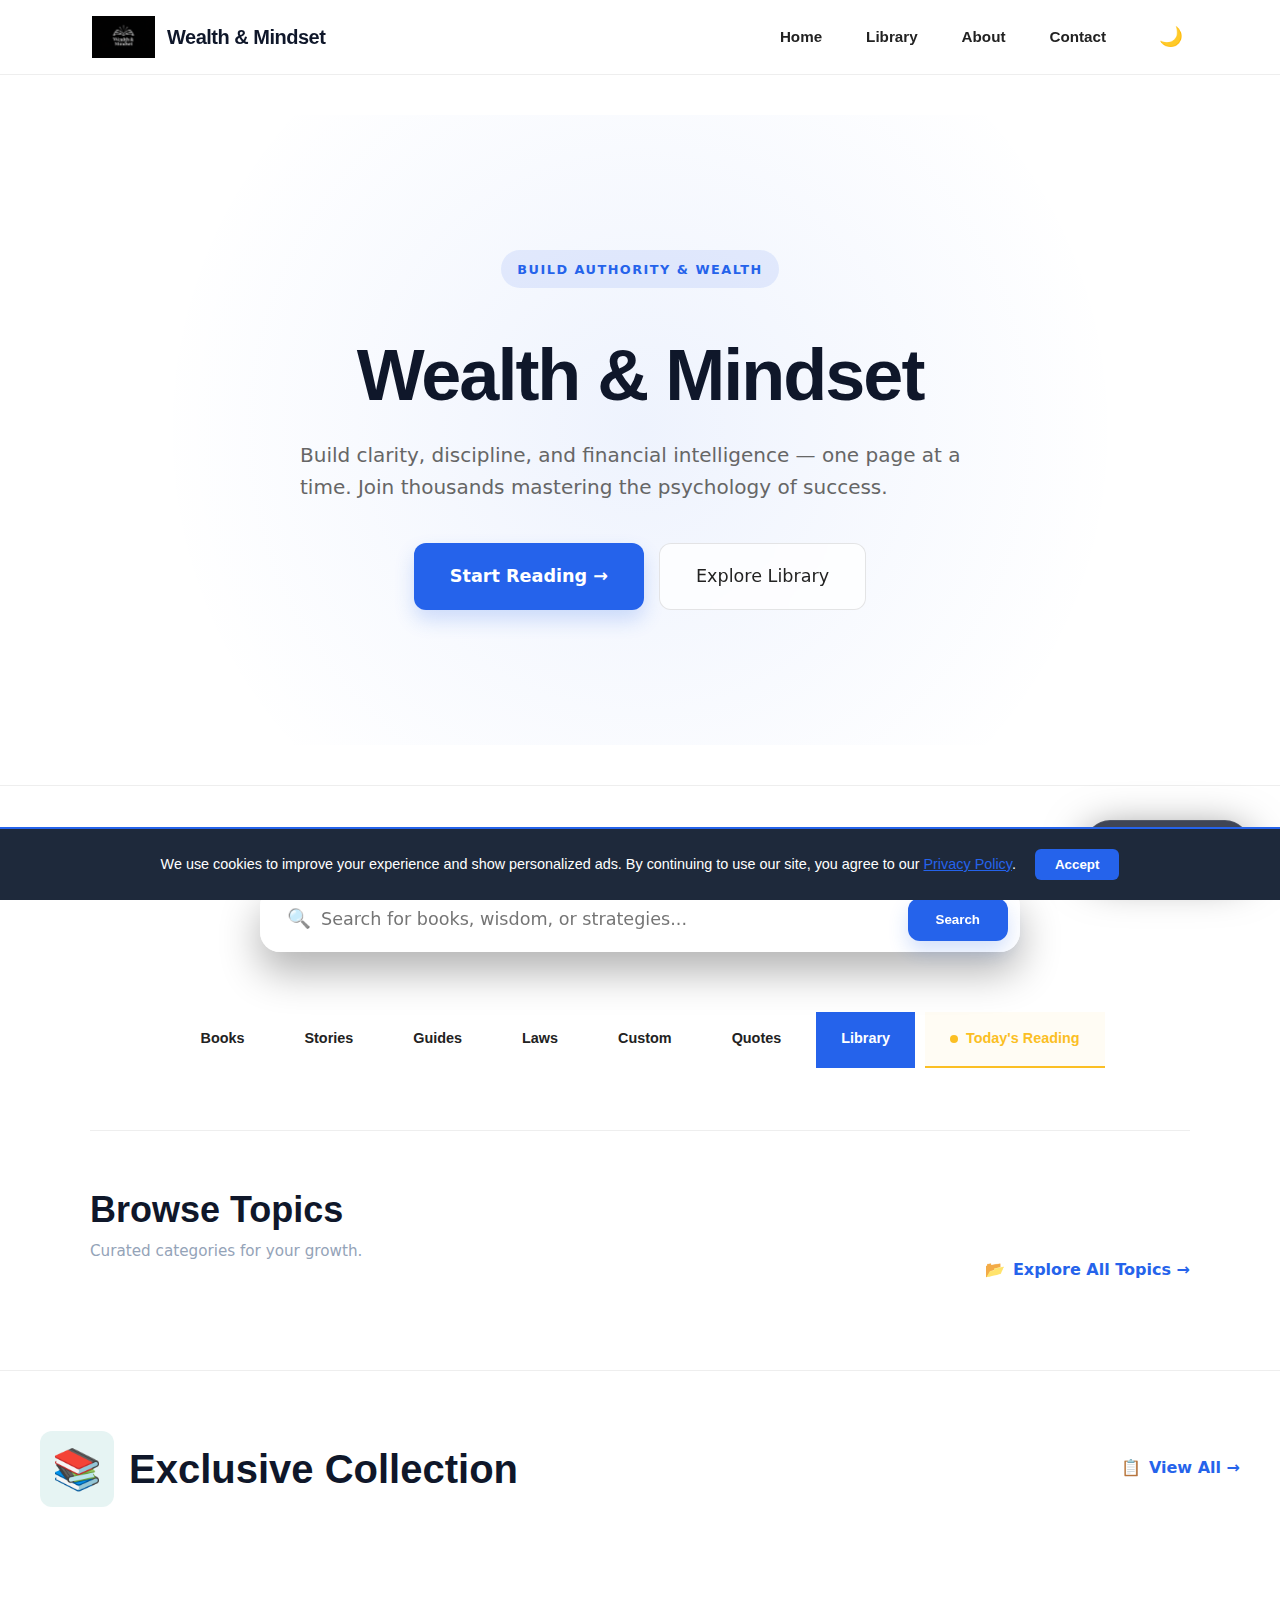
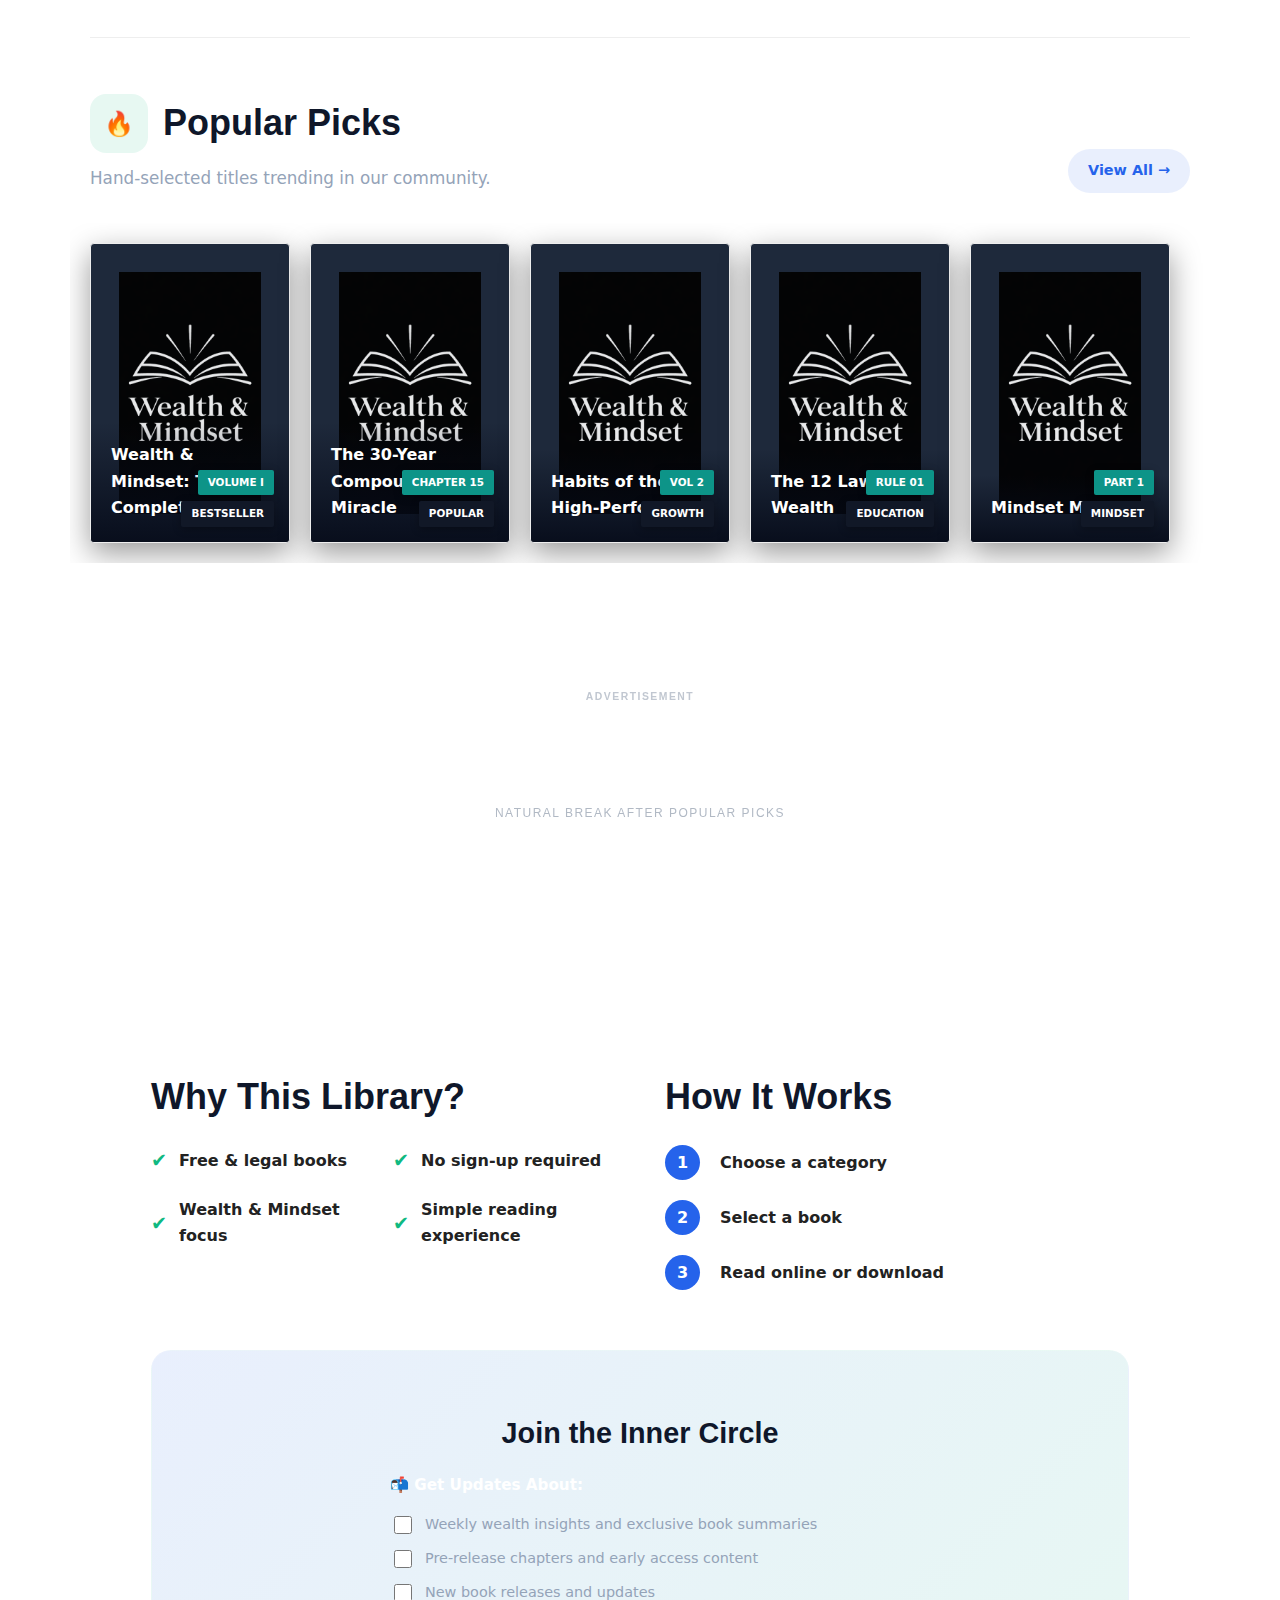
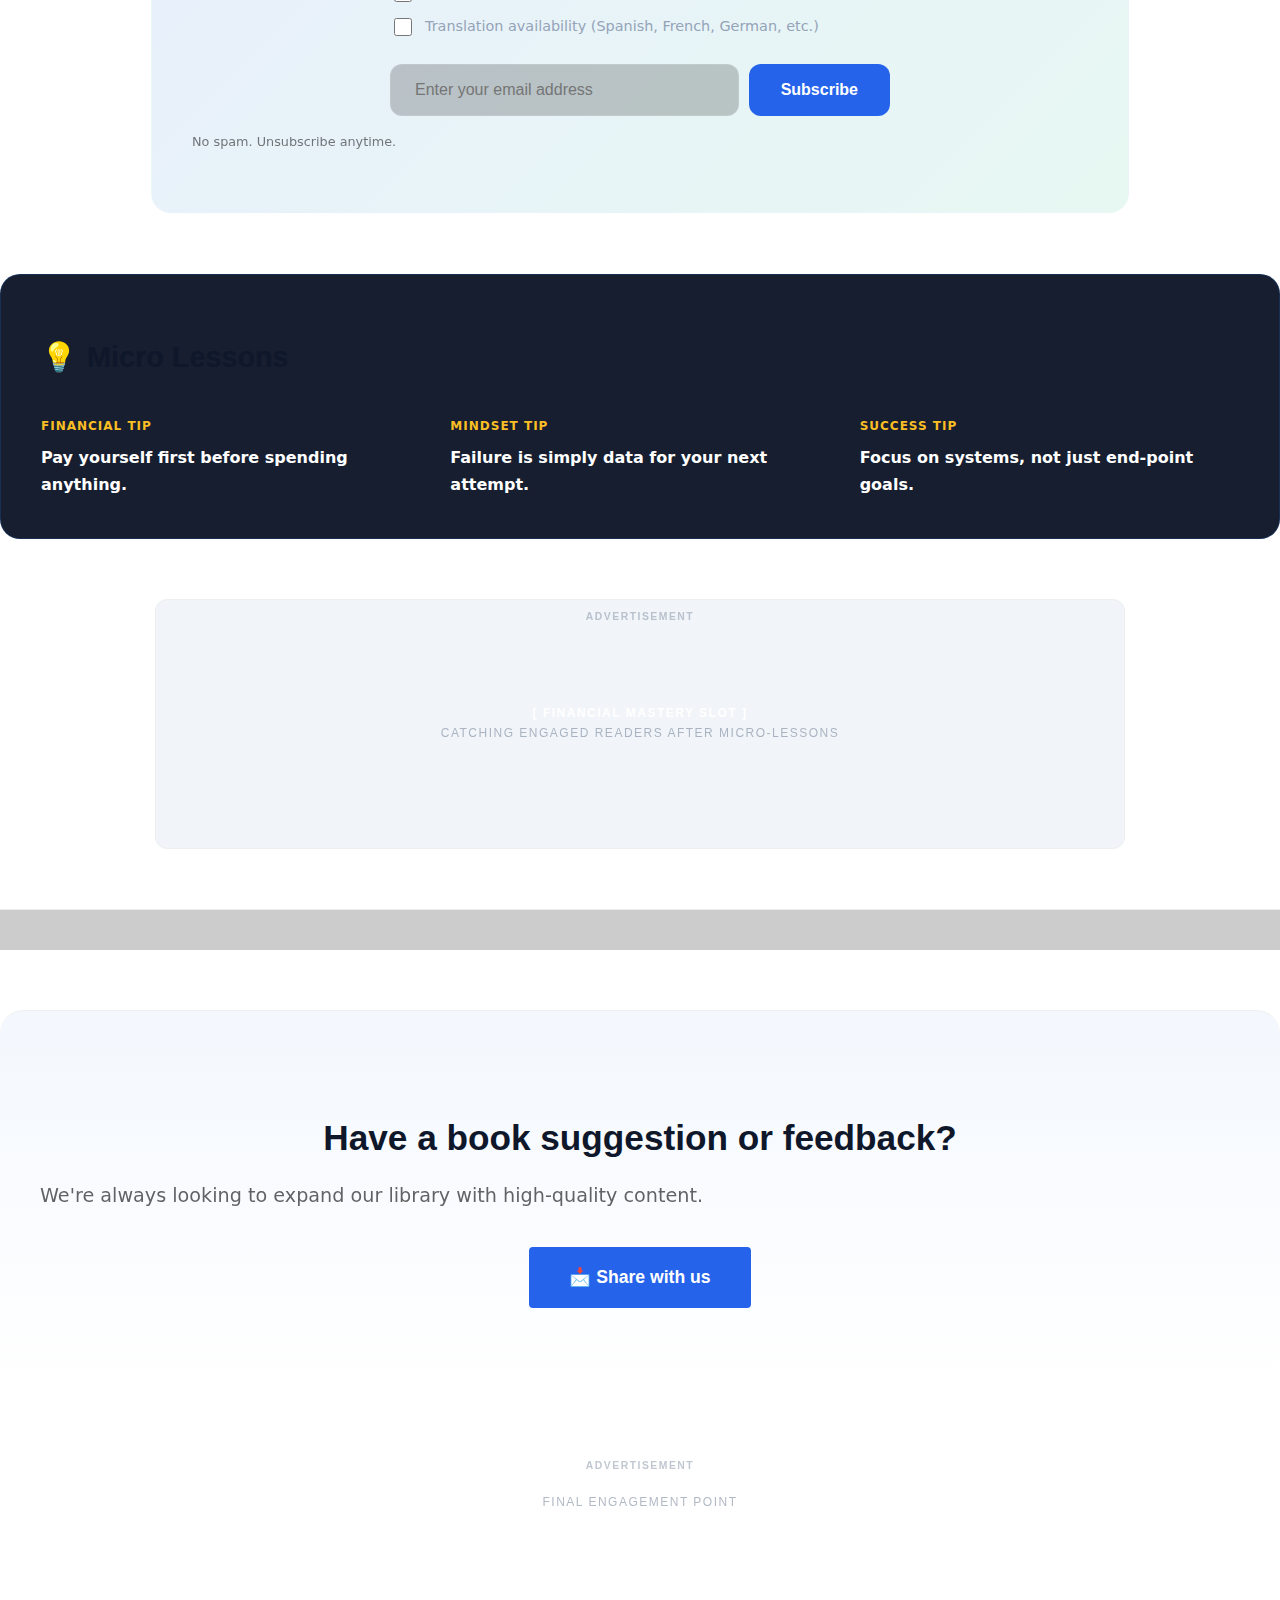
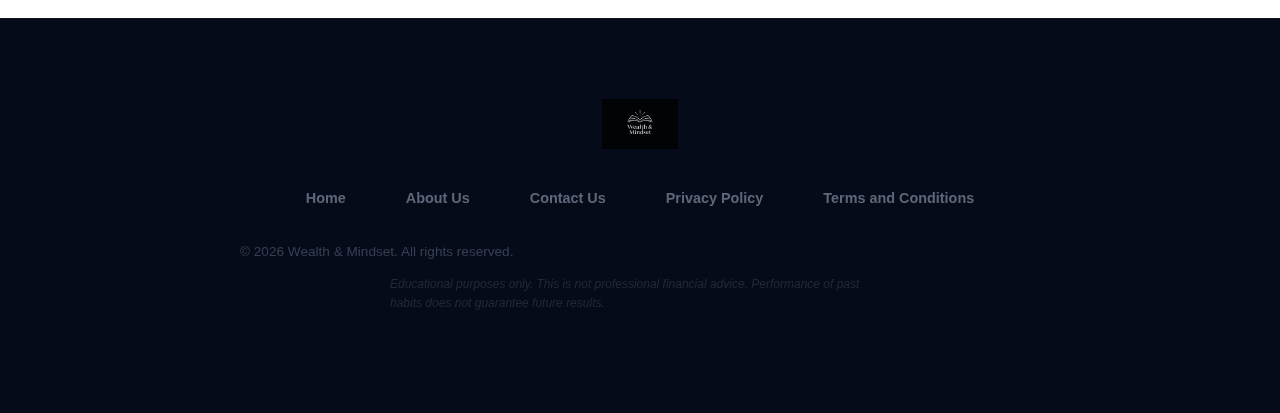
<file: index.html>
<!DOCTYPE html>
<html lang="en">

<head>
  <meta charset="UTF-8">
  <meta name="viewport" content="width=device-width, initial-scale=1.0">
  <title>Wealth & Mindset - The Complete Guide</title>
  <meta name="description"
    content="A premium guide to financial independence, self-discipline, and the psychology of success. Read chapters online for free.">
  <link rel="preconnect" href="https://fonts.googleapis.com">
  <link rel="preconnect" href="https://fonts.gstatic.com" crossorigin>
  <link href="https://fonts.googleapis.com/css2?family=Inter:wght@400;600;700;800&family=Georgia&display=swap"
    rel="stylesheet">
  <link rel="stylesheet" href="css/style.css">
  <!-- Security: Content Security Policy -->
  <meta http-equiv="Content-Security-Policy"
    content="default-src 'self'; script-src 'self' 'unsafe-inline' https://fonts.googleapis.com https://nlgdthlwmagvjvzrubif.supabase.co https://cdnjs.cloudflare.com https://cdn.jsdelivr.net; style-src 'self' 'unsafe-inline' https://fonts.googleapis.com https://cdnjs.cloudflare.com; img-src 'self' data: https:; connect-src 'self' https://nlgdthlwmagvjvzrubif.supabase.co wss://nlgdthlwmagvjvzrubif.supabase.co https://api.ipify.org https://cdnjs.cloudflare.com; font-src 'self' https://fonts.gstatic.com https://cdnjs.cloudflare.com; media-src 'self' https://www.soundjay.com; frame-src 'self'; object-src 'none';">

  <!-- Supabase SDK -->
  <script src="js/lib/supabase-js.js" defer></script>
  <script src="js/supabase-config.js" defer></script>
  <script src="js/image-utils.js" defer></script>
  <script src="js/popup.js" defer></script>
</head>
<script>
  (function () {
    const t = localStorage.getItem('theme') || (window.matchMedia('(prefers-color-scheme: dark)').matches ? 'dark' : 'light');
    if (t === 'dark') document.documentElement.classList.add('dark-mode');
  })();
</script>

<body>
  <header class="site-header">
    <div
      style="max-width: var(--max-width); width: 100%; margin: 0 auto; display: flex; justify-content: space-between; align-items: center; padding: 0 var(--spacing-unit); box-sizing: border-box;">
      <div class="logo"><a href="index.html"><img src="assets/logo-new.png" alt="Wealth & Mindset" class="logo-img"
            loading="eager" decoding="sync"><span>Wealth & Mindset</span></a></div>
      <nav><a href="index.html">Home</a><a href="books.html">Library</a><a href="about.html"
          class="nav-about">About</a><a href="contact.html" class="nav-contact">Contact</a><button id="theme-toggle"
          class="theme-toggle" aria-label="Toggle theme">🌙</button><button class="mobile-menu-toggle"
          id="mobile-menu-btn" aria-label="Open menu">⋮</button></nav>
    </div>
  </header><!-- Mobile Menu Overlay -->
  <div class="menu-backdrop" id="menu-backdrop"></div>
  <div class="mobile-menu-overlay" id="mobile-menu-overlay">
    <div class="mobile-menu-header"><button class="close-mobile-menu" id="close-mobile-menu">×</button></div>
    <nav class="mobile-nav-links"><a href="index.html">Home</a><a href="books.html">Library</a><a
        href="about.html">About</a><a href="contact.html">Contact</a></nav>
  </div>
  <script src="js/script.js" defer></script><audio id="bg-music" loop preload="auto">
    <!-- <source src="https://www.soundjay.com/nature/rain-07.mp3" type="audio/mpeg"> -->
  </audio><!-- Music Control Toggle --><button class="music-control" id="music-toggle" onclick="toggleMusic()"><span
      class="music-status-text">Rain Ambient</span>
    <div class="icon">🌧️</div>
  </button>
  <main class="site-main"><!-- Hero Section -->
    <section class="hero-section"
      style="min-height: 70vh; display: flex; align-items: center; background: radial-gradient(circle at center, rgba(37, 99, 235, 0.08) 0%, transparent 70%);">
      <div class="hero-container" style="max-width: 900px; margin: 0 auto; text-align: center; padding: 60px 20px;">
        <div class="hero-content" style="max-width: 680px; margin: 0 auto;">
          <div
            style="display: inline-block; padding: 6px 16px; background: rgba(37, 99, 235, 0.1); border-radius: 100px; margin-bottom: 24px;">
            <span
              style="color: var(--color-accent); font-size: 0.8rem; font-weight: 800; letter-spacing: 1.5px; text-transform: uppercase;">Build
              Authority & Wealth</span>
          </div>
          <h1 id="hero-title"
            style="font-size: clamp(2.5rem, 6vw, 4.5rem); line-height: 1.1; font-weight: 900; color: var(--color-heading); margin-bottom: 1.5rem; letter-spacing: -2px;">
            Wealth & Mindset
          </h1>
          <p id="hero-subtitle" style="font-size: 1.25rem; line-height: 1.6; color: #666; margin-bottom: 2.5rem;">
            Build clarity, discipline, and financial intelligence — one page at a time. Join thousands mastering the
            psychology of success.
          </p>
          <div class="hero-cta" style="display: flex; gap: 15px; justify-content: center; flex-wrap: wrap;">
            <a href="books.html" class="btn-primary"
              style="padding: 18px 36px; border-radius: 12px; font-size: 1.1rem; box-shadow: 0 10px 20px rgba(37, 99, 235, 0.2);">Start
              Reading →</a>
            <a href="books.html" class="glass"
              style="padding: 18px 36px; border-radius: 12px; font-size: 1.1rem; color: var(--color-text); border: 1px solid rgba(0,0,0,0.1);">Explore
              Library</a>
          </div>
        </div>
      </div>
    </section>
    <!-- NEW: Image 1 Manager Layout -->
    <section style="max-width: var(--max-width); margin: 0 auto 60px; padding: 0 20px;">
      <div id="home-image-layout-1"
        style="display: flex; gap: 20px; justify-content: center; flex-wrap: wrap; padding: 20px;">
        <!-- Images injected via JS -->
      </div>
    </section>
    <!-- Search Bar Section -->
    <div class="home-search-container" style="max-width: 800px; margin: 0 auto 60px;">
      <div class="glass home-search-box"
        style="position: relative; border-radius: 20px; padding: 6px; display: flex; align-items: center; gap: 10px; box-shadow: 0 20px 40px rgba(0,0,0,0.3); border: 1px solid rgba(255,255,255,0.1);">
        <span class="search-icon"
          style="padding-left: 20px; font-size: 1.2rem; opacity: 0.7; color: var(--color-text);">🔍</span><input
          type="text" class="search-input" placeholder="Search for books, wisdom, or strategies..."
          style="flex: 1; background: transparent; border: none; color: var(--color-text); padding: 16px 0; font-size: 1.1rem; outline: none; font-family: var(--font-primary); font-weight: 500;"><button
          class="search-btn hover-lift"
          style="background: var(--color-accent); border: none; color: #fff; padding: 14px 28px; border-radius: 12px; font-weight: 700; margin-right: 5px; cursor: pointer; transition: 0.3s; box-shadow: 0 10px 20px rgba(37, 99, 235, 0.2);">Search</button>
      </div>
    </div>
    <!-- Content Categories Tabs -->
    <div class="chapters-tabs-outer"
      style="overflow-x: auto; margin-bottom: 60px; border-bottom: 1px solid rgba(255,255,255,0.05); scrollbar-width: none;">
      <div class="chapters-tabs-container" id="home-category-tabs"
        style="display: flex; justify-content: center; gap: 10px; min-width: max-content; padding-bottom: 2px;"><a
          href="books.html?filter=book" class="chapter-tab-link">Books</a><a href="books.html?filter=story"
          class="chapter-tab-link">Stories</a><a href="books.html?filter=guide" class="chapter-tab-link">Guides</a><a
          href="books.html?filter=laws" class="chapter-tab-link">Laws</a><a href="books.html?filter=custom"
          class="chapter-tab-link">Custom</a><a href="books.html?filter=quotes" class="chapter-tab-link">Quotes</a><a
          href="books.html" class="chapter-tab-link browse-all hover-lift">Library</a><a href="#"
          onclick="openDailyModal(); return false;" class="chapter-tab-link highlight-tab"><span
            style="display: flex; align-items: center; gap: 8px;"><span class="pulse-icon"
              style="width: 8px; height: 8px; background: #fbbf24; border-radius: 50%;"></span>Today's Reading
          </span></a>
      </div>
    </div>
    <style>
      .chapters-tabs-outer::-webkit-scrollbar {
        display: none;
      }

      .chapter-tab-link {
        text-decoration: none;
        color: var(--color-text);
        padding: 15px 25px;
        display: block;
        font-weight: 700;
        font-family: var(--font-heading);
        font-size: 0.9rem;
        transition: all 0.2s;
        border-bottom: 2px solid transparent;
        margin-bottom: -1px;
        white-space: nowrap;
      }

      .chapter-tab-link:hover {
        color: var(--color-heading);
        background: var(--color-secondary-bg);
      }

      .chapter-tab-link.browse-all {
        background: var(--color-accent);
        color: #fff;
        /* White is fine here as background is accent blue */
        border-bottom: none;
      }

      .chapter-tab-link.browse-all:hover {
        background: #1a73e8;
        transform: none;
      }

      .chapter-tab-link.highlight-tab {
        color: #fbbf24;
        border-bottom-color: #fbbf24;
        background: rgba(251, 191, 36, 0.05);
      }

      .chapter-tab-link.highlight-tab:hover {
        background: rgba(251, 191, 36, 0.1);
        color: var(--color-heading);
      }

      @keyframes pulse {
        0% {
          transform: scale(1);
          opacity: 1;
        }

        50% {
          transform: scale(1.5);
          opacity: 0.5;
        }

        100% {
          transform: scale(1);
          opacity: 1;
        }
      }

      .pulse-icon {
        animation: pulse 2s infinite;
      }
    </style>
    <!-- Categories / Topics Section -->
    <section class="section-container">
      <div
        style="display: flex; justify-content: space-between; align-items: flex-end; margin-bottom: 30px; flex-wrap: wrap; gap: 20px;">
        <div>
          <h2 style="font-size: var(--font-size-h3); margin: 0; color: var(--color-heading);">Browse Topics</h2>
          <p style="color: #94a3b8; font-size: 0.95rem; margin-top: 5px;">Curated categories for your growth.</p>
        </div>
        <a href="books.html"
          style="color: var(--color-accent); font-weight: 700; text-decoration: none; display: flex; align-items: center; gap: 8px;"><span>📂</span>Explore
          All Topics → </a>
      </div>
      <div id="topics-container"
        style="display: grid; grid-template-columns: repeat(auto-fit, minmax(clamp(250px, 30%, 400px), 1fr)); gap: 24px;">
        <!-- Dynamic Topics injected here -->
      </div>
    </section>

    <!-- Exclusive Premium Collection Scroll -->
    <section class="premium-collection-section">
      <div class="collection-header">
        <h2
          style="font-size: 2.5rem; margin: 0; display: flex; align-items: center; gap: 15px; color: var(--color-heading);">
          <span style="background: rgba(13, 148, 136, 0.1); padding: 12px; border-radius: 12px;">📚</span>
          Exclusive
          Collection
        </h2>
        <a href="#" onclick="openSectionModal('exclusive'); return false;"
          style="color: var(--color-accent); font-weight: 700; text-decoration: none; display: flex; align-items: center; gap: 8px;">
          <span>📋</span> View All →
        </a>
      </div>

      <div class="scroll-wrapper">
        <button class="scroll-nav-btn prev" id="collection-prev" aria-label="Scroll left">❮</button>
        <button class="scroll-nav-btn next" id="collection-next" aria-label="Scroll right">❯</button>
        <div class="book-scroll-container" id="exclusive-scroll-container">
          <!-- Dynamic Content injected here -->
        </div>
      </div>
    </section>

    <script>
      document.addEventListener('DOMContentLoaded', () => {
        const scrollContainer = document.getElementById('collection-scroll');
        const prevBtn = document.getElementById('collection-prev');
        const nextBtn = document.getElementById('collection-next');

        if (scrollContainer && prevBtn && nextBtn) {
          nextBtn.onclick = () => {
            const scrollAmount = scrollContainer.clientWidth * 0.8;
            scrollContainer.scrollBy({ left: scrollAmount, behavior: 'smooth' });
          };
          prevBtn.onclick = () => {
            const scrollAmount = scrollContainer.clientWidth * 0.8;
            scrollContainer.scrollBy({ left: -scrollAmount, behavior: 'smooth' });
          };
        }
      });
    </script>

    <!-- Recommended Book for this month (NEW) -->
    <section class="section-container" id="recommended-section" style="display: none; margin-bottom: 80px;">
      <div
        style="display: flex; justify-content: space-between; align-items: flex-end; margin-bottom: 30px; flex-wrap: wrap; gap: 20px;">
        <div>
          <h2
            style="font-size: 2.25rem; margin: 0; display: flex; align-items: center; gap: 15px; color: var(--color-heading); font-weight: 800;">
            <span
              style="background: rgba(251, 191, 36, 0.1); padding: 14px; border-radius: 16px; font-size: 1.5rem;">⭐</span>
            Recommended for this month
          </h2>
          <p style="margin: 12px 0 0; color: #94a3b8; font-size: 1.05rem;">Our top pick to help you master wealth and
            mindset this month.</p>
        </div>
      </div>

      <div id="recommended-book-container" class="glass"
        style="display: flex; gap: 40px; padding: 40px; border-radius: 24px; align-items: center; flex-wrap: wrap;">
        <!-- Content injected via JS -->
      </div>
    </section>

    <!-- Popular / Featured Books Section -->
    <section class="section-container">
      <div
        style="display: flex; justify-content: space-between; align-items: flex-end; margin-bottom: 30px; flex-wrap: wrap; gap: 20px;">
        <div>
          <h2
            style="font-size: 2.25rem; margin: 0; display: flex; align-items: center; gap: 15px; color: var(--color-heading); font-weight: 800;">
            <span
              style="background: rgba(16, 185, 129, 0.1); padding: 14px; border-radius: 16px; font-size: 1.5rem;">🔥</span>
            Popular Picks
          </h2>
          <p style="margin: 12px 0 0; color: #94a3b8; font-size: 1.05rem;">Hand-selected titles trending in our
            community.</p>
        </div>
        <a href="#" onclick="openSectionModal('popular'); return false;" class="hover-lift"
          style="color: var(--color-accent); font-weight: 700; text-decoration: none; display: flex; align-items: center; gap: 8px; background: rgba(37, 99, 235, 0.1); padding: 10px 20px; border-radius: 100px; font-size: 0.9rem;">
          View All →
        </a>
      </div>

      <div class="section-scroll-wrapper">
        <button class="row-nav-btn prev" onclick="scrollRow('popular-scroll', -1)">❮</button>
        <button class="row-nav-btn next" onclick="scrollRow('popular-scroll', 1)">❯</button>
        <div class="horizontal-scroll-list" id="popular-scroll">
          <!-- Book 1 -->
          <div class="premium-book-card" onclick="window.location.href='book-detail.html?id=wm-guide'">
            <img src="assets/logo-new.png" alt="Wealth & Mindset" loading="lazy">
            <div class="badge-container">
              <span class="chapter-badge">VOLUME I</span>
              <span class="volume-badge">BESTSELLER</span>
            </div>
            <div class="item-overlay"
              style="position: absolute; bottom: 0; left: 0; right: 0; padding: 20px; background: linear-gradient(transparent, rgba(6, 11, 25, 0.9)); color: #fff;">
              <h4 style="margin: 0; font-size: 1rem; font-weight: 700;">Wealth & Mindset: The Complete Guide</h4>
            </div>
          </div>
          <!-- Book 2 -->
          <div class="premium-book-card" onclick="window.location.href='book-detail.html?id=compounding-miracle'">
            <img src="assets/logo-new.png" alt="The Compounding Miracle"
              style="background: radial-gradient(circle at center, #1e1b4b 0%, #0f172a 100%);" loading="lazy">
            <div class="badge-container">
              <span class="chapter-badge">CHAPTER 15</span>
              <span class="volume-badge">POPULAR</span>
            </div>
            <div class="item-overlay"
              style="position: absolute; bottom: 0; left: 0; right: 0; padding: 20px; background: linear-gradient(transparent, rgba(6, 11, 25, 0.9)); color: #fff;">
              <h4 style="margin: 0; font-size: 1rem; font-weight: 700;">The 30-Year Compounding Miracle</h4>
            </div>
          </div>
          <!-- Book 3 -->
          <div class="premium-book-card" onclick="window.location.href='books.html'">
            <img src="assets/logo-new.png" alt="Habits"
              style="background: radial-gradient(circle at center, #312e81 0%, #1e1b4b 100%);">
            <div class="badge-container">
              <span class="chapter-badge">VOL 2</span>
              <span class="volume-badge">GROWTH</span>
            </div>
            <div class="item-overlay"
              style="position: absolute; bottom: 0; left: 0; right: 0; padding: 20px; background: linear-gradient(transparent, rgba(6, 11, 25, 0.9)); color: #fff;">
              <h4 style="margin: 0; font-size: 1rem; font-weight: 700;">Habits of the High-Performing</h4>
            </div>
          </div>
          <!-- Book 4 -->
          <div class="premium-book-card" onclick="window.location.href='books.html'">
            <img src="assets/logo-new.png" alt="Laws"
              style="background: radial-gradient(circle at center, #111827 0%, #020617 100%);">
            <div class="badge-container">
              <span class="chapter-badge">RULE 01</span>
              <span class="volume-badge">EDUCATION</span>
            </div>
            <div class="item-overlay"
              style="position: absolute; bottom: 0; left: 0; right: 0; padding: 20px; background: linear-gradient(transparent, rgba(6, 11, 25, 0.9)); color: #fff;">
              <h4 style="margin: 0; font-size: 1rem; font-weight: 700;">The 12 Laws of Wealth</h4>
            </div>
          </div>
          <!-- Book 5 -->
          <div class="premium-book-card" onclick="window.location.href='books.html'">
            <img src="assets/logo-new.png" alt="Mindset Mastery"
              style="background: radial-gradient(circle at center, #1e293b 0%, #0f172a 100%);">
            <div class="badge-container">
              <span class="chapter-badge">PART 1</span>
              <span class="volume-badge">MINDSET</span>
            </div>
            <div class="item-overlay"
              style="position: absolute; bottom: 0; left: 0; right: 0; padding: 20px; background: linear-gradient(transparent, rgba(6, 11, 25, 0.9)); color: #fff;">
              <h4 style="margin: 0; font-size: 1rem; font-weight: 700;">Mindset Mastery</h4>
            </div>
          </div>
        </div>
      </div>
    </section>

    <div class="ad-container ad-wide glass">
      <div style="font-weight: 800; color: #fff;">[ Trending Resource Slot ]</div>
      <div style="font-size: 0.75rem; opacity: 0.5;">Natural break after popular picks</div>
    </div>


    <section class="section-container info-section-grid"
      style="display: grid; grid-template-columns: repeat(auto-fit, minmax(clamp(280px, 45%, 600px), 1fr)); gap: clamp(30px, 5vw, 50px); align-items: start; background: rgba(255,255,255,0.02); padding: clamp(24px, 5vw, 60px); border-radius: 24px; border: 1px solid rgba(255,255,255,0.05); box-sizing: border-box;">
      <div>
        <h2 style="font-size: var(--font-size-h3); margin-bottom: 25px;">Why This Library?</h2>
        <div style="display: grid; grid-template-columns: repeat(auto-fit, minmax(200px, 1fr)); gap: 20px;">
          <div style="display: flex; align-items: center; gap: 12px;">
            <span style="color: #10b981; font-weight: 800; font-size: 1.2rem;">✔</span>
            <span style="font-weight: 600;">Free & legal books</span>
          </div>
          <div style="display: flex; align-items: center; gap: 12px;">
            <span style="color: #10b981; font-weight: 800; font-size: 1.2rem;">✔</span>
            <span style="font-weight: 600;">No sign-up required</span>
          </div>
          <div style="display: flex; align-items: center; gap: 12px;">
            <span style="color: #10b981; font-weight: 800; font-size: 1.2rem;">✔</span>
            <span style="font-weight: 600;">Wealth & Mindset focus</span>
          </div>
          <div style="display: flex; align-items: center; gap: 12px;">
            <span style="color: #10b981; font-weight: 800; font-size: 1.2rem;">✔</span>
            <span style="font-weight: 600;">Simple reading experience</span>
          </div>
        </div>
      </div>

      <div>
        <h2 style="font-size: var(--font-size-h3); margin-bottom: 25px;">How It Works</h2>
        <div style="display: flex; flex-direction: column; gap: 20px;">
          <div style="display: flex; gap: 20px; align-items: center;">
            <span
              style="background: var(--color-accent); width: 35px; height: 35px; display: flex; align-items: center; justify-content: center; border-radius: 50%; color: #fff; font-weight: 800; flex-shrink: 0;">1</span>
            <p style="margin: 0; font-weight: 600;">Choose a category</p>
          </div>
          <div style="display: flex; gap: 20px; align-items: center;">
            <span
              style="background: var(--color-accent); width: 35px; height: 35px; display: flex; align-items: center; justify-content: center; border-radius: 50%; color: #fff; font-weight: 800; flex-shrink: 0;">2</span>
            <p style="margin: 0; font-weight: 600;">Select a book</p>
          </div>
          <div style="display: flex; gap: 20px; align-items: center;">
            <span
              style="background: var(--color-accent); width: 35px; height: 35px; display: flex; align-items: center; justify-content: center; border-radius: 50%; color: #fff; font-weight: 800; flex-shrink: 0;">3</span>
            <p style="margin: 0; font-weight: 600;">Read online or download</p>
          </div>
        </div>
      </div>

      <!-- Email Subscription (Full Width) -->
      <div
        style="grid-column: 1 / -1; background: linear-gradient(135deg, rgba(37, 99, 235, 0.1), rgba(16, 185, 129, 0.1)); padding: 40px; border-radius: 20px; border: 1px solid rgba(255,255,255,0.1); text-align: center; margin-top: 10px;">
        <h3 style="font-size: 1.8rem; margin-bottom: 20px; color: var(--color-heading);">Join the Inner Circle</h3>

        <!-- Preferences Section -->
        <div style="max-width: 500px; margin: 0 auto 25px;">
          <p style="color: #fff; font-weight: 600; font-size: 0.95rem; margin-bottom: 15px; text-align: left;">📬 Get
            Updates About:</p>
          <div style="display: flex; flex-direction: column; gap: 10px; text-align: left;">
            <label
              style="display: flex; align-items: center; gap: 10px; cursor: pointer; color: #94a3b8; font-size: 0.9rem;">
              <input type="checkbox" style="width: 18px; height: 18px; cursor: pointer; accent-color: #3b82f6;">
              <span>Weekly wealth insights and exclusive book summaries</span>
            </label>
            <label
              style="display: flex; align-items: center; gap: 10px; cursor: pointer; color: #94a3b8; font-size: 0.9rem;">
              <input type="checkbox" style="width: 18px; height: 18px; cursor: pointer; accent-color: #3b82f6;">
              <span>Pre-release chapters and early access content</span>
            </label>
            <label
              style="display: flex; align-items: center; gap: 10px; cursor: pointer; color: #94a3b8; font-size: 0.9rem;">
              <input type="checkbox" style="width: 18px; height: 18px; cursor: pointer; accent-color: #3b82f6;">
              <span>New book releases and updates</span>
            </label>
            <label
              style="display: flex; align-items: center; gap: 10px; cursor: pointer; color: #94a3b8; font-size: 0.9rem;">
              <input type="checkbox" style="width: 18px; height: 18px; cursor: pointer; accent-color: #3b82f6;">
              <span>Translation availability (Spanish, French, German, etc.)</span>
            </label>
          </div>
        </div>

        <form onsubmit="event.preventDefault(); alert('Thank you for subscribing! We will be in touch soon.');"
          style="display: flex; gap: 10px; max-width: 500px; margin: 0 auto; flex-wrap: wrap;">
          <input type="email" placeholder="Enter your email address" required
            style="flex: 1; min-width: 250px; padding: 16px 24px; border-radius: 12px; border: 1px solid rgba(255,255,255,0.1); background: rgba(0,0,0,0.2); color: #fff; font-size: 1rem; outline: none; transition: 0.3s;">
          <button type="submit" class="btn-primary hover-lift"
            style="padding: 16px 32px; border-radius: 12px; font-weight: 700; border: none; cursor: pointer; font-size: 1rem;">Subscribe</button>
        </form>
        <p style="font-size: 0.8rem; opacity: 0.6; margin-top: 15px;">No spam. Unsubscribe anytime.</p>
      </div>
    </section>



    <!-- DYNAMIC CUSTOM SECTIONS CONTAINER -->
    <div id="dynamic-home-sections"></div>


    <!-- 💡 Micro Lessons / Tips Section -->
    <section
      style="margin-bottom: 60px; padding: 40px; background: #161e2f; border-radius: 20px; border: 1px solid rgba(26, 115, 232, 0.2);">
      <h2
        style="font-size: 1.8rem; color: var(--color-heading); margin-bottom: 25px; display: flex; align-items: center; gap: 10px;">
        <span style="color: #fbbf24;">💡</span> Micro Lessons
      </h2>
      <div style="display: grid; grid-template-columns: repeat(auto-fit, minmax(200px, 1fr)); gap: 30px;">
        <div>
          <h4 id="tip-head-1"
            style="color: #fbbf24; margin-bottom: 8px; text-transform: uppercase; letter-spacing: 1px; font-size: 0.75rem;">
            Financial Tip</h4>
          <p id="tip-content-1" style="margin: 0; font-weight: 600; color: #fff;">Pay yourself first before
            spending
            anything.</p>
        </div>
        <div>
          <h4 id="tip-head-2"
            style="color: #fbbf24; margin-bottom: 8px; text-transform: uppercase; letter-spacing: 1px; font-size: 0.75rem;">
            Mindset Tip</h4>
          <p id="tip-content-2" style="margin: 0; font-weight: 600; color: #fff;">Failure is simply data for your
            next
            attempt.</p>
        </div>
        <div>
          <h4 id="tip-head-3"
            style="color: #fbbf24; margin-bottom: 8px; text-transform: uppercase; letter-spacing: 1px; font-size: 0.75rem;">
            Success Tip</h4>
          <p id="tip-content-3" style="margin: 0; font-weight: 600; color: #fff;">Focus on systems, not just
            end-point
            goals.</p>
        </div>
      </div>
    </section>

    <div class="ad-container ad-wide">
      <div style="font-weight: 800; color: #fff;">[ Financial Mastery Slot ]</div>
      <div style="font-size: 0.75rem; opacity: 0.5;">Catching engaged readers after micro-lessons</div>
    </div>



    <!-- 🖼️ Gallery Marquee Section (Moving Images) -->
    <section class="gallery-marquee-outer"
      style="margin-bottom: 60px; overflow: hidden; position: relative; padding: 20px 0; background: rgba(0,0,0,0.2);">
      <div class="marquee-track" id="bottom-banner-marquee"
        style="display: flex; gap: 20px; width: max-content; animation: scrollMarquee 30s linear infinite;">
        <!-- Dynamic content will load here -->
      </div>

      <style>
        .marquee-track {
          transform: translate3d(0, 0, 0);
          /* Force GPU acceleration */
          will-change: transform;
        }

        @keyframes scrollMarquee {
          0% {
            transform: translate3d(0, 0, 0);
          }

          100% {
            transform: translate3d(calc(-50% - 10px), 0, 0);
            /* Scroll half the duplicated width */
          }
        }

        .gallery-marquee-outer:hover .marquee-track {
          animation-play-state: paused;
        }
      </style>
    </section>

    <!-- 7️⃣ Feedback Section -->
    <section
      style="text-align: center; padding: 80px 40px; background: linear-gradient(rgba(26, 115, 232, 0.05), transparent); border-radius: 24px; margin-bottom: 60px;">
      <h2 style="font-size: 2.2rem; margin-bottom: 15px;">Have a book suggestion or feedback?</h2>
      <p style="font-size: 1.2rem; opacity: 0.7; margin-bottom: 35px;">We're always looking to expand our library
        with
        high-quality content.</p>
      <a href="contact.html" class="nav-btn primary"
        style="padding: 16px 40px; font-size: 1.1rem; display: inline-block;">📩 Share with us</a>
    </section>

    <div class="ad-container ad-top glass" style="margin-bottom: 80px;">
      <div style="font-weight: 800; color: #fff;">[ Footer Gateway Slot ]</div>
      <div style="font-size: 0.75rem; opacity: 0.5;">Final engagement point</div>
    </div>

    <!-- Main Content Area (Original content maintained below if needed) -->
    <div class="main-layout-content" style="width: 100%; max-width: 1600px; margin: 0 auto; padding: 0;">
    </div>

    </div>
  </main>

  <footer
    style="padding: clamp(40px, 8vw, 80px) var(--spacing-unit); background: #060b19; border-top: 1px solid rgba(255,255,255,0.05); text-align: center;">
    <img src="assets/logo-new.png" alt="Wealth & Mindset" class="footer-logo"
      style="height: 50px; margin-bottom: 30px; filter: grayscale(1) opacity(0.8);">
    <div class="footer-links"
      style="display: flex; justify-content: center; gap: clamp(15px, 3vw, 30px); flex-wrap: wrap; margin-bottom: 30px; font-weight: 600; font-size: 0.95rem;">
      <a href="index.html" style="color: #94a3b8; text-decoration: none; transition: var(--transition-smooth);">Home</a>
      <a href="about.html" style="color: #94a3b8; text-decoration: none; transition: var(--transition-smooth);">About
        Us</a>
      <a href="contact.html"
        style="color: #94a3b8; text-decoration: none; transition: var(--transition-smooth);">Contact Us</a>
      <a href="privacy.html"
        style="color: #94a3b8; text-decoration: none; transition: var(--transition-smooth);">Privacy Policy</a>
      <a href="terms.html" style="color: #94a3b8; text-decoration: none; transition: var(--transition-smooth);">Terms
        and Conditions</a>
    </div>
    <div style="max-width: 800px; margin: 0 auto;">
      <p class="copyright" style="color: #64748b; font-size: 0.85rem; margin-bottom: 10px;">&copy; 2026 Wealth &
        Mindset. All rights reserved.</p>
      <p class="disclaimer" style="color: #475569; font-size: 0.75rem; line-height: 1.6; font-style: italic;">
        Educational purposes only. This is not professional financial advice. Performance of past habits does not
        guarantee future results.</p>
    </div>
  </footer>

  <script src="js/script.js"></script>

</body>

<!-- SECTION LIST MODAL -->
<div id="section-modal" class="daily-modal-overlay">
  <div class="daily-modal-content" style="max-width: 900px; width: 95%; flex-direction: column;">
    <!-- Section Header -->
    <div class="daily-header"
      style="flex-direction: row; align-items: center; justify-content: space-between; border-bottom: 1px solid rgba(255,255,255,0.05); padding-bottom: 20px;">
      <div>
        <span class="daily-badge" id="section-modal-badge" style="background: var(--color-accent); color: white;">📚
          Collection</span>
        <h2 id="section-modal-title" style="margin-top: 10px;">Popular Picks</h2>
      </div>
      <button class="close-modal-btn" onclick="closeSectionModal()" style="position: static; margin: 0;">×</button>
    </div>

    <!-- Scrollable List -->
    <div class="daily-body" style="padding-top: 20px; overflow-y: auto; flex: 1;">
      <div id="section-modal-grid"
        style="display: grid; grid-template-columns: repeat(auto-fill, minmax(240px, 1fr)); gap: 24px; padding-bottom: 30px;">
        <!-- Items injected via JS -->
        <div class="premium-book-card">
          <div
            style="height: 280px; background: rgba(255,255,255,0.05); border-radius: 12px; display: flex; align-items: center; justify-content: center;">
            <span style="opacity: 0.5;">Loading...</span>
          </div>
        </div>
      </div>
    </div>
  </div>
</div>

<!-- DAILY MINDSET MODAL -->
<div id="daily-modal" class="daily-modal-overlay">
  <div class="daily-modal-content">

    <!-- SIDEBAR ARCHIVE -->
    <div class="daily-sidebar">
      <div class="sidebar-header">
        <h4>Archive</h4>
        <span class="days-badge">10 Days</span>
      </div>
      <div class="archive-list" id="daily-archive-list">
        <!-- JS will populate this -->
      </div>
    </div>

    <!-- MAIN CONTENT -->
    <div class="daily-main-content">
      <button class="close-modal-btn" onclick="closeDailyModal()">×</button>

      <div class="daily-header">
        <span class="daily-badge">✨ Daily Inspiration</span>
        <h2 id="daily-date">December 31, 2025</h2>
      </div>

      <div class="daily-body">
        <h3 id="daily-title">The Compound Effect of Habits</h3>
        <div class="daily-text-content">
          <p id="daily-p1">Most people overestimate what they can do in a day and underestimate what they can do in a
            decade. Wealth
            isn't built in a single lucky break; it is the accumulation of small, seemingly insignificant choices made
            consistently over time.</p>
          <p id="daily-p2">Imagine a plane taking off from Los Angeles en route to New York. If the pilot adjusts the
            heading just 3.5
            degrees south, the plane will land in Washington, D.C., not New York. Such a small change is barely
            noticeable
            at takeoff...</p>
          <div id="daily-fade" class="text-fade"></div>
        </div>

        <button id="daily-read-more" class="btn-primary" style="width: 100%; margin-top: 20px;"
          onclick="expandDailyText()">Read Full Insight</button>
      </div>
    </div>
  </div>
</div>

<style>
  .daily-modal-overlay {
    position: fixed;
    top: 0;
    left: 0;
    width: 100%;
    height: 100%;
    background: rgba(0, 0, 0, 0.85);
    backdrop-filter: blur(12px);
    z-index: 9999;
    display: none;
    align-items: center;
    justify-content: center;
    opacity: 0;
    transition: opacity 0.3s cubic-bezier(0.4, 0, 0.2, 1);
  }

  .daily-modal-overlay.active {
    display: flex;
    opacity: 1;
  }

  .daily-modal-content {
    background: linear-gradient(145deg, #0f172a, #111827);
    width: 95%;
    max-width: 900px;
    max-height: 85vh;
    border-radius: 24px;
    border: 1px solid rgba(255, 255, 255, 0.08);
    position: relative;
    box-shadow: 0 50px 100px -20px rgba(0, 0, 0, 0.7), 0 0 30px rgba(251, 191, 36, 0.1);
    transform: scale(0.95) translateY(20px);
    transition: transform 0.4s cubic-bezier(0.16, 1, 0.3, 1);
    display: flex;
    flex-direction: row;
    overflow: hidden;
  }

  .daily-modal-overlay.active .daily-modal-content {
    transform: scale(1) translateY(0);
  }

  .daily-sidebar {
    width: 280px;
    background: rgba(15, 23, 42, 0.6);
    border-right: 1px solid rgba(255, 255, 255, 0.05);
    display: flex;
    flex-direction: column;
    flex-shrink: 0;
  }

  .sidebar-header {
    padding: 30px 25px;
    border-bottom: 1px solid rgba(255, 255, 255, 0.05);
    display: flex;
    justify-content: space-between;
    align-items: center;
  }

  .sidebar-header h4 {
    margin: 0;
    color: #64748b;
    font-size: 0.8rem;
    text-transform: uppercase;
    letter-spacing: 2px;
    font-weight: 800;
  }

  .days-badge {
    background: rgba(37, 99, 235, 0.1);
    color: #60a5fa;
    padding: 4px 8px;
    border-radius: 6px;
    font-size: 0.7rem;
    font-weight: 700;
  }

  .archive-list {
    flex: 1;
    overflow-y: auto;
    padding: 20px;
    display: flex;
    flex-direction: column;
    gap: 10px;
  }

  .archive-list::-webkit-scrollbar {
    width: 4px;
  }

  .archive-list::-webkit-scrollbar-thumb {
    background: rgba(255, 255, 255, 0.1);
    border-radius: 100px;
  }

  .archive-item {
    padding: 15px;
    background: rgba(255, 255, 255, 0.02);
    border: 1px solid rgba(255, 255, 255, 0.03);
    border-radius: 12px;
    cursor: pointer;
    transition: all 0.3s;
    display: flex;
    flex-direction: column;
    gap: 4px;
  }

  .archive-item:hover {
    background: rgba(255, 255, 255, 0.05);
    transform: translateX(5px);
  }

  .archive-item.active {
    background: rgba(37, 99, 235, 0.1);
    border-color: rgba(37, 99, 235, 0.3);
  }

  .archive-date {
    color: #64748b;
    font-size: 0.7rem;
    font-weight: 700;
    text-transform: uppercase;
    letter-spacing: 1px;
  }

  .archive-title {
    color: #cbd5e1;
    font-size: 0.95rem;
    font-weight: 600;
    white-space: nowrap;
    overflow: hidden;
    text-overflow: ellipsis;
  }

  .archive-item.active .archive-title {
    color: #fbbf24;
  }

  .daily-main-content {
    flex: 1;
    display: flex;
    flex-direction: column;
    overflow-y: auto;
    position: relative;
  }

  .close-modal-btn {
    position: absolute;
    top: 25px;
    right: 25px;
    background: rgba(255, 255, 255, 0.05);
    border: 1px solid rgba(255, 255, 255, 0.05);
    color: #94a3b8;
    width: 40px;
    height: 40px;
    border-radius: 50%;
    font-size: 1.5rem;
    cursor: pointer;
    z-index: 20;
    display: flex;
    align-items: center;
    justify-content: center;
    transition: all 0.2s;
    line-height: 1;
  }

  .close-modal-btn:hover {
    background: rgba(239, 68, 68, 0.1);
    color: #ef4444;
    border-color: rgba(239, 68, 68, 0.2);
    transform: rotate(90deg);
  }

  .daily-header {
    padding: 60px 50px 30px;
    background: radial-gradient(circle at top right, rgba(251, 191, 36, 0.05), transparent 70%),
      linear-gradient(to bottom, #1e293b, #0f172a);
    border-bottom: 1px solid rgba(255, 255, 255, 0.05);
  }

  .daily-badge {
    background: linear-gradient(135deg, rgba(251, 191, 36, 0.1), rgba(251, 191, 36, 0.05));
    border: 1px solid rgba(251, 191, 36, 0.2);
    color: #fbbf24;
    padding: 8px 16px;
    border-radius: 100px;
    font-size: 0.75rem;
    font-weight: 800;
    text-transform: uppercase;
    letter-spacing: 1.5px;
    display: inline-block;
    margin-bottom: 20px;
    box-shadow: 0 4px 15px rgba(251, 191, 36, 0.1);
  }

  .daily-header h2 {
    margin: 0;
    font-size: 2.2rem;
    background: linear-gradient(to right, #fff, #cbd5e1);
    -webkit-background-clip: text;
    background-clip: text;
    -webkit-text-fill-color: transparent;
    font-family: var(--font-heading);
    letter-spacing: -1px;
  }

  .daily-body {
    padding: 40px 50px;
    flex: 1;
  }

  .daily-body h3 {
    color: #e2e8f0;
    font-size: 1.6rem;
    margin: 0 0 25px;
    font-weight: 700;
    letter-spacing: -0.5px;
  }

  .daily-text-content {
    color: #94a3b8;
    font-size: 1.1rem;
    line-height: 1.8;
    position: relative;
    max-height: 200px;
    overflow: hidden;
    transition: max-height 0.6s cubic-bezier(0.4, 0, 0.2, 1);
  }

  .daily-text-content p {
    margin-bottom: 20px;
  }

  .daily-text-content.expanded {
    max-height: 2000px;
  }

  .text-fade {
    position: absolute;
    bottom: 0;
    left: 0;
    width: 100%;
    height: 100px;
    background: linear-gradient(to bottom, transparent, #0f172a);
    transition: opacity 0.4s;
    pointer-events: none;
  }

  @media (max-width: 800px) {
    .daily-modal-content {
      flex-direction: column;
      max-height: 95vh;
      width: 100%;
      height: 100%;
      border-radius: 0;
    }

    .daily-sidebar {
      width: 100%;
      height: 160px;
      border-right: none;
      border-bottom: 1px solid rgba(255, 255, 255, 0.05);
    }

    .archive-list {
      flex-direction: row;
      overflow-x: auto;
      overflow-y: hidden;
      padding: 15px;
    }

    .archive-item {
      min-width: 200px;
    }

    .daily-header {
      padding: 40px 25px 25px;
    }

    .daily-body {
      padding: 30px 25px;
    }

    .daily-header h2 {
      font-size: 1.8rem;
    }
  }
</style>

<script>
  function openDailyModal() {
    const modal = document.getElementById('daily-modal');
    modal.style.display = 'flex';

    // Initialize Archive if not already done
    initDailyArchive();

    // Force reflow for animation
    void modal.offsetWidth;
    modal.classList.add('active');
    document.body.style.overflow = 'hidden'; // Prevent background scrolling
  }

  function closeDailyModal() {
    const modal = document.getElementById('daily-modal');
    modal.classList.remove('active');
    setTimeout(() => {
      modal.style.display = 'none';
      document.body.style.overflow = '';
    }, 300);
  }

  function expandDailyText() {
    const content = document.querySelector('.daily-text-content');
    const fade = document.getElementById('daily-fade');
    const btn = document.getElementById('daily-read-more');

    content.classList.add('expanded');
    fade.style.opacity = '0';
    fade.style.pointerEvents = 'none';
    btn.style.display = 'none';

    // Add more text dynamically to simulate "Read More" loading content
    const p = document.createElement('p');
    p.textContent = "The impact of a slight change in habits is amazing. The same way that money multiplies through compound interest, the effects of your habits multiply as you repeat them. They seem to make little difference on any given day and yet the impact they deliver over the months and years can be enormous. It is only when looking back two, five, or perhaps ten years later that the value of good habits and the cost of bad ones becomes strikingly apparent.";
    p.style.marginTop = "15px";
    p.style.animation = "fadeIn 0.5s ease";
    content.appendChild(p);
  }

  // Placeholder fallback data - UPDATED standard
  let dailyInsights = [
    { title: "The Compound Effect", date: "Jan 02", fullDate: "January 02, 2026", p1: "Wealth is built choice by choice.", p2: "Small steps today lead to big results tomorrow." },
    { title: "Risk Management 101", date: "Jan 01", fullDate: "January 01, 2026", p1: "Don't lose money. That's rule #1.", p2: "Understand your downside before looking at the upside." },
    { title: "Stoicism in Business", date: "Dec 31", fullDate: "December 31, 2025", p1: "Control the controllable.", p2: "Focus on your effort, not just the outcome." },
    { title: "The Art of Negotiation", date: "Dec 30", fullDate: "December 30, 2025", p1: "He who cares less wins.", p2: "Always be willing to walk away from the table." },
    { title: "Avoiding Lifestyle Creep", date: "Dec 29", fullDate: "December 29, 2025", p1: "Don't upgrade your life too fast.", p2: "Keep your expenses low while your income grows." },
    { title: "Investing vs Speculating", date: "Dec 28", fullDate: "December 28, 2025", p1: "Investing is for the long term.", p2: "Speculating is gambling with extra steps." },
    { title: "The Value of Time", date: "Dec 27", fullDate: "December 27, 2025", p1: "Time is your only non-renewable asset.", p2: "Protect it more than you protect your wallet." },
    { title: "Generosity & Wealth", date: "Dec 26", fullDate: "December 26, 2025", p1: "True wealth is what you give away.", p2: "A scarcity mindset keeps you small." },
    { title: "Daily Discipline", date: "Dec 25", fullDate: "December 25, 2025", p1: "Discipline is choosing between what you want now and what you want most.", p2: "Consistency beats intensity every single time." },
    { title: "The Growth Mindset", date: "Dec 24", fullDate: "December 24, 2025", p1: "Believe you can improve.", p2: "Challenges are opportunities in disguise." }
  ];

  async function initDailyArchive() {
    const list = document.getElementById('daily-archive-list');
    if (list.children.length > 0) return; // Prevent double init

    list.innerHTML = '<div style="padding:15px; color:#888;">Updating inspiration...</div>';

    // Try to fetch from Supabase
    try {
      if (typeof supabaseClient !== 'undefined') {
        const todayStr = new Date().toISOString().split('T')[0];
        const { data, error } = await supabaseClient
          .from('daily_mindset')
          .select('*')
          .lte('date', todayStr)
          .order('date', { ascending: false })
          .limit(10);

        if (!error && data && data.length > 0) {
          // Map DB data to frontend structure
          dailyInsights = data.map(item => ({
            id: item.id,
            title: item.title,
            date: formatDateShort(item.date),
            fullDate: formatDateLong(item.date),
            inspiration_text: item.inspiration_text, // Use full text
            read_more_link: item.read_more_link,
            image_url: item.image_url
          }));
        }
      }
    } catch (e) {
      console.warn("Using offline fallback for daily mindset.");
    }

    // Clear loading
    list.innerHTML = '';

    dailyInsights.forEach((insight, index) => {
      const item = document.createElement('div');
      item.className = `archive-item ${index === 0 ? 'active' : ''}`;
      item.onclick = () => loadDailyHistory(index);
      item.innerHTML = `
        <span class="archive-date">${insight.date}</span>
        <span class="archive-title">${insight.title}</span>
      `;
      list.appendChild(item);
    });

    // Load today's by default
    loadDailyHistory(0);
  }

  function loadDailyHistory(index) {
    const insight = dailyInsights[index];
    if (!insight) return;

    // Update UI Content
    document.getElementById('daily-title').textContent = insight.title;
    document.getElementById('daily-date').textContent = insight.fullDate;

    // Handle Text Content
    // Check if we have 'inspiration_text' (DB) or 'p1/p2' (fallback)
    const textContainer = document.querySelector('.daily-text-content');

    // Clear previous dynamic paragraphs if re-rendering involves different structure
    // But since we are replacing content, standard innerHTML set is fine.

    if (insight.inspiration_text) {
      // DB Format: split paragraphs
      const paragraphs = insight.inspiration_text.split('\n').filter(line => line.trim() !== '');
      textContainer.innerHTML = paragraphs.map(p => `<p>${p}</p>`).join('') + '<div id="daily-fade" class="text-fade"></div>';
    } else {
      // Fallback Format
      textContainer.innerHTML = `
            <p id="daily-p1">${insight.p1}</p>
            <p id="daily-p2">${insight.p2}</p>
            <div id="daily-fade" class="text-fade"></div>
        `;
    }

    // Update Active Sidebar State
    const items = document.querySelectorAll('.archive-item');
    items.forEach((item, idx) => {
      if (idx === index) item.classList.add('active');
      else item.classList.remove('active');
    });

    // Reset text state
    const fade = document.getElementById('daily-fade');
    const btn = document.getElementById('daily-read-more');

    let content = document.querySelector('.daily-text-content');
    content.classList.remove('expanded');
    content.style.maxHeight = '200px';

    if (fade) {
      fade.style.opacity = '1';
      fade.style.pointerEvents = 'none';
    }

    if (btn) {
      btn.style.display = 'inline-block';
      // If we have a custom link, update button behavior or text
      if (insight.read_more_link) {
        btn.textContent = "Read Full Article";
        btn.onclick = () => window.location.href = insight.read_more_link;
      } else {
        btn.textContent = "Read Full Insight";
        btn.onclick = expandDailyText; // Restore default behavior
      }
    }
  }

  function formatDateShort(dateStr) {
    if (!dateStr) return '';
    const d = new Date(dateStr);
    return d.toLocaleDateString('en-US', { month: 'short', day: 'numeric' });
  }

  function formatDateLong(dateStr) {
    if (!dateStr) return '';
    const d = new Date(dateStr);
    return d.toLocaleDateString('en-US', { month: 'long', day: 'numeric', year: 'numeric' });
  }


  // Close on outside click
  document.getElementById('daily-modal').addEventListener('click', (e) => {
    if (e.target.id === 'daily-modal') closeDailyModal();
  });


</script>
</body>

</html>
</file>
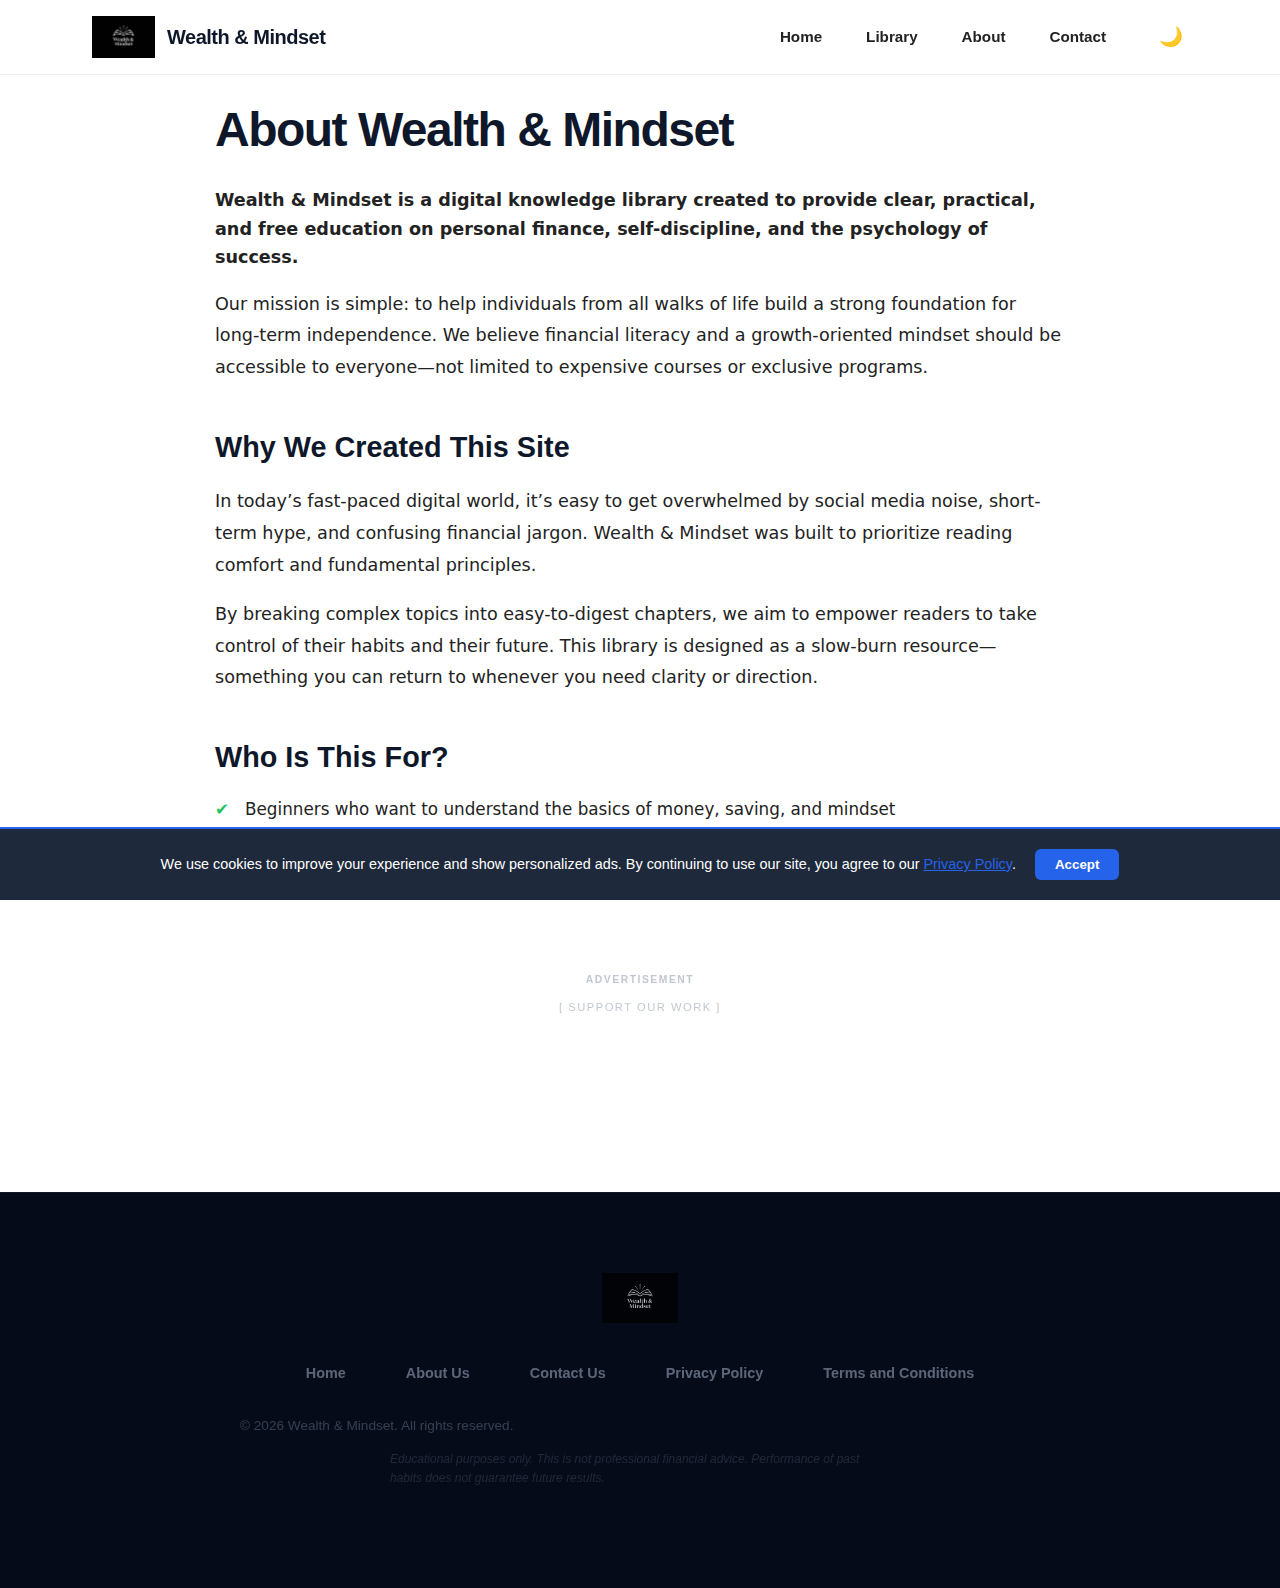
<file: about.html>
<!DOCTYPE html>
<html lang="en">

<head>
    <meta charset="UTF-8">
    <meta name="viewport" content="width=device-width, initial-scale=1.0">
    <title>About Us - Wealth & Mindset</title>
    <meta name="description"
        content="Learn more about Wealth & Mindset, our mission to provide free financial education, and the team behind the guide.">
    <link rel="preconnect" href="https://fonts.googleapis.com">
    <link rel="preconnect" href="https://fonts.gstatic.com" crossorigin>
    <link href="https://fonts.googleapis.com/css2?family=Inter:wght@400;600;700;800&family=Georgia&display=swap"
        rel="stylesheet">
    <link rel="stylesheet" href="css/style.css">
    <!-- Security: Content Security Policy -->
    <meta http-equiv="Content-Security-Policy"
        content="default-src 'self'; script-src 'self' 'unsafe-inline' https://fonts.googleapis.com https://nlgdthlwmagvjvzrubif.supabase.co https://cdnjs.cloudflare.com https://cdn.jsdelivr.net; style-src 'self' 'unsafe-inline' https://fonts.googleapis.com https://cdnjs.cloudflare.com; img-src 'self' data: https:; connect-src 'self' https://nlgdthlwmagvjvzrubif.supabase.co wss://nlgdthlwmagvjvzrubif.supabase.co https://api.ipify.org https://cdnjs.cloudflare.com; font-src 'self' https://fonts.gstatic.com https://cdnjs.cloudflare.com; media-src 'self' https://www.soundjay.com; frame-src 'self'; object-src 'none';">

    <script>
        (function () {
            const t = localStorage.getItem('theme') || (window.matchMedia('(prefers-color-scheme: dark)').matches ? 'dark' : 'light');
            if (t === 'dark') document.documentElement.classList.add('dark-mode');
        })();
    </script>
</head>

<body>

    <header class="site-header">
        <div
            style="max-width: var(--max-width); width: 100%; margin: 0 auto; display: flex; justify-content: space-between; align-items: center; padding: 0 var(--spacing-unit); box-sizing: border-box;">
            <div class="logo">
                <a href="index.html">
                    <img src="assets/logo-new.png" alt="Wealth & Mindset" class="logo-img" loading="eager"
                        fetchpriority="high">
                    <span>Wealth & Mindset</span>
                </a>
            </div>
            <nav class="nav-links">
                <a href="index.html">Home</a>
                <a href="books.html">Library</a>
                <a href="about.html" class="nav-about">About</a>
                <a href="contact.html" class="nav-contact">Contact</a>
                <button id="theme-toggle" class="theme-toggle" aria-label="Toggle theme">🌙</button>
                <button class="mobile-menu-toggle" id="mobile-menu-btn" aria-label="Open menu">⋮</button>
            </nav>
        </div>
    </header>

    <!-- Mobile Menu Overlay -->
    <div class="menu-backdrop" id="menu-backdrop"></div>
    <div class="mobile-menu-overlay" id="mobile-menu-overlay">
        <div class="mobile-menu-header">
            <button class="close-mobile-menu" id="close-mobile-menu">×</button>
        </div>
        <nav class="mobile-nav-links">
            <a href="index.html">Home</a>
            <a href="books.html">Library</a>
            <a href="about.html">About</a>
            <a href="contact.html">Contact</a>
        </nav>
    </div>
    <!-- Supabase SDK -->
    <script src="js/lib/supabase-js.js"></script>
    <script src="js/supabase-config.js"></script>
    <script src="js/script.js"></script>

    <main class="site-main">

        <div class="page-container">
            <!-- Sidebars removed for trust-building aesthetic -->


            <!-- Main Content Area -->
            <div class="main-layout-content">
                <!-- Top banner removed for trust-building aesthetic -->

                <style>
                    .about-container {
                        color: var(--color-text);
                        line-height: 1.8;
                    }

                    .about-container h1 {
                        font-size: 3rem;
                        margin-bottom: 25px;
                        color: var(--color-heading);
                        letter-spacing: -1.5px;
                    }

                    .about-container h2 {
                        font-size: 1.8rem;
                        margin: 45px 0 20px;
                        color: var(--color-heading);
                    }

                    .about-container p {
                        color: var(--color-text);
                        margin-bottom: 18px;
                        font-size: 1.1rem;
                    }

                    .intro {
                        font-size: 1.3rem;
                        color: var(--color-heading);
                        font-weight: 600;
                        margin-bottom: 30px;
                    }

                    /* In-text ad */
                    .intext-ad {
                        margin: 40px 0;
                        text-align: center;
                    }

                    .intext-ad span {
                        font-size: 11px;
                        opacity: 0.6;
                        display: block;
                        margin-bottom: 8px;
                        letter-spacing: 1px;
                        font-weight: 700;
                    }

                    .ad-box {
                        background: var(--color-secondary-bg);
                        border: 1px solid var(--color-border);
                        border-radius: 12px;
                        height: 250px;
                        display: flex;
                        align-items: center;
                        justify-content: center;
                        color: var(--color-text);
                        font-family: var(--font-heading);
                        opacity: 0.6;
                    }

                    /* Audience list */
                    .audience-list {
                        list-style: none;
                        padding: 0;
                        margin-top: 20px;
                    }

                    .audience-list li {
                        padding-left: 30px;
                        margin-bottom: 15px;
                        position: relative;
                        color: var(--color-text);
                        font-size: 1.05rem;
                    }

                    .audience-list li::before {
                        content: "✔";
                        position: absolute;
                        left: 0;
                        color: #22c55e;
                        font-weight: bold;
                    }
                </style>

                <div class="about-container">
                    <h1>About Wealth & Mindset</h1>

                    <p class="intro">
                        Wealth & Mindset is a digital knowledge library created to provide clear,
                        practical, and free education on personal finance, self-discipline, and
                        the psychology of success.
                    </p>

                    <p>
                        Our mission is simple: to help individuals from all walks of life build
                        a strong foundation for long-term independence. We believe financial
                        literacy and a growth-oriented mindset should be accessible to everyone—not limited to expensive
                        courses or exclusive programs.
                    </p>

                    <!-- In-text ad removed for reading comfort -->

                    <h2>Why We Created This Site</h2>

                    <p>
                        In today’s fast-paced digital world, it’s easy to get overwhelmed by
                        social media noise, short-term hype, and confusing financial jargon. Wealth & Mindset was
                        built to prioritize reading comfort and fundamental principles.
                    </p>

                    <p>
                        By breaking complex topics into easy-to-digest chapters, we aim to empower
                        readers to take control of their habits and their future. This library is
                        designed as a slow-burn resource—something you can return to whenever you
                        need clarity or direction.
                    </p>

                    <h2>Who Is This For?</h2>

                    <ul class="audience-list">
                        <li>Beginners who want to understand the basics of money, saving, and mindset</li>
                        <li>Students and young professionals building career and life habits</li>
                        <li>Anyone curious about the psychological principles behind consistent success</li>
                    </ul>
                </div>

                <!-- Minimal Bottom Support Slot -->
                <div class="ad-container ad-bottom glass">
                    <div style="font-size: 0.7rem; opacity: 0.4;">[ Support Our Work ]</div>
                </div>
            </div>

            <!-- Sidebars removed for trust-building aesthetic -->

        </div>
    </main>

    <footer
        style="padding: clamp(40px, 8vw, 80px) var(--spacing-unit); background: #060b19; border-top: 1px solid rgba(255,255,255,0.05); text-align: center;">
        <img src="assets/logo-new.png" alt="Wealth & Mindset" class="footer-logo"
            style="height: 50px; margin-bottom: 30px; filter: grayscale(1) opacity(0.8);">
        <div class="footer-links"
            style="display: flex; justify-content: center; gap: clamp(15px, 3vw, 30px); flex-wrap: wrap; margin-bottom: 30px; font-weight: 600; font-size: 0.95rem;">
            <a href="index.html"
                style="color: #94a3b8; text-decoration: none; transition: var(--transition-smooth);">Home</a>
            <a href="about.html"
                style="color: #94a3b8; text-decoration: none; transition: var(--transition-smooth);">About
                Us</a>
            <a href="contact.html"
                style="color: #94a3b8; text-decoration: none; transition: var(--transition-smooth);">Contact Us</a>
            <a href="privacy.html"
                style="color: #94a3b8; text-decoration: none; transition: var(--transition-smooth);">Privacy Policy</a>
            <a href="terms.html"
                style="color: #94a3b8; text-decoration: none; transition: var(--transition-smooth);">Terms
                and Conditions</a>
        </div>
        <div style="max-width: 800px; margin: 0 auto;">
            <p class="copyright" style="color: #64748b; font-size: 0.85rem; margin-bottom: 10px;">&copy; 2026 Wealth &
                Mindset. All rights reserved.</p>
            <p class="disclaimer" style="color: #475569; font-size: 0.75rem; line-height: 1.6; font-style: italic;">
                Educational purposes only. This is not professional financial advice. Performance of past habits does
                not
                guarantee future results.</p>
        </div>
    </footer>

</body>

</html>
</file>
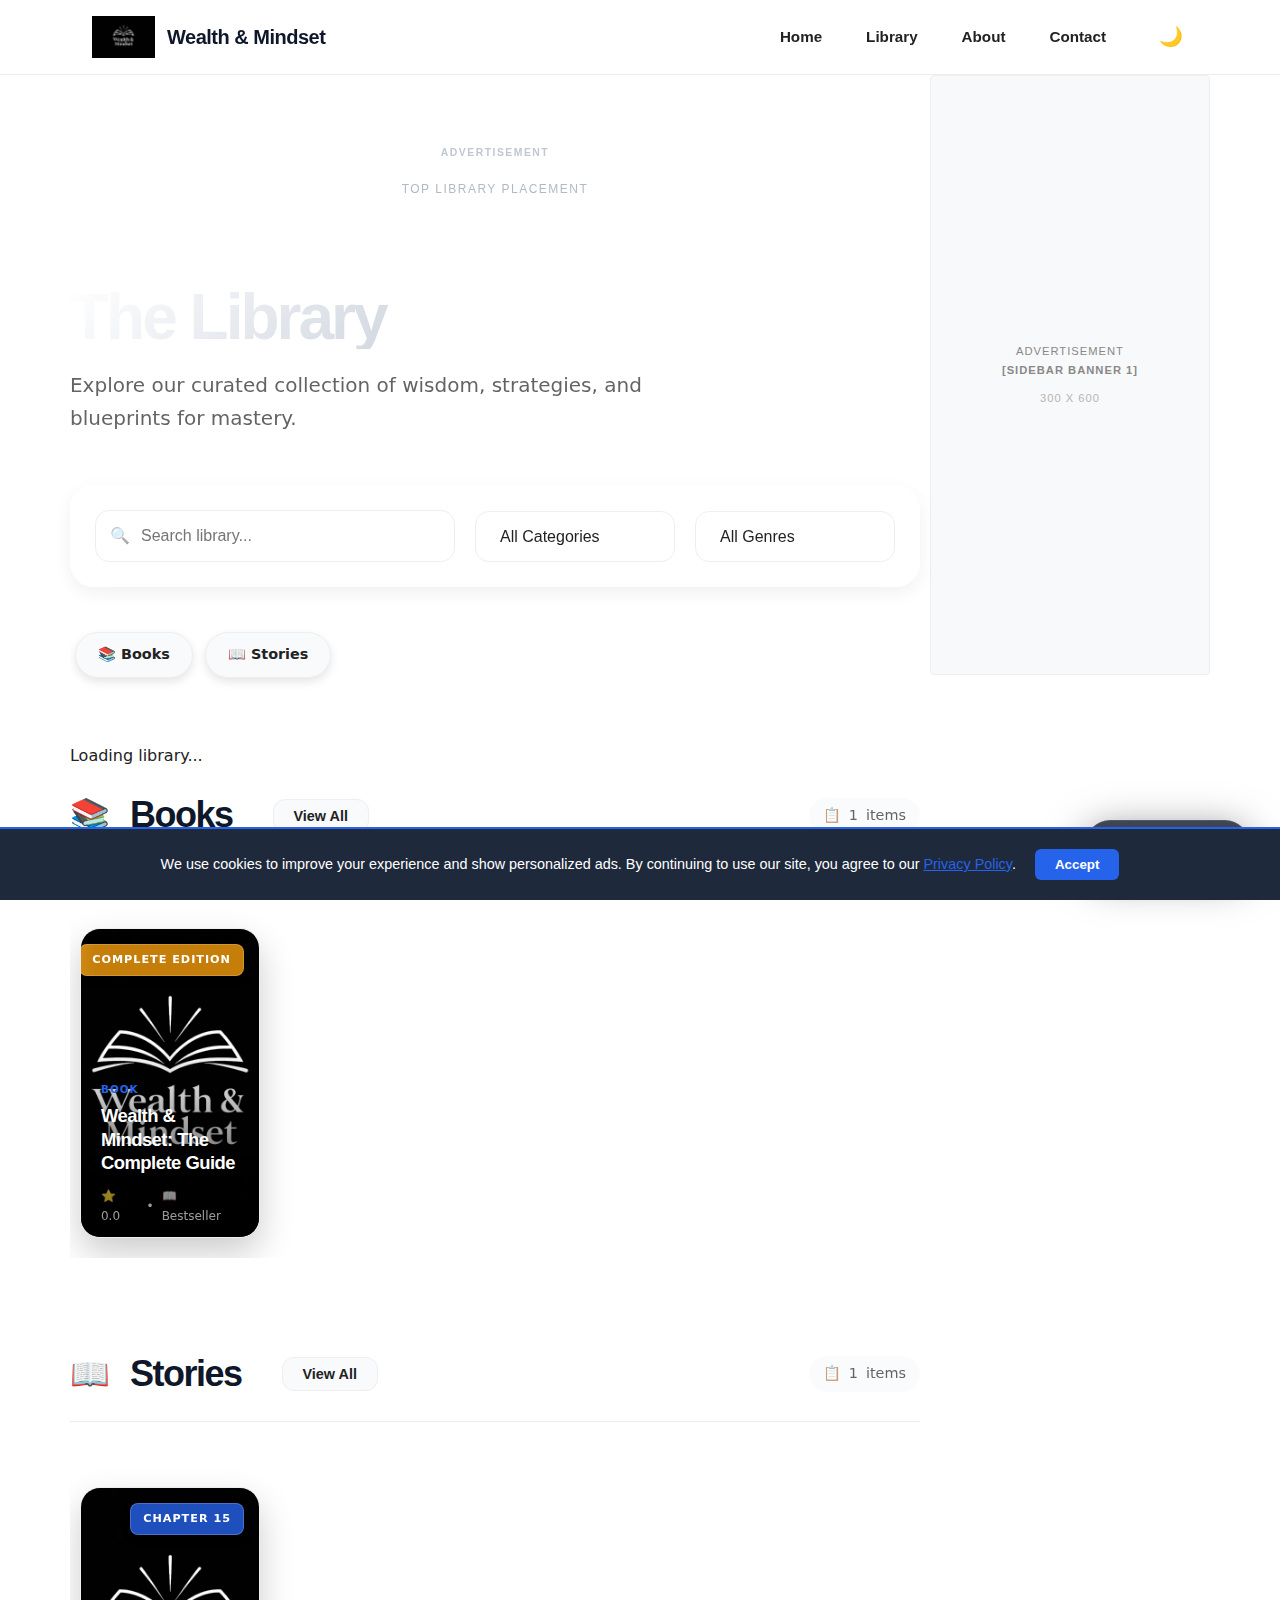
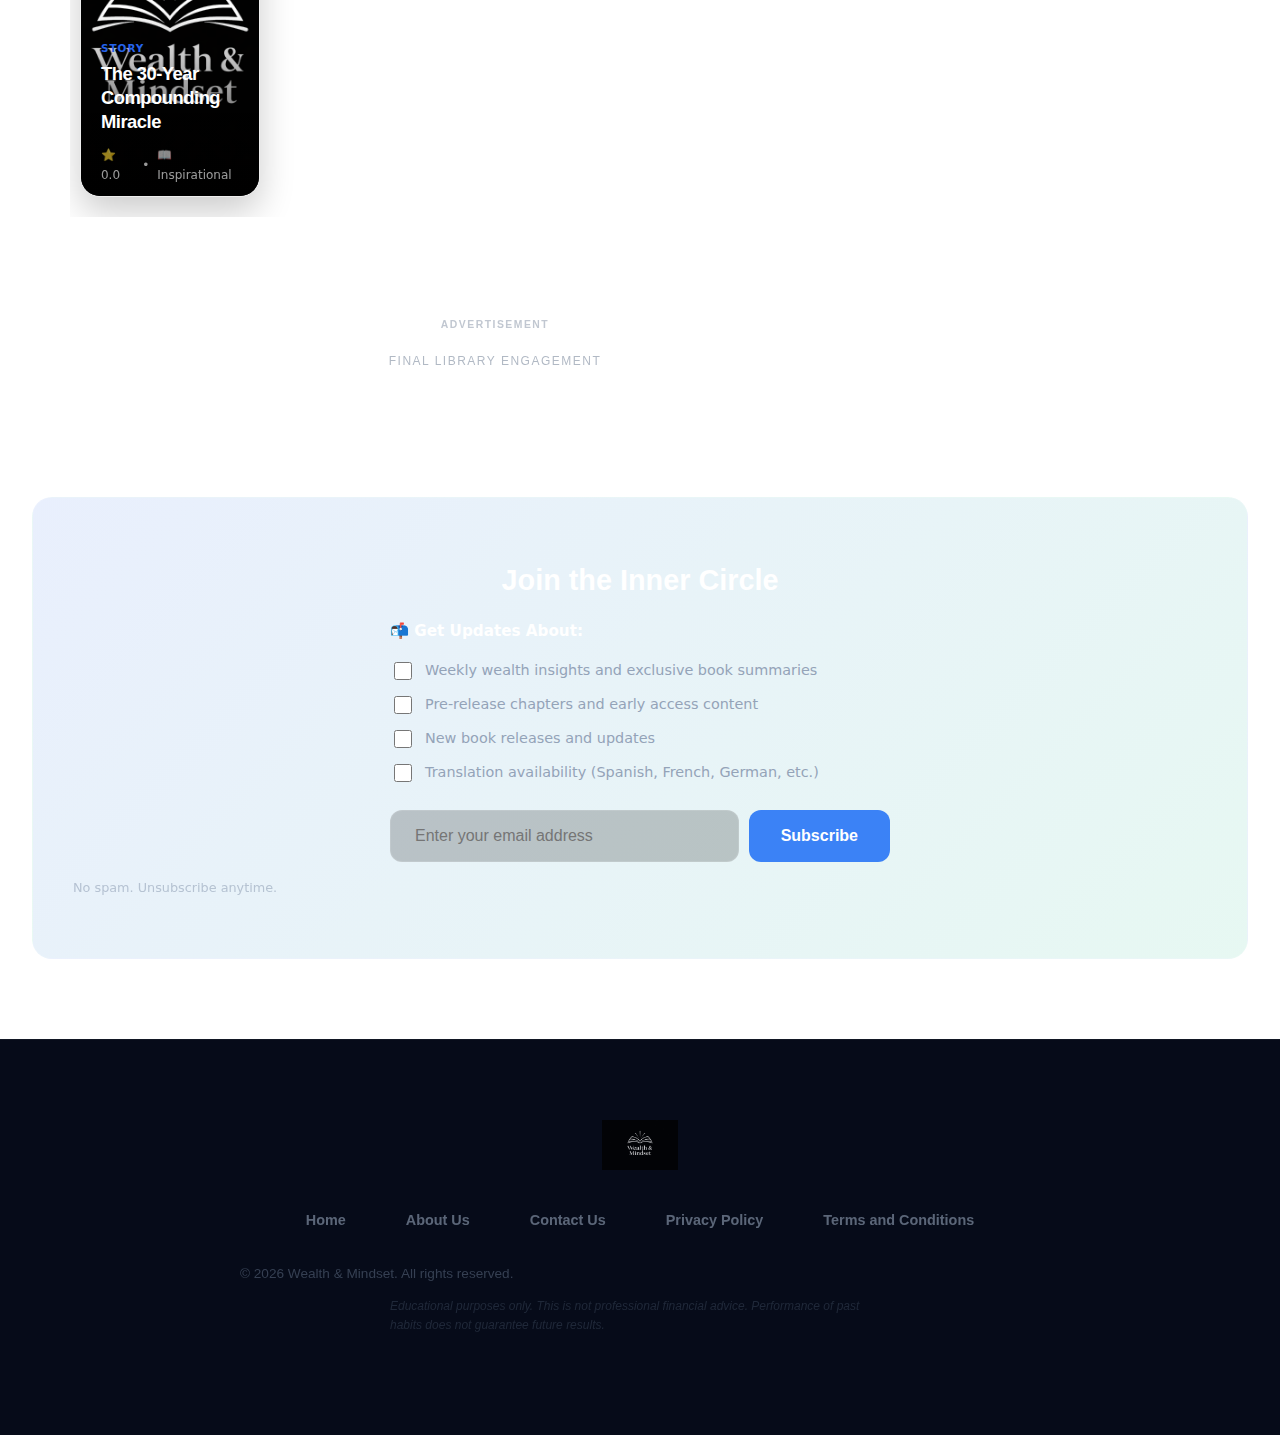
<file: book-detail.html>
<!DOCTYPE html>
<html lang="en">

<head>
    <meta charset="UTF-8">
    <meta name="viewport" content="width=device-width, initial-scale=1.0">
    <title>Book Details - Wealth & Mindset</title>
    <meta name="description" content="Book details and preview">
    <link rel="preconnect" href="https://fonts.googleapis.com">
    <link rel="preconnect" href="https://fonts.gstatic.com" crossorigin>
    <link href="https://fonts.googleapis.com/css2?family=Inter:wght@400;600;700;800&family=Georgia&display=swap"
        rel="stylesheet">
    <link rel="stylesheet" href="css/style.css">
    <!-- Security: Content Security Policy -->
    <meta http-equiv="Content-Security-Policy"
        content="default-src 'self'; script-src 'self' 'unsafe-inline' https://fonts.googleapis.com https://nlgdthlwmagvjvzrubif.supabase.co https://cdnjs.cloudflare.com https://cdn.jsdelivr.net; style-src 'self' 'unsafe-inline' https://fonts.googleapis.com https://cdnjs.cloudflare.com; img-src 'self' data: https:; connect-src 'self' https://nlgdthlwmagvjvzrubif.supabase.co wss://nlgdthlwmagvjvzrubif.supabase.co https://api.ipify.org https://cdnjs.cloudflare.com; font-src 'self' https://fonts.gstatic.com https://cdnjs.cloudflare.com; media-src 'self' https://www.soundjay.com; frame-src 'self'; object-src 'none';">

    <!-- Supabase SDK -->
    <script src="js/lib/supabase-js.js"></script>
    <script src="js/supabase-config.js"></script>
    <script src="js/image-utils.js"></script>
    <script src="js/modal-utils.js"></script>
    <script src="js/popup.js" defer></script>
    <!-- Icons -->
    <link rel="stylesheet" href="https://cdnjs.cloudflare.com/ajax/libs/font-awesome/6.5.1/css/all.min.css"
        integrity="sha512-DTOQO9RWCH3ppGqcWaEA1BIZOC6xxalwEsw9c2QQeAIftl+Vegovlnee1c9QX4TctnWMn13TZye+giMm8e2LwA=="
        crossorigin="anonymous" referrerpolicy="no-referrer">
    <script>
        (function () {
            const t = localStorage.getItem('theme') || (window.matchMedia('(prefers-color-scheme: dark)').matches ? 'dark' : 'light');
            if (t === 'dark') document.documentElement.classList.add('dark-mode');
        })();
    </script>
    <style>
        /* --- Reference Style Overrides --- */
        body {
            margin: 0;
            background: var(--color-bg);
            color: var(--color-text);
            font-family: 'Inter', sans-serif;
        }

        main {
            max-width: 100%;
            width: 100%;
            margin: 0;
            padding: 0;
        }

        .detail-hero-ref {
            --detail-bg-overlay: linear-gradient(to right, rgba(6, 11, 25, 0.95), rgba(6, 11, 25, 0.7));
            --detail-bg-url: url('https://wallpapers.com/images/hd/dark-gradient-background-1920-x-1080-87-l12a781.jpg');
            background-image: var(--detail-bg-overlay), var(--detail-bg-url);
            background-size: cover;
            background-position: center;
            padding: 80px 0 60px;
            border-bottom: 1px solid rgba(255, 255, 255, 0.05);
            position: relative;
            overflow: hidden;
        }

        .detail-hero-ref::before {
            content: '';
            position: absolute;
            top: 0;
            left: 0;
            right: 0;
            bottom: 0;
            background: radial-gradient(circle at 70% 30%, rgba(37, 99, 235, 0.1) 0%, transparent 60%);
            pointer-events: none;
        }

        .hero-content-wrapper {
            width: 100%;
            margin: 0 auto;
            padding: 0 var(--spacing-unit);
            box-sizing: border-box;
            display: flex;
            gap: 40px;
            flex-wrap: wrap;
            justify-content: center;
        }

        .hero-cover {
            width: clamp(180px, 25vw, 240px);
            flex-shrink: 0;
            border-radius: 20px;
            overflow: hidden;
            box-shadow: 0 30px 60px rgba(0, 0, 0, 0.6);
            border: 1px solid rgba(255, 255, 255, 0.1);
            position: relative;
            transition: var(--transition-smooth);
        }

        .hero-cover:hover {
            transform: scale(1.02);
        }

        .hero-cover img {
            width: 100%;
            display: block;
            aspect-ratio: 2/3;
            object-fit: cover;
        }

        .cover-overlay-text {
            position: absolute;
            top: 0;
            left: 0;
            width: 100%;
            height: 100%;
            pointer-events: none;
            display: flex;
            flex-direction: column;
            padding: 15px;
            box-sizing: border-box;
            line-height: 1.2;
        }

        .cover-overlay-title {
            font-size: 1rem;
            font-weight: 800;
            text-transform: uppercase;
        }

        .cover-overlay-subtitle {
            font-size: 0.7rem;
            font-weight: 400;
            opacity: 0.9;
        }

        .hero-details {
            flex: 1;
            padding-top: 5px;
            min-width: 300px;
        }

        .hero-tags {
            display: flex;
            gap: 8px;
            margin-bottom: 12px;
        }

        .hero-badge {
            font-size: 0.7rem;
            font-weight: 800;
            padding: 4px 10px;
            border-radius: 4px;
            text-transform: uppercase;
            letter-spacing: 0.5px;
        }

        .badge-premium {
            background: linear-gradient(135deg, #fbbf24, #d97706);
            color: #fff;
        }

        .badge-new {
            background: #10b981;
            color: #fff;
        }

        .status-badge {
            background: #fff;
            color: #000;
            font-size: 0.75rem;
            font-weight: 700;
            padding: 2px 6px;
            border-radius: 3px;
            text-transform: uppercase;
            letter-spacing: 0.5px;
        }

        #detail-title {
            font-size: var(--font-size-h2);
            font-weight: 700;
            margin: 10px 0;
            line-height: 1.1;
            color: var(--color-heading);
            letter-spacing: -1px;
        }

        .hero-stats {
            display: flex;
            align-items: center;
            gap: 20px;
            margin-bottom: 25px;
            flex-wrap: wrap;
        }

        .stat-bubble {
            display: flex;
            flex-direction: column;
            gap: 4px;
        }

        .stat-value {
            font-size: 1.25rem;
            font-weight: 800;
            color: #fff;
        }

        .stat-label {
            font-size: 0.75rem;
            font-weight: 600;
            color: #94a3b8;
            text-transform: uppercase;
            letter-spacing: 0.5px;
        }

        .hero-meta {
            margin-bottom: 20px;
            display: flex;
            align-items: center;
            gap: 12px;
            flex-wrap: wrap;
        }

        .meta-author {
            color: #fff;
            font-weight: 700;
            font-size: 1.1rem;
            opacity: 0.9;
        }

        .hero-author-row {
            color: var(--color-text);
            opacity: 0.60;
            font-size: 0.95rem;
            line-height: 1.6;
            margin-bottom: 15px;
        }

        .hero-synopsis {
            color: var(--color-text);
            opacity: 0.85;
            font-size: var(--font-size-p);
            line-height: 1.6;
            max-width: 800px;
            display: -webkit-box;
            -webkit-line-clamp: 4;
            line-clamp: 4;
            -webkit-box-orient: vertical;
            overflow: hidden;
            margin-bottom: 25px;
        }

        .free-timer-ref {
            background: rgba(40, 50, 65, 0.8);
            border: 1px solid rgba(255, 255, 255, 0.1);
            border-radius: 8px;
            display: inline-flex;
            align-items: center;
            gap: 20px;
            padding: 8px 15px;
            margin-bottom: 25px;
            color: #60a5fa;
            font-size: 0.85rem;
            font-weight: 600;
        }

        .btn-start-reading {
            background: #0066ff;
            color: #fff;
            padding: 16px 40px;
            min-width: 240px;
            text-align: center;
            border-radius: 12px;
            font-weight: 800;
            font-size: 1.1rem;
            text-decoration: none;
            display: inline-flex;
            align-items: center;
            justify-content: center;
            transition: all 0.3s cubic-bezier(0.4, 0, 0.2, 1);
            border: none;
            cursor: pointer;
            text-transform: uppercase;
            letter-spacing: 1px;
            box-shadow: 0 10px 25px rgba(0, 102, 255, 0.3);
        }

        .btn-start-reading:hover {
            background: #0052cc;
        }

        /* content tabs container */
        .content-body-ref {
            width: 100%;
            max-width: var(--max-width);
            margin: 30px auto;
            padding: 0 var(--spacing-unit);
            box-sizing: border-box;
        }

        .tabs-nav-ref {
            display: flex;
            gap: 12px;
            border-bottom: 1px solid var(--color-border);
            padding: 10px 0;
            overflow-x: auto;
            scrollbar-width: none;
        }

        .tabs-nav-ref::-webkit-scrollbar {
            display: none;
        }

        .tab-btn {
            background: rgba(255, 255, 255, 0.03);
            border: 1px solid rgba(255, 255, 255, 0.05);
            color: #94a3b8;
            font-size: 0.95rem;
            font-weight: 700;
            padding: 10px 24px;
            border-radius: 100px;
            cursor: pointer;
            transition: all 0.3s ease;
            white-space: nowrap;
        }

        .tab-btn:hover {
            background: rgba(255, 255, 255, 0.08);
            color: #fff;
        }

        .tab-btn.active {
            background: var(--color-accent);
            color: #fff;
            border-color: var(--color-accent);
            box-shadow: 0 10px 20px rgba(37, 99, 235, 0.2);
        }

        .meta-grid-ref {
            display: flex;
            flex-wrap: wrap;
            gap: 30px 80px;
            margin-bottom: 30px;
        }

        .meta-row-break {
            flex-basis: 100%;
            height: 0;
        }

        .meta-item {
            display: flex;
            flex-direction: column;
            gap: 5px;
        }

        .meta-item label {
            color: #666;
            font-size: 0.9rem;
        }

        .meta-item span {
            color: var(--color-heading);
            font-weight: 600;
            font-size: 1rem;
        }

        .genre-tags-ref {
            display: flex;
            gap: 10px;
            flex-wrap: wrap;
            margin-bottom: 20px;
        }

        .genre-tags-ref span {
            background: #222;
            color: #ccc;
            padding: 5px 12px;
            font-size: 0.8rem;
            font-weight: 600;
            border-radius: 4px;
            border: 1px solid #333;
        }

        .divider-line {
            height: 1px;
            background: var(--color-border);
            width: 100%;
            display: block;
            margin: 20px 0;
        }

        .section-title {
            font-size: 1.3rem;
            color: var(--color-heading);
            margin-bottom: 20px;
            font-weight: 700;
        }

        /* Reviews */
        .reviews-header {
            display: flex;
            justify-content: space-between;
            align-items: center;
            margin-bottom: 20px;
        }

        .review-item-ref {
            background: var(--color-secondary-bg);
            border: 1px solid var(--color-border);
            border-radius: 8px;
            padding: 20px;
            margin-bottom: 20px;
            display: flex;
            gap: 15px;
        }

        .ri-avatar {
            width: 50px;
            height: 50px;
            border-radius: 4px;
            flex-shrink: 0;
            background-color: #333;
        }

        .ri-content {
            flex: 1;
        }

        .ri-header {
            display: flex;
            flex-direction: column;
            margin-bottom: 10px;
        }

        .ri-user {
            font-weight: 700;
            color: var(--color-heading);
            font-size: 0.95rem;
        }

        .ri-date {
            font-size: 0.8rem;
            color: #666;
            margin-top: 2px;
        }

        .badge-editor {
            background: #b91c1c;
            color: #fff;
            font-size: 0.65rem;
            padding: 1px 4px;
            border-radius: 2px;
            vertical-align: middle;
            margin-left: 5px;
        }

        .ri-rec {
            color: #10b981;
            font-weight: 700;
            font-size: 0.9rem;
            margin-bottom: 8px;
        }

        .ri-text {
            color: var(--color-text);
            opacity: 0.9;
            font-size: 0.9rem;
            line-height: 1.5;
            margin-bottom: 15px;
        }

        .ri-actions {
            display: flex;
            gap: 20px;
            color: #888;
            font-size: 0.85rem;
            font-weight: 600;
        }



        /* --- Review System Styles --- */
        .reviews-split-layout {
            display: flex;
            flex-direction: column;
            gap: 20px;
            align-items: stretch;
        }

        .reviews-left-col {
            min-width: 0;
        }

        .review-card-new {
            background: #111;
            /* Darker card background */
            border: 1px solid #333;
            border-radius: 8px;
            padding: 20px;
            margin-bottom: 20px;
            display: flex;
            gap: 15px;
            box-shadow: 0 4px 6px rgba(0, 0, 0, 0.3);
        }

        .rc-avatar {
            width: 50px;
            height: 50px;
            border-radius: 4px;
            flex-shrink: 0;
            background-color: #333;
            object-fit: cover;
        }

        .rc-content {
            flex: 1;
        }

        .rc-header {
            display: flex;
            align-items: center;
            flex-wrap: wrap;
            margin-bottom: 8px;
            gap: 10px;
        }

        .rc-user {
            font-weight: 700;
            color: #fff;
            /* White text for user */
            font-size: 1rem;
        }

        .rc-time {
            font-size: 0.8rem;
            color: #888;
        }

        .rc-badge {
            font-size: 0.7rem;
            padding: 2px 6px;
            border-radius: 3px;
            text-transform: uppercase;
            font-weight: 700;
        }

        .badge-vip {
            background: #fff;
            color: #000;
        }

        .badge-editor {
            background: #b91c1c;
            color: #fff;
        }

        .rc-recommend-row {
            display: flex;
            align-items: center;
            gap: 6px;
            margin-bottom: 10px;
        }

        .rc-rec-icon {
            font-size: 1.1rem;
        }

        .rc-rec-text {
            color: #10b981;
            /* Green for recommended */
            font-weight: 700;
            font-size: 0.95rem;
        }

        .rc-text {
            color: #ccc;
            font-size: 0.95rem;
            line-height: 1.5;
            margin-bottom: 15px;
        }

        .rc-show-more {
            color: #666;
            font-size: 0.85rem;
            cursor: pointer;
            margin-bottom: 15px;
            display: inline-block;
        }

        .rc-actions {
            display: flex;
            gap: 20px;
            border-top: 1px solid #222;
            padding-top: 15px;
        }

        .rc-action-btn {
            background: none;
            border: none;
            color: #888;
            font-size: 0.85rem;
            cursor: pointer;
            display: flex;
            align-items: center;
            gap: 6px;
            padding: 0;
            font-weight: 600;
            transition: color 0.2s;
        }

        .rc-action-btn:hover {
            opacity: 0.8;
        }

        .rc-action-btn.active.helpful {
            color: #3b82f6 !important;
        }

        .rc-action-btn.active.unhelpful {
            color: #ef4444 !important;
        }

        /* Right Column Form Styles */
        .review-form-container {
            background: #111;
            border: 1px solid #333;
            border-radius: 12px;
            padding: 25px;
            margin-bottom: 20px;
        }

        .form-toggle-btn {
            background: #2563eb;
            color: #fff;
            width: 100%;
            padding: 12px;
            border: none;
            border-radius: 8px;
            font-weight: 700;
            cursor: pointer;
            font-size: 1rem;
            transition: background 0.2s;
            margin-bottom: 15px;
        }

        .form-toggle-btn:hover {
            background: #1d4ed8;
        }

        .hidden-form {
            display: none;
        }


        .rating-input {
            display: flex;
            gap: 5px;
            margin-bottom: 15px;
        }

        .star-box {
            font-size: 1.5rem;
            cursor: pointer;
            color: #444;
            transition: 0.2s;
        }

        .star-box.active {
            color: #fbbf24;
        }

        .review-textarea {
            width: 100%;
            background: var(--color-bg);
            border: 1px solid var(--color-border);
            color: var(--color-text);
            padding: 15px;
            border-radius: 8px;
            font-family: inherit;
            resize: vertical;
            min-height: 100px;
            margin-bottom: 15px;
        }

        .btn-submit-review {
            background: var(--color-accent);
            color: #fff;
            border: none;
            padding: 10px 25px;
            border-radius: 6px;
            font-weight: 700;
            cursor: pointer;
            transition: 0.2s;
        }

        .btn-submit-review:hover {
            opacity: 0.9;
            transform: translateY(-2px);
        }

        .reviews-list-container {
            margin-top: 30px;
        }

        /* Sidebar layout */
        .detail-content-grid {
            display: grid;
            grid-template-columns: 1fr 320px;
            gap: 40px;
            align-items: start;
        }

        .main-column {
            min-width: 0;
        }

        /* Flex/Grid child fix */

        /* New Tool Rows */
        .hero-tools {
            display: flex;
            gap: 15px;
            margin-bottom: 20px;
            flex-wrap: wrap;
        }

        .tool-btn {
            background: rgba(255, 255, 255, 0.1);
            border: 1px solid rgba(255, 255, 255, 0.1);
            color: #ccc;
            padding: 8px 16px;
            border-radius: 20px;
            font-size: 0.85rem;
            cursor: pointer;
            display: flex;
            align-items: center;
            gap: 8px;
            transition: all 0.2s;
            position: relative;
        }

        .tool-btn:hover {
            background: rgba(255, 255, 255, 0.2);
            color: #fff;
            transform: translateY(-2px);
        }

        /* Community System Styles */
        .community-container {
            display: grid;
            grid-template-columns: 280px 1fr;
            gap: 20px;
            background: var(--color-bg);
            border: 1px solid var(--color-border);
            border-radius: 12px;
            min-height: 500px;
            overflow: hidden;
            margin-top: 20px;
        }

        .community-sidebar {
            background: var(--color-secondary-bg);
            border-right: 1px solid var(--color-border);
            padding: 20px;
        }

        .community-sidebar h4 {
            font-size: 0.9rem;
            text-transform: uppercase;
            letter-spacing: 1px;
            color: #666;
            margin-bottom: 20px;
        }

        .topic-item {
            padding: 12px 15px;
            border-radius: 8px;
            margin-bottom: 8px;
            cursor: pointer;
            transition: 0.2s;
            display: flex;
            align-items: center;
            gap: 10px;
            color: #aaa;
            font-size: 0.95rem;
            font-weight: 600;
        }

        .topic-item:hover {
            background: var(--color-accent);
            color: #fff;
        }

        .topic-item.active {
            background: var(--color-accent);
            color: #fff;
            border: 1px solid var(--color-accent);
        }

        .community-main {
            display: flex;
            flex-direction: column;
            height: 600px;
        }

        .community-header {
            padding: 20px;
            border-bottom: 1px solid var(--color-border);
            display: flex;
            justify-content: space-between;
            align-items: center;
        }

        .community-header h3 {
            margin: 0;
            font-size: 1.2rem;
            color: #fff;
        }

        .messages-viewport {
            flex: 1;
            padding: 20px;
            overflow-y: auto;
            display: flex;
            flex-direction: column;
            gap: 15px;
            scrollbar-width: thin;
            scrollbar-color: var(--color-border) var(--color-bg);
        }

        .message-card {
            background: var(--color-secondary-bg);
            border: 1px solid var(--color-border);
            padding: 15px;
            border-radius: 10px;
            max-width: 85%;
        }

        .message-header {
            display: flex;
            justify-content: space-between;
            margin-bottom: 8px;
            font-size: 0.8rem;
        }

        .message-user {
            color: #3b82f6;
            font-weight: 700;
        }

        .message-date {
            color: #666;
        }

        .message-content {
            color: #e2e8f0;
            line-height: 1.5;
            font-size: 0.95rem;
        }

        .message-actions {
            margin-top: 10px;
            display: flex;
            gap: 15px;
        }

        .msg-action-btn {
            background: none;
            border: none;
            color: #666;
            font-size: 0.8rem;
            cursor: pointer;
            font-weight: 600;
            padding: 0;
        }

        .msg-action-btn:hover {
            color: #aaa;
        }

        .community-footer {
            padding: 20px;
            border-top: 1px solid var(--color-border);
            background: var(--color-secondary-bg);
        }

        .message-input-wrapper {
            display: flex;
            gap: 10px;
        }

        .community-input {
            flex: 1;
            background: var(--color-bg);
            border: 1px solid var(--color-border);
            color: var(--color-text);
            padding: 12px 15px;
            border-radius: 8px;
            font-family: inherit;
            outline: none;
        }

        .community-input:focus {
            border-color: #3b82f6;
        }

        .btn-send {
            background: #3b82f6;
            color: #fff;
            border: none;
            padding: 0 20px;
            border-radius: 8px;
            font-weight: 700;
            cursor: pointer;
        }

        @media (max-width: 768px) {
            .community-container {
                grid-template-columns: 1fr;
            }

            .community-sidebar {
                display: none;
                /* Simplification for mobile */
            }
        }

        .related-card {
            text-decoration: none;
            display: block;
            transition: all 0.3s ease;
        }

        .related-card:hover {
            transform: translateY(-8px);
        }

        .related-cover-container {
            aspect-ratio: 2/3;
            background: #1a1a1a;
            border-radius: 6px;
            overflow: hidden;
            position: relative;
            box-shadow: 0 10px 25px rgba(0, 0, 0, 0.5);
            margin-bottom: 15px;
        }

        /* Book Spine Effect - Accurate to image */
        .related-cover-container::after {
            content: "";
            position: absolute;
            left: 0;
            top: 0;
            bottom: 0;
            width: 10px;
            background: linear-gradient(to right, rgba(0, 0, 0, 0.5) 0%, rgba(0, 0, 0, 0.2) 50%, transparent 100%);
            border-right: 1px solid rgba(255, 255, 255, 0.05);
            pointer-events: none;
        }

        .related-status-badge {
            position: absolute;
            top: 10px;
            left: 10px;
            background: rgba(30, 30, 30, 0.85);
            backdrop-filter: blur(8px);
            color: #fff;
            font-size: 0.65rem;
            font-weight: 800;
            padding: 4px 10px;
            border-radius: 4px;
            text-transform: capitalize;
            z-index: 2;
            box-shadow: 0 2px 10px rgba(0, 0, 0, 0.3);
        }

        .related-clock-icon {
            position: absolute;
            bottom: 12px;
            right: 12px;
            width: 32px;
            height: 32px;
            background: #000;
            border-radius: 10px;
            display: flex;
            align-items: center;
            justify-content: center;
            z-index: 2;
            color: #fff;
            box-shadow: 0 4px 10px rgba(0, 0, 0, 0.5);
        }

        .related-rating {
            display: flex;
            align-items: center;
            gap: 6px;
            color: var(--color-text);
            opacity: 0.8;
            font-size: 0.95rem;
            font-weight: 700;
            margin-bottom: 6px;
        }

        .related-title {
            color: var(--color-heading);
            margin: 0;
            font-size: 1.05rem;
            font-weight: 700;
            line-height: 1.4;
            display: -webkit-box;
            -webkit-line-clamp: 2;
            line-clamp: 2;
            -webkit-box-orient: vertical;
            overflow: hidden;
        }

        /* Sidebar Banner Styling */
        .sidebar-promo-banner {
            background: linear-gradient(135deg, #2563eb, #7c3aed);
            border-radius: 12px;
            padding: 25px;
            color: white;
            margin-bottom: 30px;
            position: relative;
            overflow: hidden;
            box-shadow: 0 15px 35px rgba(37, 99, 235, 0.2);
            border: 1px solid rgba(255, 255, 255, 0.1);
        }

        .sidebar-promo-banner::before {
            content: "";
            position: absolute;
            top: -50%;
            left: -50%;
            width: 200%;
            height: 200%;
            background: radial-gradient(circle, rgba(255, 255, 255, 0.1) 0%, transparent 70%);
            pointer-events: none;
        }

        .sidebar-promo-banner h4 {
            font-size: 1.25rem;
            font-weight: 800;
            margin: 0 0 10px 0;
            position: relative;
            z-index: 1;
        }

        .sidebar-promo-banner p {
            font-size: 0.85rem;
            opacity: 0.9;
            line-height: 1.5;
            margin-bottom: 20px;
            position: relative;
            z-index: 1;
        }

        .promo-btn {
            background: #fff;
            color: #2563eb;
            padding: 10px 20px;
            border-radius: 8px;
            font-size: 0.85rem;
            font-weight: 700;
            text-decoration: none;
            display: inline-block;
            transition: 0.3s;
            position: relative;
            z-index: 1;
            border: none;
            cursor: pointer;
        }

        /* --- Header Styling Fix --- */
        .header-ref {
            display: flex;
            justify-content: space-between;
            align-items: center;
            padding: 15px 5%;
            background: var(--color-nav-bg);
            backdrop-filter: blur(12px);
            border-bottom: 1px solid var(--color-border);
            position: sticky;
            top: 0;
            z-index: 1000;
        }

        .header-ref .logo {
            display: flex;
            align-items: center;
            gap: 12px;
            text-decoration: none;
            color: var(--color-heading);
            font-weight: 800;
            font-size: 1.25rem;
            letter-spacing: -0.5px;
        }

        .header-ref .logo img {
            height: 40px;
            width: auto;
            display: block;
        }

        .nav-links {
            display: flex;
            gap: 25px;
        }

        .nav-links a {
            text-decoration: none;
            color: var(--color-text);
            font-weight: 600;
            font-size: 0.95rem;
            opacity: 0.8;
            transition: 0.2s;
        }

        .nav-links a:hover,
        .nav-links a.active {
            color: var(--color-accent);
            opacity: 1;
        }

        .header-actions {
            display: flex;
            align-items: center;
            gap: 20px;
        }

        .search-box-ref {
            display: flex;
            background: rgba(255, 255, 255, 0.05);
            border: 1px solid var(--color-border);
            border-radius: 8px;
            padding: 5px 10px;
        }

        .search-box-ref input {
            background: transparent;
            border: none;
            color: #fff;
            padding: 5px;
            outline: none;
            width: 150px;
        }

        /* Modal & Toast Styles */
        .modal {
            display: none;
            position: fixed;
            z-index: 10000;
            left: 0;
            top: 0;
            width: 100%;
            height: 100%;
            background-color: rgba(0, 0, 0, 0.85);
            backdrop-filter: blur(10px);
            -webkit-backdrop-filter: blur(10px);
            align-items: center;
            justify-content: center;
        }

        .modal-content {
            background-color: #1e293b;
            border: 1px solid rgba(255, 255, 255, 0.1);
            border-radius: 24px;
            box-shadow: 0 25px 50px -12px rgba(0, 0, 0, 0.5);
            width: 90%;
            max-width: 500px;
            position: relative;
            animation: modalFadeUp 0.4s cubic-bezier(0.165, 0.84, 0.44, 1);
            margin: auto;
        }

        @keyframes modalFadeUp {
            from {
                opacity: 0;
                transform: translateY(20px);
            }

            to {
                opacity: 1;
                transform: translateY(0);
            }
        }

        .toast-container {
            position: fixed;
            bottom: 40px;
            left: 50%;
            transform: translateX(-50%);
            display: flex;
            flex-direction: column;
            gap: 12px;
            z-index: 11000;
        }

        .toast {
            background: rgba(15, 23, 42, 0.9);
            backdrop-filter: blur(12px);
            color: white;
            padding: 16px 32px;
            border-radius: 100px;
            font-weight: 700;
            font-size: 0.95rem;
            display: flex;
            align-items: center;
            gap: 12px;
            box-shadow: 0 20px 40px rgba(0, 0, 0, 0.3);
            border: 1px solid rgba(255, 255, 255, 0.1);
            animation: toastSlideIn 0.4s cubic-bezier(0.165, 0.84, 0.44, 1);
        }

        @keyframes toastSlideIn {
            from {
                opacity: 0;
                transform: translateY(20px);
            }

            to {
                opacity: 1;
                transform: translateY(0);
            }
        }

        /* Media Queries moved to end for correct source order overriding */
        @media (max-width: 900px) {
            .header-ref .nav-links {
                gap: 15px;
            }

            .header-ref .logo span {
                font-size: 1.1rem;
            }

            .hero-content-wrapper {
                flex-direction: column;
                align-items: center;
                text-align: center;
                gap: 30px;
            }

            .hero-cover {
                margin: 0 auto;
            }

            .hero-details {
                text-align: center;
                display: flex;
                flex-direction: column;
                align-items: center;
                width: 100%;
            }

            .hero-tags,
            .hero-meta,
            .hero-stats,
            .hero-tools {
                justify-content: center;
            }

            .hero-actions {
                display: flex;
                justify-content: center;
                width: 100%;
            }

            .btn-start-reading {
                width: 100%;
                max-width: 400px;
            }

            .meta-grid-ref {
                gap: 30px;
                justify-content: center;
            }

            .hero-synopsis {
                text-align: center;
                margin: 0 auto 20px;
            }

            .detail-content-grid {
                display: block;
            }

            .sidebar-column {
                display: none;
            }

            .community-container {
                grid-template-columns: 1fr;
            }

            .community-sidebar {
                display: none;
            }
        }

        @media (max-width: 768px) {
            .header-ref {
                padding: 10px 15px;
            }

            .header-ref .nav-links {
                display: none;
            }

            .search-box-ref {
                padding: 4px 8px;
            }

            .search-box-ref input {
                width: 120px;
                font-size: 0.85rem;
            }
        }

        @media (max-width: 600px) {
            .detail-hero-ref {
                padding: 40px 0 30px;
            }

            .hero-cover {
                width: 160px;
            }

            #detail-title {
                font-size: 1.75rem;
                padding: 0 10px;
            }

            .hero-stats {
                gap: 15px;
                justify-content: center;
                width: 100%;
            }

            .stat-bubble {
                min-width: 80px;
            }

            .stat-value {
                font-size: 1.1rem;
            }

            .hero-tools {
                gap: 10px;
                padding: 0 10px;
            }

            .tool-btn {
                font-size: 0.8rem;
                padding: 8px 12px;
            }

            .hero-synopsis {
                font-size: 0.9rem;
                padding: 0 15px;
                margin-bottom: 15px;
            }

            .action-boxes-grid {
                grid-template-columns: 1fr !important;
            }

            .content-body-ref {
                padding: 0 15px;
                margin-top: 20px;
            }

            .header-ref .logo span {
                display: none;
            }
        }

        @media (max-width: 400px) {
            .hero-stats {
                gap: 10px;
            }

            .stat-bubble {
                min-width: 70px;
            }

            .stat-value {
                font-size: 1rem;
            }

            .hero-tools {
                flex-wrap: wrap;
            }
        }
    </style>
</head>

<body>
    <header class="site-header">
        <div
            style="max-width: var(--max-width); width: 100%; margin: 0 auto; display: flex; justify-content: space-between; align-items: center; padding: 0 var(--spacing-unit); box-sizing: border-box;">
            <div class="logo">
                <a href="index.html">
                    <img src="assets/logo-new.png" alt="Wealth & Mindset" class="logo-img" loading="eager"
                        decoding="sync">
                    <span>Wealth & Mindset</span>
                </a>
            </div>
            <nav class="nav-links">
                <a href="index.html">Home</a>
                <a href="books.html" class="active">Library</a>
                <a href="about.html">About</a>
                <a href="contact.html">Contact</a>
                <button id="theme-toggle" class="theme-toggle" aria-label="Toggle theme">🌙</button>
                <button class="mobile-menu-toggle" id="mobile-menu-btn" aria-label="Open menu">⋮</button>
            </nav>
        </div>
    </header>
    <!-- Mobile Menu Overlay -->
    <div class="menu-backdrop" id="menu-backdrop"></div>
    <div class="mobile-menu-overlay" id="mobile-menu-overlay">
        <div class="mobile-menu-header">
            <button class="close-mobile-menu" id="close-mobile-menu">×</button>
        </div>
        <nav class="mobile-nav-links">
            <a href="index.html">Home</a>
            <a href="books.html">Library</a>
            <a href="about.html">About</a>
            <a href="contact.html">Contact</a>
        </nav>
    </div>

    <main>
        <div class="detail-hero-ref">
            <div class="hero-content-wrapper">
                <div class="hero-cover">
                    <!-- Cover Design Overlay (Optional for V2 Designer) -->
                    <div id="cover-overlay" class="cover-overlay-text" style="display: none;">
                        <span id="cover-overlay-title" class="cover-overlay-title"></span>
                        <span id="cover-overlay-subtitle" class="cover-overlay-subtitle"></span>
                    </div>
                    <img id="detail-cover" src="assets/logo-new.png" alt="Book Cover" loading="eager"
                        fetchpriority="high">
                </div>
                <div class="hero-details">
                    <div class="hero-tags">
                        <span class="hero-badge badge-premium">Premium</span>
                        <span class="hero-badge badge-new">New</span>
                    </div>
                    <h1 class="hero-title" id="detail-title">Loading...</h1>
                    <div class="hero-meta">
                        <span class="meta-author" id="detail-author">--</span>
                    </div>
                    <div class="hero-stats">
                        <div class="stat-bubble">
                            <span class="stat-value" id="detail-rating-pct">--%</span>
                            <span class="stat-label">Liked</span>
                        </div>
                        <div class="stat-bubble">
                            <span class="stat-value"><span id="detail-chapters-count-hero">--</span></span>
                            <span class="stat-label">Chapters</span>
                        </div>
                    </div>

                    <!-- New Interaction Row -->
                    <div class="hero-tools">
                        <button class="tool-btn" id="btn-like" onclick="toggleLike()" title="Like this book">
                            <i class="fa-regular fa-thumbs-up"></i> Like <span id="like-count"
                                style="margin-left:5px; opacity:0.7; font-size:0.8rem;">0</span>
                        </button>
                        <button class="tool-btn" id="btn-dislike" onclick="toggleDislike()" title="Dislike this book">
                            <i class="fa-regular fa-thumbs-down"></i> Dislike <span id="dislike-count"
                                style="margin-left:5px; opacity:0.7; font-size:0.8rem;">0</span>
                        </button>
                        <button class="tool-btn" id="btn-comment" onclick="jumpToComments()" title="Go to reviews">
                            <span>💬</span>Comment <span id="comment-count"
                                style="margin-left:5px; opacity:0.7; font-size:0.8rem;">0</span>
                        </button>
                        <button class="tool-btn" id="btn-bookmark" onclick="toggleBookmark()" title="Add to Library">
                            <span>☆</span>Save
                        </button>
                        <button class="tool-btn" id="btn-share" onclick="shareBook()" title="Share this book">
                            <span>🔗</span>Share
                        </button>
                        <button class="tool-btn" id="btn-report" onclick="toggleReport()" title="Report this book">
                            <span>🚩</span>Report
                        </button>
                        <button class="tool-btn" id="btn-progress" onclick="customAlert('Progress tracked!', 'success')"
                            title="View your reading progress">
                            <span>📊</span>Progress
                        </button>
                    </div>

                    <div class="hero-synopsis" id="synopsis-div">
                        <span id="detail-description-short"></span>
                    </div>
                    <a id="show-more-btn" onclick="toggleDescription()"
                        style="display:inline-block; margin-bottom: 20px; color: #3b82f6; cursor: pointer; font-size: 0.9rem;">
                        Show more ⌄
                    </a>
                    <div class="hero-actions">
                        <a id="read-btn" href="#" class="btn-start-reading">START READING</a>
                    </div>

                    <!-- Ad Space: Top (below CTA) -->
                    <div class="ad-container ad-top glass" style="margin-top: 30px; margin-bottom: 0;">
                        <div style="font-weight: 800; color: #fff;">[ Premium Insight Slot ]</div>
                        <div style="font-size: 0.75rem; opacity: 0.5;">Engaging readers at the gateway</div>
                    </div>
                </div>
            </div>
        </div>
        <!-- CONTENT TABS & SIDEBAR GRID -->
        <div class="content-body-ref detail-content-grid">
            <!-- LEFT COLUMN -->
            <div class="main-column">
                <div class="tabs-nav-ref"><button class="tab-btn active"
                        onclick="switchTab('about')">About</button><button class="tab-btn"
                        onclick="switchTab('chapters')">Chapters</button><button class="tab-btn"
                        onclick="switchTab('community')">Community</button><button class="tab-btn"
                        onclick="switchTab('reviews')">Reviews</button><button class="tab-btn"
                        onclick="switchTab('author')">Author</button></div>
                <div class="divider-line"></div>
                <!-- ABOUT TAB -->
                <div id="tab-about" class="tab-content-ref">
                    <div class="meta-grid-ref">
                        <div class="meta-item"><label>Average Rating</label><span id="stat-rating-stars">⭐
                                -- / 5.0</span></div>
                        <div class="meta-item"><label>Total Likes</label><span id="stat-likes-pct">👍 --%
                                Community Score</span></div>
                        <div class="meta-item"><label>User Reviews</label><span id="stat-reviews-count">💬 0
                                verified reviews</span></div>
                        <div class="meta-item"><label>Chapters</label><span id="stat-chapters-count">--</span></div>
                        <div class="meta-row-break"></div>

                        <div class="meta-item"><label>Publisher</label><span id="stat-license">Wealth &
                                Mindset Press</span></div>
                        <div class="meta-item"><label>Primary Language</label><span id="stat-lang">English
                                (Global)</span></div>
                        <div class="meta-item"><label>Publish Date</label><span id="stat-release">Jan
                                2024</span></div>
                    </div>

                    <!-- Action Quick Settings Boxes -->
                    <div class="action-boxes-grid"
                        style="display: grid; grid-template-columns: repeat(auto-fit, minmax(280px, 1fr)); gap: 15px; margin-top: 25px;">
                        <div class="action-box"
                            style="background: rgba(255,255,255,0.02); border: 1px solid rgba(255,255,255,0.05); padding: 18px; border-radius: 12px; transition: all 0.3s; cursor: pointer;"
                            onclick="const btn = document.getElementById('read-btn'); if(btn) btn.click();"
                            onmouseover="this.style.background='rgba(239, 68, 68, 0.05)'; this.style.borderColor='rgba(239, 68, 68, 0.2)';"
                            onmouseout="this.style.background='rgba(255,255,255,0.02)'; this.style.borderColor='rgba(255,255,255,0.05)';">
                            <div
                                style="color: #ef4444; font-weight: 800; margin-bottom: 6px; font-size: 0.85rem; letter-spacing: 1px; display: flex; align-items: center; gap: 8px;">
                                📚 READ</div>
                            <div style="color: #94a3b8; font-size: 0.8rem; line-height: 1.5;">Access the full content of
                                this book and start your reading journey today.</div>
                        </div>
                        <div class="action-box"
                            style="background: rgba(255,255,255,0.02); border: 1px solid rgba(255,255,255,0.05); padding: 18px; border-radius: 12px; transition: all 0.3s; cursor: pointer;"
                            onclick="shareBook()"
                            onmouseover="this.style.background='rgba(16, 185, 129, 0.05)'; this.style.borderColor='rgba(16, 185, 129, 0.2)';"
                            onmouseout="this.style.background='rgba(255,255,255,0.02)'; this.style.borderColor='rgba(255,255,255,0.05)';">
                            <div
                                style="color: #10b981; font-weight: 800; margin-bottom: 6px; font-size: 0.85rem; letter-spacing: 1px; display: flex; align-items: center; gap: 8px;">
                                🔗 SHARE</div>
                            <div style="color: #94a3b8; font-size: 0.8rem; line-height: 1.5;">Invite your friends to
                                explore
                                these insights by sharing the book link.</div>
                        </div>
                        <div class="action-box"
                            style="background: rgba(255,255,255,0.02); border: 1px solid rgba(255,255,255,0.05); padding: 18px; border-radius: 12px; transition: all 0.3s; cursor: pointer;"
                            onclick="switchTab('community')"
                            onmouseover="this.style.background='rgba(245, 158, 11, 0.05)'; this.style.borderColor='rgba(245, 158, 11, 0.2)';"
                            onmouseout="this.style.background='rgba(255,255,255,0.02)'; this.style.borderColor='rgba(255,255,255,0.05)';">
                            <div
                                style="color: #f59e0b; font-weight: 800; margin-bottom: 6px; font-size: 0.85rem; letter-spacing: 1px; display: flex; align-items: center; gap: 8px;">
                                👥 COMMUNITY</div>
                            <div style="color: #94a3b8; font-size: 0.8rem; line-height: 1.5;">Engage with other readers
                                in
                                the community and share your unique perspective.</div>
                        </div>
                        <div class="action-box"
                            style="background: rgba(255,255,255,0.02); border: 1px solid rgba(255,255,255,0.05); padding: 18px; border-radius: 12px; transition: all 0.3s; cursor: pointer;"
                            onclick="switchTab('reviews')"
                            onmouseover="this.style.background='rgba(139, 92, 246, 0.05)'; this.style.borderColor='rgba(139, 92, 246, 0.2)';"
                            onmouseout="this.style.background='rgba(255,255,255,0.02)'; this.style.borderColor='rgba(255,255,255,0.05)';">
                            <div
                                style="color: #8b5cf6; font-weight: 800; margin-bottom: 6px; font-size: 0.85rem; letter-spacing: 1px; display: flex; align-items: center; gap: 8px;">
                                ✍️ GIVE REVIEW</div>
                            <div style="color: #94a3b8; font-size: 0.8rem; line-height: 1.5;">Your feedback matters!
                                Leave a
                                review to help others find great content.</div>
                        </div>
                    </div>
                    <div class="divider-line" style="margin: 30px 0;"></div>

                    <!-- Ad Space: After Description -->
                    <div class="ad-container ad-middle glass">
                        <div style="font-weight: 800; color: #fff;">[ Financial Growth Slot ]</div>
                        <div style="font-size: 0.75rem; opacity: 0.5;">Catching readers after book context</div>
                    </div>

                    <div class="divider-line" style="margin: 30px 0;"></div>
                    <!-- Platform Features (Dynamic) -->
                    <div id="common-platform-features-section" style="display: none;">
                        <h3 class="section-title">✨ Platform Features</h3>
                        <div id="common-features-container"
                            style="display: grid; grid-template-columns: 1fr 1fr; gap: 20px; margin-bottom: 30px;">
                            <!-- Features loaded from common settings -->
                        </div>
                    </div>
                    <!-- Global Review Highlight (Dynamic) -->
                    <div id="common-review-highlight-section" style="display: none; margin-bottom: 30px;">
                        <h3 class="section-title">💬 Reader Spotlight</h3>
                        <div
                            style="background: rgba(37, 99, 235, 0.05); border: 1px dashed rgba(37, 99, 235, 0.3); padding: 25px; border-radius: 16px; position: relative;">
                            <span
                                style="position: absolute; top: -15px; left: 20px; background: #1a73e8; color: white; padding: 4px 12px; border-radius: 100px; font-size: 0.7rem; font-weight: 700; text-transform: uppercase;">Featured
                                Review</span>
                            <p id="common-review-text-display"
                                style="font-style: italic; color: #e2e8f0; font-size: 1rem; line-height: 1.6; margin-bottom: 15px;">
                                "This library changed how I think about my finances. Simple, clear,
                                and effective." </p>
                            <div style="display: flex; align-items: center; gap: 10px;">
                                <div
                                    style="width: 30px; height: 30px; border-radius: 50%; background: #334155; display: flex; align-items: center; justify-content: center; font-size: 0.8rem;">
                                    👤</div><span id="common-review-author-display"
                                    style="color: #94a3b8; font-size: 0.9rem; font-weight: 600;">Alex
                                    M.,
                                    Investor</span>
                            </div>
                        </div>
                    </div>
                    <div class="divider-line" style="margin: 30px 0;"></div>
                    <!-- Book Specific Details - Keep this as a section -->
                    <h3 class="section-title">Synopsis & Details</h3>
                    <div id="detail-description-details"
                        style="color:#888; margin-top:10px; line-height: 1.6; margin-bottom: 20px;">
                        .</div>
                    <div class="genre-tags-ref">
                        <!-- Dynamic Genre Tags -->
                    </div>
                    <div class="divider-line" style="margin: 40px 0;"></div>
                </div>
                <!-- Close About Tab -->
                <!-- COMMUNITY TAB -->
                <div id="tab-community" class="tab-content-ref" style="display:none;">
                    <div class="community-container">
                        <aside class="community-sidebar">
                            <h4>Discussion Topics</h4>
                            <div id="community-topics-list">
                                <!-- Populated by JS -->
                            </div>
                        </aside>
                        <main class="community-main">
                            <header class="community-header">
                                <h3 id="current-topic-title">Select a Topic</h3>
                                <div style="font-size: 0.8rem; color: #666;">Book-Centric Discussion
                                </div>
                            </header>
                            <div class="messages-viewport" id="topic-messages-container">
                                <div style="text-align: center; padding: 40px; color: #666;">Select
                                    a topic from the sidebar to view discussions. </div>
                            </div>
                            <footer class="community-footer">
                                <div class="message-input-wrapper"><input type="text" id="community-message-input"
                                        class="community-input" placeholder="Type your thoughts here..."><button
                                        class="btn-send" onclick="CommunitySystem.postMessage()">Send</button></div>
                                <div style="font-size: 0.7rem; color: #444; margin-top: 10px; text-align: center;">
                                    All community messages are user opinions. Respect others and
                                    stay on topic. </div>
                            </footer>
                        </main>
                    </div>
                </div>
                <!-- REVIEWS TAB -->
                <div id="tab-reviews" class="tab-content-ref" style="display:none;">
                    <div class="reviews-header">
                        <h3 class="section-title" style="margin:0;">User Reviews</h3>
                        <div style="font-size: 1rem; font-weight: 700; display:flex; gap:10px; align-items:center;">
                            <span>👍 <span id="review-rating-pct-tab">--%</span></span><span
                                style="font-size:0.9rem; font-weight:400; color:#888;">(<span
                                    id="review-total-count">0</span>)</span>
                        </div>
                    </div>
                    <div class="reviews-split-layout">
                        <!-- Top Row: Add Review Form -->
                        <div class="reviews-right-col"><button id="btn-write-review" class="form-toggle-btn"
                                onclick="toggleReviewForm()">Write a
                                Review</button>
                            <div id="review-submission-form" class="review-form-container hidden-form">
                                <h4 style="margin: 0 0 15px 0; color: #fff;">Share your
                                    thoughts</h4><input type="text" id="review-name" class="community-input"
                                    placeholder="Your Name"
                                    style="width: 100%; margin-bottom: 15px; border-radius: 8px; background: #222; border: 1px solid #333; color: #fff;">
                                <div class="rating-input" id="rating-input-stars"><span class="star-box" data-value="1"
                                        onclick="setRating(1)">★</span><span class="star-box" data-value="2"
                                        onclick="setRating(2)">★</span><span class="star-box" data-value="3"
                                        onclick="setRating(3)">★</span><span class="star-box" data-value="4"
                                        onclick="setRating(4)">★</span><span class="star-box" data-value="5"
                                        onclick="setRating(5)">★</span></div><textarea id="review-comment"
                                    class="review-textarea" placeholder="Write your review here..."></textarea><button
                                    class="btn-submit-review" style="width:100%;" onclick="submitReview()">Post
                                    Review</button>
                            </div>
                        </div>
                        <!-- Bottom Row: Reviews List -->
                        <div class="reviews-left-col">
                            <div id="reviews-list-container" class="reviews-list-container" style="margin-top: 0;">
                                <p style="color: #666; text-align: center; padding: 40px;">
                                    Loading reviews...</p>
                            </div>
                        </div>
                    </div>
                </div>
                <!-- AUTHOR TAB -->
                <div id="tab-author" class="tab-content-ref" style="display:none;">
                    <h3 class="section-title">About the Author</h3>
                    <div
                        style="display: flex; gap: 30px; background: rgba(255,255,255,0.03); padding: 30px; border-radius: 12px; border: 1px solid rgba(255,255,255,0.05);">
                        <div
                            style="width: 120px; height: 120px; border-radius: 50%; overflow: hidden; flex-shrink: 0; border: 3px solid #2563eb;">
                            <img id="author-avatar" src="assets/logo-new.png" alt="Author" loading="lazy">
                            style="width: 100%; height: 100%; object-fit: cover;">
                        </div>
                        <div>
                            <h4 id="author-name-tab" style="font-size: 1.5rem; margin: 0 0 10px 0; color: #fff;">
                                Unknown Author</h4>
                            <p id="author-tagline" style="color: #2563eb; font-weight: 600; margin-bottom: 15px;">
                                Wealth & Mindset Author </p>
                            <p id="author-bio" style="color: #aaa; line-height: 1.6; margin: 0;">This
                                author has dedicated their life to crafting intricate worlds
                                and compelling narratives. With a focus on wealth,
                                mindset,
                                and personal growth,
                                their works have inspired thousands of readers globally.</p>
                            <div style="display: flex; gap: 20px; margin-top: 20px;">
                                <div style="text-align: center;"><span id="author-stat-followers"
                                        style="display: block; font-size: 1.2rem; font-weight: 700; color: #fff;">--</span><span
                                        style="font-size: 0.8rem; color: #666; text-transform: uppercase;">Followers</span>
                                </div>
                                <div style="text-align: center;"><span id="author-stat-rating"
                                        style="display: block; font-size: 1.2rem; font-weight: 700; color: #fff;">0.0
                                        ★</span><span
                                        style="font-size: 0.8rem; color: #666; text-transform: uppercase;">Avg
                                        Rating</span></div>
                            </div>
                        </div>
                    </div>
                </div>
                <!-- CHAPTERS TAB -->
                <div id="tab-chapters" class="tab-content-ref" style="display:none;">
                    <div id="chapters-list-container">
                        <div
                            style="display: flex; justify-content: space-between; align-items: center; margin-bottom: 25px;">
                            <h3 class="section-title" style="margin:0;">Table of
                                Contents</h3><span
                                style="font-size: 0.9rem; color: #666; background: rgba(255,255,255,0.05); padding: 5px 12px; border-radius: 20px;"
                                id="chapters-count-badge">0 Chapters</span>
                        </div>
                        <div id="chapters-grid"
                            style="display: grid; grid-template-columns: repeat(auto-fill, minmax(280px, 1fr)); gap: 20px; margin-bottom: 30px;">
                            <!-- Chapters will be loaded here -->
                        </div>
                    </div>
                    <div id="no-chapters-message"
                        style="display: none; padding: 60px 40px; text-align:center; color:#888; background: rgba(255,255,255,0.02); border-radius: 12px; border: 1px dashed rgba(255,255,255,0.1);">
                        <div style="font-size: 3rem; margin-bottom: 20px; opacity: 0.5;">
                            📖</div>
                        <h4 style="color: #fff; margin-bottom: 10px;">No chapters found
                        </h4>
                        <p style="margin-bottom: 25px;">The chapter list is currently
                            being updated for this book.</p><a id="chapter-list-link-2" href="#"
                            class="btn-start-reading" style="padding: 12px 30px; font-size: 1rem; width: auto;">Go
                            to Reader</a>
                    </div>
                </div>
            </div>
            <!-- End of main-column -->
            <!-- RIGHT SIDEBAR (ADS & PROMOS) -->
            <aside class="sidebar-column">
                <div class="ad-container ad-wide glass" style="width: 300px; height: 600px; margin: 0 0 20px 0;">
                    <div style="font-weight: 800; color: #fff;">[ Sidebar Vertical ]</div>
                    <div style="font-size: 0.7rem; opacity: 0.5;">300 x 600</div>
                </div>
                <div class="ad-container ad-wide glass" style="width: 300px; height: 250px; margin: 0;">
                    <div style="font-weight: 800; color: #fff;">[ Sidebar Box ]</div>
                    <div style="font-size: 0.7rem; opacity: 0.5;">300 x 250</div>
                </div>
            </aside>
        </div>
        <!-- End of detail-content-grid -->
        <!-- RELATED CONTENT SECTION (Full Width, Bottom) -->
        <div class="content-body-ref">
            <div class="divider-line" style="margin: 40px 0;"></div>

            <!-- Ad Space: Bottom (before related) -->
            <div class="ad-container ad-bottom glass">
                <div style="font-weight: 800; color: #fff;">[ Footer Gateway Slot ]</div>
                <div style="font-size: 0.75rem; opacity: 0.5;">Last engagement on detail page</div>
            </div>

            <div id="related-content-container">
                <h3 id="related-heading" class="section-title" style="margin-bottom: 25px; font-size: 1.5rem;">Related
                    Novels</h3>
                <div id="recommended-books-grid"
                    style="display: grid; grid-template-columns: repeat(auto-fill, minmax(160px, 1fr)); gap: 15px;">
                    <!-- Dynamically Populated -->
                </div>
                <!-- Email Subscription -->
                <div
                    style="background: linear-gradient(135deg, rgba(37, 99, 235, 0.1), rgba(16, 185, 129, 0.1)); padding: 40px; border-radius: 20px; border: 1px solid rgba(255,255,255,0.1); text-align: center; margin-top: 40px; margin-bottom: 20px;">
                    <h3 style="font-size: 1.8rem; margin-bottom: 20px; color: #fff;">Join the Inner Circle</h3>

                    <!-- Preferences Section -->
                    <div style="max-width: 500px; margin: 0 auto 25px;">
                        <p
                            style="color: #fff; font-weight: 600; font-size: 0.95rem; margin-bottom: 15px; text-align: left;">
                            📬 Get Updates About:</p>
                        <div style="display: flex; flex-direction: column; gap: 10px; text-align: left;">
                            <label
                                style="display: flex; align-items: center; gap: 10px; cursor: pointer; color: #94a3b8; font-size: 0.9rem;">
                                <input type="checkbox"
                                    style="width: 18px; height: 18px; cursor: pointer; accent-color: #3b82f6;">
                                <span>Weekly wealth insights and exclusive book summaries</span>
                            </label>
                            <label
                                style="display: flex; align-items: center; gap: 10px; cursor: pointer; color: #94a3b8; font-size: 0.9rem;">
                                <input type="checkbox"
                                    style="width: 18px; height: 18px; cursor: pointer; accent-color: #3b82f6;">
                                <span>Pre-release chapters and early access content</span>
                            </label>
                            <label
                                style="display: flex; align-items: center; gap: 10px; cursor: pointer; color: #94a3b8; font-size: 0.9rem;">
                                <input type="checkbox"
                                    style="width: 18px; height: 18px; cursor: pointer; accent-color: #3b82f6;">
                                <span>New book releases and updates</span>
                            </label>
                            <label
                                style="display: flex; align-items: center; gap: 10px; cursor: pointer; color: #94a3b8; font-size: 0.9rem;">
                                <input type="checkbox"
                                    style="width: 18px; height: 18px; cursor: pointer; accent-color: #3b82f6;">
                                <span>Translation availability (Spanish, French, German, etc.)</span>
                            </label>
                        </div>
                    </div>

                    <form
                        onsubmit="event.preventDefault(); alert('Thank you for subscribing! We will be in touch soon.');"
                        style="display: flex; gap: 10px; max-width: 500px; margin: 0 auto; flex-wrap: wrap;">
                        <input type="email" placeholder="Enter your email address" required
                            style="flex: 1; min-width: 250px; padding: 16px 24px; border-radius: 12px; border: 1px solid rgba(255,255,255,0.1); background: rgba(0,0,0,0.2); color: #fff; font-size: 1rem; outline: none; transition: 0.3s;">
                        <button type="submit" class="btn-primary hover-lift"
                            style="padding: 16px 32px; border-radius: 12px; font-weight: 700; border: none; cursor: pointer; font-size: 1rem; background-color: #3b82f6; color: white;">Subscribe</button>
                    </form>
                    <p style="font-size: 0.8rem; opacity: 0.6; margin-top: 15px; color: #94a3b8;">No spam. Unsubscribe
                        anytime.</p>
                </div>
            </div>
        </div>
        <!-- Admin Edit Icon & Panel (Only visible when admin authenticated) -->
        <div id="admin-edit-controls" style="display: none;">

            <!-- Admin Edit Panel (Full-screen Overlay) -->
            <div id="admin-edit-panel" style="
 display: none;
            position: fixed;
            top: 0;
            left: 0;
            width: 100%;
            height: 100vh;
            background: #050a14;
            color: #e2e8f0;
            z-index: 10000;
            overflow-y: auto;
            font-family: 'Outfit',
                'Inter',
                sans-serif;

            ">
                <style>
                    #admin-edit-panel {
                        scrollbar-width: thin;
                        scrollbar-color: #3b82f6 #0f172a;
                    }

                    #admin-edit-panel::-webkit-scrollbar {
                        width: 8px;
                    }

                    #admin-edit-panel::-webkit-scrollbar-track {
                        background: #0f172a;
                    }

                    #admin-edit-panel::-webkit-scrollbar-thumb {
                        background: #3b82f6;
                        border-radius: 4px;
                    }

                    .editor-container {
                        max-width: 1100px;
                        margin: 40px auto;
                        padding: 0 20px;
                    }

                    .editor-header {
                        display: flex;
                        justify-content: space-between;
                        align-items: center;
                        margin-bottom: 30px;
                    }

                    .editor-title {
                        font-size: 1.8rem;
                        font-weight: 800;
                        color: #fff;
                        display: flex;
                        align-items: center;
                        gap: 12px;
                    }

                    .back-btn {
                        background: #1e293b;
                        color: #fff;
                        border: 1px solid #334155;
                        padding: 8px 16px;
                        border-radius: 8px;
                        cursor: pointer;
                        font-weight: 600;
                        transition: 0.3s;
                    }

                    .back-btn:hover {
                        background: #334155;
                    }

                    .editor-card {
                        background: #0f172a;
                        border: 1px solid #1e293b;
                        border-radius: 12px;
                        padding: 24px;
                        margin-bottom: 24px;
                    }

                    .editor-card h3 {
                        margin: 0 0 20px 0;
                        font-size: 1.1rem;
                        color: #fff;
                        display: flex;
                        align-items: center;
                        gap: 8px;
                        border-bottom: 1px solid #1e293b;
                        padding-bottom: 12px;
                    }

                    .editor-grid {
                        display: grid;
                        grid-template-columns: 1fr 1fr;
                        gap: 24px;
                    }

                    .admin-label {
                        display: block;
                        color: #94a3b8;
                        font-size: 0.85rem;
                        margin-bottom: 6px;
                        font-weight: 600;
                        text-transform: capitalize;
                    }

                    .admin-input,
                    .admin-select {
                        width: 100%;
                        background: #0a0f1e;
                        border: 1px solid #334155;
                        color: #fff;
                        padding: 12px;
                        border-radius: 8px;
                        margin-bottom: 16px;
                        font-family: inherit;
                        transition: 0.2s;
                    }

                    .admin-input:focus {
                        border-color: #3b82f6;
                        outline: none;
                    }

                    .admin-textarea {
                        min-height: 100px;
                        resize: vertical;
                    }

                    .stats-metrics-grid {
                        display: grid;
                        grid-template-columns: 1fr 1fr;
                        gap: 12px;
                    }

                    .icons-grid {
                        display: grid;
                        grid-template-columns: 1fr 1fr;
                        gap: 20px;
                        background: rgba(255, 255, 255, 0.02);
                        padding: 20px;
                        border-radius: 12px;
                    }

                    .icon-check {
                        display: flex;
                        align-items: center;
                        gap: 10px;
                        color: #cbd5e1;
                        font-size: 0.9rem;
                        cursor: pointer;
                    }

                    .tab-item-row {
                        background: #0a0f1e;
                        border: 1px solid #1e293b;
                        padding: 12px 16px;
                        border-radius: 8px;
                        margin-bottom: 8px;
                        display: flex;
                        justify-content: space-between;
                        align-items: center;
                    }

                    .tab-drag-handle {
                        cursor: grab;
                        color: #475569;
                    }

                    .btn-action {
                        padding: 6px 12px;
                        border-radius: 6px;
                        font-size: 0.8rem;
                        font-weight: 700;
                        cursor: pointer;
                        border: none;
                        transition: 0.2s;
                    }

                    .btn-edit {
                        background: #2563eb;
                        color: #fff;
                    }

                    .btn-remove {
                        background: #ef4444;
                        color: #fff;
                    }

                    .btn-primary {
                        background: #3b82f6;
                        color: #fff;
                        padding: 14px 28px;
                        border-radius: 8px;
                        font-weight: 700;
                        border: none;
                        cursor: pointer;
                        width: 100%;
                        font-size: 1rem;
                        box-shadow: 0 4px 14px rgba(59, 130, 246, 0.4);
                    }

                    .color-picker-row {
                        display: flex;
                        gap: 12px;
                        margin-bottom: 20px;
                    }

                    .color-picker-item {
                        flex: 1;
                    }

                    .admin-color {
                        height: 45px;
                        padding: 4px;
                        cursor: pointer;
                    }
                </style>

                <div class="editor-container">
                    <div class="editor-header">
                        <div class="editor-title">✍️ Detail Page Editor</div>
                        <button class="back-btn" onclick="toggleAdminEditPanel()">←
                            Back</button>
                    </div>

                    <!-- Custom Confirmation Modal -->
                    <div id="confirm-modal" class="modal" style="z-index: 9999;">
                        <div class="modal-content"
                            style="max-width: 400px; text-align: center; padding: 30px; background: #1e293b; border: 1px solid #334155;">
                            <div id="confirm-icon" style="font-size: 3rem; margin-bottom: 20px;">⚠️</div>
                            <h3 id="confirm-title" style="margin: 0 0 10px 0; color: #fff;">Are
                                you sure?</h3>
                            <p id="confirm-message"
                                style="color: #94a3b8; font-size: 0.95rem; line-height: 1.5; margin-bottom: 25px;">
                                This action cannot be undone.</p>
                            <div style="display: flex; gap: 12px; justify-content: center;">
                                <button id="confirm-cancel-btn" class="btn-primary"
                                    style="background: #334155; margin: 0; flex: 1;">Cancel</button>
                                <button id="confirm-ok-btn" class="btn-success"
                                    style="background: #ef4444; margin: 0; flex: 1;">Confirm</button>
                            </div>
                        </div>
                    </div>

                    <!-- Custom Alert Modal -->
                    <div id="alert-modal" class="modal" style="z-index: 9999;">
                        <div class="modal-content"
                            style="max-width: 400px; text-align: center; padding: 30px; background: #1e293b; border: 1px solid #334155;">
                            <div id="alert-icon" style="font-size: 3rem; margin-bottom: 20px;">
                                ℹ️</div>
                            <h3 id="alert-title" style="margin: 0 0 10px 0; color: #fff;">Notice
                            </h3>
                            <p id="alert-message"
                                style="color: #94a3b8; font-size: 0.95rem; line-height: 1.5; margin-bottom: 25px;">
                                This is an alert message.</p>
                            <div style="display: flex; justify-content: center;">
                                <button id="alert-ok-btn" class="btn-primary"
                                    style="background: #3b82f6; margin: 0; min-width: 120px;">OK</button>
                            </div>
                        </div>
                    </div>

                    <!-- Custom Prompt Modal -->
                    <div id="prompt-modal" class="modal" style="z-index: 9999;">
                        <div class="modal-content"
                            style="max-width: 450px; text-align: center; padding: 30px; background: #1e293b; border: 1px solid #334155;">
                            <div id="prompt-icon" style="font-size: 3rem; margin-bottom: 20px;">
                                ✏️</div>
                            <h3 id="prompt-title" style="margin: 0 0 10px 0; color: #fff;">Input
                                Required</h3>
                            <p id="prompt-message"
                                style="color: #94a3b8; font-size: 0.95rem; line-height: 1.5; margin-bottom: 20px;">
                                Please enter a value:</p>
                            <input type="text" id="prompt-input"
                                style="width: 100%; padding: 12px; background: #0f172a; border: 1px solid #334155; border-radius: 8px; color: white; font-size: 1rem; margin-bottom: 25px;">
                            <div style="display: flex; gap: 12px; justify-content: center;">
                                <button id="prompt-cancel-btn" class="btn-primary"
                                    style="background: #334155; margin: 0; flex: 1;">Cancel</button>
                                <button id="prompt-ok-btn" class="btn-success"
                                    style="background: #3b82f6; margin: 0; flex: 1;">OK</button>
                            </div>
                        </div>
                    </div>

                    <div class="editor-card">
                        <label class="admin-label">Select Book to Customize</label>
                        <select id="admin-book-selector" class="admin-select"
                            style="font-size: 1.1rem; font-weight: 700; border-color: #3b82f6; margin-bottom: 20px;">
                            <!-- Dynamically populated -->
                        </select>

                        <div style="display: grid; grid-template-columns: 1fr 1fr; gap: 20px;">
                            <div>
                                <label class="admin-label">Book Title</label>
                                <input type="text" id="admin-edit-title" class="admin-input"
                                    placeholder="Wealth & Mindset...">
                            </div>
                            <div>
                                <label class="admin-label">Cover Image URL</label>
                                <input type="text" id="admin-edit-cover" class="admin-input"
                                    placeholder="assets/logo-new.png">
                            </div>
                        </div>
                        <label class="admin-label">Main Summary (Description)</label>
                        <textarea id="admin-edit-description" class="admin-input admin-textarea"
                            style="min-height: 80px;" placeholder="Brief synopsis for card displays..."></textarea>
                    </div>

                    <div class="editor-grid">
                        <!-- LEFT COLUMN -->
                        <div class="editor-column">
                            <div class="editor-card">
                                <h3>📋 Tabs Management</h3>
                                <label class="admin-label">Active Tabs (Drag to Reorder)</label>
                                <div id="admin-tabs-list">
                                    <!-- Populated via JS -->
                                </div>
                                <div style="display: flex; gap: 8px; margin-top: 20px;">
                                    <input type="text" id="admin-new-tab" class="admin-input"
                                        placeholder="Tab Name (e.g., Summary)" style="margin:0;">
                                    <button class="btn-action btn-edit" onclick="addAdminTab()"
                                        style="white-space:nowrap; padding: 12px 20px;">+ Add
                                        Tab</button>
                                </div>
                            </div>

                            <div class="editor-card">
                                <h3>🎯 Features & Badges</h3>
                                <label class="admin-label">Genre Tags (comma separated)</label>
                                <input type="text" id="admin-edit-genres" class="admin-input"
                                    placeholder="Finance, Mindset">

                                <label class="admin-label">Stats & Metrics</label>
                                <div class="stats-metrics-grid">
                                    <input type="text" id="admin-edit-rating" class="admin-input" placeholder="⭐ 0.0">
                                    <input type="text" id="admin-edit-likes" class="admin-input" placeholder="👍 0%">
                                    <input type="text" id="admin-edit-reviews" class="admin-input" placeholder="💬 0">
                                    <input type="text" id="admin-edit-chapters" class="admin-input"
                                        placeholder="0 Chapters">
                                    <input type="text" id="admin-edit-license" class="admin-input"
                                        placeholder="Publisher">
                                    <input type="text" id="admin-edit-lang" class="admin-input" placeholder="Language">
                                    <input type="text" id="admin-edit-release" class="admin-input" placeholder="Date"
                                        style="grid-column: span 2;">
                                </div>

                                <label class="admin-label" style="margin-top: 10px;">Interactive
                                    Icons (Check to
                                    Enable)</label>
                                <div class="icons-grid">
                                    <label class="icon-check"><input type="checkbox" id="admin-icon-bookmark"> 🔖
                                        Bookmark</label>
                                    <label class="icon-check"><input type="checkbox" id="admin-icon-share"> 🔗
                                        Share</label>
                                    <label class="icon-check"><input type="checkbox" id="admin-icon-progress"> 📈
                                        Progress</label>
                                </div>
                            </div>
                        </div>

                        <!-- RIGHT COLUMN -->
                        <div class="editor-column">
                            <div class="editor-card">
                                <h3>👤 Author Information</h3>
                                <label class="admin-label">Author Name</label>
                                <input type="text" id="admin-edit-author" class="admin-input">

                                <label class="admin-label">Author Bio</label>
                                <textarea id="admin-edit-author-bio" class="admin-input admin-textarea"></textarea>

                                <label class="admin-label">Author Photo URL</label>
                                <input type="text" id="admin-edit-author-photo" class="admin-input"
                                    placeholder="author.jpg">
                            </div>

                            <div class="editor-card">
                                <h3>📖 About Tab Content</h3>
                                <label class="admin-label">About Text</label>
                                <textarea id="admin-edit-about-text" class="admin-input admin-textarea"
                                    style="min-height: 150px;"></textarea>
                            </div>

                            <div class="editor-card">
                                <h3>🎨 Visual Settings</h3>
                                <label class="admin-label">Hero Background Gradient</label>
                                <div class="color-picker-row">
                                    <div class="color-picker-item"><input type="color" id="admin-gradient-start"
                                            class="admin-input admin-color"></div>
                                    <div class="color-picker-item"><input type="color" id="admin-gradient-end"
                                            class="admin-input admin-color"></div>
                                </div>

                                <label class="admin-label">Primary Button Color</label>
                                <input type="color" id="admin-button-color" class="admin-input admin-color"
                                    style="width: 100%;">
                            </div>
                        </div>
                    </div>

                    <!-- ADVANCED OPTIONS (FULL WIDTH) -->
                    <div class="editor-card">
                        <h3>⚙️ Advanced Options</h3>
                        <div style="display: grid; grid-template-columns: 1fr 1fr 1fr; gap: 20px;">
                            <div>
                                <label class="admin-label">Enable Reviews</label>
                                <select id="admin-enable-reviews" class="admin-select">
                                    <option value="yes">Yes</option>
                                    <option value="no">No</option>
                                </select>
                            </div>
                            <div>
                                <label class="admin-label">Enable Ad Placements</label>
                                <select id="admin-enable-ads" class="admin-select">
                                    <option value="yes">Yes</option>
                                    <option value="no">No</option>
                                </select>
                            </div>
                            <div>
                                <label class="admin-label">Show Related Books</label>
                                <select id="admin-show-related" class="admin-select">
                                    <option value="yes">Yes</option>
                                    <option value="no">No</option>
                                </select>
                            </div>
                        </div>

                        <label class="admin-label">Custom CSS (Advanced Users Only)</label>
                        <textarea id="admin-custom-css" class="admin-input admin-textarea"
                            placeholder=".hero-section { ... }"></textarea>

                        <label class="admin-label">Custom JavaScript (Advanced Users
                            Only)</label>
                        <textarea id="admin-custom-js" class="admin-input admin-textarea"
                            placeholder="console.log('Detail page loaded');"></textarea>
                    </div>

                    <div style="padding-bottom: 80px;">
                        <button class="btn-primary" onclick="saveAdminChanges()">💾 Save All
                            Changes</button>
                    </div>
                </div>

                <!-- Tab Content Editor Modal (Internal) -->
                <div id="tab-content-modal"
                    style="display:none; position:fixed; top:50%; left:50%; transform:translate(-50%,-50%); width: 700px; background:#0f172a; border: 2px solid #3b82f6; border-radius: 12px; z-index: 10001; padding: 30px; box-shadow: 0 0 50px rgba(0,0,0,0.9);">
                    <h2 id="editing-tab-name" style="margin:0 0 20px 0; color:#3b82f6;">Edit Tab
                        Content</h2>
                    <label class="admin-label">Tab Heading</label>
                    <input type="text" id="tab-heading" class="admin-input">
                    <label class="admin-label">Tab Content (HTML Allowed)</label>
                    <textarea id="tab-content" class="admin-input admin-textarea" style="min-height: 300px;"></textarea>
                    <div style="display:flex; gap:10px;">
                        <button class="btn-primary" onclick="saveTabContent()">Save Tab
                            Content</button>
                        <button class="back-btn" onclick="closeTabModal()">Cancel</button>
                    </div>
                </div>
            </div>
        </div>
    </main>



    <script src="js/script.js"></script>
    <script src="js/cache-utils.js"></script>
    <script src="js/community.js"></script>
    <script src="js/detail-commons.js"></script>
    <script src="js/admin/sync.js"></script>
    <script>
        let currentBookId = null; // Global tracking for interactions
        document.addEventListener('DOMContentLoaded', async () => {
            const params = new URLSearchParams(window.location.search);
            const id = params.get('id');

            if (!id) {
                window.location.href = 'books.html';
                return;
            }

            // Initialize currentBookId from URL
            currentBookId = id;

            // --- Data Logic Functions ---
            window.renderChaptersTab = function (chapters, bookId) {
                if (!Array.isArray(chapters) || chapters.length === 0) {
                    const container = document.getElementById('chapters-list-container');
                    const noMsg = document.getElementById('no-chapters-message');
                    if (container) container.style.display = 'none';
                    if (noMsg) noMsg.style.display = 'block';
                    return;
                }

                const container = document.getElementById('chapters-list-container');
                const noMsg = document.getElementById('no-chapters-message');
                if (container) container.style.display = 'block';
                if (noMsg) noMsg.style.display = 'none';

                const badge = document.getElementById('chapters-count-badge');
                if (badge) badge.textContent = chapters.length + ' Chapters';

                const stat = document.getElementById('stat-chapters-count');
                if (stat) stat.textContent = chapters.length + ' Chapters';

                const grid = document.getElementById('chapters-grid');
                if (!grid) return;

                const initialLimit = 24;
                const hasManyChapters = chapters.length > initialLimit;

                const renderChapterItem = (chap, idx) => `
                    <a href="reader.html?id=${bookId}&ch=${idx}" style="text-decoration:none;">
                        <div style="background: rgba(255,255,255,0.03); padding: 18px; border-radius: 10px; border: 1px solid rgba(255,255,255,0.06); color: #fff; transition: all 0.3s; display: flex; align-items: center; gap: 15px;" 
                             onmouseover="this.style.background='rgba(37, 99, 235, 0.15)'; this.style.borderColor='rgba(37, 99, 235, 0.3)'; this.style.transform='translateX(5px)'" 
                             onmouseout="this.style.background='rgba(255,255,255,0.03)'; this.style.borderColor='rgba(255,255,255,0.06)'; this.style.transform='translateX(0)'">
                            <div style="width: 35px; height: 35px; background: rgba(37, 99, 235, 0.1); border-radius: 8px; display: flex; align-items: center; justify-content: center; color: #3b82f6; font-weight: 800; font-size: 0.8rem;">${idx + 1}</div>
                            <div>
                                <span style="color: #666; font-size: 0.75rem; display: block; text-transform: uppercase; letter-spacing: 0.5px; margin-bottom: 2px;">Chapter</span>
                                <span style="font-weight: 600; font-size: 0.95rem;">${chap.title || 'Untitled Chapter'}</span>
                            </div>
                        </div>
                    </a>
                `;

                grid.innerHTML = chapters.slice(0, initialLimit).map((chap, idx) => renderChapterItem(chap, idx)).join('');

                // Cleanup previous elements
                const oldMore = document.getElementById('more-chapters-container');
                if (oldMore) oldMore.remove();
                const oldBtn = document.getElementById('show-all-chapters-btn');
                if (oldBtn) oldBtn.remove();

                if (hasManyChapters) {
                    const moreChaptersDiv = document.createElement('div');
                    moreChaptersDiv.id = 'more-chapters-container';
                    moreChaptersDiv.style.gridColumn = '1 / -1';
                    moreChaptersDiv.style.display = 'grid';
                    moreChaptersDiv.style.gridTemplateColumns = 'repeat(auto-fill, minmax(280px, 1fr))';
                    moreChaptersDiv.style.gap = '20px';
                    moreChaptersDiv.style.height = '0';
                    moreChaptersDiv.style.overflow = 'hidden';
                    moreChaptersDiv.style.transition = 'height 0.5s ease-out';

                    moreChaptersDiv.innerHTML = chapters.slice(initialLimit).map((chap, idx) => renderChapterItem(chap, idx + initialLimit)).join('');
                    grid.parentNode.appendChild(moreChaptersDiv);

                    const showMoreBtn = document.createElement('button');
                    showMoreBtn.id = 'show-all-chapters-btn';
                    showMoreBtn.innerHTML = `View All ${chapters.length} Chapters <span style="margin-left:8px;">⌄</span>`;
                    showMoreBtn.style.cssText = `
                        width: 100%; margin-top: 20px; padding: 15px; background: rgba(255,255,255,0.05); 
                        border: 1px solid rgba(255,255,255,0.1); color: #fff; border-radius: 10px; 
                        font-weight: 700; cursor: pointer; transition: all 0.3s; font-family: inherit;
                    `;
                    showMoreBtn.onclick = () => {
                        const isExpanded = moreChaptersDiv.style.height !== '0px';
                        if (isExpanded) {
                            moreChaptersDiv.style.height = '0px';
                            showMoreBtn.innerHTML = `View All ${chapters.length} Chapters <span style="margin-left:8px;">⌄</span>`;
                        } else {
                            moreChaptersDiv.style.height = 'auto';
                            const targetHeight = moreChaptersDiv.scrollHeight + 'px';
                            moreChaptersDiv.style.height = '0px';
                            setTimeout(() => { moreChaptersDiv.style.height = targetHeight; }, 10);
                            showMoreBtn.innerHTML = `Show Less <span style="margin-left:8px;">^</span>`;
                        }
                    };
                    grid.parentNode.appendChild(showMoreBtn);
                }
            };

            window.fetchFreshChapters = async function (bookId) {
                if (typeof supabaseClient === 'undefined' || typeof isValidUUID !== 'function' || !isValidUUID(bookId)) return;
                try {
                    const { data: freshChapters, error } = await supabaseClient
                        .from('chapters')
                        .select('id, chapter_number, title')
                        .eq('book_id', bookId)
                        .order('chapter_number', { ascending: true });

                    if (!error && freshChapters && freshChapters.length > 0) {
                        const currentChapters = item?.chapters || [];
                        if (currentChapters.length !== freshChapters.length) {
                            console.log(`[Refresh] Found new chapters (${currentChapters.length} -> ${freshChapters.length}). Updating UI.`);
                            if (item) item.chapters = freshChapters;
                            window.renderChaptersTab(freshChapters, bookId);
                            CacheUtils.set(`book_detail_${bookId}`, item, 60 * 60 * 1000);
                        }
                    }
                } catch (e) {
                    console.warn("Background refresh failed:", e);
                }
            };

            // CommunitySystem.init will be called after item resolution

            // --- Data Logic ---
            const defaultItems = [
                { id: 'wm-guide', title: 'Wealth & Mindset: The Complete Guide', type: 'book', description: 'The foundation for financial independence...', chapters: 12 },
                { id: 'compounding-miracle', title: 'The 30-Year Compounding Miracle', type: 'story', description: 'A powerful story...', chapters: 25 },
                { id: 'al-mizan-5', title: 'Al-Mizan Volume 5', type: 'book', description: 'Detailed exegesis of the Quran, Volume 5...', chapters: 3 },
            ];

            let stored = JSON.parse(localStorage.getItem('siteLibrary') || '[]');
            let item = null;

            // If Supabase is configured, try to fetch from cloud
            if (typeof isSupabaseConfigured === 'function' && isSupabaseConfigured()) {
                const cacheKey = `book_detail_${id}`;
                const cachedData = CacheUtils.get(cacheKey);

                if (cachedData) {
                    item = cachedData;
                } else if (typeof isValidUUID === 'function' && isValidUUID(id)) {
                    try {
                        const bookPromise = supabaseClient
                            .from('books')
                            .select('id, title, author, category, description, cover_image, is_featured, background_image, detail_settings')
                            .eq('id', id)
                            .single();

                        const chaptersPromise = supabaseClient
                            .from('chapters')
                            .select('id, chapter_number, title')
                            .eq('book_id', id)
                            .order('chapter_number', { ascending: true });

                        const [bookRes, chaptersRes] = await Promise.all([bookPromise, chaptersPromise]);

                        const bookData = bookRes.data;
                        const chaptersData = chaptersRes.data;

                        if (bookData) {
                            item = {
                                id: bookData.id,
                                title: bookData.title,
                                author: bookData.author,
                                type: bookData.category,
                                description: bookData.description,
                                image: bookData.cover_image,
                                chapters: chaptersData || [],
                                backgroundSettings: { detailUrl: bookData.background_image },
                                isFeatured: bookData.is_featured,
                                detailSettings: bookData.detail_settings,
                                coverDesign: (bookData.detail_settings && bookData.detail_settings.coverDesign) || {}
                            };

                            // Cache for 1 hour
                            CacheUtils.set(cacheKey, item, 60 * 60 * 1000);
                        }
                    } catch (e) {
                        console.warn("Supabase load failed, using local fallback", e);
                    }
                } else {
                    console.log("Skipping Supabase fetch for legacy/invalid ID:", id);
                }
            }

            if (!item) {
                const allItems = [...defaultItems, ...stored];
                item = allItems.find(i => i.id === id);
            }

            if (item) {
                const isAlMizan = item.title.toLowerCase().includes('al-mizan');
                const coverImg = isAlMizan ?
                    'assets/al_mizan_cover.png' :
                    (item.image || 'assets/logo-new.png');

                // Populate UI
                document.getElementById('detail-title').textContent = item.title;
                document.getElementById('detail-cover').src = window.getSupabaseImageUrl(coverImg);

                const desc = item.description || 'No description available.';
                document.getElementById('detail-description-short').textContent = desc;
                document.getElementById('detail-description-details').innerHTML = window.fixSupabaseImagesInHtml(desc.repeat(3));

                document.getElementById('read-btn').href = `reader.html?id=${item.id}`;
                document.getElementById('chapter-list-link-2').href = `reader.html?id=${item.id}`;


                // Chapter count is now handled by book-detail-init.js, removed from here to avoid errors


                // Populate Author Name Tab
                if (item.author) {
                    const authNameTab = document.getElementById('author-name-tab');
                    if (authNameTab) authNameTab.textContent = item.author;
                }

                // Initial Chapter Render
                if (Array.isArray(item.chapters)) {
                    window.renderChaptersTab(item.chapters, item.id);
                }

                // Background Refresh to catch newly added chapters
                fetchFreshChapters(item.id);

                // Apply saved detail settings
                const detailSettings = item.detailSettings || {};

                // Apply author if saved
                if (detailSettings.authorName) {
                    document.getElementById('detail-author').textContent = detailSettings.authorName;
                } else if (item.author) {
                    document.getElementById('detail-author').textContent = item.author;
                }

                // Apply custom background image or gradient
                const bgSettings = item.backgroundSettings || {};
                const coverDesign = item.coverDesign || {};
                const heroEl = document.querySelector('.detail-hero-ref');

                if (heroEl) {
                    let gradStart = coverDesign.heroColor1 || detailSettings.gradientStart || '#1e3a8a';
                    let gradEnd = coverDesign.heroColor2 || detailSettings.gradientEnd || '#7c3aed';
                    let finalBgUrl = coverDesign.heroBgUrl || bgSettings.detailUrl || item.background_image || item.backgroundImage;

                    if (finalBgUrl) {
                        heroEl.style.setProperty('--detail-bg-url', `url('${window.getSupabaseImageUrl(finalBgUrl)}')`);
                    }

                    if (gradStart && gradEnd) {
                        heroEl.style.setProperty('--detail-bg-overlay', `linear-gradient(to right, ${gradStart}cc, ${gradEnd}cc)`);
                    }

                    if (finalBgUrl) {
                        heroEl.style.backgroundSize = 'cover';
                    }
                }

                // Apply Cover Overlay Design
                if (coverDesign && coverDesign.title) {
                    const overlay = document.getElementById('cover-overlay');
                    const oTitle = document.getElementById('cover-overlay-title');
                    const oSubtitle = document.getElementById('cover-overlay-subtitle');

                    if (overlay && oTitle) {
                        overlay.style.display = 'flex';
                        overlay.style.justifyContent = coverDesign.valign || 'center';
                        overlay.style.alignItems = coverDesign.align === 'center' ? 'center' : (coverDesign.align === 'right' ? 'flex-end' : 'flex-start');
                        overlay.style.textAlign = coverDesign.align || 'center';

                        oTitle.textContent = coverDesign.title;
                        oTitle.style.color = coverDesign.textColor || '#ffffff';
                        oTitle.style.textShadow = coverDesign.shadow || 'none';

                        if (oSubtitle) {
                            oSubtitle.textContent = coverDesign.subtitle || '';
                            oSubtitle.style.color = coverDesign.textColor || '#ffffff';
                            oSubtitle.style.textShadow = coverDesign.shadow || 'none';
                        }

                        // If designer URL is different from main image, update cover src
                        if (coverDesign.url) {
                            document.getElementById('detail-cover').src = window.getSupabaseImageUrl(coverDesign.url);
                        }
                    }
                }

                if (bgSettings.detailStyle && heroEl) {
                    heroEl.style.backgroundSize = bgSettings.detailStyle;
                }

                // Apply button color
                if (detailSettings.buttonColor) {
                    document.querySelectorAll('.btn-start-reading').forEach(btn => {
                        btn.style.background = detailSettings.buttonColor;
                    });
                }

                // Apply genre tags
                if (detailSettings.genres) {
                    const genreTags = document.querySelector('.genre-tags-ref');
                    if (genreTags) {
                        genreTags.innerHTML = detailSettings.genres.split(',').map(g =>
                            `<span>${g.trim()}</span>`
                        ).join('');
                    }
                }

                // --- Dynamic Stats Rendering (Antigravity Fix) ---
                if (detailSettings.stats && Array.isArray(detailSettings.stats) && detailSettings.stats.length > 0) {
                    const metaGrid = document.querySelector('.meta-grid-ref');
                    if (metaGrid) {
                        metaGrid.innerHTML = ''; // Clear default static content

                        detailSettings.stats.forEach(stat => {
                            const label = stat.label || '';
                            const value = stat.value || '';
                            let idAttr = '';

                            // Map standard stats to legacy IDs for live updates and CSS consistency
                            const lowerLabel = label.toLowerCase();
                            if (lowerLabel.includes('rating')) idAttr = 'id="stat-rating-stars"';
                            else if (lowerLabel.includes('likes')) idAttr = 'id="stat-likes-pct"';
                            else if (lowerLabel.includes('review')) idAttr = 'id="stat-reviews-count"';
                            else if (lowerLabel.includes('length') || lowerLabel.includes('chapters')) idAttr = 'id="stat-chapters-count"';
                            else if (lowerLabel.includes('publisher') || lowerLabel.includes('license')) idAttr = 'id="stat-license"';
                            else if (lowerLabel.includes('language')) idAttr = 'id="stat-lang"';
                            else if (lowerLabel.includes('publish') || lowerLabel.includes('release')) idAttr = 'id="stat-release"';

                            const div = document.createElement('div');
                            div.className = 'meta-item';
                            div.innerHTML = `<label>${label}</label><span ${idAttr}>${value}</span>`;
                            metaGrid.appendChild(div);
                        });
                    }
                }

                // Render custom tabs
                if (detailSettings.tabs && detailSettings.tabs.length > 0) {
                    renderCustomTabs(detailSettings.tabs, item);
                }

                // Hide/show icons based on settings
                if (detailSettings.icons) {
                    if (!detailSettings.icons.bookmark) document.getElementById('btn-bookmark').style.display = 'none';
                    if (!detailSettings.icons.share) document.getElementById('btn-share').style.display = 'none';
                    if (!detailSettings.icons.listen) document.getElementById('btn-listen').style.display = 'none';
                    if (!detailSettings.icons.progress) document.getElementById('btn-progress').style.display = 'none';
                }

                // Hide reviews if disabled
                if (detailSettings.enableReviews === 'no') {
                    const reviewsHeader = document.querySelector('.reviews-header');
                    const reviewItems = document.querySelectorAll('.review-item-ref');
                    if (reviewsHeader) reviewsHeader.style.display = 'none';
                    reviewItems.forEach(r => r.style.display = 'none');
                }

                // Apply custom CSS
                if (detailSettings.customCss) {
                    const styleEl = document.createElement('style');
                    styleEl.textContent = detailSettings.customCss;
                    document.head.appendChild(styleEl);
                }

                // Apply custom JS
                if (detailSettings.customJs) {
                    try { eval(detailSettings.customJs); } catch (e) { console.error('Custom JS error:', e); }
                }

            } else {
                document.getElementById('loading-state').textContent = 'Book not found.';
            }

            checkBookmarkStatus(id);
            checkInteractionStatus(id);
            if (typeof CommunitySystem !== 'undefined' && item) {
                CommunitySystem.init(id, item.title);
            }

            renderCommonDetailPageSettings();
            loadRecommendedBooks(id);
            loadReviews(id, item ? item.title : null);
        });

        // --- Review System Logic ---
        let currentRating = 0;

        function toggleReviewForm() {
            const form = document.getElementById('review-submission-form');
            const btn = document.getElementById('btn-write-review');
            if (form.classList.contains('hidden-form')) {
                form.classList.remove('hidden-form');
                btn.style.display = 'none'; // Hide button when form is open
            } else {
                form.classList.add('hidden-form');
                btn.style.display = 'block';
            }
        }


        function setRating(val) {
            currentRating = val;
            const stars = document.querySelectorAll('#rating-input-stars .star-box');
            stars.forEach((star, idx) => {
                if (idx < val) star.classList.add('active');
                else star.classList.remove('active');
            });
        }

        async function loadReviews(bookId, bookTitle) {
            const container = document.getElementById('reviews-list-container');
            if (!container) return;

            try {
                if (typeof isSupabaseConfigured !== 'function' || !isSupabaseConfigured()) {
                    container.innerHTML = '<p style="color: #666; text-align: center;">Supabase not configured. Reviews unavailable.</p>';
                    return;
                }

                // Resolve UUID if needed
                let targetUuid = bookId;
                const isUuid = /^[0-9a-f]{8}-[0-9a-f]{4}-[0-9a-f]{4}-[0-9a-f]{4}-[0-9a-f]{12}$/i.test(bookId);

                if (!isUuid) {
                    if (!bookTitle) {
                        // Try to get title from DOM if not passed (fallback)
                        const titleEl = document.getElementById('detail-title');
                        bookTitle = titleEl ? titleEl.textContent : null;
                    }

                    if (!bookTitle) {
                        container.innerHTML = '<p style="color: #666; text-align: center;">Cloud sync required for reviews (Title Unknown).</p>';
                        return;
                    }

                    const { data: bookRef } = await supabaseClient.from('books').select('id').eq('title', bookTitle).single();
                    if (!bookRef) {
                        // Silent fail or message? User might default to local only.
                        container.innerHTML = '<p style="color: #666; text-align: center;">Reviews are available for synced books only.</p>';
                        return;
                    }
                    targetUuid = bookRef.id;
                }

                const { data, error } = await supabaseClient
                    .from('book_reviews')
                    .select('*')
                    .eq('book_id', targetUuid)
                    .order('created_at', { ascending: false });

                if (error) throw error;

                // Fetch comment counts from book_messages for specific book
                const { data: messagesData } = await supabaseClient
                    .from('book_messages')
                    .select('id')
                    .eq('book_id', targetUuid);

                const totalMessages = messagesData ? messagesData.length : 0;
                const totalReviews = data ? data.length : 0;
                const totalInteractions = totalMessages + totalReviews;

                renderReviews(data, totalMessages);
                updateReviewStats(data, totalInteractions);
            } catch (err) {
                console.error("Error loading reviews:", err);
                container.innerHTML = '<p style="color: #ef4444; text-align: center;">Failed to load reviews.</p>';
            }
        }

        async function renderReviews(reviews, totalMessages = 0) {
            const container = document.getElementById('reviews-list-container');
            if (!container) return;

            if (!reviews || reviews.length === 0) {
                container.innerHTML = `
                    <div style="text-align: center; padding: 60px 20px; color: #666; background: rgba(255,255,255,0.02); border-radius: 12px; border: 1px dashed rgba(255,255,255,0.1);">
                        <div style="font-size: 3.5rem; margin-bottom: 20px; opacity: 0.2;">⭐</div>
                        <h4 style="color: #fff; margin-bottom: 10px;">No reviews yet</h4>
                        <p style="font-size: 0.95rem; max-width: 400px; margin: 0 auto 25px auto; line-height: 1.6;">Be the first to share your experience with this book. Your thoughts help other readers find their next great read!</p>
                        <button class="btn-submit-review" style="width: auto; padding: 12px 30px;" onclick="toggleReviewForm()">Write First Review</button>
                    </div>
                `;
                return;
            }

            // Fetch interaction counts for these reviews
            const reviewIds = reviews.map(r => r.id);
            const { data: interactionData } = await supabaseClient
                .from('user_activity')
                .select('activity_type, metadata')
                .in('metadata->>review_id', reviewIds)
                .in('activity_type', ['helpful_review', 'unhelpful_review']);

            const totalComments = totalMessages;

            const counts = {};
            reviews.forEach(rev => {
                counts[rev.id] = {
                    helpful: rev.likes || 0,
                    unhelpful: rev.dislikes || 0
                };
            });

            if (interactionData) {
                interactionData.forEach(act => {
                    const rid = act.metadata.review_id;
                    if (act.activity_type === 'helpful_review') counts[rid].helpful++;
                    else if (act.activity_type === 'unhelpful_review') counts[rid].unhelpful++;
                });
            }

            container.innerHTML = reviews.map(rev => {
                // Dynamic Recommendation Logic
                let recText = "Highly Recommended";
                let recColor = "#10b981"; // Green
                let recIcon = "✦";

                if (rev.rating >= 4) {
                    recText = "Highly Recommended";
                    recColor = "#10b981";
                } else if (rev.rating === 3) {
                    recText = "Recommended";
                    recColor = "#3b82f6"; // Blue
                    recIcon = "👍";
                } else if (rev.rating === 2) {
                    recText = "Normal";
                    recColor = "#94a3b8"; // Slate/Gray
                    recIcon = "💬";
                } else {
                    recText = "Not Recommended";
                    recColor = "#ef4444"; // Red
                    recIcon = "⚠️";
                }

                const badges = [];

                // Chapter badge if this is a chapter-specific review
                if (rev.chapter_number && rev.chapter_title) {
                    badges.push(`<span class="rc-badge" style="background: #6366f1; color: white;">📖 Ch ${rev.chapter_number}: ${rev.chapter_title}</span>`);
                }

                // Static badges for flair as requested/existing
                if (Math.random() > 0.8) badges.push('<span class="rc-badge badge-vip">VIP</span>');
                if (Math.random() > 0.9) badges.push('<span class="rc-badge badge-editor">Editor</span>');

                return `
                <div class="review-card-new" style="border-left: 4px solid ${recColor};">
                    <img src="https://ui-avatars.com/api/?name=${rev.reviewer_name || rev.username || 'Anonymous'}&background=222&color=fff&bold=true" class="rc-avatar" alt="User">
                    
                    <div class="rc-content">
                        <div class="rc-header" style="margin-bottom: 4px;">
                            <span class="rc-user">${rev.reviewer_name || rev.username || 'Anonymous'}</span>
                            ${badges.join('')}
                            <span class="rc-time">• ${new Date(rev.created_at).toLocaleDateString(undefined, { year: 'numeric', month: 'short', day: 'numeric' })}</span>
                        </div>

                        <div class="rc-recommend-row" style="margin-bottom: 12px;">
                            <span class="rc-rec-icon" style="color: ${recColor};">${recIcon}</span>
                            <span class="rc-rec-text" style="color: ${recColor}; font-size: 0.85rem; opacity: 0.9;">${recText}</span>
                        </div>
                        
                        <div class="rc-text">
                            "${rev.comment}"
                        </div>
                        
                        ${rev.admin_reply ? `
                        <div class="rc-admin-reply" style="margin-top: 15px; padding: 12px 15px; background: rgba(59, 130, 246, 0.1); border-left: 3px solid #3b82f6; border-radius: 0 4px 4px 0;">
                            <div style="font-size: 0.8rem; font-weight: 700; color: #60a5fa; margin-bottom: 4px; display: flex; align-items: center; gap: 6px;">
                                <span style="background: #3b82f6; color: white; padding: 2px 6px; border-radius: 4px; font-size: 0.7rem;">ADMIN</span>
                                <span>Response</span>
                            </div>
                            <div style="font-size: 0.9rem; color: #cbd5e1; line-height: 1.5;">${rev.admin_reply}</div>
                        </div>` : ''}
                        
                        <div class="rc-actions" style="border-top: 1px solid rgba(255,255,255,0.05); margin-top: 15px; padding-top: 15px;">
                            <button class="rc-action-btn interaction-btn-helpful" id="helpful-${rev.id}" onclick="toggleReviewInteraction('${rev.id}', 'helpful')">
                                <i class="fa-regular fa-thumbs-up"></i> Helpful ( <span class="count">${counts[rev.id].helpful || 0}</span> )
                            </button>
                            <button class="rc-action-btn interaction-btn-unhelpful" id="unhelpful-${rev.id}" onclick="toggleReviewInteraction('${rev.id}', 'unhelpful')">
                                <i class="fa-regular fa-thumbs-down"></i> ( <span class="count">${counts[rev.id].unhelpful || 0}</span> )
                            </button>
                            <button class="rc-action-btn" onclick="jumpToComments()" onmouseover="this.style.color='#8b5cf6'" onmouseout="this.style.color='#888'">
                                <span>💬</span> Discuss (${totalComments})
                            </button>
                        </div>
                    </div>
                </div>
            `}).join('');

            // Check if user already interacted with these reviews
            checkReviewInteractions(reviewIds);
        }

        function updateReviewStats(reviews, totalInteractions = 0) {
            let total = 0;
            let avg = 0;
            let pct = 0;

            if (reviews && reviews.length > 0) {
                total = reviews.length;
                avg = reviews.reduce((sum, r) => sum + r.rating, 0) / total;
                pct = Math.round((avg / 5) * 100);
            }

            // Update Review Tab stats
            const reviewTotalCountEl = document.getElementById('review-total-count');
            if (reviewTotalCountEl) reviewTotalCountEl.textContent = total;

            const reviewRatingPctEl = document.getElementById('review-rating-pct-tab');
            if (reviewRatingPctEl) reviewRatingPctEl.textContent = (total > 0 ? pct : '--') + '%';

            // Update hero stats
            const heroCount = document.getElementById('detail-rating-count');
            if (heroCount) heroCount.textContent = total + ' Reviews >';

            // Update interaction bar "Comment" count (Aggregated)
            const commentCountBtnEl = document.getElementById('comment-count');
            if (commentCountBtnEl) commentCountBtnEl.textContent = totalInteractions;

            // Update About Tab stats
            const statReviewsCountEl = document.getElementById('stat-reviews-count');
            if (statReviewsCountEl) statReviewsCountEl.textContent = `💬 ${total} verified reviews`;

            const statRatingStarsEl = document.getElementById('stat-rating-stars');
            if (statRatingStarsEl) {
                statRatingStarsEl.textContent = total > 0 ? `⭐ ${avg.toFixed(1)} / 5.0` : `⭐ -- / 5.0`;
            }
        }

        async function submitReview() {
            try {
                const nameInput = document.getElementById('review-name');
                const commentInput = document.getElementById('review-comment');

                const name = nameInput.value.trim();
                const comment = commentInput.value.trim();

                if (currentRating === 0) {
                    await customAlert("Please select a rating!", "warning");
                    return;
                }
                if (!name) {
                    await customAlert("Please enter your name!", "warning");
                    nameInput.focus();
                    return;
                }
                if (!comment) {
                    await customAlert("Please enter a comment!", "warning");
                    commentInput.focus();
                    return;
                }

                // Save name for next time
                localStorage.setItem('community_username', name);

                // Check Supabase connection
                if (typeof isSupabaseConfigured !== 'function' || !isSupabaseConfigured()) {
                    await customAlert("Cloud features not configured. Cannot submit review.", "error");
                    return;
                }

                // Resolve UUID for real insert
                let targetUuid = currentBookId;
                const isUuid = /^[0-9a-f]{8}-[0-9a-f]{4}-[0-9a-f]{4}-[0-9a-f]{4}-[0-9a-f]{12}$/i.test(currentBookId);

                if (!isUuid) {
                    // Try to resolve by title if we have it, or just fail for now if we can't find a link
                    const titleEl = document.getElementById('detail-title');
                    const bookTitle = titleEl ? titleEl.textContent : null;

                    if (bookTitle) {
                        const { data: bookRef } = await supabaseClient.from('books').select('id').eq('title', bookTitle).maybeSingle();
                        if (bookRef) {
                            targetUuid = bookRef.id;
                        } else {
                            await customAlert("This book is not synced to the cloud yet. Please sync it from the Admin Panel to post reviews.", "warning");
                            return;
                        }
                    } else {
                        await customAlert("Cannot identify book for cloud submission.", "error");
                        return;
                    }
                }

                const newReview = {
                    book_id: targetUuid,
                    username: name,
                    rating: currentRating,
                    comment: comment
                };

                // Changed to object syntax and removed .select() to avoid schema cache validation error for missing/broken columns
                const { data, error } = await supabaseClient.from('book_reviews').insert(newReview);

                if (error) throw error;

                // Optimistic UI update (using returned data if available, or local)
                const savedReview = data ? data[0] : { ...newReview, created_at: new Date().toISOString() };

                const container = document.getElementById('reviews-list-container');
                // Remove "No reviews" message if it exists
                if (container.querySelector('p') && container.children.length === 1) {
                    container.innerHTML = '';
                }

                // Dynamic Recommendation Logic for Optimistic UI
                let recText = "Highly Recommended";
                let recColor = "#10b981"; // Green
                let recIcon = "✦";

                if (savedReview.rating >= 4) {
                    recText = "Highly Recommended";
                    recColor = "#10b981";
                } else if (savedReview.rating === 3) {
                    recText = "Recommended";
                    recColor = "#3b82f6"; // Blue
                    recIcon = "👍";
                } else if (savedReview.rating === 2) {
                    recText = "Normal";
                    recColor = "#94a3b8"; // Slate/Gray
                    recIcon = "💬";
                } else {
                    recText = "Not Recommended";
                    recColor = "#ef4444"; // Red
                    recIcon = "⚠️";
                }

                const html = `
                <div class="review-card-new" style="border-left: 4px solid ${recColor};">
                    <img src="assets/avatars/default.png" onerror="this.src='https://ui-avatars.com/api/?name=${savedReview.username}&background=333&color=fff'" class="rc-avatar" alt="User">
                    
                    <div class="rc-content">
                        <div class="rc-header" style="margin-bottom: 4px;">
                            <span class="rc-user">${savedReview.username}</span>
                            <span class="rc-time"> • Just Now</span>
                        </div>

                        <div class="rc-recommend-row" style="margin-bottom: 12px;">
                            <span class="rc-rec-icon" style="color: ${recColor};">${recIcon}</span>
                            <span class="rc-rec-text" style="color: ${recColor}; font-size: 0.85rem; opacity: 0.9;">${recText}</span>
                        </div>
                        
                        <div class="rc-text">
                            ${savedReview.comment}
                        </div>
                        
                        <div class="rc-actions">
                            <button class="rc-action-btn">
                                <span>👍</span> 0
                            </button>
                            <button class="rc-action-btn">
                                <span>👎</span>
                            </button>
                            <button class="rc-action-btn">
                                <span>💬</span> 0
                            </button>
                        </div>
                    </div>
                </div>
                `;
                container.insertAdjacentHTML('afterbegin', html);

                // Reset Form
                commentInput.value = '';
                setRating(0);
                toggleReviewForm(); // Close form after submit
                await customAlert("Review submitted successfully!", "success");

                // Update stats locally
                const countEl = document.getElementById('review-total-count');
                const currentCount = parseInt(countEl.textContent.replace(/\D/g, '')) || 0;
                countEl.textContent = currentCount + 1;

                if (document.getElementById('stat-reviews-count')) {
                    document.getElementById('stat-reviews-count').textContent = '💬 ' + (currentCount + 1);
                }

                const commentCountBtnEl = document.getElementById('comment-count');
                if (commentCountBtnEl) {
                    const currentInterCount = parseInt(commentCountBtnEl.textContent) || 0;
                    commentCountBtnEl.textContent = currentInterCount + 1;
                }

            } catch (err) {
                console.error("Error submitting review:", err);
                await customAlert("Failed to submit review. " + (err.message || ""), "error");
            }
        }

        async function loadRecommendedBooks(currentId) {
            const grid = document.getElementById('recommended-books-grid');
            const heading = document.getElementById('related-heading');
            if (!grid) return;

            let library = JSON.parse(localStorage.getItem('siteLibrary') || '[]');
            const currentItem = library.find(i => i.id === currentId) || { type: 'book' };
            const typeKey = currentItem.type || 'book';

            // Set Heading Based on Type
            if (heading) {
                let plural = typeKey.charAt(0).toUpperCase() + typeKey.slice(1);
                if (typeKey.toLowerCase() === 'story') plural = 'Stories';
                else if (typeKey.toLowerCase() === 'laws') plural = 'Laws';
                else if (!plural.endsWith('s')) plural += 's';

                heading.textContent = `Related ${plural}`;
            }

            // Filter by same type, excluding current
            let filtered = library.filter(item => item.id !== currentId && item.type === typeKey);

            // If none of same type, fallback to any type excluding current
            if (filtered.length === 0) {
                filtered = library.filter(item => item.id !== currentId);
            }

            // Shuffle and pick 5
            const shuffled = filtered.sort(() => 0.5 - Math.random()).slice(0, 5);

            grid.innerHTML = shuffled.map(book => {
                const rating = Math.floor(Math.random() * (98 - 40) + 40);
                const statusHtml = (Math.random() > 0.4)
                    ? `<div class="related-status-badge">Completed</div>`
                    : `<div class="related-status-badge">Ongoing</div>`;

                return `
                <a href="book-detail.html?id=${book.id}" class="related-card">
                    <div class="related-cover-container">
                        ${statusHtml}
                        <img src="${book.image || 'assets/logo-new.png'}" alt="${book.title}" 
                             style="width: 100%; height: 100%; object-fit: cover;">
                        <div class="related-clock-icon">
                            <svg width="18" height="18" viewBox="0 0 24 24" fill="none" stroke="currentColor" stroke-width="2.5" stroke-linecap="round" stroke-linejoin="round"><circle cx="12" cy="12" r="10"></circle><polyline points="12 6 12 12 16 14"></polyline></svg>
                        </div>
                    </div>
                    <div class="related-info">
                        <div class="related-rating">
                            <span style="color: #64748b; font-size: 1rem;">👍</span> ${rating}%
                        </div>
                        <h4 class="related-title">${book.title}</h4>
                    </div>
                </a>
            `}).join('');
        }

        function renderCommonDetailPageSettings() {
            const detailCommons = JSON.parse(localStorage.getItem('siteDetailCommons') || '{}');

            // 1. Platform Features
            const featuresContainer = document.getElementById('common-features-container');
            const featuresSection = document.getElementById('common-platform-features-section');
            if (featuresContainer && detailCommons.features && detailCommons.features.some(f => f.title)) {
                featuresContainer.innerHTML = '';
                detailCommons.features.forEach((feat, idx) => {
                    if (!feat.title) return;
                    const icons = ['🚀', '🎧', '📱', '💬'];
                    const color = feat.color || '#3b82f6';
                    featuresContainer.innerHTML += `
                        <div style="background: rgba(255,255,255,0.03); padding: 15px; border-radius: 8px; border: 1px solid rgba(255,255,255,0.05);">
                            <h4 style="color: ${color}; margin: 0 0 10px 0; font-size: 1rem;">${icons[idx] || '✨'} ${feat.title}</h4>
                            <p style="color: #888; font-size: 0.85rem; margin: 0; line-height: 1.5;">${feat.desc}</p>
                        </div>
                    `;
                });
                featuresSection.style.display = 'block';
            } else if (featuresSection) {
                // If no common features set, show the section (will use defaults if hardcoded elsewhere, but here we show if data exists)
                // If data is missing but we want defaults, we can define them here.
                // For now, if empty, we hide it to let the admin control it.
                featuresSection.style.display = 'none';

                // FALLBACK: If nothing in localStorage, show the default static ones (re-injected)
                if (!detailCommons.features) {
                    const defaults = [
                        { title: 'Smart Sync', desc: 'Pick up right where you left off on any device.', color: '#3b82f6' },
                        { title: 'Audio Mode', desc: 'Listen to your favorite stories with high-quality narration.', color: '#10b981' },
                        { title: 'Offline Access', desc: 'Download content to read later without internet.', color: '#f59e0b' },
                        { title: 'Community', desc: 'Join thousands of readers in our discussion forums.', color: '#8b5cf6' }
                    ];
                    featuresContainer.innerHTML = defaults.map((f, i) => `
                        <div style="background: rgba(255,255,255,0.03); padding: 15px; border-radius: 8px; border: 1px solid rgba(255,255,255,0.05);">
                            <h4 style="color: ${f.color}; margin: 0 0 10px 0; font-size: 1rem;">${['🚀', '🎧', '📱', '💬'][i]} ${f.title}</h4>
                            <p style="color: #888; font-size: 0.85rem; margin: 0; line-height: 1.5;">${f.desc}</p>
                        </div>
                   `).join('');
                    featuresSection.style.display = 'block';
                }
            }

            // 2. Review Highlight
            const reviewSection = document.getElementById('common-review-highlight-section');
            if (reviewSection) {
                if (detailCommons.showReviewSnippet === 'yes' && detailCommons.reviewText) {
                    document.getElementById('common-review-text-display').textContent = `"${detailCommons.reviewText}"`;
                    document.getElementById('common-review-author-display').textContent = detailCommons.reviewAuthor || 'Anonymous';
                    reviewSection.style.display = 'block';
                } else {
                    reviewSection.style.display = 'none';
                }
            }
        }

        // --- IP & Supabase Interaction Logic ---

        async function getIpAddress() {
            try {
                // Try caching IP in session storage to avoid spamming the API
                let ip = sessionStorage.getItem('user_ip');
                if (ip) return ip;

                const response = await fetch('https://api.ipify.org?format=json');
                const data = await response.json();
                ip = data.ip;
                sessionStorage.setItem('user_ip', ip);
                return ip;
            } catch (e) {
                console.warn("Could not get IP", e);
            }
        }

        function getActiveBookId() {
            if (typeof currentBookId !== 'undefined' && currentBookId) return currentBookId;
            const params = new URLSearchParams(window.location.search);
            return params.get('id');
        }

        async function checkInteractionStatus(bookId) {
            // 1. Apply Local Cache Interactions Immediately
            const interactions = JSON.parse(localStorage.getItem('userInteractions') || '{}');
            const bookInter = interactions[bookId] || {};

            const btnLike = document.getElementById('btn-like');
            const btnDislike = document.getElementById('btn-dislike');
            const btnReport = document.getElementById('btn-report');

            if (bookInter.liked) {
                if (btnLike) {
                    btnLike.style.color = '#3b82f6';
                    btnLike.style.borderColor = '#3b82f6';
                    const icon = btnLike.querySelector('i');
                    if (icon) { icon.classList.remove('fa-regular'); icon.classList.add('fa-solid'); }
                }
            } else if (bookInter.disliked) {
                if (btnDislike) {
                    btnDislike.style.color = '#ef4444';
                    btnDislike.style.borderColor = '#ef4444';
                    const icon = btnDislike.querySelector('i');
                    if (icon) { icon.classList.remove('fa-regular'); icon.classList.add('fa-solid'); }
                }
            }

            if (bookInter.reported) {
                if (btnReport) {
                    btnReport.innerHTML = '<span>🚩</span> Reported';
                    btnReport.style.color = '#ef4444';
                }
            }

            // Check Supabase for total counts
            if (typeof supabaseClient === 'undefined' || !supabaseClient) return;

            const ip = await getIpAddress();

            // 2. Resolve UUID early for sub-tables
            let resolvedUuid = null;
            const isUuid = /^[0-9a-f]{8}-[0-9a-f]{4}-[0-9a-f]{4}-[0-9a-f]{12}$/i.test(bookId);
            if (isUuid) {
                resolvedUuid = bookId;
            } else {
                // Try to resolve from CommunitySystem or DB
                if (typeof CommunitySystem !== 'undefined' && CommunitySystem.currentBookUuid) {
                    resolvedUuid = CommunitySystem.currentBookUuid;
                } else {
                    const { data: bData } = await supabaseClient.from('books').select('id').eq('id', bookId).maybeSingle();
                    if (bData) {
                        resolvedUuid = bData.id;
                    } else {
                        const titleEl = document.getElementById('detail-title');
                        const title = titleEl ? titleEl.textContent : null;
                        if (title) {
                            const { data: bData2 } = await supabaseClient.from('books').select('id').eq('title', title).maybeSingle();
                            if (bData2) resolvedUuid = bData2.id;
                        }
                    }
                }
            }

            // 3. Fetch global counts for the book (Aggregated)
            // We search user_activity for BOTH the ID/slug and the UUID to be thorough
            const searchIds = [bookId];
            if (resolvedUuid && resolvedUuid !== bookId) searchIds.push(resolvedUuid);

            const { data: globalData } = await supabaseClient
                .from('user_activity')
                .select('activity_type')
                .in('metadata->>book_id', searchIds)
                .in('activity_type', ['like_book', 'dislike_book', 'like_chapter', 'helpful_review']);

            const bookLikes = globalData ? globalData.filter(a => a.activity_type === 'like_book').length : 0;
            const chapterLikes = globalData ? globalData.filter(a => a.activity_type === 'like_chapter').length : 0;
            const reviewInteractionLikes = globalData ? globalData.filter(a => a.activity_type === 'helpful_review').length : 0;

            // Fetch base likes from book_reviews columns (Admin edits)
            let reviewBaseLikes = 0;
            if (resolvedUuid) {
                const { data: revStats } = await supabaseClient
                    .from('book_reviews')
                    .select('likes')
                    .eq('book_id', resolvedUuid);

                if (revStats) reviewBaseLikes = revStats.reduce((sum, r) => sum + (r.likes || 0), 0);
            }

            const reviewLikes = reviewInteractionLikes + reviewBaseLikes;

            // Dislikes: ONLY Book-level dislikes per user request
            const totalDislikes = globalData ? globalData.filter(a => a.activity_type === 'dislike_book').length : 0;

            // 4. Fetch community message likes (sum of likes_count)
            let communityLikes = 0;
            if (resolvedUuid) {
                try {
                    const { data: messagesData } = await supabaseClient
                        .from('book_messages')
                        .select('likes_count')
                        .eq('book_id', resolvedUuid);

                    if (messagesData) {
                        communityLikes = messagesData.reduce((sum, msg) => sum + (msg.likes_count || 0), 0);
                    }
                } catch (e) {
                    console.warn("Community likes sum failed", e);
                }
            }

            // TOTAL LIKES: Sum of all components
            const totalLikes = bookLikes + chapterLikes + reviewLikes + communityLikes;

            const countLike = document.getElementById('like-count');
            const countDislike = document.getElementById('dislike-count');

            if (countLike) countLike.innerText = totalLikes;
            if (countDislike) countDislike.innerText = totalDislikes;

            // Re-apply current interactive state (in case they were changed by the fetch)
            if (bookInter.liked) {
                if (btnLike) {
                    btnLike.style.color = '#3b82f6';
                    btnLike.style.borderColor = '#3b82f6';
                    const icon = btnLike.querySelector('i');
                    if (icon) { icon.classList.remove('fa-regular'); icon.classList.add('fa-solid'); }
                }
            } else if (bookInter.disliked) {
                if (btnDislike) {
                    btnDislike.style.color = '#ef4444';
                    btnDislike.style.borderColor = '#ef4444';
                    const icon = btnDislike.querySelector('i');
                    if (icon) { icon.classList.remove('fa-regular'); icon.classList.add('fa-solid'); }
                }
            }

            // 5. Fetch and update aggregated comment/review count
            if (resolvedUuid) {
                try {
                    const messagesPromise = supabaseClient
                        .from('book_messages')
                        .select('id', { count: 'exact', head: true })
                        .eq('book_id', resolvedUuid);

                    const reviewsPromise = supabaseClient
                        .from('book_reviews')
                        .select('id', { count: 'exact', head: true })
                        .eq('book_id', resolvedUuid);

                    const [messagesRes, reviewsRes] = await Promise.all([messagesPromise, reviewsPromise]);

                    const totalMessages = messagesRes.count || 0;
                    const totalReviews = reviewsRes.count || 0;
                    const totalInteractions = totalMessages + totalReviews;

                    const commentCountEl = document.getElementById('comment-count');
                    if (commentCountEl) commentCountEl.textContent = totalInteractions;

                    // Also sync About Tab if it fell behind
                    const statReviewsCountEl = document.getElementById('stat-reviews-count');
                    if (statReviewsCountEl) statReviewsCountEl.textContent = `💬 ${totalReviews} verified reviews`;
                } catch (e) {
                    console.warn("Aggregated count sync failed", e);
                }
            }

            // Update rating indicators
            let pct = 0;
            if (totalLikes + totalDislikes > 0) {
                pct = Math.round((totalLikes / (totalLikes + totalDislikes)) * 100);
            }

            const ratingPctEl = document.getElementById('detail-rating-pct');
            if (ratingPctEl) ratingPctEl.textContent = pct + '%';

            const reviewRatingPctTabEl = document.getElementById('review-rating-pct-tab');
            if (reviewRatingPctTabEl) reviewRatingPctTabEl.textContent = pct + '%';

            const statLikesEl = document.getElementById('stat-likes-pct');
            if (statLikesEl) statLikesEl.textContent = `👍 ${pct}% Likes`;
        }

        // Shared helper to enforce single active reaction
        function applyReviewReactionState(rid, type) {
            ['helpful', 'unhelpful'].forEach(t => {
                const b = document.getElementById(`${t}-${rid}`);
                if (b) {
                    b.classList.remove('active', 'helpful', 'unhelpful');
                    const icon = b.querySelector('i');
                    if (icon) { icon.classList.remove('fa-solid'); icon.classList.add('fa-regular'); }
                }
            });
            if (type) {
                const btn = document.getElementById(`${type}-${rid}`);
                if (btn) {
                    btn.classList.add('active', type);
                    const icon = btn.querySelector('i');
                    if (icon) { icon.classList.remove('fa-regular'); icon.classList.add('fa-solid'); }
                }
            }
        }

        async function toggleReviewInteraction(reviewId, type) {
            const ip = await getIpAddress();
            if (!ip) {
                await customAlert("Unable to verify network identity.", "error");
                return;
            }

            const interactions = JSON.parse(localStorage.getItem('userInteractions') || '{}');
            if (!interactions.reviews) interactions.reviews = {};

            const isHelpful = type === 'helpful';
            const actionType = isHelpful ? 'helpful_review' : 'unhelpful_review';
            const oppositeType = isHelpful ? 'unhelpful_review' : 'helpful_review';

            const btn = document.getElementById(`${type}-${reviewId}`);
            if (!btn) return;

            const isActive = interactions.reviews[reviewId] === type;
            const bookId = getActiveBookId();

            // Optimistic UI Update
            if (isActive) {
                // Deactivate
                applyReviewReactionState(reviewId, null);
                const countEl = btn.querySelector('.count');
                if (countEl) {
                    let val = parseInt(countEl.textContent.replace(/[^0-9]/g, '')) || 0;
                    countEl.textContent = Math.max(0, val - 1);
                }
            } else {
                // Handle opposite decrement if needed
                const prevType = interactions.reviews[reviewId];
                if (prevType) {
                    const oppBtn = document.getElementById(`${prevType}-${reviewId}`);
                    if (oppBtn) {
                        const oppCountEl = oppBtn.querySelector('.count');
                        if (oppCountEl) {
                            let val = parseInt(oppCountEl.textContent.replace(/[^0-9]/g, '')) || 0;
                            oppCountEl.textContent = Math.max(0, val - 1);
                        }
                    }
                }

                // Activate
                applyReviewReactionState(reviewId, type);
                const countEl = btn.querySelector('.count');
                if (countEl) {
                    let val = parseInt(countEl.textContent.replace(/[^0-9]/g, '')) || 0;
                    countEl.textContent = val + 1;
                }
            }

            try {
                if (isActive) {
                    // Remove interaction
                    await supabaseClient
                        .from('user_activity')
                        .delete()
                        .eq('ip_address', ip)
                        .eq('metadata->>review_id', reviewId)
                        .eq('activity_type', actionType);

                    delete interactions.reviews[reviewId];
                } else {
                    const wasOpposite = (interactions.reviews[reviewId] && interactions.reviews[reviewId] !== type);

                    // Remove opposite if exists in Supabase
                    await supabaseClient
                        .from('user_activity')
                        .delete()
                        .eq('ip_address', ip)
                        .eq('metadata->>review_id', reviewId)
                        .eq('activity_type', oppositeType);

                    // Add new interaction
                    await supabaseClient
                        .from('user_activity')
                        .insert([{
                            ip_address: ip,
                            activity_type: actionType,
                            metadata: { review_id: reviewId, book_id: bookId },
                            page_url: window.location.href
                        }]);

                    interactions.reviews[reviewId] = type;
                }
                localStorage.setItem('userInteractions', JSON.stringify(interactions));
                window._lastInteraction = Date.now();
                if (typeof checkInteractionStatus === 'function') {
                    if (bookId) setTimeout(() => checkInteractionStatus(bookId), 2000);
                }
            } catch (err) {
                console.error("Review interaction failed", err);
            }
        }

        async function checkReviewInteractions(reviewIds) {
            const interactions = JSON.parse(localStorage.getItem('userInteractions') || '{}');
            const reviewCache = interactions.reviews || {};

            reviewIds.forEach(rid => applyReviewReactionState(rid, reviewCache[rid]));

            // Sync with Supabase in background
            const ip = await getIpAddress();
            if (!ip) return;

            const { data } = await supabaseClient
                .from('user_activity')
                .select('activity_type, metadata')
                .eq('ip_address', ip)
                .in('metadata->>review_id', reviewIds)
                .in('activity_type', ['helpful_review', 'unhelpful_review']);

            if (data) {
                let updated = false;
                // Use a map to handle only one reaction per review (latest if multiple exist)
                const latestMap = {};
                data.forEach(act => { latestMap[act.metadata.review_id] = act.activity_type === 'helpful_review' ? 'helpful' : 'unhelpful'; });

                Object.keys(latestMap).forEach(rid => {
                    const type = latestMap[rid];
                    if (reviewCache[rid] !== type) {
                        reviewCache[rid] = type;
                        updated = true;
                        applyReviewReactionState(rid, type);
                    }
                });

                if (updated) {
                    interactions.reviews = reviewCache;
                    localStorage.setItem('userInteractions', JSON.stringify(interactions));
                }
            }
        }

        async function toggleLike() {
            const params = new URLSearchParams(window.location.search);
            const id = params.get('id');
            if (!id) return;

            const btnLike = document.getElementById('btn-like');
            const btnDislike = document.getElementById('btn-dislike');
            const countLike = document.getElementById('like-count');
            const countDislike = document.getElementById('dislike-count');

            const interactions = JSON.parse(localStorage.getItem('userInteractions') || '{}');
            if (!interactions[id]) interactions[id] = {};

            const isLiked = interactions[id].liked === true;
            const isDisliked = interactions[id].disliked === true;

            const ip = await getIpAddress();
            if (!ip) {
                await customAlert("Unable to verify network identity.", "error");
                return;
            }

            // Optimistic UI update
            if (isLiked) {
                btnLike.style.color = '';
                btnLike.style.borderColor = '';
                const icon = btnLike.querySelector('i');
                if (icon) { icon.classList.remove('fa-solid'); icon.classList.add('fa-regular'); }
                if (countLike) countLike.innerText = Math.max(0, (parseInt(countLike.innerText) || 0) - 1);
            } else {
                if (isDisliked) {
                    btnDislike.style.color = '';
                    btnDislike.style.borderColor = '';
                    const icon = btnDislike.querySelector('i');
                    if (icon) { icon.classList.remove('fa-solid'); icon.classList.add('fa-regular'); }
                    if (countDislike) countDislike.innerText = Math.max(0, (parseInt(countDislike.innerText) || 0) - 1);
                }
                btnLike.style.color = '#3b82f6';
                btnLike.style.borderColor = '#3b82f6';
                const icon = btnLike.querySelector('i');
                if (icon) { icon.classList.remove('fa-regular'); icon.classList.add('fa-solid'); }
                if (countLike) countLike.innerText = (parseInt(countLike.innerText) || 0) + 1;
            }

            try {
                if (isLiked) {
                    // Unlike
                    await supabaseClient
                        .from('user_activity')
                        .delete()
                        .eq('ip_address', ip)
                        .eq('metadata->>book_id', id)
                        .eq('activity_type', 'like_book');

                    interactions[id].liked = false;
                } else {
                    // Like
                    if (isDisliked) {
                        await supabaseClient
                            .from('user_activity')
                            .delete()
                            .eq('ip_address', ip)
                            .eq('metadata->>book_id', id)
                            .eq('activity_type', 'dislike_book');

                        interactions[id].disliked = false;
                    }

                    await supabaseClient
                        .from('user_activity')
                        .insert([{
                            ip_address: ip,
                            activity_type: 'like_book',
                            metadata: { book_id: id },
                            page_url: window.location.href
                        }]);

                    interactions[id].liked = true;
                }
                localStorage.setItem('userInteractions', JSON.stringify(interactions));
                window._lastInteraction = Date.now();
                // Wait a bit for Supabase to reflect changes before re-fetching counts
                setTimeout(() => checkInteractionStatus(id), 2000);
            } catch (err) {
                console.error("Like toggle failed", err);
            }
        }

        async function toggleDislike() {
            const params = new URLSearchParams(window.location.search);
            const id = params.get('id');
            if (!id) return;

            const btnLike = document.getElementById('btn-like');
            const btnDislike = document.getElementById('btn-dislike');
            const countLike = document.getElementById('like-count');
            const countDislike = document.getElementById('dislike-count');

            const interactions = JSON.parse(localStorage.getItem('userInteractions') || '{}');
            if (!interactions[id]) interactions[id] = {};

            const isLiked = interactions[id].liked === true;
            const isDisliked = interactions[id].disliked === true;

            const ip = await getIpAddress();
            if (!ip) {
                await customAlert("Unable to verify network identity.", "error");
                return;
            }

            // Optimistic UI update
            if (isDisliked) {
                btnDislike.style.color = '';
                btnDislike.style.borderColor = '';
                const icon = btnDislike.querySelector('i');
                if (icon) { icon.classList.remove('fa-solid'); icon.classList.add('fa-regular'); }
                if (countDislike) countDislike.innerText = Math.max(0, (parseInt(countDislike.innerText) || 0) - 1);
            } else {
                if (isLiked) {
                    btnLike.style.color = '';
                    btnLike.style.borderColor = '';
                    const icon = btnLike.querySelector('i');
                    if (icon) { icon.classList.remove('fa-solid'); icon.classList.add('fa-regular'); }
                    if (countLike) countLike.innerText = Math.max(0, (parseInt(countLike.innerText) || 0) - 1);
                }
                btnDislike.style.color = '#ef4444';
                btnDislike.style.borderColor = '#ef4444';
                const icon = btnDislike.querySelector('i');
                if (icon) { icon.classList.remove('fa-regular'); icon.classList.add('fa-solid'); }
                if (countDislike) countDislike.innerText = (parseInt(countDislike.innerText) || 0) + 1;
            }

            try {
                if (isDisliked) {
                    // Remove Dislike
                    await supabaseClient
                        .from('user_activity')
                        .delete()
                        .eq('ip_address', ip)
                        .eq('metadata->>book_id', id)
                        .eq('activity_type', 'dislike_book');

                    interactions[id].disliked = false;
                } else {
                    // Dislike
                    if (isLiked) {
                        await supabaseClient
                            .from('user_activity')
                            .delete()
                            .eq('ip_address', ip)
                            .eq('metadata->>book_id', id)
                            .eq('activity_type', 'like_book');

                        interactions[id].liked = false;
                    }

                    await supabaseClient
                        .from('user_activity')
                        .insert([{
                            ip_address: ip,
                            activity_type: 'dislike_book',
                            metadata: { book_id: id },
                            page_url: window.location.href
                        }]);

                    interactions[id].disliked = true;
                }
                localStorage.setItem('userInteractions', JSON.stringify(interactions));
                window._lastInteraction = Date.now();
                setTimeout(() => checkInteractionStatus(id), 2000);
            } catch (err) {
                console.error("Dislike toggle failed", err);
            }
        }

        function toggleReport() {
            const params = new URLSearchParams(window.location.search);
            const id = params.get('id');
            if (!id) return;

            let interactions = JSON.parse(localStorage.getItem('userInteractions') || '{}');
            if (!interactions[id]) interactions[id] = {};

            const btn = document.getElementById('btn-report');

            if (interactions[id].reported) {
                delete interactions[id].reported;
                if (btn) {
                    btn.innerHTML = '<span>🚩</span> Report';
                    btn.style.color = '';
                }
                localStorage.setItem('userInteractions', JSON.stringify(interactions));
            } else {
                window.customReport().then(reportData => {
                    if (reportData) {
                        interactions[id].reported = true;
                        interactions[id].reportInfo = {
                            reporter: reportData.name,
                            reason: reportData.reason,
                            date: new Date().toISOString(),
                            type: 'book_detail'
                        };

                        if (btn) {
                            btn.innerHTML = '<span>🚩</span> Reported';
                            btn.style.color = '#ef4444';
                        }
                        localStorage.setItem('userInteractions', JSON.stringify(interactions));

                        // Log to Supabase if possible
                        if (window.supabaseClient) {
                            const reportPayload = {
                                type: 'content_report',
                                reason: reportData.reason,
                                metadata: {
                                    book_id: id,
                                    url: window.location.href,
                                    source: 'book_detail'
                                }
                            };

                            supabaseClient.from('site_feedback').insert([{
                                name: reportData.name || 'Anonymous',
                                email: 'report@system',
                                message: JSON.stringify(reportPayload)
                            }]).then(() => {
                                window.customAlert('Thank you for your report. Our moderators will review it.', 'success', 'Report Submitted');
                            }).catch(err => {
                                console.error("Report submission failed:", err);
                                window.customAlert('Report saved locally. Thank you.', 'success', 'Report Submitted');
                            });
                        } else {
                            window.customAlert('Thank you for your report. We will review it shortly.', 'success', 'Report Submitted');
                        }
                    }
                });
            }
        }

        function jumpToComments() {
            switchTab('reviews');
            document.querySelector('.tabs-nav-ref').scrollIntoView({ behavior: 'smooth' });
        }

        // Existing Tab Elements for switching logic
        const tabsNav = document.querySelector('.tabs-nav-ref');
        const existingAbout = document.getElementById('tab-about');
        const existingChapters = document.getElementById('tab-chapters');
        const existingReviews = document.getElementById('tab-reviews');
        const existingAuthor = document.getElementById('tab-author');

        function renderCustomTabs(tabs, item) {
            if (!tabsNav) return;

            // Hide the default tabs initially (they will be shown by switchTab if needed)
            if (existingAbout) existingAbout.style.display = 'none';
            if (existingChapters) existingChapters.style.display = 'none';
            if (existingReviews) existingReviews.style.display = 'none';
            if (existingAuthor) existingAuthor.style.display = 'none';

            // Function to render custom tab content
            function createCustomTabContent(tab, id) {
                const existing = document.getElementById(id);
                if (existing) existing.remove();

                const tabContent = document.createElement('div');
                tabContent.id = id;
                tabContent.className = 'tab-content-ref';
                tabContent.style.display = 'none';

                let contentHtml = '';

                // Image
                if (tab.image) {
                    const iWidth = tab.imageWidth || '100%';
                    contentHtml += `<div style="margin-bottom: 25px;"><img src="${tab.image}" style="width: ${iWidth}; max-width: 100%; border-radius: 8px; box-shadow: 0 4px 15px rgba(0,0,0,0.3);"></div>`;
                }

                // Heading
                if (tab.heading) {
                    const hWeight = tab.headingWeight || '700';
                    contentHtml += `<h3 class="section-title" style="font-weight: ${hWeight}; margin-bottom: 12px;">${tab.heading}</h3>`;
                }

                // Subheading
                if (tab.subheading) {
                    const sWeight = tab.subheadingWeight || '400';
                    contentHtml += `<h4 style="color: #94a3b8; font-size: 1.1rem; margin: 0 0 25px 0; font-weight: ${sWeight}; line-height: 1.5;">${tab.subheading}</h4>`;
                }

                // Content
                if (tab.content) {
                    contentHtml += `<div style="color: #aaa; line-height: 1.7;">${tab.content}</div>`;
                } else {
                    contentHtml += `<p style="color: #666;">No content added for this tab yet.</p>`;
                }

                tabContent.innerHTML = contentHtml;
                const divider = document.querySelector('.divider-line');
                if (divider) divider.insertAdjacentElement('afterend', tabContent);
                return tabContent;
            }

            // Clear existing tab buttons
            tabsNav.innerHTML = '';

            // Create tab buttons and map them
            tabs.forEach((tab, index) => {
                const btn = document.createElement('button');
                btn.className = 'tab-btn' + (index === 0 ? ' active' : '');

                // Handle emoji and extract clean name
                const displayName = tab.name.includes(' ') ? tab.name.split(' ').slice(1).join(' ') : tab.name;
                btn.textContent = displayName;

                const nameLower = displayName.toLowerCase();
                let targetId = '';

                if (nameLower === 'about') targetId = 'about';
                else if (nameLower.includes('chapter')) targetId = 'chapters';
                else if (nameLower.includes('review')) targetId = 'reviews';
                else if (nameLower.includes('author')) targetId = 'author';

                if (targetId) {
                    btn.onclick = (e) => {
                        window.switchTab(targetId);
                        // Ensure this button is marked active
                        document.querySelectorAll('.tab-btn').forEach(b => b.classList.remove('active'));
                        e.target.classList.add('active');
                    };
                    // If first tab, show it
                    if (index === 0) {
                        const target = document.getElementById('tab-' + targetId);
                        if (target) target.style.display = 'block';
                    }
                } else {
                    // It's a truly custom tab
                    const customId = 'custom-tab-' + index;
                    createCustomTabContent(tab, customId);
                    btn.onclick = (e) => {
                        window.switchTab(customId, true);
                        document.querySelectorAll('.tab-btn').forEach(b => b.classList.remove('active'));
                        e.target.classList.add('active');
                    };
                    if (index === 0) {
                        const target = document.getElementById(customId);
                        if (target) target.style.display = 'block';
                    }
                }

                tabsNav.appendChild(btn);
            });
        }

        // --- Tool Functions ---

        function checkBookmarkStatus(bookId) {
            const favs = JSON.parse(localStorage.getItem('userFavorites') || '[]');
            const btn = document.getElementById('btn-bookmark');
            if (favs.includes(bookId)) {
                btn.innerHTML = '<span>⭐</span> Saved';
                btn.style.color = '#fbbf24';
                btn.style.borderColor = '#fbbf24';
            }
        }

        function toggleBookmark() {
            const params = new URLSearchParams(window.location.search);
            const id = params.get('id');
            if (!id) return;

            let favs = JSON.parse(localStorage.getItem('userFavorites') || '[]');
            const btn = document.getElementById('btn-bookmark');

            if (favs.includes(id)) {
                favs = favs.filter(fid => fid !== id);
                btn.innerHTML = '<span>☆</span> Bookmark';
                btn.style.color = '#ccc';
            } else {
                favs.push(id);
                btn.innerHTML = '<span>⭐</span> Saved';
                btn.style.color = '#fbbf24';
                btn.style.borderColor = '#fbbf24';
            }
            localStorage.setItem('userFavorites', JSON.stringify(favs));
        }

        function shareBook() {
            navigator.clipboard.writeText(window.location.href).then(() => {
                const btn = document.getElementById('btn-share');
                const original = btn.innerHTML;
                btn.innerHTML = '<span>✅</span> Copied!';
                setTimeout(() => btn.innerHTML = original, 2000);
            });
        }

        function toggleListenMode() {
            customAlert('Audio Listen Mode active! (Demo)', 'info');
        }

        function toggleAudio() {
            alert('Background music toggled');
        }

        function toggleBackground() {
            document.body.style.background = document.body.style.background === 'black' ? '#121212' : 'black';
        }

        window.switchTab = function (tabId, isCustomId = false) {
            const tabs = document.querySelectorAll('.tab-content-ref');

            // Update buttons
            document.querySelectorAll('.tab-btn').forEach(b => {
                b.classList.remove('active');
                if (!isCustomId && b.getAttribute('onclick') && b.getAttribute('onclick').includes(`'${tabId}'`)) {
                    b.classList.add('active');
                }
            });

            tabs.forEach(c => {
                c.style.display = 'none';
                c.classList.remove('fade-in-up');
            });

            const finalId = isCustomId ? tabId : 'tab-' + tabId;
            const target = document.getElementById(finalId);
            if (target) {
                target.style.display = 'block';
                target.classList.add('fade-in-up');
            } else {
                console.warn('Tab target not found:', finalId);
            }
        }

        function toggleDescription() {
            const shortDesc = document.getElementById('synopsis-div');
            const btn = document.getElementById('show-more-btn');

            if (shortDesc.style.webkitLineClamp === 'unset') {
                shortDesc.style.webkitLineClamp = '3';
                btn.textContent = 'Show more ⌄';
            } else {
                shortDesc.style.webkitLineClamp = 'unset';
                btn.textContent = 'Show less ^';
            }
        }

        // --- Admin Editing Functions ---

        // Check if admin is authenticated and show edit button
        if (sessionStorage.getItem('adminAuthenticated')) {
            document.getElementById('admin-edit-controls').style.display = 'block';
        }

        function toggleAdminEditPanel() {
            const panel = document.getElementById('admin-edit-panel');
            const isVisible = panel.style.display !== 'none';

            if (isVisible) {
                panel.style.display = 'none';
                document.body.style.overflow = ''; // Enable scroll
            } else {
                panel.style.display = 'block';
                document.body.style.overflow = 'hidden'; // Disable scroll
                populateBookSelector();
                loadAdminEditData();
            }
        }

        function populateBookSelector() {
            const selector = document.getElementById('admin-book-selector');
            if (!selector) return;

            const defaultItems = [
                { id: 'wm-guide', title: 'Wealth & Mindset: The Complete Guide' },
                { id: 'compounding-miracle', title: 'The 30-Year Compounding Miracle' },
                { id: 'al-mizan-5', title: 'Al-Mizan Volume 5' },
            ];
            const stored = JSON.parse(localStorage.getItem('siteLibrary') || '[]');
            const allItems = [...defaultItems, ...stored];

            selector.innerHTML = allItems.map(item =>
                `<option value="${item.id}" ${item.id === currentBookId ? 'selected' : ''}>${item.title}</option>`
            ).join('');

            selector.onchange = (e) => {
                currentBookId = e.target.value;
                loadAdminEditData();
            };
        }

        function loadAdminEditData() {
            const id = currentBookId;
            if (!id) return;

            // Set current book display in header
            const titleEl = document.getElementById('detail-title');
            if (titleEl && document.getElementById('admin-current-book-display')) {
                document.getElementById('admin-current-book-display').textContent = titleEl.textContent;
            }

            const defaultItems = [
                { id: 'wm-guide', title: 'Wealth & Mindset: The Complete Guide', type: 'book', description: 'The foundation for financial independence...', chapters: 12 },
                { id: 'compounding-miracle', title: 'The 30-Year Compounding Miracle', type: 'story', description: 'A powerful story...', chapters: 25 },
                { id: 'al-mizan-5', title: 'Al-Mizan Volume 5', type: 'book', description: 'Detailed exegesis...', chapters: 3 },
            ];

            const stored = JSON.parse(localStorage.getItem('siteLibrary') || '[]');
            const allItems = [...defaultItems, ...stored];
            const item = allItems.find(i => i.id === id);

            if (item) {
                const detailSettings = item.detailSettings || {};

                // Populate basic info
                document.getElementById('admin-edit-title').value = item.title || '';
                document.getElementById('admin-edit-cover').value = item.image || 'assets/logo-new.png';
                document.getElementById('admin-edit-description').value = item.description || '';

                // Initialize tabsData from settings
                tabsData = detailSettings.tabs || [
                    { name: '📖 About', heading: 'About This Book', content: item.description || '' },
                    { name: '📚 Chapters', heading: 'Chapter List', content: 'Chapters available in reader.' },
                    { name: '⭐ Reviews', heading: 'Reader Reviews', content: 'See what others say.' }
                ];

                // Render tabs list
                renderAdminTabsList();

                // Populate Features & Badges (Removed hardcoded defaults like '⭐ 4.8', '👍 82%')
                document.getElementById('admin-edit-genres').value = detailSettings.genres || '';
                document.getElementById('admin-edit-rating').value = detailSettings.rating || '';
                document.getElementById('admin-edit-likes').value = detailSettings.likes || '';
                document.getElementById('admin-edit-reviews').value = detailSettings.reviews || '';
                document.getElementById('admin-edit-chapters').value = detailSettings.chapters || '';
                document.getElementById('admin-edit-license').value = detailSettings.license || '';
                document.getElementById('admin-edit-lang').value = detailSettings.language || '';
                document.getElementById('admin-edit-release').value = detailSettings.release || '';

                // Populate Author Info
                document.getElementById('admin-edit-author').value = item.author || 'Wealth Team';
                document.getElementById('admin-edit-author-bio').value = detailSettings.authorBio || '';
                document.getElementById('admin-edit-author-photo').value = detailSettings.authorPhoto || 'assets/logo-new.png';

                // Populate About Text
                document.getElementById('admin-edit-about-text').value = detailSettings.aboutText || item.description || '';

                // Populate icons
                const icons = detailSettings.icons || {};
                document.getElementById('admin-icon-bookmark').checked = icons.bookmark !== false;
                document.getElementById('admin-icon-share').checked = icons.share !== false;
                document.getElementById('admin-icon-progress').checked = icons.progress !== false;

                // Populate visual settings
                document.getElementById('admin-gradient-start').value = detailSettings.gradientStart || '#1e3a8a';
                document.getElementById('admin-gradient-end').value = detailSettings.gradientEnd || '#7c3aed';
                document.getElementById('admin-button-color').value = detailSettings.buttonColor || '#0066ff';

                // Populate options
                document.getElementById('admin-enable-reviews').value = detailSettings.enableReviews || 'yes';
                document.getElementById('admin-enable-ads').value = detailSettings.enableAds || 'yes';
                document.getElementById('admin-show-related').value = detailSettings.showRelated || 'yes';
                document.getElementById('admin-custom-css').value = detailSettings.customCss || '';
                document.getElementById('admin-custom-js').value = detailSettings.customJs || '';
            }
        }

        let currentEditingTabIndex = null;
        let tabsData = []; // Store all tab data including content

        function renderAdminTabsList() {
            const tabsList = document.getElementById('admin-tabs-list');
            tabsList.innerHTML = '';
            tabsData.forEach((tab, index) => {
                const tabDiv = document.createElement('div');
                tabDiv.className = 'tab-item-row';
                tabDiv.innerHTML = `
                    <div style="display:flex; align-items:center; gap:12px;">
                        <span style="font-weight:700; color:#fff;">${tab.name}</span>
                        <span style="font-size:0.75rem; color:#94a3b8;">(${tab.heading || 'No Heading'})</span>
                    </div>
                    <div style="display:flex; gap:6px;">
                        <button class="btn-action" style="background:transparent; color:#64748b; padding:4px;" onclick="moveAdminTab(${index}, -1)" ${index === 0 ? 'disabled' : ''}>↑</button>
                        <button class="btn-action" style="background:transparent; color:#64748b; padding:4px;" onclick="moveAdminTab(${index}, 1)" ${index === tabsData.length - 1 ? 'disabled' : ''}>↓</button>
                        <button class="btn-action btn-edit" onclick="editTabContent(${index})">Edit</button>
                        <button class="btn-action btn-remove" onclick="removeAdminTab(${index})">×</button>
                    </div>
                `;
                tabsList.appendChild(tabDiv);
            });
        }

        function moveAdminTab(index, direction) {
            const newIndex = index + direction;
            if (newIndex < 0 || newIndex >= tabsData.length) return;

            const temp = tabsData[index];
            tabsData[index] = tabsData[newIndex];
            tabsData[newIndex] = temp;

            renderAdminTabsList();
        }

        function addAdminTab() {
            const tabName = document.getElementById('admin-new-tab').value.trim();
            if (!tabName) {
                alert('Please enter a tab name');
                return;
            }

            const newTab = {
                name: `✨ ${tabName}`,
                heading: tabName,
                content: 'Add content for your new tab here...'
            };

            tabsData.push(newTab);
            renderAdminTabsList();

            document.getElementById('admin-new-tab').value = '';
        }

        function editTabContent(tabIndex) {
            currentEditingTabIndex = tabIndex;
            const tab = tabsData[tabIndex];
            document.getElementById('editing-tab-name').textContent = `Editing: ${tab.name}`;
            document.getElementById('tab-heading').value = tab.heading || '';
            document.getElementById('tab-content').value = tab.content || '';
            document.getElementById('tab-content-modal').style.display = 'block';
        }

        function saveTabContent() {
            if (currentEditingTabIndex === null) return;

            const heading = document.getElementById('tab-heading').value;
            const content = document.getElementById('tab-content').value;

            // Update tab data
            if (tabsData[currentEditingTabIndex]) {
                tabsData[currentEditingTabIndex].heading = heading;
                tabsData[currentEditingTabIndex].content = content;
            }

            alert('✓ Tab content saved! Remember to click "Save All Changes" to persist.');
            closeTabModal();
            renderAdminTabsList(); // Re-render to update heading display
        }

        function closeTabModal() {
            document.getElementById('tab-content-modal').style.display = 'none';
            currentEditingTabIndex = null;
        }

        function removeAdminTab(tabIndex) {
            if (!confirm('Remove this tab permanently?')) return;
            tabsData.splice(tabIndex, 1);
            renderAdminTabsList();
        }

        async function saveAdminChanges() {
            if (!currentBookId) {
                await customAlert('No book selected!', 'warning');
                return;
            }

            await customAlert("Saving changes...");

            // Build settings object using tabsData (which includes content)
            const detailSettings = {
                tabs: tabsData,
                genres: document.getElementById('admin-edit-genres').value,
                rating: document.getElementById('admin-edit-rating').value,
                likes: document.getElementById('admin-edit-likes').value,
                reviews: document.getElementById('admin-edit-reviews').value,
                chapters: document.getElementById('admin-edit-chapters').value,
                license: document.getElementById('admin-edit-license').value,
                language: document.getElementById('admin-edit-lang').value,
                release: document.getElementById('admin-edit-release').value,
                authorBio: document.getElementById('admin-edit-author-bio').value,
                authorPhoto: document.getElementById('admin-edit-author-photo').value,
                aboutText: document.getElementById('admin-edit-about-text').value,
                icons: {
                    bookmark: document.getElementById('admin-icon-bookmark').checked,
                    share: document.getElementById('admin-icon-share').checked,
                    progress: document.getElementById('admin-icon-progress').checked
                },
                gradientStart: document.getElementById('admin-gradient-start').value,
                gradientEnd: document.getElementById('admin-gradient-end').value,
                buttonColor: document.getElementById('admin-button-color').value,
                enableReviews: document.getElementById('admin-enable-reviews').value,
                enableAds: document.getElementById('admin-enable-ads').value,
                showRelated: document.getElementById('admin-show-related').value,
                customCss: document.getElementById('admin-custom-css').value,
                customJs: document.getElementById('admin-custom-js').value
            };

            // Update in library
            let stored = JSON.parse(localStorage.getItem('siteLibrary') || '[]');

            // Find the item in stored, or create a new entry if it's a default item being overridden
            let storedItem = stored.find(i => i.id === currentBookId);

            if (!storedItem) {
                const defaultItems = [
                    { id: 'wm-guide', title: 'Wealth & Mindset: The Complete Guide', author: 'Wealth Team', image: 'assets/logo-new.png', description: 'The foundation for financial independence...' },
                    { id: 'compounding-miracle', title: 'The 30-Year Compounding Miracle', author: 'Wealth Team', image: 'assets/logo-new.png', description: 'A powerful story...' },
                    { id: 'al-mizan-5', title: 'Al-Mizan Volume 5', author: 'Wealth Team', image: 'assets/logo-new.png', description: 'Detailed exegesis...' }
                ];
                const dItem = defaultItems.find(di => di.id === currentBookId);
                if (dItem) {
                    storedItem = { ...dItem };
                    stored.push(storedItem);
                } else {
                    await customAlert('Book not found in default items or stored library.', 'error');
                    return;
                }
            }

            // Apply fields from the form to the storedItem
            storedItem.title = document.getElementById('admin-edit-title').value;
            storedItem.author = document.getElementById('admin-edit-author').value;
            storedItem.image = document.getElementById('admin-edit-cover').value;
            storedItem.description = document.getElementById('admin-edit-description').value;
            storedItem.detailSettings = detailSettings;

            localStorage.setItem('siteLibrary', JSON.stringify(stored));

            // Apply live changes to the UI
            applyAdminChanges();

            // Sync to Cloud
            if (typeof window.syncToCloud === 'function') {
                const btn = document.querySelector('button[onclick="saveAdminChanges()"]');
                const originalText = btn ? btn.textContent : 'Save';
                if (btn) btn.textContent = '☁️ Syncing...';

                await window.syncToCloud('book', storedItem);

                if (btn) btn.textContent = originalText;
            }

            await customAlert('🚀 Successfully saved and synced changes for ' + (storedItem.title || currentBookId) + '!', 'success');
        }

        function applyAdminChanges() {
            // Apply title
            document.getElementById('detail-title').textContent = document.getElementById('admin-edit-title').value;

            // Apply cover
            document.getElementById('detail-cover').src = window.getSupabaseImageUrl(document.getElementById('admin-edit-cover').value);
            if (document.getElementById('hero-cover')) document.getElementById('hero-cover').src = window.getSupabaseImageUrl(document.getElementById('admin-edit-cover').value);

            // Apply description
            const desc = document.getElementById('admin-edit-description').value;
            const shortDescEl = document.getElementById('detail-description-short');
            const detailsDescEl = document.getElementById('detail-description-details');
            if (shortDescEl) shortDescEl.textContent = desc;
            if (detailsDescEl) detailsDescEl.textContent = desc;

            // Apply gradient
            const gradStart = document.getElementById('admin-gradient-start').value;
            const gradEnd = document.getElementById('admin-gradient-end').value;
            const heroEl = document.querySelector('.detail-hero-ref');
            if (heroEl) {
                heroEl.style.backgroundImage = `
                    linear-gradient(to right, ${gradStart}cc, ${gradEnd}cc),
                    url('https://wallpapers.com/images/hd/dark-gradient-background-1920-x-1080-87-l12a781.jpg')
                `;
            }

            // Apply stats & metrics
            const stats = [
                { id: 'admin-edit-rating', el: 'stat-rating-stars' },
                { id: 'admin-edit-likes', el: 'stat-likes-pct' },
                { id: 'admin-edit-reviews', el: 'stat-reviews-count' },
                // Removed chapters - no longer in About tab
                { id: 'admin-edit-license', el: 'stat-license' },
                { id: 'admin-edit-lang', el: 'stat-lang' },
                { id: 'admin-edit-release', el: 'stat-release' }
            ];

            stats.forEach(stat => {
                const val = document.getElementById(stat.id).value.trim();
                const displayEl = document.getElementById(stat.el);
                if (displayEl) {
                    if (typeof window.animateNumber === 'function' && val && val !== '0') {
                        window.animateNumber(displayEl, val);
                    } else {
                        displayEl.textContent = val || '0';
                    }
                    const parent = displayEl.closest('.meta-item');
                    if (parent) parent.style.display = 'flex'; // Don't hide if value is empty/0, show it as 0
                }
            });

            // Update hero likes/reviews
            if (document.getElementById('detail-rating-pct')) {
                const likesVal = document.getElementById('admin-edit-likes').value || '0';
                if (typeof window.animateNumber === 'function' && likesVal !== '0') {
                    window.animateNumber('detail-rating-pct', likesVal);
                } else {
                    document.getElementById('detail-rating-pct').textContent = likesVal;
                }
            }
            if (document.getElementById('detail-rating-count')) {
                const reviewsVal = document.getElementById('admin-edit-reviews').value || '0';
                if (typeof window.animateNumber === 'function' && reviewsVal !== '0') {
                    window.animateNumber('#detail-rating-count', reviewsVal, 1500, 0, '', ' >');
                } else {
                    document.getElementById('detail-rating-count').textContent = reviewsVal + ' >';
                }
            }

            // Apply Author Info UI
            const authName = document.getElementById('admin-edit-author').value;
            const authBio = document.getElementById('admin-edit-author-bio').value;
            const authPhoto = document.getElementById('admin-edit-author-photo').value;
            if (document.getElementById('detail-author')) document.getElementById('detail-author').textContent = authName;
            if (document.getElementById('author-name-tab')) document.getElementById('author-name-tab').textContent = authName;
            if (document.getElementById('author-bio')) document.getElementById('author-bio').textContent = authBio;
            if (document.getElementById('author-avatar')) document.getElementById('author-avatar').src = window.getSupabaseImageUrl(authPhoto);

            // Apply About Tab content
            const aboutText = document.getElementById('admin-edit-about-text').value;
            if (document.getElementById('detail-description-details')) document.getElementById('detail-description-details').textContent = aboutText;

            // Hide/show icons
            const bookmarkIcon = document.getElementById('btn-bookmark');
            if (bookmarkIcon) bookmarkIcon.style.display = document.getElementById('admin-icon-bookmark').checked ? 'flex' : 'none';

            const shareIcon = document.getElementById('btn-share');
            if (shareIcon) shareIcon.style.display = document.getElementById('admin-icon-share').checked ? 'flex' : 'none';

            const progressIcon = document.getElementById('btn-progress');
            if (progressIcon) progressIcon.style.display = document.getElementById('admin-icon-progress').checked ? 'flex' : 'none';

            // Apply button color
            const btnColor = document.getElementById('admin-button-color').value;
            document.querySelectorAll('.btn-start-reading').forEach(btn => {
                btn.style.background = btnColor;
            });

            // Hide/show reviews
            const enableReviews = document.getElementById('admin-enable-reviews').value;
            const reviewsSection = document.querySelector('.section-title');
            if (reviewsSection && enableReviews === 'no') {
                const nextEl = reviewsSection.nextElementSibling;
                if (nextEl) nextEl.style.display = 'none';
            }

            // Apply custom CSS
            const customCss = document.getElementById('admin-custom-css').value;
            if (customCss) {
                let styleEl = document.getElementById('admin-custom-styles');
                if (!styleEl) {
                    styleEl = document.createElement('style');
                    styleEl.id = 'admin-custom-styles';
                    document.head.appendChild(styleEl);
                }
                styleEl.textContent = customCss;
            }

            // Apply custom JS
            const customJs = document.getElementById('admin-custom-js').value;
            if (customJs) {
                try {
                    eval(customJs);
                } catch (e) {
                    console.error('Custom JS error:', e);
                }
            }
        }


        function closeTabModal() {
            document.getElementById('tab-content-modal').style.display = 'none';
        }

        // --- Related Books Logic ---
        async function loadRecommendedBooks(book) {
            const container = document.getElementById('recommended-books-grid');
            const wrapper = document.getElementById('related-content-container');
            const heading = document.getElementById('related-heading');

            if (!container || !wrapper || !book) return;

            // 1. Get IDs (Support both legacy top-level and new nested structure)
            let relatedIds = [];
            if (book.detailSettings && book.detailSettings.relatedItems) {
                relatedIds = book.detailSettings.relatedItems;
            } else if (book.relatedItems) {
                relatedIds = book.relatedItems;
            }

            if (!Array.isArray(relatedIds) || relatedIds.length === 0) {
                wrapper.style.display = 'none';
                return;
            }

            wrapper.style.display = 'block';
            if (heading) heading.textContent = "Related Titles";
            container.innerHTML = '<p style="padding:20px; color:#666;">Loading related titles...</p>';

            const renderItems = (items) => {
                const getImg = (typeof window.getSupabaseImageUrl === 'function') ? window.getSupabaseImageUrl : (p => p || 'assets/logo-new.png');
                container.innerHTML = items.map(item => `
                    <a href="book-detail.html?id=${item.id}" style="text-decoration:none; display:block;" class="fade-in">
                        <div style="background: rgba(255,255,255,0.03); border-radius: 12px; border: 1px solid rgba(255,255,255,0.05); overflow: hidden; transition: all 0.2s;" 
                             onmouseover="this.style.transform='translateY(-5px)'; this.style.background='rgba(59, 130, 246, 0.1)';" 
                             onmouseout="this.style.transform='translateY(0)'; this.style.background='rgba(255,255,255,0.03)';">
                             <div style="aspect-ratio: 2/3; overflow: hidden; position:relative;">
                                 <img src="${getImg(item.cover_image || item.image)}" alt="${item.title}" style="width:100%; height:100%; object-fit:cover;">
                             </div>
                             <div style="padding: 12px;">
                                 <div style="font-weight:700; color:#fff; font-size:0.9rem; white-space:nowrap; overflow:hidden; text-overflow:ellipsis; margin-bottom: 4px;">${item.title}</div>
                                 <div style="font-size:0.75rem; color:#94a3b8;">${item.author || 'Unknown'}</div>
                             </div>
                        </div>
                    </a>
                 `).join('');
            };

            // 2. Try Fetch from Cloud
            if (typeof supabaseClient !== 'undefined') {
                try {
                    const { data: items, error } = await supabaseClient
                        .from('books')
                        .select('id, title, cover_image, image, category, author')
                        .in('id', relatedIds)
                        .eq('status', 'published');

                    if (!error && items && items.length > 0) {
                        renderItems(items);
                        return;
                    }
                } catch (e) {
                    console.warn("Cloud related books fetch failed:", e);
                }
            }

            // 3. Fallback to Local Storage
            const library = JSON.parse(localStorage.getItem('siteLibrary') || '[]');
            const localItems = library.filter(b => relatedIds.includes(b.id));
            if (localItems.length > 0) {
                renderItems(localItems);
            } else {
                container.innerHTML = '<p style="color:#666; padding: 20px;">Related titles not available.</p>';
            }
        }

        // --- Ad Tracking ---
        document.addEventListener('click', (e) => {
            const adContainer = e.target.closest('.ad-container, .vertical-ad-banner');
            if (adContainer && window.trackAdClick) {
                const isVertical = adContainer.classList.contains('vertical-ad-banner');
                const location = isVertical ? 'sidebar' : 'banner';
                window.trackAdClick('generic_ad_unit', location);
            }
        });

    </script>
    <script src="js/book-detail-init.js"></script>
    <!-- Custom Modal HTML -->
    <div id="alert-modal" class="modal" style="display: none;">
        <div class="modal-content" style="max-width: 400px; text-align: center; padding: 30px;">
            <div id="alert-icon" style="font-size: 3rem; margin-bottom: 20px;">ℹ️</div>
            <h3 id="alert-title" style="margin: 0 0 10px 0; color: #fff;">Notice</h3>
            <p id="alert-message" style="color: #94a3b8; font-size: 0.95rem; line-height: 1.5; margin-bottom: 25px;">
                This is an alert message.</p>
            <div style="display: flex; justify-content: center;">
                <button id="alert-ok-btn" class="btn-primary"
                    style="background: #3b82f6; margin: 0; min-width: 120px; border: none; padding: 10px 20px; border-radius: 8px; color: white; font-weight: 700; cursor: pointer;">OK</button>
            </div>
        </div>
    </div>

    <div id="confirm-modal" class="modal" style="display: none;">
        <div class="modal-content" style="max-width: 400px; text-align: center; padding: 30px;">
            <div id="confirm-icon" style="font-size: 3rem; margin-bottom: 20px;">⚠️</div>
            <h3 id="confirm-title" style="margin: 0 0 10px 0; color: #fff;">Are you sure?</h3>
            <p id="confirm-message" style="color: #94a3b8; font-size: 0.95rem; line-height: 1.5; margin-bottom: 25px;">
                This action cannot be undone.</p>
            <div style="display: flex; gap: 12px; justify-content: center;">
                <button id="confirm-cancel-btn" class="btn-primary"
                    style="background: #334155; margin: 0; flex: 1; border: none; padding: 10px 20px; border-radius: 8px; color: white; font-weight: 700; cursor: pointer;">Cancel</button>
                <button id="confirm-ok-btn" class="btn-success"
                    style="background: #ef4444; margin: 0; flex: 1; border: none; padding: 10px 20px; border-radius: 8px; color: white; font-weight: 700; cursor: pointer;">Confirm</button>
            </div>
        </div>
    </div>

    <!-- Report Modal -->
    <div id="report-modal" class="modal" style="display: none;">
        <div class="modal-content" style="max-width: 450px; padding: 35px;">
            <div style="text-align: center; margin-bottom: 25px;">
                <div id="report-icon" style="font-size: 3.5rem; margin-bottom: 15px;">🚩</div>
                <h3 id="report-title" style="margin: 0; color: #fff; font-size: 1.5rem;">Report Content</h3>
                <p style="color: #94a3b8; font-size: 0.9rem; margin-top: 10px;">Helping us keep the library safe.</p>
            </div>

            <div style="margin-bottom: 20px;">
                <label
                    style="display: block; color: #cbd5e1; font-size: 0.85rem; font-weight: 700; text-transform: uppercase; letter-spacing: 1px; margin-bottom: 10px;">Your
                    Name</label>
                <input type="text" id="report-name" placeholder="Name or alias..."
                    style="width: 100%; padding: 14px; background: rgba(0,0,0,0.3); border: 1px solid rgba(255,255,255,0.1); border-radius: 12px; color: white; font-size: 1rem; box-sizing: border-box;">
            </div>

            <div style="margin-bottom: 30px;">
                <label
                    style="display: block; color: #cbd5e1; font-size: 0.85rem; font-weight: 700; text-transform: uppercase; letter-spacing: 1px; margin-bottom: 10px;">Reason
                    for Report</label>
                <textarea id="report-reason" placeholder="What's wrong with this content?" rows="4"
                    style="width: 100%; padding: 14px; background: rgba(0,0,0,0.3); border: 1px solid rgba(255,255,255,0.1); border-radius: 12px; color: white; font-size: 1rem; font-family: inherit; resize: vertical; box-sizing: border-box;"></textarea>
            </div>

            <div style="display: flex; gap: 15px;">
                <button id="report-cancel-btn" class="btn-primary"
                    style="background: #334155; margin: 0; flex: 1; border: none; padding: 10px 20px; border-radius: 8px; color: white; font-weight: 700; cursor: pointer;">Cancel</button>
                <button id="report-ok-btn" class="btn-success"
                    style="background: #fbbf24; color: #0f172a; margin: 0; flex: 1; border: none; padding: 10px 20px; border-radius: 8px; color: #0f172a; font-weight: 800; cursor: pointer;">Submit
                    Report</button>
            </div>
        </div>
    </div>
    <footer
        style="padding: clamp(40px, 8vw, 80px) var(--spacing-unit); background: #060b19; border-top: 1px solid rgba(255,255,255,0.05); text-align: center;">
        <img src="assets/logo-new.png" alt="Wealth & Mindset" class="footer-logo"
            style="height: 50px; margin-bottom: 30px; filter: grayscale(1) opacity(0.8);">
        <div class="footer-links"
            style="display: flex; justify-content: center; gap: clamp(15px, 3vw, 30px); flex-wrap: wrap; margin-bottom: 30px; font-weight: 600; font-size: 0.95rem;">
            <a href="index.html"
                style="color: #94a3b8; text-decoration: none; transition: var(--transition-smooth);">Home</a>
            <a href="about.html"
                style="color: #94a3b8; text-decoration: none; transition: var(--transition-smooth);">About
                Us</a>
            <a href="contact.html"
                style="color: #94a3b8; text-decoration: none; transition: var(--transition-smooth);">Contact Us</a>
            <a href="privacy.html"
                style="color: #94a3b8; text-decoration: none; transition: var(--transition-smooth);">Privacy Policy</a>
            <a href="terms.html"
                style="color: #94a3b8; text-decoration: none; transition: var(--transition-smooth);">Terms
                and Conditions</a>
        </div>
        <div style="max-width: 800px; margin: 0 auto;">
            <p class="copyright" style="color: #64748b; font-size: 0.85rem; margin-bottom: 10px;">&copy; 2026 Wealth &
                Mindset. All rights reserved.</p>
            <p class="disclaimer" style="color: #475569; font-size: 0.75rem; line-height: 1.6; font-style: italic;">
                Educational purposes only. This is not professional financial advice. Performance of past habits does
                not
                guarantee future results.</p>
        </div>
    </footer>
    <script src="js/script.js"></script>
</body>

</html>
</file>
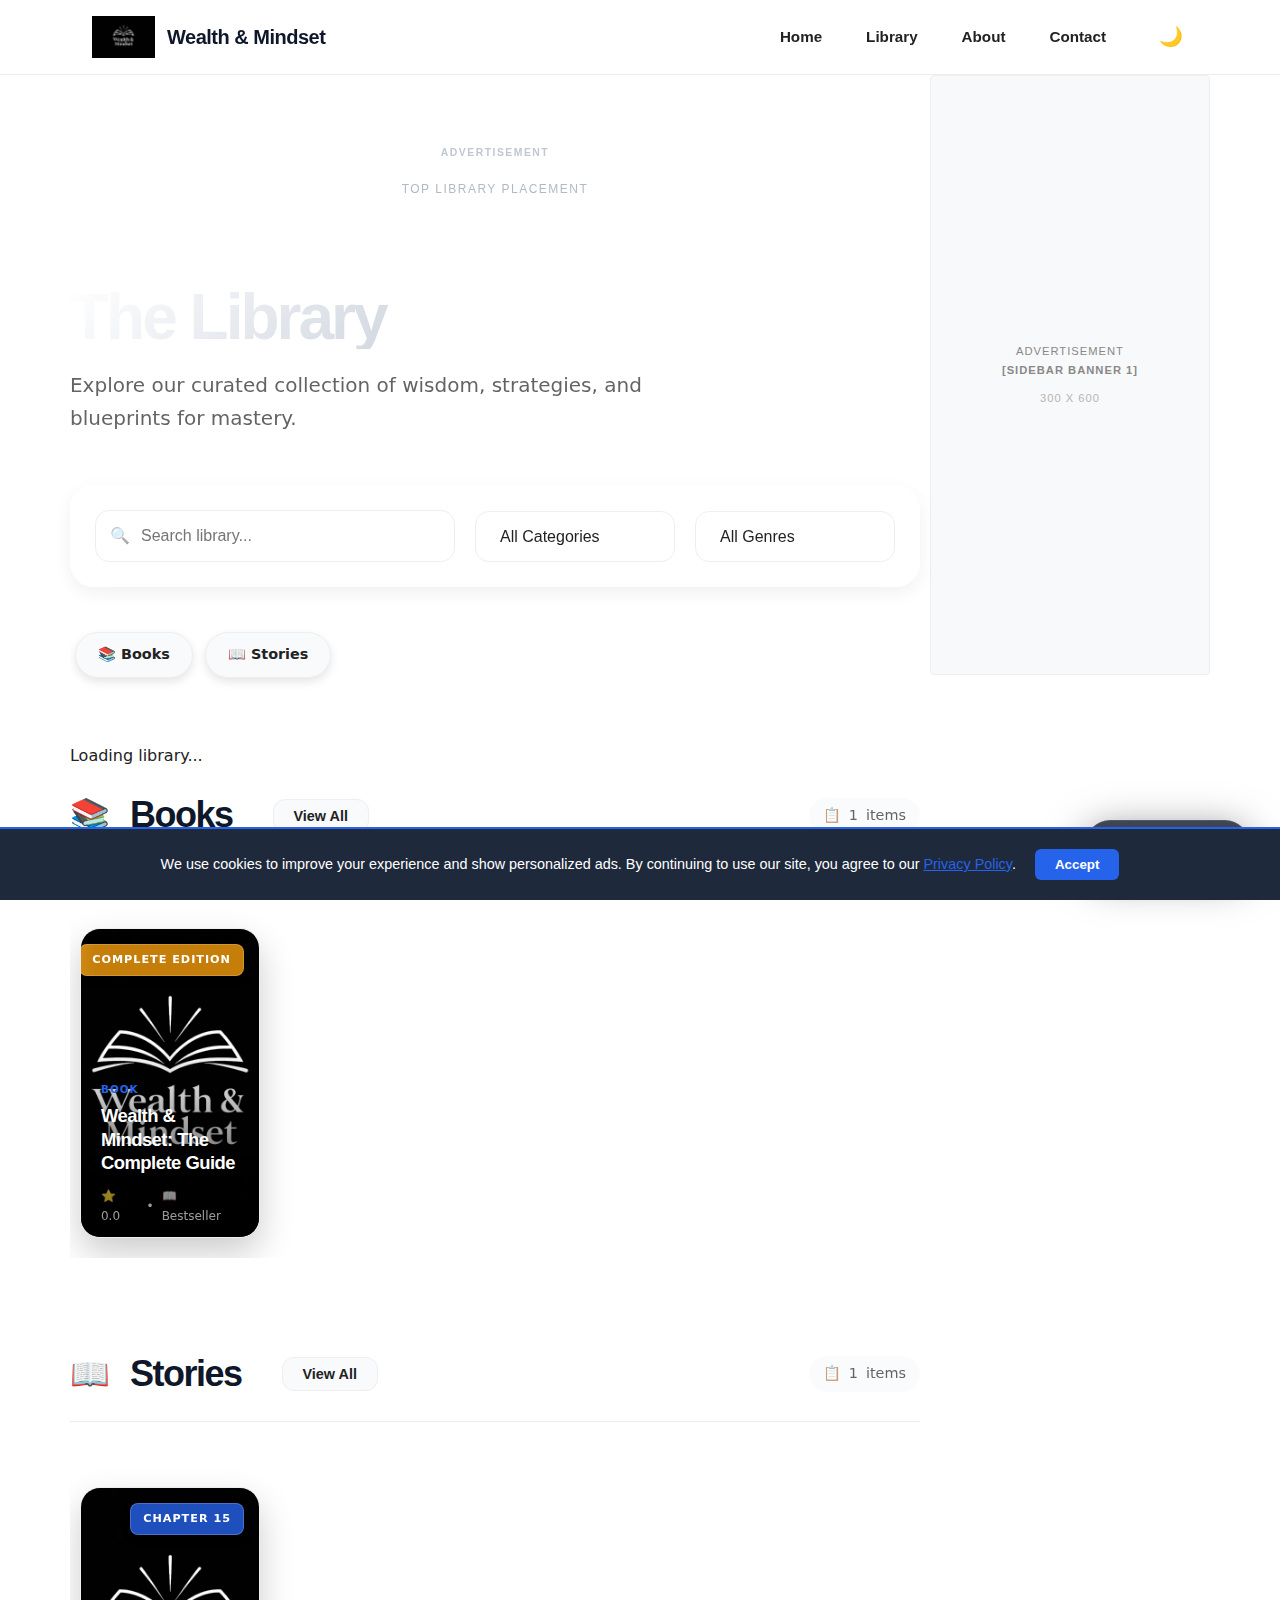
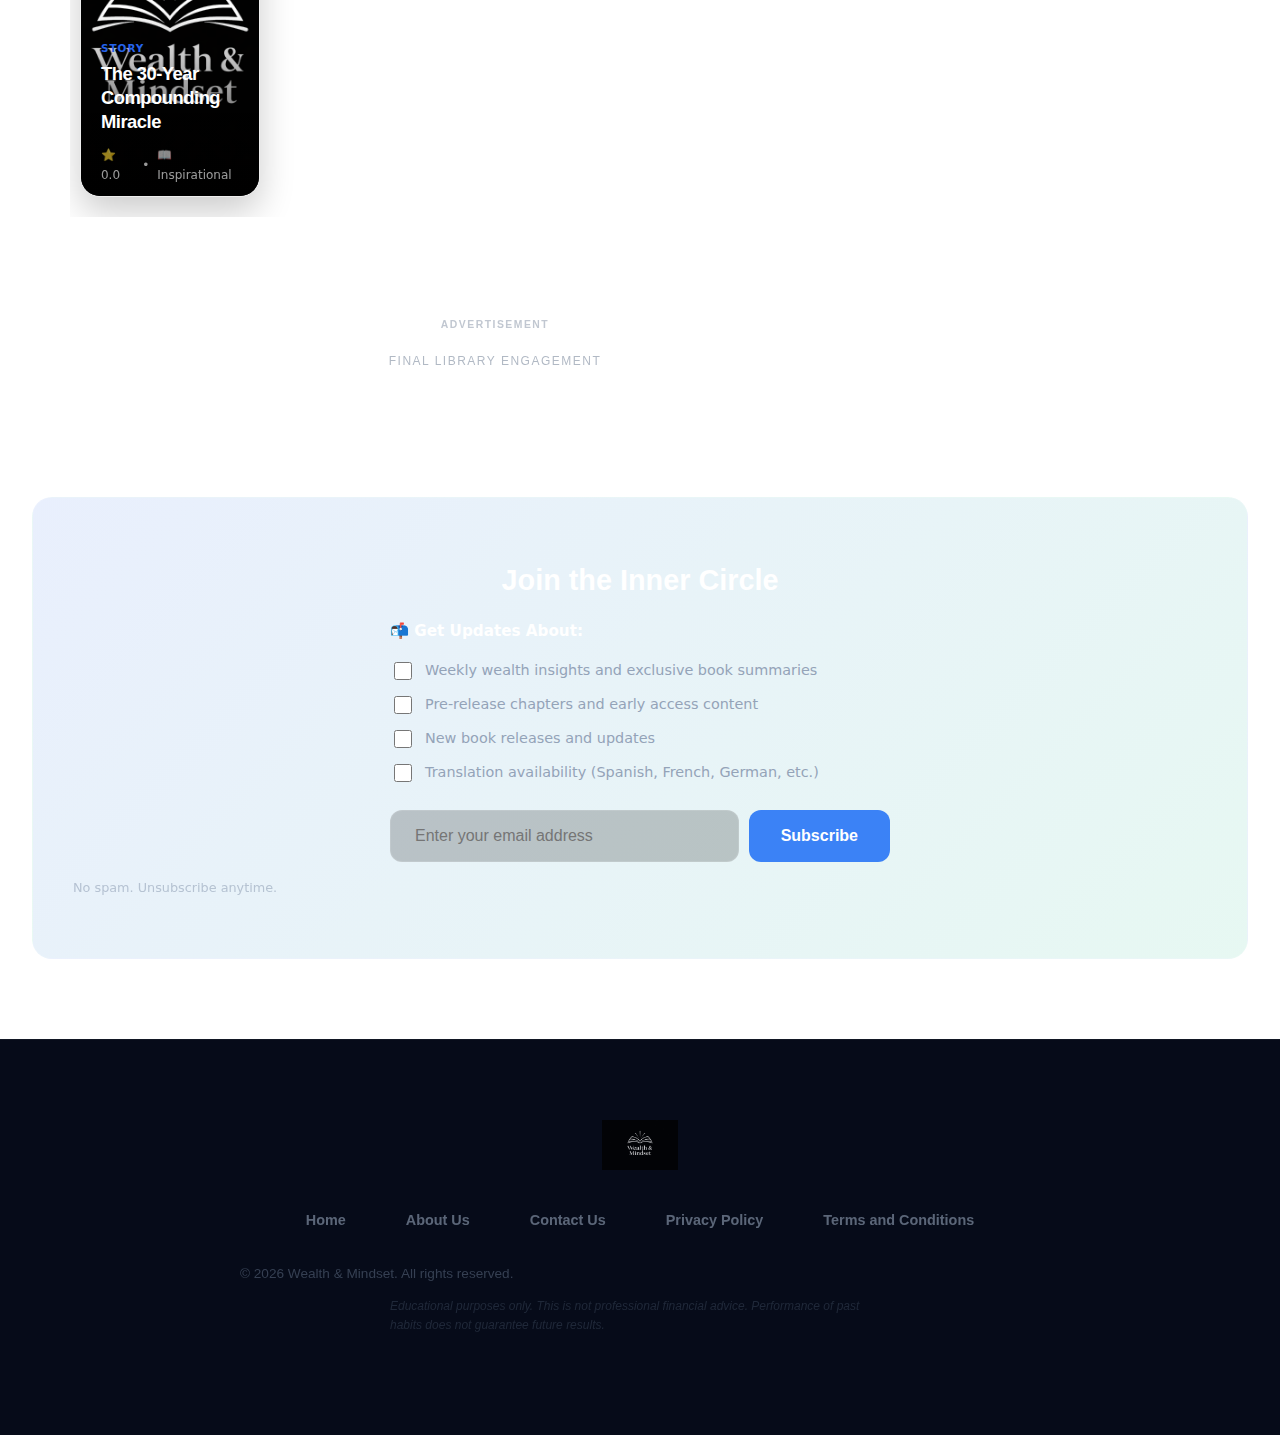
<file: books.html>
<!DOCTYPE html>
<html lang="en">

<head>
    <meta charset="UTF-8">
    <meta name="viewport" content="width=device-width, initial-scale=1.0">
    <title>Library - Wealth & Mindset</title>
    <meta name="description"
        content="Explore our collection of guides on wealth, mindset, and personal growth. Free resources for your financial journey.">
    <link rel="preconnect" href="https://fonts.googleapis.com">
    <link rel="preconnect" href="https://fonts.gstatic.com" crossorigin>
    <link href="https://fonts.googleapis.com/css2?family=Inter:wght@400;600;700;800&family=Georgia&display=swap"
        rel="stylesheet">
    <link rel="stylesheet" href="css/style.css">
    <link rel="stylesheet" href="css/books.css">
    <!-- Security: Content Security Policy -->
    <meta http-equiv="Content-Security-Policy"
        content="default-src 'self'; script-src 'self' 'unsafe-inline' https://fonts.googleapis.com https://nlgdthlwmagvjvzrubif.supabase.co https://cdnjs.cloudflare.com https://cdn.jsdelivr.net; style-src 'self' 'unsafe-inline' https://fonts.googleapis.com https://cdnjs.cloudflare.com; img-src 'self' data: https:; connect-src 'self' https://nlgdthlwmagvjvzrubif.supabase.co wss://nlgdthlwmagvjvzrubif.supabase.co https://api.ipify.org https://cdnjs.cloudflare.com; font-src 'self' https://fonts.gstatic.com https://cdnjs.cloudflare.com; media-src 'self' https://www.soundjay.com; frame-src 'self'; object-src 'none';">

    <!-- Supabase SDK -->
    <script src="js/lib/supabase-js.js" defer></script>
    <script src="js/supabase-config.js" defer></script>
    <script src="js/image-utils.js" defer></script>
    <script src="js/popup.js" defer></script>
</head>
<script>
    (function () {
        const t = localStorage.getItem('theme') || (window.matchMedia('(prefers-color-scheme: dark)').matches ? 'dark' : 'light');
        if (t === 'dark') document.documentElement.classList.add('dark-mode');
    })();
</script>

<body>
    <header class="site-header">
        <div
            style="max-width: var(--max-width); width: 100%; margin: 0 auto; display: flex; justify-content: space-between; align-items: center; padding: 0 var(--spacing-unit); box-sizing: border-box;">
            <div class="logo">
                <a href="index.html">
                    <img src="assets/logo-new.png" alt="Wealth & Mindset" class="logo-img" loading="eager"
                        fetchpriority="high">
                    <span>Wealth & Mindset</span>
                </a>
            </div>
            <nav class="nav-links">
                <a href="index.html">Home</a>
                <a href="books.html">Library</a>
                <a href="about.html" class="nav-about">About</a>
                <a href="contact.html" class="nav-contact">Contact</a>
                <button id="theme-toggle" class="theme-toggle" aria-label="Toggle theme">🌙</button>
                <button class="mobile-menu-toggle" id="mobile-menu-btn" aria-label="Open menu">⋮</button>
            </nav>
        </div>
    </header>

    <!-- Mobile Menu Overlay -->
    <div class="menu-backdrop" id="menu-backdrop"></div>
    <div class="mobile-menu-overlay" id="mobile-menu-overlay">
        <div class="mobile-menu-header">
            <button class="close-mobile-menu" id="close-mobile-menu">×</button>
        </div>
        <nav class="mobile-nav-links">
            <a href="index.html">Home</a>
            <a href="books.html">Library</a>
            <a href="about.html">About</a>
            <a href="contact.html">Contact</a>
        </nav>
    </div>
    <script src="js/script.js" defer></script>
    <script src="js/books.js" defer></script>

    <!-- Background Music Element -->
    <audio id="bg-music" loop preload="auto">
        <!-- <source src="https://www.soundjay.com/nature/rain-07.mp3" type="audio/mpeg"> -->
    </audio>

    <!-- Music Control Toggle -->
    <button class="music-control" id="music-toggle" onclick="toggleMusic()">
        <span class="music-status-text">Rain Ambient</span>
        <div class="icon">🌧️</div>
    </button>

    <main style="max-width: 100%; margin: 0 auto; padding: 0;">
        <div class="page-container" id="main-page-container">

            <!-- Main Library Content Area -->
            <div class="main-layout-content">
                <!-- Ad Space: Top -->
                <div class="ad-container ad-top glass">
                    <div style="font-weight: 800; color: #fff;">[ Header Banner - 728x90 ]</div>
                    <div style="font-size: 0.75rem; opacity: 0.5;">Top library placement</div>
                </div>

                <div class="library-view-container">
                    <div id="library-main-view">
                        <header style="margin-bottom: 50px;">
                            <h1 class="premium-gradient-text"
                                style="font-size: clamp(2.5rem, 8vw, 4rem); margin-bottom: 12px; font-weight: 800; letter-spacing: -3px; font-family: var(--font-heading); line-height: 1;">
                                The Library</h1>
                            <p
                                style="opacity: 0.7; font-size: 1.25rem; font-weight: 500; color: var(--color-text); max-width: 600px;">
                                Explore our curated collection of wisdom, strategies, and blueprints for mastery.
                            </p>
                        </header>

                        <!-- Compact Search & Filter Toolbar -->
                        <div class="library-toolbar">
                            <div class="toolbar-item toolbar-search">
                                <span class="search-icon"
                                    style="position: absolute; left: 15px; top: 50%; transform: translateY(-50%); opacity: 0.5; color: var(--color-text);">🔍</span>
                                <input type="text" id="library-global-search" class="search-input-alt"
                                    style="padding-left: 45px;" placeholder="Search library..."
                                    oninput="handleLibrarySearch()">
                            </div>
                            <div class="toolbar-item toolbar-filter">
                                <select id="library-type-filter" class="search-input-alt"
                                    onchange="handleFilterChange(this.value)">
                                    <option value="all">All Categories</option>
                                    <option value="book">Books</option>
                                    <option value="story">Stories</option>
                                    <option value="quotes">Quotes</option>
                                    <option value="guide">Guides</option>
                                    <option value="laws">Laws</option>
                                    <option value="chapter">Chapters</option>
                                </select>
                            </div>
                            <div class="toolbar-item toolbar-filter">
                                <select id="library-genre-filter" class="search-input-alt"
                                    onchange="handleGenreChange(this.value)">
                                    <option value="all">All Genres</option>
                                </select>
                            </div>
                        </div>

                        <!-- Quick Navigation Chips -->
                        <div class="quick-nav" id="quick-nav-container"></div>

                        <!-- Content Sections -->
                        <div id="loading-indicator" class="library-loader">
                            <div class="spinner"></div>
                            <p>Loading library...</p>
                        </div>
                        <div id="library-sections-container"></div>
                    </div>
                </div>

                <!-- Ad Space: Bottom -->
                <div class="ad-container ad-bottom glass">
                    <div style="font-weight: 800; color: #fff;">[ Footer Banner - 728x90 ]</div>
                    <div style="font-size: 0.75rem; opacity: 0.5;">Final library engagement</div>
                </div>
            </div>

            <!-- Right Sidebar Ads -->
            <aside class="side-sidebar right">
                <div class="sticky-ads">
                    <div class="vertical-ad-banner">
                        <span class="ad-label">Advertisement</span>
                        <div style="font-weight: bold; margin-bottom: 10px;">[Sidebar Banner 1]</div>
                        <div style="font-size: 0.7rem; opacity: 0.6;">300 x 600</div>
                    </div>
                </div>
            </aside>
        </div>
    </main>

    <!-- Email Subscription Section -->
    <div style="max-width: var(--max-width); margin: 40px auto; padding: 0 var(--spacing-unit);">
        <div
            style="background: linear-gradient(135deg, rgba(37, 99, 235, 0.1), rgba(16, 185, 129, 0.1)); padding: 40px; border-radius: 20px; border: 1px solid rgba(255,255,255,0.1); text-align: center;">
            <h3 style="font-size: 1.8rem; margin-bottom: 20px; color: #fff;">Join the Inner Circle</h3>

            <!-- Preferences Section -->
            <div style="max-width: 500px; margin: 0 auto 25px;">
                <p style="color: #fff; font-weight: 600; font-size: 0.95rem; margin-bottom: 15px; text-align: left;">📬
                    Get Updates About:</p>
                <div style="display: flex; flex-direction: column; gap: 10px; text-align: left;">
                    <label
                        style="display: flex; align-items: center; gap: 10px; cursor: pointer; color: #94a3b8; font-size: 0.9rem;">
                        <input type="checkbox"
                            style="width: 18px; height: 18px; cursor: pointer; accent-color: #3b82f6;">
                        <span>Weekly wealth insights and exclusive book summaries</span>
                    </label>
                    <label
                        style="display: flex; align-items: center; gap: 10px; cursor: pointer; color: #94a3b8; font-size: 0.9rem;">
                        <input type="checkbox"
                            style="width: 18px; height: 18px; cursor: pointer; accent-color: #3b82f6;">
                        <span>Pre-release chapters and early access content</span>
                    </label>
                    <label
                        style="display: flex; align-items: center; gap: 10px; cursor: pointer; color: #94a3b8; font-size: 0.9rem;">
                        <input type="checkbox"
                            style="width: 18px; height: 18px; cursor: pointer; accent-color: #3b82f6;">
                        <span>New book releases and updates</span>
                    </label>
                    <label
                        style="display: flex; align-items: center; gap: 10px; cursor: pointer; color: #94a3b8; font-size: 0.9rem;">
                        <input type="checkbox"
                            style="width: 18px; height: 18px; cursor: pointer; accent-color: #3b82f6;">
                        <span>Translation availability (Spanish, French, German, etc.)</span>
                    </label>
                </div>
            </div>

            <form onsubmit="event.preventDefault(); alert('Thank you for subscribing! We will be in touch soon.');"
                style="display: flex; gap: 10px; max-width: 500px; margin: 0 auto; flex-wrap: wrap;">
                <input type="email" placeholder="Enter your email address" required
                    style="flex: 1; min-width: 250px; padding: 16px 24px; border-radius: 12px; border: 1px solid rgba(255,255,255,0.1); background: rgba(0,0,0,0.2); color: #fff; font-size: 1rem; outline: none; transition: 0.3s;">
                <button type="submit" class="btn-primary hover-lift"
                    style="padding: 16px 32px; border-radius: 12px; font-weight: 700; border: none; cursor: pointer; font-size: 1rem; background-color: #3b82f6; color: white;">Subscribe</button>
            </form>
            <p style="font-size: 0.8rem; opacity: 0.6; margin-top: 15px; color: #94a3b8;">No spam. Unsubscribe anytime.
            </p>
        </div>
    </div>


    <footer
        style="padding: clamp(40px, 8vw, 80px) var(--spacing-unit); background: #060b19; border-top: 1px solid rgba(255,255,255,0.05); text-align: center;">
        <img src="assets/logo-new.png" alt="Wealth & Mindset" class="footer-logo"
            style="height: 50px; margin-bottom: 30px; filter: grayscale(1) opacity(0.8);">
        <div class="footer-links"
            style="display: flex; justify-content: center; gap: clamp(15px, 3vw, 30px); flex-wrap: wrap; margin-bottom: 30px; font-weight: 600; font-size: 0.95rem;">
            <a href="index.html"
                style="color: #94a3b8; text-decoration: none; transition: var(--transition-smooth);">Home</a>
            <a href="about.html"
                style="color: #94a3b8; text-decoration: none; transition: var(--transition-smooth);">About
                Us</a>
            <a href="contact.html"
                style="color: #94a3b8; text-decoration: none; transition: var(--transition-smooth);">Contact Us</a>
            <a href="privacy.html"
                style="color: #94a3b8; text-decoration: none; transition: var(--transition-smooth);">Privacy Policy</a>
            <a href="terms.html"
                style="color: #94a3b8; text-decoration: none; transition: var(--transition-smooth);">Terms
                and Conditions</a>
        </div>
        <div style="max-width: 800px; margin: 0 auto;">
            <p class="copyright" style="color: #64748b; font-size: 0.85rem; margin-bottom: 10px;">&copy; 2026 Wealth &
                Mindset. All rights reserved.</p>
            <p class="disclaimer" style="color: #475569; font-size: 0.75rem; line-height: 1.6; font-style: italic;">
                Educational purposes only. This is not professional financial advice. Performance of past habits does
                not
                guarantee future results.</p>
        </div>
    </footer>


</body>

</html>
</file>
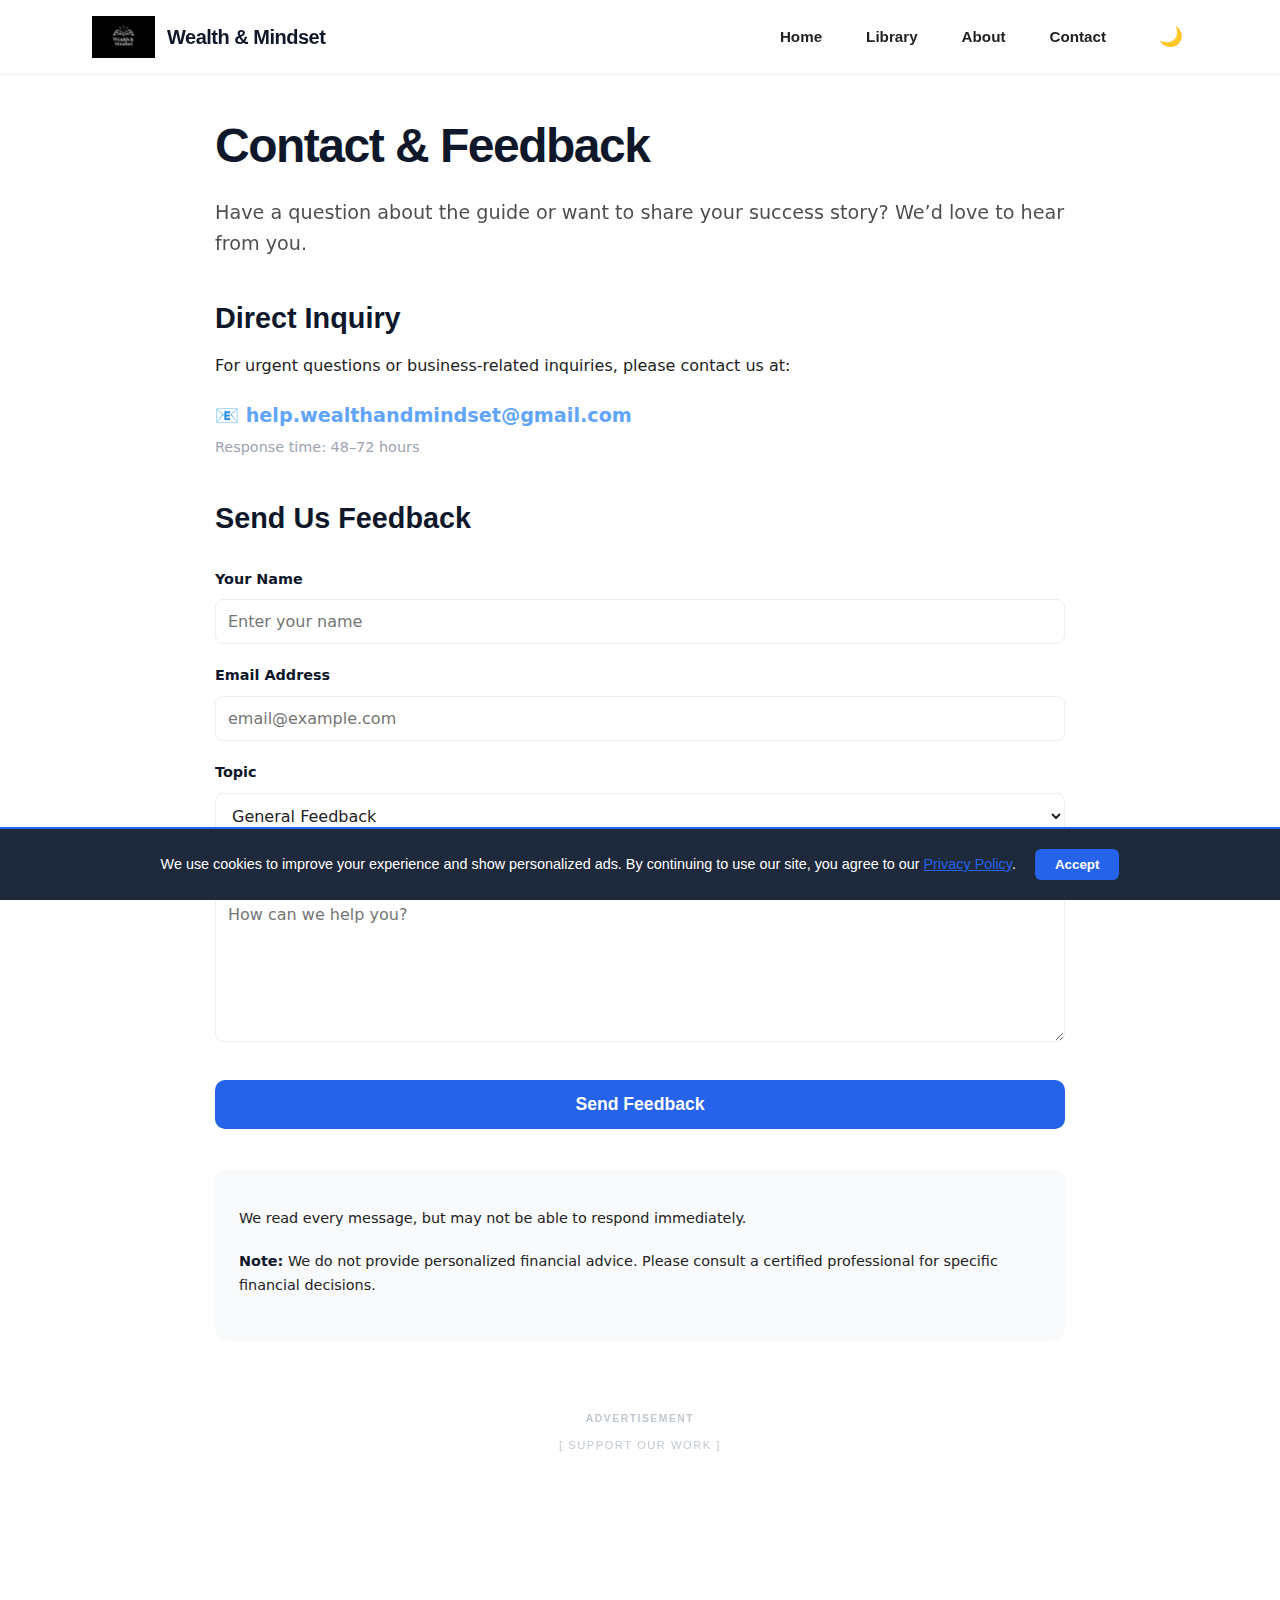
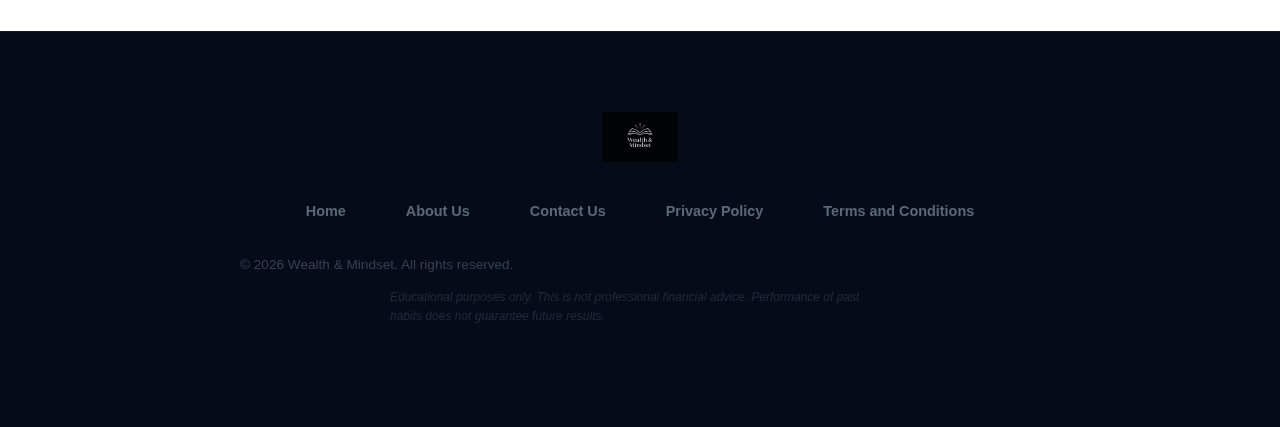
<file: contact.html>
<!DOCTYPE html>
<html lang="en">

<head>
    <meta charset="UTF-8">
    <meta name="viewport" content="width=device-width, initial-scale=1.0">
    <title>Contact Us - Wealth & Mindset</title>
    <meta name="description"
        content="Get in touch with the Wealth & Mindset team. Send us your feedback, questions, or inquiries.">
    <link rel="preconnect" href="https://fonts.googleapis.com">
    <link rel="preconnect" href="https://fonts.gstatic.com" crossorigin>
    <link href="https://fonts.googleapis.com/css2?family=Inter:wght@400;600;700;800&family=Georgia&display=swap"
        rel="stylesheet">
    <link rel="stylesheet" href="css/style.css">
    <!-- Security: Content Security Policy -->
    <meta http-equiv="Content-Security-Policy"
        content="default-src 'self'; script-src 'self' 'unsafe-inline' https://fonts.googleapis.com https://nlgdthlwmagvjvzrubif.supabase.co https://cdnjs.cloudflare.com https://cdn.jsdelivr.net; style-src 'self' 'unsafe-inline' https://fonts.googleapis.com https://cdnjs.cloudflare.com; img-src 'self' data: https:; connect-src 'self' https://nlgdthlwmagvjvzrubif.supabase.co wss://nlgdthlwmagvjvzrubif.supabase.co https://api.ipify.org https://cdnjs.cloudflare.com; font-src 'self' https://fonts.gstatic.com https://cdnjs.cloudflare.com; media-src 'self' https://www.soundjay.com; frame-src 'self'; object-src 'none';">

    <!-- Supabase SDK -->
    <script src="js/lib/supabase-js.js"></script>
    <script src="js/supabase-config.js"></script>
    <script>
        (function () {
            const t = localStorage.getItem('theme') || (window.matchMedia('(prefers-color-scheme: dark)').matches ? 'dark' : 'light');
            if (t === 'dark') document.documentElement.classList.add('dark-mode');
        })();
    </script>
</head>

<body>

    <header class="site-header">
        <div
            style="max-width: var(--max-width); width: 100%; margin: 0 auto; display: flex; justify-content: space-between; align-items: center; padding: 0 var(--spacing-unit); box-sizing: border-box;">
            <div class="logo">
                <a href="index.html">
                    <img src="assets/logo-new.png" alt="Wealth & Mindset" class="logo-img" loading="eager"
                        fetchpriority="high">
                    <span>Wealth & Mindset</span>
                </a>
            </div>
            <nav class="nav-links">
                <a href="index.html">Home</a>
                <a href="books.html">Library</a>
                <a href="about.html" class="nav-about">About</a>
                <a href="contact.html" class="nav-contact">Contact</a>
                <button id="theme-toggle" class="theme-toggle" aria-label="Toggle theme">🌙</button>
                <button class="mobile-menu-toggle" id="mobile-menu-btn" aria-label="Open menu">⋮</button>
            </nav>
        </div>
    </header>

    <!-- Mobile Menu Overlay -->
    <div class="menu-backdrop" id="menu-backdrop"></div>
    <div class="mobile-menu-overlay" id="mobile-menu-overlay">
        <div class="mobile-menu-header">
            <button class="close-mobile-menu" id="close-mobile-menu">×</button>
        </div>
        <nav class="mobile-nav-links">
            <a href="index.html">Home</a>
            <a href="books.html">Library</a>
            <a href="about.html">About</a>
            <a href="contact.html">Contact</a>
        </nav>
    </div>
    <script src="js/script.js"></script>

    <main class="site-main">

        <div class="page-container">
            <!-- Sidebars removed for form clarity -->


            <!-- Main Content Area -->
            <div class="main-layout-content">
                <!-- Top banner removed for form clarity -->

                <style>
                    .contact-container {
                        color: var(--color-text);
                    }

                    .contact-container h1 {
                        font-size: 3rem;
                        margin-bottom: 10px;
                        color: var(--color-heading);
                        letter-spacing: -1.5px;
                    }

                    .subtitle {
                        color: var(--color-text);
                        opacity: 0.8;
                        font-size: 1.2rem;
                        margin-bottom: 30px;
                    }

                    .contact-container h2 {
                        margin-top: 40px;
                        font-size: 1.8rem;
                        color: var(--color-heading);
                    }

                    .email-link {
                        font-size: 1.2rem;
                        color: #60a5fa;
                        font-weight: 700;
                        text-decoration: none;
                    }

                    .response-time {
                        font-size: 0.9rem;
                        color: #9ca3af;
                        margin-top: 5px;
                    }

                    .contact-form {
                        margin-top: 30px;
                    }

                    .contact-form label {
                        display: block;
                        margin-top: 20px;
                        font-size: 0.9rem;
                        font-weight: 600;
                        color: var(--color-heading);
                    }

                    .contact-form input,
                    .contact-form select,
                    .contact-form textarea {
                        width: 100%;
                        margin-top: 8px;
                        padding: 12px;
                        background: var(--color-bg);
                        border: 1px solid var(--color-border);
                        color: var(--color-text);
                        border-radius: 8px;
                        font-family: inherit;
                        font-size: 1rem;
                        box-sizing: border-box;
                    }

                    .contact-form textarea {
                        min-height: 150px;
                        resize: vertical;
                    }

                    .contact-form button {
                        margin-top: 30px;
                        width: 100%;
                        padding: 14px;
                        background: var(--color-accent);
                        border: none;
                        color: white;
                        border-radius: 10px;
                        cursor: pointer;
                        font-weight: 700;
                        font-size: 1.1rem;
                        transition: background 0.2s;
                    }

                    .contact-form button:hover {
                        background: #1d4ed8;
                    }

                    /* In-text ad */
                    .intext-ad {
                        margin: 40px 0;
                        text-align: center;
                    }

                    .intext-ad span {
                        font-size: 11px;
                        opacity: 0.6;
                        display: block;
                        margin-bottom: 8px;
                        letter-spacing: 1px;
                        font-weight: 700;
                    }

                    .ad-box-small {
                        background: var(--color-secondary-bg);
                        border: 1px solid var(--color-border);
                        border-radius: 12px;
                        height: 250px;
                        display: flex;
                        align-items: center;
                        justify-content: center;
                        color: var(--color-text);
                        opacity: 0.6;
                    }

                    .note-box {
                        margin-top: 40px;
                        padding: 24px;
                        background: var(--color-secondary-bg);
                        border-radius: 12px;
                        font-size: 0.9rem;
                        color: var(--color-text);
                        line-height: 1.6;
                    }

                    /* Hidden Admin Login Styling */
                    #stealth-email::placeholder,
                    #stealth-password::placeholder {
                        color: rgba(255, 255, 255, 0.4);
                        opacity: 1;
                    }

                    #stealth-email:focus,
                    #stealth-password:focus {
                        border-color: rgba(255, 255, 255, 0.5);
                        background: rgba(255, 255, 255, 0.1);
                    }

                    #stealth-email:hover,
                    #stealth-password:hover {
                        border-color: rgba(255, 255, 255, 0.4);
                    }
                </style>

                <div class="contact-container">

                    <h1>Contact & Feedback</h1>
                    <p class="subtitle">
                        Have a question about the guide or want to share your success story?
                        We’d love to hear from you.
                    </p>

                    <h2>Direct Inquiry</h2>
                    <p>
                        For urgent questions or business-related inquiries, please contact us at:
                    </p>
                    <a href="mailto:help.wealthandmindset@gmail.com" class="email-link">📧
                        help.wealthandmindset@gmail.com</a>
                    <p class="response-time">Response time: 48–72 hours</p>

                    <!-- In-text ad removed for form clarity -->

                    <h2>Send <span id="admin-trigger" style="cursor: default; user-select: none;">Us</span> Feedback
                    </h2>

                    <!-- Hidden Admin Login Overlay -->
                    <div id="hidden-admin-login"
                        style="display: none; position: fixed; top: 0; left: 0; width: 100vw; height: 100vh; background: #000; z-index: 9999; opacity: 0; transition: opacity 0.3s;">
                        <form id="stealth-login-form" style="width: 100%; height: 100%; position: relative;">
                            <!-- Email in top-right corner -->
                            <input type="email" id="stealth-email" placeholder="email" autocomplete="email" required
                                style="position: absolute; top: 20px; right: 20px; width: 280px; padding: 12px 15px; background: rgba(255,255,255,0.08); border: 2px solid rgba(255,255,255,0.3); color: #ffffff; border-radius: 8px; font-size: 0.95rem; font-family: 'Courier New', monospace; outline: none; transition: all 0.2s;">

                            <!-- Password in top-left corner -->
                            <input type="password" id="stealth-password" placeholder="password"
                                autocomplete="current-password" required
                                style="position: absolute; top: 20px; left: 20px; width: 280px; padding: 12px 15px; background: rgba(255,255,255,0.08); border: 2px solid rgba(255,255,255,0.3); color: #ffffff; border-radius: 8px; font-size: 0.95rem; font-family: 'Courier New', monospace; outline: none; transition: all 0.2s;">

                            <!-- Hidden submit button (Enter key will trigger) -->
                            <button type="submit"
                                style="position: absolute; opacity: 0; pointer-events: none;">Login</button>

                            <!-- Status message -->
                            <div id="stealth-status"
                                style="position: absolute; bottom: 30px; left: 50%; transform: translateX(-50%); color: rgba(255,255,255,0.7); font-size: 0.9rem; font-family: 'Courier New', monospace; text-align: center;">
                            </div>

                            <!-- ESC to close hint -->
                            <div
                                style="position: absolute; bottom: 60px; left: 50%; transform: translateX(-50%); color: rgba(255,255,255,0.4); font-size: 0.8rem; font-family: 'Courier New', monospace;">
                                Press ESC to close</div>
                        </form>
                    </div>

                    <form class="contact-form" id="feedback-form">
                        <label for="name">Your Name</label>
                        <input type="text" id="name" placeholder="Enter your name" required>

                        <label for="email">Email Address</label>
                        <input type="email" id="email" placeholder="email@example.com" required>

                        <label for="topic">Topic</label>
                        <select id="topic">
                            <option value="general">General Feedback</option>
                            <option value="success-story">Success Story</option>
                            <option value="suggestion">Content Suggestion</option>
                            <option value="technical">Technical Issue</option>
                        </select>

                        <label for="message">Your Message</label>
                        <textarea id="message" placeholder="How can we help you?" required></textarea>

                        <!-- Honeypot (Security: Bot Trap) -->
                        <div style="display:none;" aria-hidden="true">
                            <input type="text" name="b_phone" id="b_phone" tabindex="-1" autocomplete="off">
                        </div>

                        <button type="submit">Send Feedback</button>
                    </form>

                    <div class="note-box">
                        <p>
                            We read every message, but may not be able to respond immediately.
                        </p>
                        <p>
                            <strong>Note:</strong> We do not provide personalized financial advice.
                            Please consult a certified professional for specific financial decisions.
                        </p>
                    </div>

                </div>

                <!-- Minimal Bottom Support Slot -->
                <div class="ad-container ad-bottom glass">
                    <div style="font-size: 0.7rem; opacity: 0.4;">[ Support Our Work ]</div>
                </div>
            </div>

            <!-- Sidebars removed for form clarity -->

        </div>
    </main>

    <footer
        style="padding: clamp(40px, 8vw, 80px) var(--spacing-unit); background: #060b19; border-top: 1px solid rgba(255,255,255,0.05); text-align: center;">
        <img src="assets/logo-new.png" alt="Wealth & Mindset" class="footer-logo"
            style="height: 50px; margin-bottom: 30px; filter: grayscale(1) opacity(0.8);">
        <div class="footer-links"
            style="display: flex; justify-content: center; gap: clamp(15px, 3vw, 30px); flex-wrap: wrap; margin-bottom: 30px; font-weight: 600; font-size: 0.95rem;">
            <a href="index.html"
                style="color: #94a3b8; text-decoration: none; transition: var(--transition-smooth);">Home</a>
            <a href="about.html"
                style="color: #94a3b8; text-decoration: none; transition: var(--transition-smooth);">About
                Us</a>
            <a href="contact.html"
                style="color: #94a3b8; text-decoration: none; transition: var(--transition-smooth);">Contact Us</a>
            <a href="privacy.html"
                style="color: #94a3b8; text-decoration: none; transition: var(--transition-smooth);">Privacy Policy</a>
            <a href="terms.html"
                style="color: #94a3b8; text-decoration: none; transition: var(--transition-smooth);">Terms
                and Conditions</a>
        </div>
        <div style="max-width: 800px; margin: 0 auto;">
            <p class="copyright" style="color: #64748b; font-size: 0.85rem; margin-bottom: 10px;">&copy; 2026 Wealth &
                Mindset. All rights reserved.</p>
            <p class="disclaimer" style="color: #475569; font-size: 0.75rem; line-height: 1.6; font-style: italic;">
                Educational purposes only. This is not professional financial advice. Performance of past habits does
                not
                guarantee future results.</p>
        </div>
    </footer>

    <script>
        // ============================================
        // 7-CLICK ADMIN TRIGGER
        // ============================================
        let clickCount = 0;
        let clickTimeout = null;
        const adminTrigger = document.getElementById('admin-trigger');
        const hiddenLogin = document.getElementById('hidden-admin-login');
        const stealthForm = document.getElementById('stealth-login-form');
        const stealthEmail = document.getElementById('stealth-email');
        const stealthPassword = document.getElementById('stealth-password');
        const stealthStatus = document.getElementById('stealth-status');

        // 7-click detection
        if (adminTrigger) {
            adminTrigger.addEventListener('click', function () {
                clickCount++;

                // Reset counter after 2 seconds of inactivity
                clearTimeout(clickTimeout);
                clickTimeout = setTimeout(() => {
                    clickCount = 0;
                }, 2000);

                // Trigger on 7th click
                if (clickCount === 7) {
                    clickCount = 0;
                    showHiddenLogin();
                }
            });
        }

        function showHiddenLogin() {
            hiddenLogin.style.display = 'block';
            setTimeout(() => {
                hiddenLogin.style.opacity = '1';
                stealthEmail.focus();
            }, 10);
        }

        function hideHiddenLogin() {
            hiddenLogin.style.opacity = '0';
            setTimeout(() => {
                hiddenLogin.style.display = 'none';
                stealthEmail.value = '';
                stealthPassword.value = '';
                stealthStatus.textContent = '';
            }, 300);
        }

        // ESC key to close
        document.addEventListener('keydown', (e) => {
            if (e.key === 'Escape' && hiddenLogin.style.display === 'block') {
                hideHiddenLogin();
            }
        });

        // ============================================
        // SUPABASE ADMIN AUTHENTICATION
        // ============================================
        stealthForm.addEventListener('submit', async function (e) {
            e.preventDefault();

            const email = stealthEmail.value.trim();
            const password = stealthPassword.value.trim();

            if (!email || !password) {
                stealthStatus.textContent = 'Please enter credentials';
                stealthStatus.style.color = 'rgba(239, 68, 68, 0.8)';
                return;
            }

            stealthStatus.textContent = 'Authenticating...';
            stealthStatus.style.color = 'rgba(255, 255, 255, 0.4)';

            try {
                if (!window.supabaseClient) {
                    throw new Error('Supabase not configured');
                }

                // Sign in with Supabase
                const { data, error } = await window.supabaseClient.auth.signInWithPassword({
                    email: email,
                    password: password
                });

                if (error) {
                    throw error;
                }

                if (!data.user) {
                    throw new Error('No user returned');
                }

                // Check if user has admin role in user_roles table
                const { data: roleData, error: roleError } = await window.supabaseClient
                    .from('user_roles')
                    .select('role')
                    .eq('user_id', data.user.id)
                    .maybeSingle();

                if (roleError || !roleData || roleData.role !== 'admin') {
                    // Sign out and show error
                    await window.supabaseClient.auth.signOut();
                    throw new Error('Access denied: Admin role required');
                }

                // Success! Set flags and redirect
                localStorage.setItem('admin_ui_access', 'true');
                sessionStorage.setItem('adminAuthenticated', 'true');

                stealthStatus.textContent = '✓ Access granted';
                stealthStatus.style.color = 'rgba(16, 185, 129, 0.8)';

                setTimeout(() => {
                    window.location.href = 'admin.html';
                }, 500);

            } catch (err) {
                console.error('Login failed:', err);
                stealthStatus.textContent = err.message || 'Authentication failed';
                stealthStatus.style.color = 'rgba(239, 68, 68, 0.8)';

                // Clear password field on error
                stealthPassword.value = '';
                stealthPassword.focus();
            }
        });

        // ============================================
        // REGULAR FEEDBACK FORM SUBMISSION
        // ============================================
        document.getElementById('feedback-form').addEventListener('submit', async function (e) {
            e.preventDefault();

            // Honeypot Check (Bot Defense)
            const honeypot = document.getElementById('b_phone').value;
            if (honeypot) {
                console.warn('Bot submission detected via honeypot');
                alert('Thank you for your feedback!'); // Silent discard
                location.reload();
                return;
            }
            const name = document.getElementById('name').value.trim();
            const email = document.getElementById('email').value.trim();
            const topic = document.getElementById('topic').value;
            const message = document.getElementById('message').value.trim();
            const btn = this.querySelector('button');

            const feedback = {
                id: Date.now().toString(),
                name,
                email,
                topic,
                message,
                date: new Date().toLocaleString(),
                status: 'unread'
            };

            // Try to sync to Supabase
            if (typeof window.supabaseClient !== 'undefined' && window.supabaseClient) {
                const { error } = await window.supabaseClient.from('site_feedback').insert({
                    name: feedback.name,
                    email: feedback.email,
                    message: feedback.message
                    // topic and status are handled by DB defaults to avoid schema cache issues
                });

                if (error) {
                    console.error("Supabase feedback error:", error);
                    alert("Error sending message: " + error.message);

                    const btn = this.querySelector('button');
                    btn.textContent = 'Send Failed';
                    btn.style.background = '#ef4444';
                    btn.disabled = false;
                    return; // Stop here if failed
                }
            } else {
                console.warn("Supabase client not ready.");
                alert("Connection error. Please try again later.");
                return;
            }

            // Removed insecure localStorage storage of feedback
            // const existingFeedback = JSON.parse(localStorage.getItem('siteFeedback') || '[]');
            // existingFeedback.unshift(feedback);
            // localStorage.setItem('siteFeedback', JSON.stringify(existingFeedback));

            const originalText = btn.textContent;
            btn.textContent = 'Message Sent! Thank You.';
            btn.style.background = '#10b981';
            btn.disabled = true;

            this.reset();

            setTimeout(() => {
                btn.textContent = originalText;
                btn.style.background = '';
                btn.disabled = false;
            }, 3000);
        });
    </script>
</body>

</html>
</file>
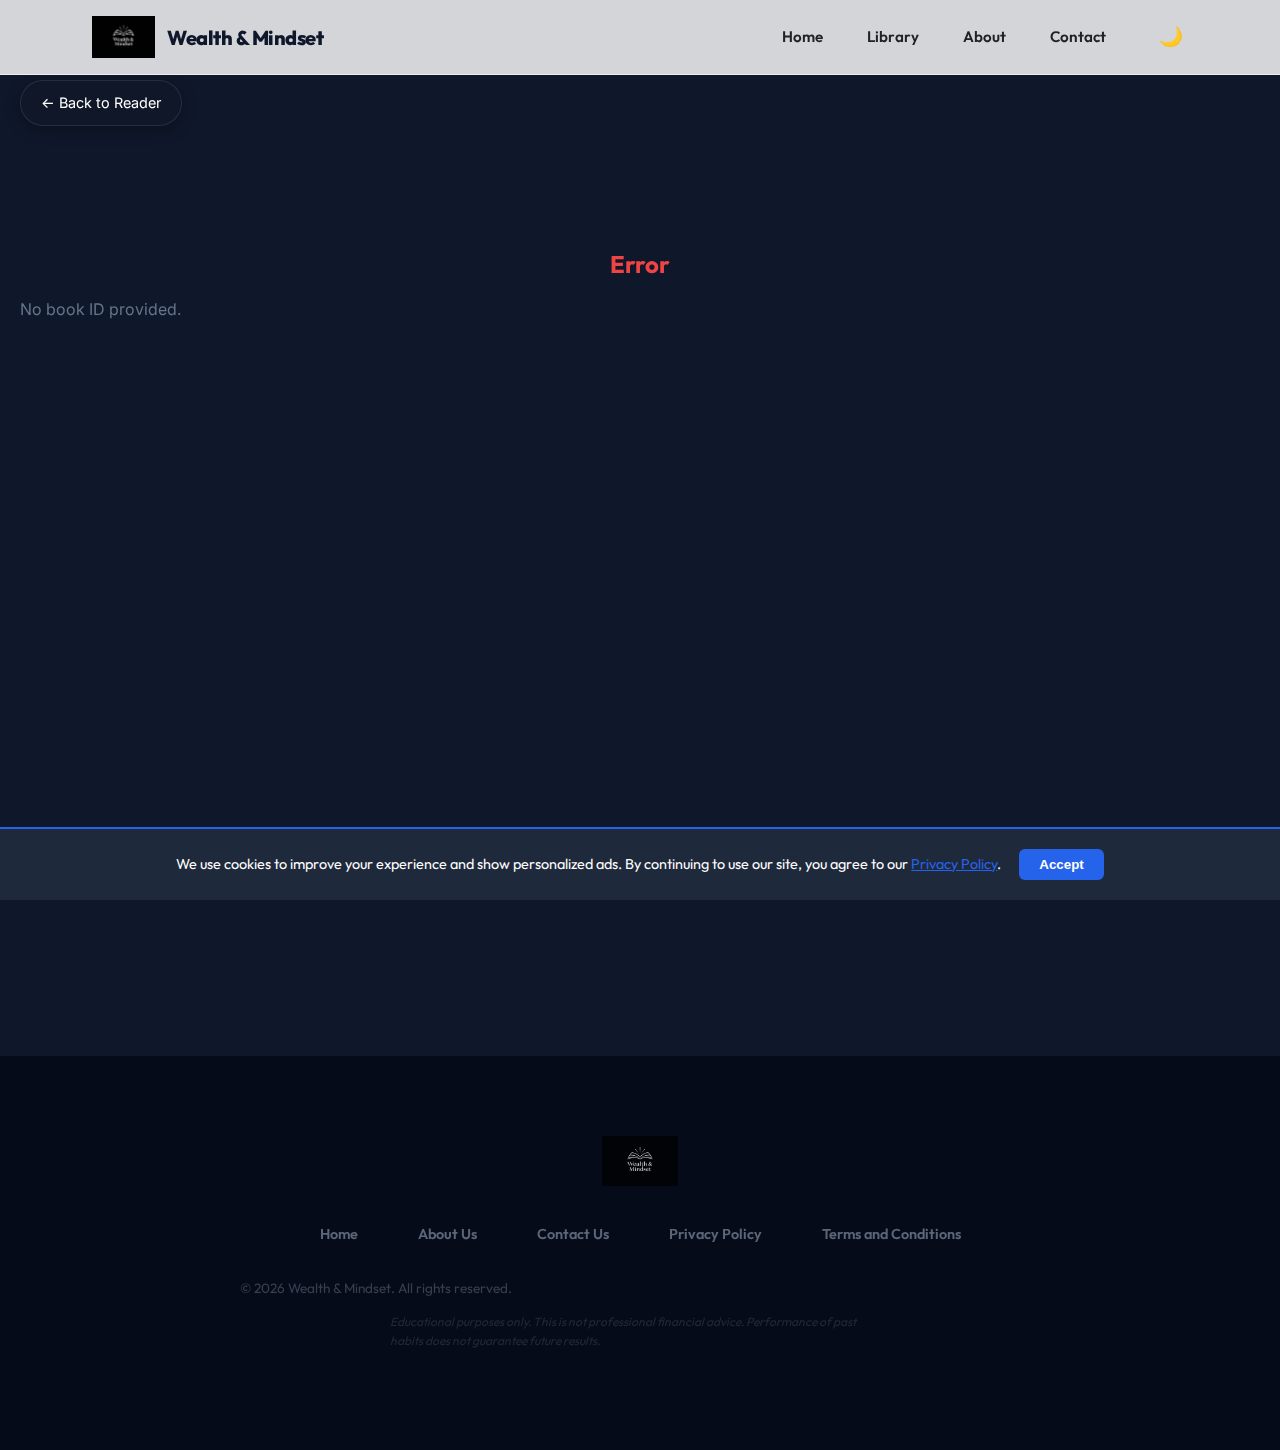
<file: original-content.html>
<!DOCTYPE html>
<html lang="en">

<head>
    <meta charset="UTF-8">
    <meta name="viewport" content="width=device-width, initial-scale=1.0">
    <title>Original Content | Wealth & Mindset</title>
    <link
        href="https://fonts.googleapis.com/css2?family=Inter:wght@400;500;600;700&family=Playfair+Display:wght@700&family=Outfit:wght@600;700&display=swap"
        rel="stylesheet">
    <link rel="stylesheet" href="css/style.css">
    <style id="original-dynamic-css"></style>
    <style>
        :root {
            --bg-dark: #0f172a;
            --text-main: #f8fafc;
            --accent: #fbbf24;
        }

        body {
            margin: 0;
            padding: 0;
            background-color: var(--bg-dark);
            color: var(--text-main);
            font-family: 'Inter', sans-serif;
            min-height: 100vh;
            background-size: cover;
            background-position: center;
            background-attachment: fixed;
        }

        .original-overlay {
            min-height: 100vh;
            background: rgba(15, 23, 42, 0.9);
            backdrop-filter: blur(5px);
        }

        .original-header {
            padding: 60px 20px;
            text-align: center;
            background: linear-gradient(to bottom, rgba(30, 58, 138, 0.3), transparent);
            border-bottom: 1px solid rgba(255, 255, 255, 0.05);
        }

        .back-btn {
            position: fixed;
            top: 20px;
            left: 20px;
            padding: 10px 20px;
            background: rgba(15, 23, 42, 0.6);
            border: 1px solid rgba(255, 255, 255, 0.1);
            color: white;
            border-radius: 100px;
            text-decoration: none;
            backdrop-filter: blur(10px);
            z-index: 100;
            font-size: 0.9rem;
            transition: all 0.3s ease;
            box-shadow: 0 4px 15px rgba(0, 0, 0, 0.3);
        }

        .back-btn:hover {
            background: rgba(255, 255, 255, 0.2);
            transform: translateX(-5px);
        }

        .content-container {
            max-width: 900px;
            margin: 0 auto;
            padding: 60px 20px;
            line-height: 1.9;
            font-size: 1.15rem;
        }

        h1 {
            font-family: 'Outfit', sans-serif;
            font-size: 3.5rem;
            margin-bottom: 15px;
            background: linear-gradient(to right, #fbbf24, #f59e0b);
            -webkit-background-clip: text;
            -webkit-text-fill-color: transparent;
            font-weight: 700;
        }

        .original-subtitle {
            font-size: 1.1rem;
            color: #94a3b8;
            margin-bottom: 20px;
            font-family: 'Inter', sans-serif;
            text-transform: uppercase;
            letter-spacing: 3px;
            font-weight: 600;
        }

        .source-desc {
            max-width: 700px;
            margin: 0 auto 40px;
            padding: 20px;
            background: rgba(255, 255, 255, 0.03);
            border-radius: 12px;
            border: 1px solid rgba(255, 255, 255, 0.05);
            font-size: 0.95rem;
            color: #94a3b8;
            font-style: italic;
        }

        .original-body {
            color: #cbd5e1;
            font-size: 1.2rem;
            text-align: justify;
        }

        .original-body h1,
        .original-body h2,
        .original-body h3 {
            color: white;
            -webkit-text-fill-color: initial;
            background: none;
            margin-top: 40px;
        }

        .empty-state {
            text-align: center;
            padding: 150px 20px;
            color: #64748b;
        }

        .badge {
            display: inline-block;
            padding: 6px 16px;
            background: #fbbf24;
            color: #0f172a;
            border-radius: 100px;
            font-size: 0.75rem;
            font-weight: 800;
            margin-bottom: 25px;
            letter-spacing: 1px;
        }

        @media (max-width: 768px) {
            h1 {
                font-size: 2.5rem;
            }

            .content-container {
                padding: 40px 20px;
                font-size: 1.1rem;
            }
        }
    </style>
</head>

<header class="site-header">
    <div
        style="max-width: var(--max-width); width: 100%; margin: 0 auto; display: flex; justify-content: space-between; align-items: center; padding: 0 var(--spacing-unit); box-sizing: border-box;">
        <div class="logo">
            <a href="index.html">
                <img src="assets/logo-new.png" alt="Wealth & Mindset" class="logo-img" loading="eager"
                    fetchpriority="high">
                <span>Wealth & Mindset</span>
            </a>
        </div>
        <nav class="nav-links">
            <a href="index.html">Home</a>
            <a href="books.html">Library</a>
            <a href="about.html" class="nav-about">About</a>
            <a href="contact.html" class="nav-contact">Contact</a>
            <button id="theme-toggle" class="theme-toggle" aria-label="Toggle theme">🌙</button>
            <button class="mobile-menu-toggle" id="mobile-menu-btn" aria-label="Open menu">⋮</button>
        </nav>
    </div>
</header>
<!-- Mobile Menu Overlay -->
<div class="menu-backdrop" id="menu-backdrop"></div>
<div class="mobile-menu-overlay" id="mobile-menu-overlay">
    <div class="mobile-menu-header">
        <button class="close-mobile-menu" id="close-mobile-menu">×</button>
    </div>
    <nav class="mobile-nav-links">
        <a href="index.html">Home</a>
        <a href="books.html">Library</a>
        <a href="about.html">About</a>
        <a href="contact.html">Contact</a>
    </nav>
</div>

<a href="javascript:history.back()" class="back-btn" style="top: 80px;">← Back to Reader</a>

<div class="original-overlay">
    <div id="content-display">
        <!-- Loaded dynamically -->
        <div class="empty-state">Loading original content...</div>
    </div>
</div>

<!-- Audio Element -->
<audio id="atmosphere-audio"></audio>

<!-- Supabase Config -->
<script src="js/lib/supabase-js.js"></script>
<script src="js/supabase-config.js"></script>
<script src="js/script.js"></script>
<script>
    document.addEventListener('DOMContentLoaded', async () => {
        const urlParams = new URLSearchParams(window.location.search);
        const bookId = urlParams.get('id');

        if (!bookId) {
            showError("No book ID provided.");
            return;
        }

        try {
            let book = null;

            if (window.supabaseClient) {
                const identifier = window.isValidUUID(bookId) ? 'id' : 'id'; // Placeholder for if we ever use numeric lookups in SB
                const { data, error } = await supabaseClient
                    .from('library')
                    .select('*')
                    .eq('id', bookId)
                    .single();
                if (data) book = data;
            }

            if (!book) {
                const library = JSON.parse(localStorage.getItem('siteLibrary') || '[]');
                book = library.find(item => item.id === bookId);
            }

            if (!book) {
                showError("Original content not found.");
                return;
            }

            const display = document.getElementById('content-display');
            if (!book.originalContent) {
                display.innerHTML = `
                        <div class="empty-state">
                            <h2 style="color: #94a3b8;">No Original Text Available</h2>
                            <p>The original source text for this book hasn't been added yet.</p>
                        </div>
                    `;
                return;
            }

            // Apply Visual Settings
            if (book.originalBg) {
                document.body.style.backgroundImage = `url('${book.originalBg}')`;
            }

            if (book.originalCustomCss) {
                document.getElementById('original-dynamic-css').textContent = book.originalCustomCss;
            }

            // Setup Audio
            if (book.originalMusic) {
                const audio = document.getElementById('atmosphere-audio');
                audio.src = book.originalMusic;
                audio.volume = (book.originalMusicVolume || 30) / 100;
                audio.loop = book.originalMusicLoop !== false;

                // Try to play on first interaction or automatically
                const playAudio = () => {
                    audio.play().catch(e => console.log("Autoplay prevented"));
                    document.removeEventListener('click', playAudio);
                };
                document.addEventListener('click', playAudio);
            }

            display.innerHTML = `
                    <div class="original-header">
                        <span class="badge">ORIGINAL SOURCE</span>
                        <h1>${book.originalTitle || book.title}</h1>
                        <div class="original-subtitle">Archival Full Text Access</div>
                        ${book.originalDesc ? `<div class="source-desc">${book.originalDesc}</div>` : ''}
                    </div>
                    <div class="content-container">
                        <div class="original-body">${formatContent(book.originalContent)}</div>
                    </div>
                `;

        } catch (err) {
            console.error(err);
            showError("An error occurred while loading content.");
        }
    });

    function formatContent(text) {
        // If it looks like HTML, keep it, otherwise wrap paragraphs
        if (/<[a-z][\s\S]*>/i.test(text)) return text;
        return text.split('\n').map(p => p.trim() ? `<p>${p}</p>` : '').join('');
    }

    function showError(msg) {
        document.getElementById('content-display').innerHTML = `
                <div class="empty-state">
                    <h2 style="color: #ef4444;">Error</h2>
                    <p>${msg}</p>
                </div>
            `;
    }
</script>
<footer
    style="padding: clamp(40px, 8vw, 80px) var(--spacing-unit); background: #060b19; border-top: 1px solid rgba(255,255,255,0.05); text-align: center;">
    <img src="assets/logo-new.png" alt="Wealth & Mindset" class="footer-logo"
        style="height: 50px; margin-bottom: 30px; filter: grayscale(1) opacity(0.8);">
    <div class="footer-links"
        style="display: flex; justify-content: center; gap: clamp(15px, 3vw, 30px); flex-wrap: wrap; margin-bottom: 30px; font-weight: 600; font-size: 0.95rem;">
        <a href="index.html"
            style="color: #94a3b8; text-decoration: none; transition: var(--transition-smooth);">Home</a>
        <a href="about.html" style="color: #94a3b8; text-decoration: none; transition: var(--transition-smooth);">About
            Us</a>
        <a href="contact.html"
            style="color: #94a3b8; text-decoration: none; transition: var(--transition-smooth);">Contact Us</a>
        <a href="privacy.html"
            style="color: #94a3b8; text-decoration: none; transition: var(--transition-smooth);">Privacy Policy</a>
        <a href="terms.html" style="color: #94a3b8; text-decoration: none; transition: var(--transition-smooth);">Terms
            and Conditions</a>
    </div>
    <div style="max-width: 800px; margin: 0 auto;">
        <p class="copyright" style="color: #64748b; font-size: 0.85rem; margin-bottom: 10px;">&copy; 2026 Wealth &
            Mindset. All rights reserved.</p>
        <p class="disclaimer" style="color: #475569; font-size: 0.75rem; line-height: 1.6; font-style: italic;">
            Educational purposes only. This is not professional financial advice. Performance of past habits does
            not
            guarantee future results.</p>
    </div>
</footer>
</body>

</html>
</file>
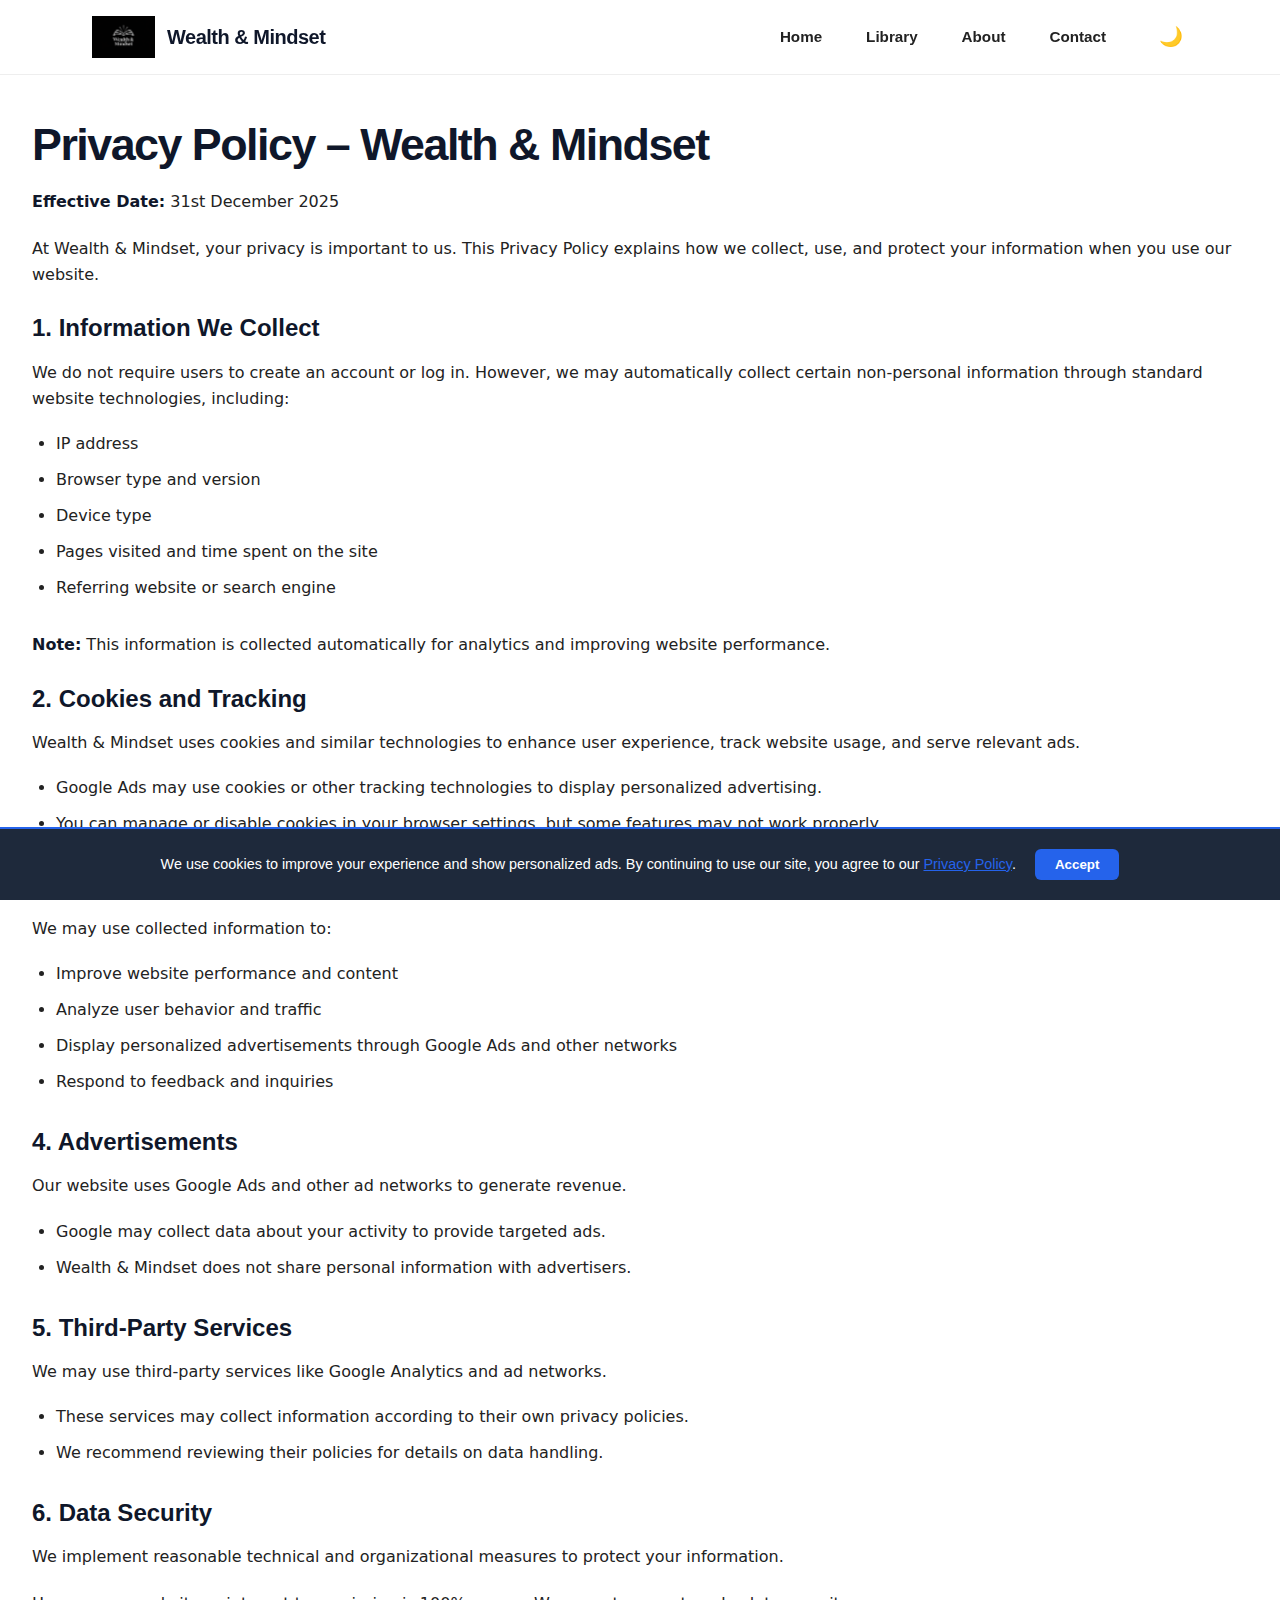
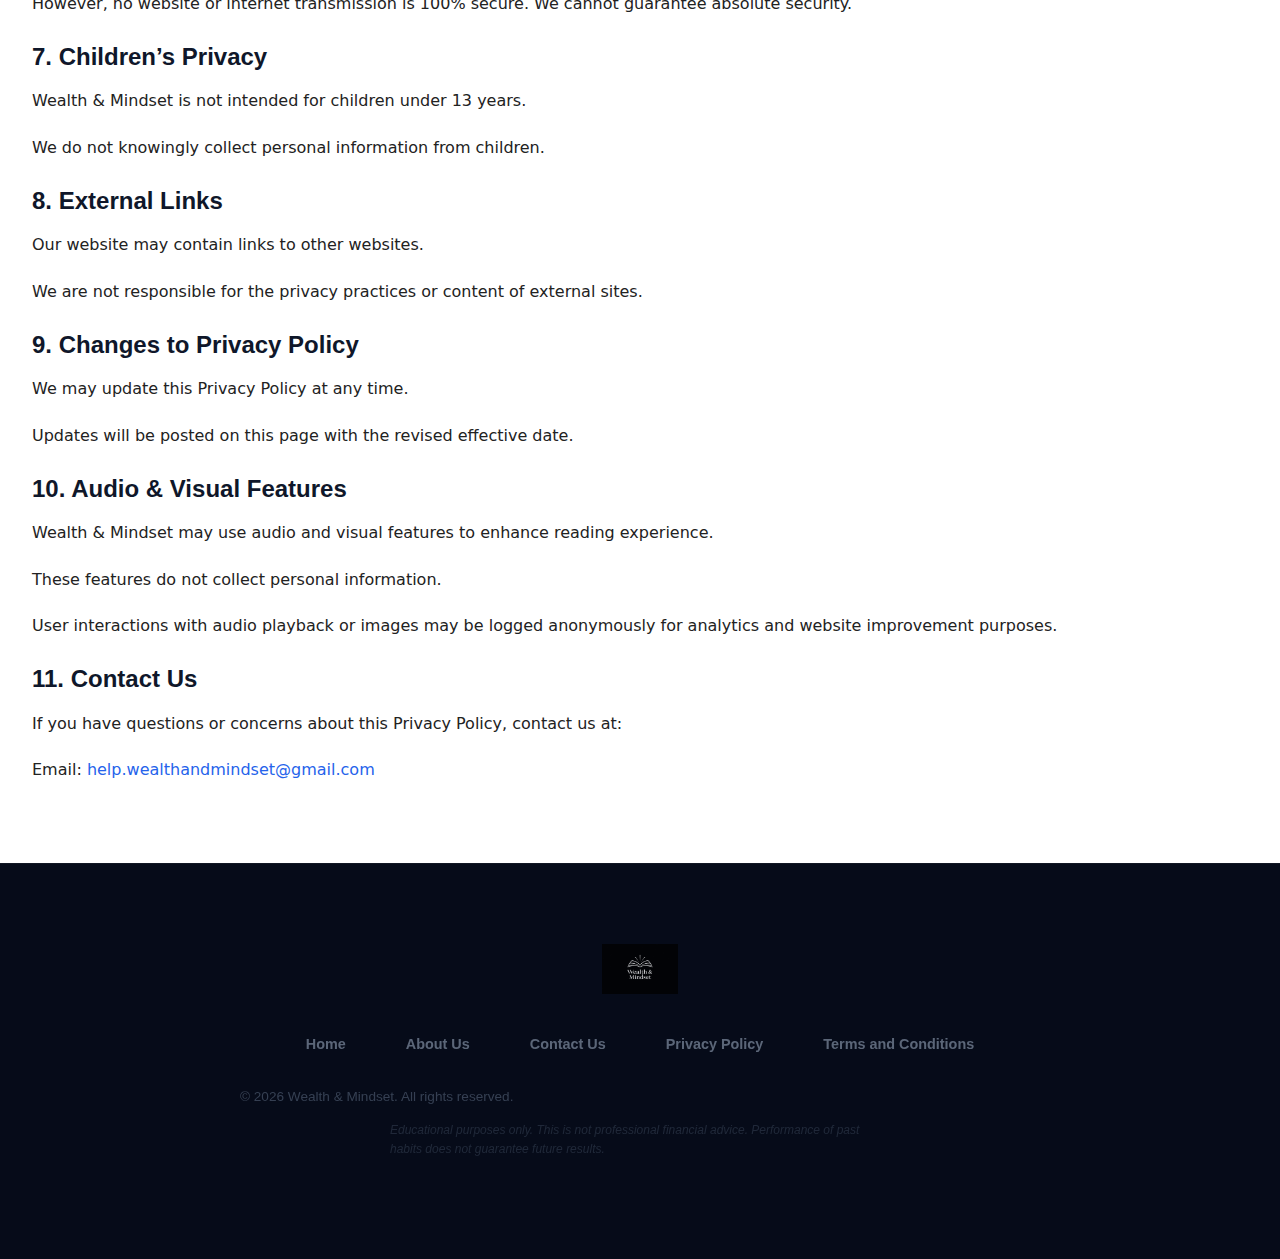
<file: privacy.html>
<!DOCTYPE html>
<html lang="en">

<head>
    <meta charset="UTF-8">
    <meta name="viewport" content="width=device-width, initial-scale=1.0">
    <title>Privacy Policy - Wealth & Mindset</title>
    <meta name="description"
        content="Read the privacy policy for Wealth & Mindset. Information on cookies, advertising, and data protection.">
    <link rel="preconnect" href="https://fonts.googleapis.com">
    <link rel="preconnect" href="https://fonts.gstatic.com" crossorigin>
    <link href="https://fonts.googleapis.com/css2?family=Inter:wght@400;600;700;800&family=Georgia&display=swap"
        rel="stylesheet">
    <link rel="stylesheet" href="css/style.css">
    <!-- Security: Content Security Policy -->
    <meta http-equiv="Content-Security-Policy"
        content="default-src 'self'; script-src 'self' 'unsafe-inline' https://fonts.googleapis.com https://nlgdthlwmagvjvzrubif.supabase.co https://cdnjs.cloudflare.com https://cdn.jsdelivr.net; style-src 'self' 'unsafe-inline' https://fonts.googleapis.com https://cdnjs.cloudflare.com; img-src 'self' data: https:; connect-src 'self' https://nlgdthlwmagvjvzrubif.supabase.co wss://nlgdthlwmagvjvzrubif.supabase.co https://api.ipify.org https://cdnjs.cloudflare.com; font-src 'self' https://fonts.gstatic.com https://cdnjs.cloudflare.com; media-src 'self' https://www.soundjay.com; frame-src 'self'; object-src 'none';">

</head>

<body>

    <header class="site-header">
        <div
            style="max-width: var(--max-width); width: 100%; margin: 0 auto; display: flex; justify-content: space-between; align-items: center; padding: 0 var(--spacing-unit); box-sizing: border-box;">
            <div class="logo">
                <a href="index.html">
                    <img src="assets/logo-new.png" alt="Wealth & Mindset" class="logo-img" loading="eager"
                        fetchpriority="high">
                    <span>Wealth & Mindset</span>
                </a>
            </div>
            <nav class="nav-links">
                <a href="index.html">Home</a>
                <a href="books.html">Library</a>
                <a href="about.html" class="nav-about">About</a>
                <a href="contact.html" class="nav-contact">Contact</a>
                <button id="theme-toggle" class="theme-toggle" aria-label="Toggle theme">🌙</button>
                <button class="mobile-menu-toggle" id="mobile-menu-btn" aria-label="Open menu">⋮</button>
            </nav>
        </div>
    </header>
    <!-- Mobile Menu Overlay -->
    <div class="menu-backdrop" id="menu-backdrop"></div>
    <div class="mobile-menu-overlay" id="mobile-menu-overlay">
        <div class="mobile-menu-header">
            <button class="close-mobile-menu" id="close-mobile-menu">×</button>
        </div>
        <nav class="mobile-nav-links">
            <a href="index.html">Home</a>
            <a href="books.html">Library</a>
            <a href="about.html">About</a>
            <a href="contact.html">Contact</a>
        </nav>
    </div>
    <!-- Supabase SDK -->
    <script src="js/lib/supabase-js.js"></script>
    <script src="js/supabase-config.js"></script>
    <script src="js/script.js"></script>

    <main>
        <h1>Privacy Policy – Wealth & Mindset</h1>
        <p><strong>Effective Date:</strong> 31st December 2025</p>

        <p>At Wealth & Mindset, your privacy is important to us. This Privacy Policy explains how we collect, use, and
            protect your information when you use our website.</p>

        <h2>1. Information We Collect</h2>
        <p>We do not require users to create an account or log in. However, we may automatically collect certain
            non-personal information through standard website technologies, including:</p>
        <ul>
            <li>IP address</li>
            <li>Browser type and version</li>
            <li>Device type</li>
            <li>Pages visited and time spent on the site</li>
            <li>Referring website or search engine</li>
        </ul>
        <p><strong>Note:</strong> This information is collected automatically for analytics and improving website
            performance.</p>

        <h2>2. Cookies and Tracking</h2>
        <p>Wealth & Mindset uses cookies and similar technologies to enhance user experience, track website usage, and
            serve relevant ads.</p>
        <ul>
            <li>Google Ads may use cookies or other tracking technologies to display personalized advertising.</li>
            <li>You can manage or disable cookies in your browser settings, but some features may not work properly.
            </li>
        </ul>

        <h2>3. Use of Information</h2>
        <p>We may use collected information to:</p>
        <ul>
            <li>Improve website performance and content</li>
            <li>Analyze user behavior and traffic</li>
            <li>Display personalized advertisements through Google Ads and other networks</li>
            <li>Respond to feedback and inquiries</li>
        </ul>

        <h2>4. Advertisements</h2>
        <p>Our website uses Google Ads and other ad networks to generate revenue.</p>
        <ul>
            <li>Google may collect data about your activity to provide targeted ads.</li>
            <li>Wealth & Mindset does not share personal information with advertisers.</li>
        </ul>

        <h2>5. Third-Party Services</h2>
        <p>We may use third-party services like Google Analytics and ad networks.</p>
        <ul>
            <li>These services may collect information according to their own privacy policies.</li>
            <li>We recommend reviewing their policies for details on data handling.</li>
        </ul>

        <h2>6. Data Security</h2>
        <p>We implement reasonable technical and organizational measures to protect your information.</p>
        <p>However, no website or internet transmission is 100% secure. We cannot guarantee absolute security.</p>

        <h2>7. Children’s Privacy</h2>
        <p>Wealth & Mindset is not intended for children under 13 years.</p>
        <p>We do not knowingly collect personal information from children.</p>

        <h2>8. External Links</h2>
        <p>Our website may contain links to other websites.</p>
        <p>We are not responsible for the privacy practices or content of external sites.</p>

        <h2>9. Changes to Privacy Policy</h2>
        <p>We may update this Privacy Policy at any time.</p>
        <p>Updates will be posted on this page with the revised effective date.</p>

        <h2>10. Audio & Visual Features</h2>
        <p>Wealth & Mindset may use audio and visual features to enhance reading experience.</p>
        <p>These features do not collect personal information.</p>
        <p>User interactions with audio playback or images may be logged anonymously for analytics and website
            improvement purposes.</p>

        <h2>11. Contact Us</h2>
        <p>If you have questions or concerns about this Privacy Policy, contact us at:</p>
        <p>Email: <a href="mailto:help.wealthandmindset@gmail.com">help.wealthandmindset@gmail.com</a></p>
    </main>

    <footer
        style="padding: clamp(40px, 8vw, 80px) var(--spacing-unit); background: #060b19; border-top: 1px solid rgba(255,255,255,0.05); text-align: center;">
        <img src="assets/logo-new.png" alt="Wealth & Mindset" class="footer-logo"
            style="height: 50px; margin-bottom: 30px; filter: grayscale(1) opacity(0.8);">
        <div class="footer-links"
            style="display: flex; justify-content: center; gap: clamp(15px, 3vw, 30px); flex-wrap: wrap; margin-bottom: 30px; font-weight: 600; font-size: 0.95rem;">
            <a href="index.html"
                style="color: #94a3b8; text-decoration: none; transition: var(--transition-smooth);">Home</a>
            <a href="about.html"
                style="color: #94a3b8; text-decoration: none; transition: var(--transition-smooth);">About
                Us</a>
            <a href="contact.html"
                style="color: #94a3b8; text-decoration: none; transition: var(--transition-smooth);">Contact Us</a>
            <a href="privacy.html"
                style="color: #94a3b8; text-decoration: none; transition: var(--transition-smooth);">Privacy Policy</a>
            <a href="terms.html"
                style="color: #94a3b8; text-decoration: none; transition: var(--transition-smooth);">Terms
                and Conditions</a>
        </div>
        <div style="max-width: 800px; margin: 0 auto;">
            <p class="copyright" style="color: #64748b; font-size: 0.85rem; margin-bottom: 10px;">&copy; 2026 Wealth &
                Mindset. All rights reserved.</p>
            <p class="disclaimer" style="color: #475569; font-size: 0.75rem; line-height: 1.6; font-style: italic;">
                Educational purposes only. This is not professional financial advice. Performance of past habits does
                not
                guarantee future results.</p>
        </div>
    </footer>

</body>

</html>
</file>
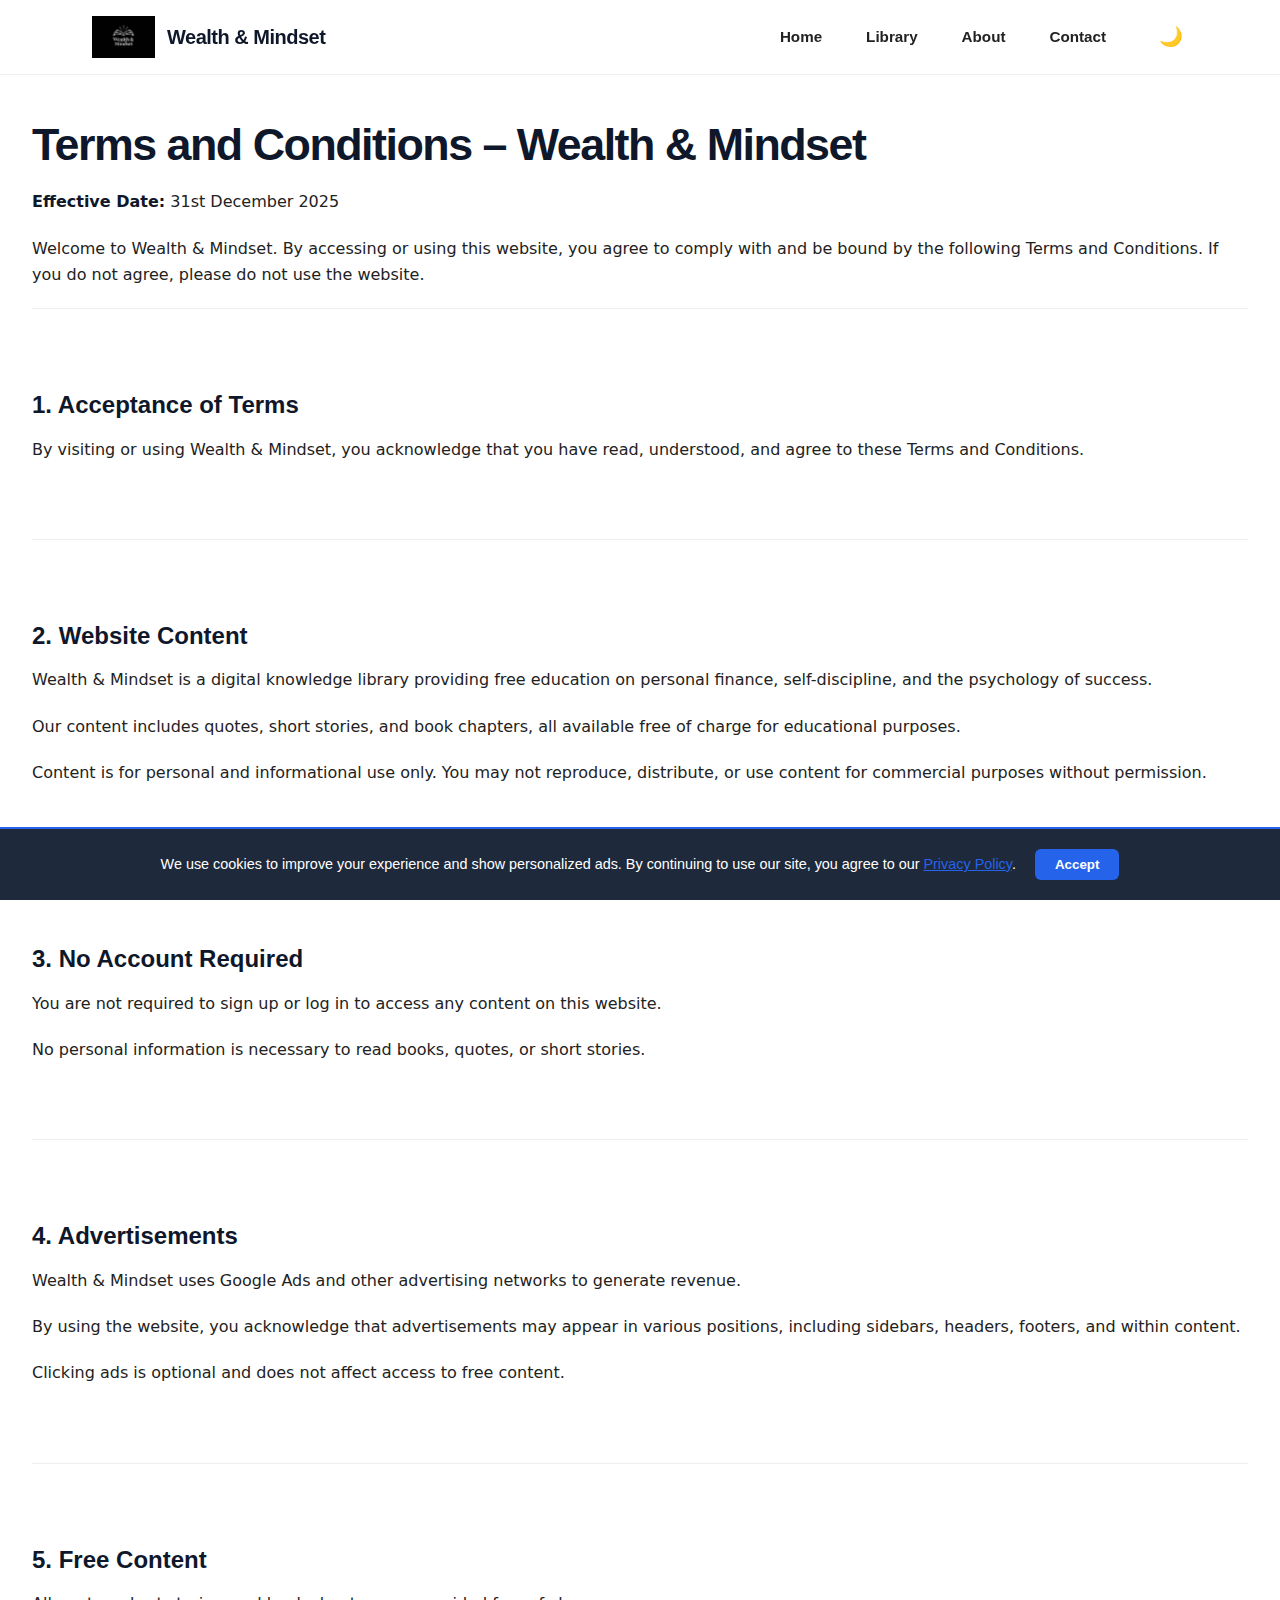
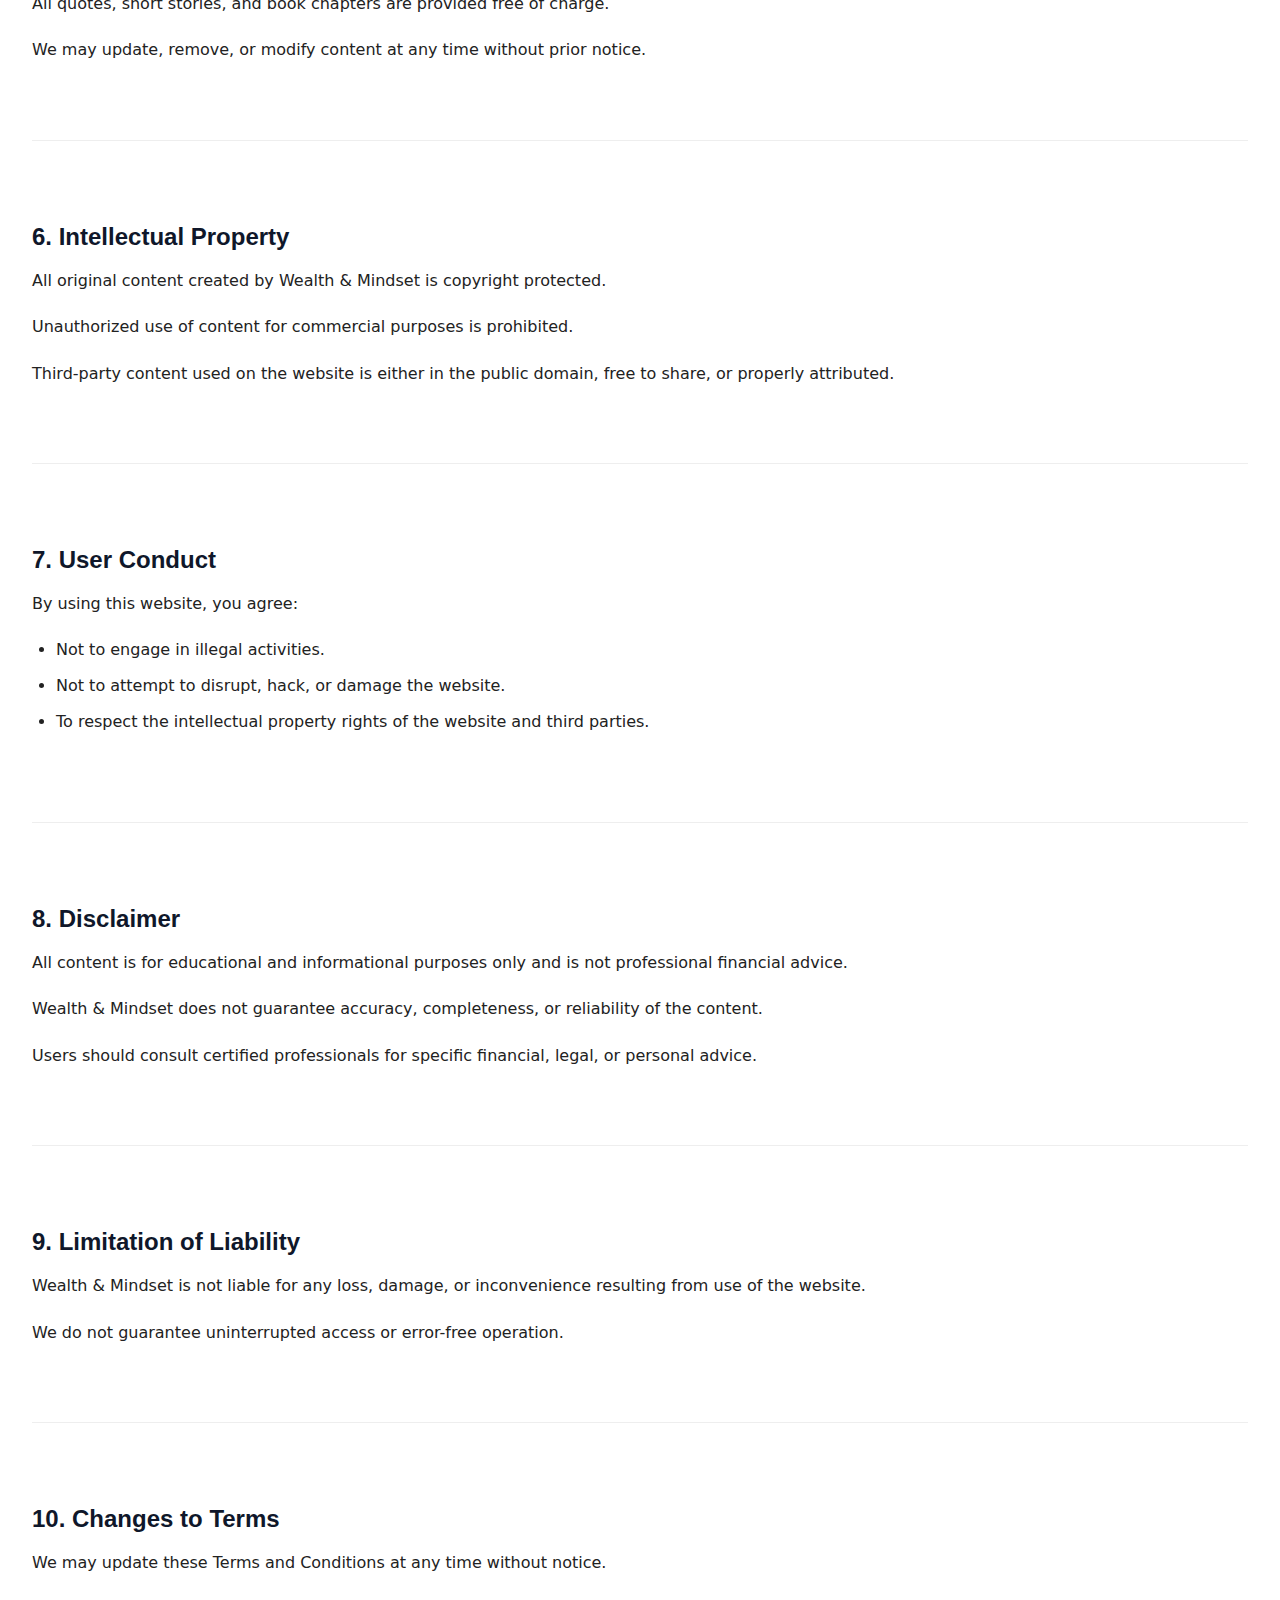
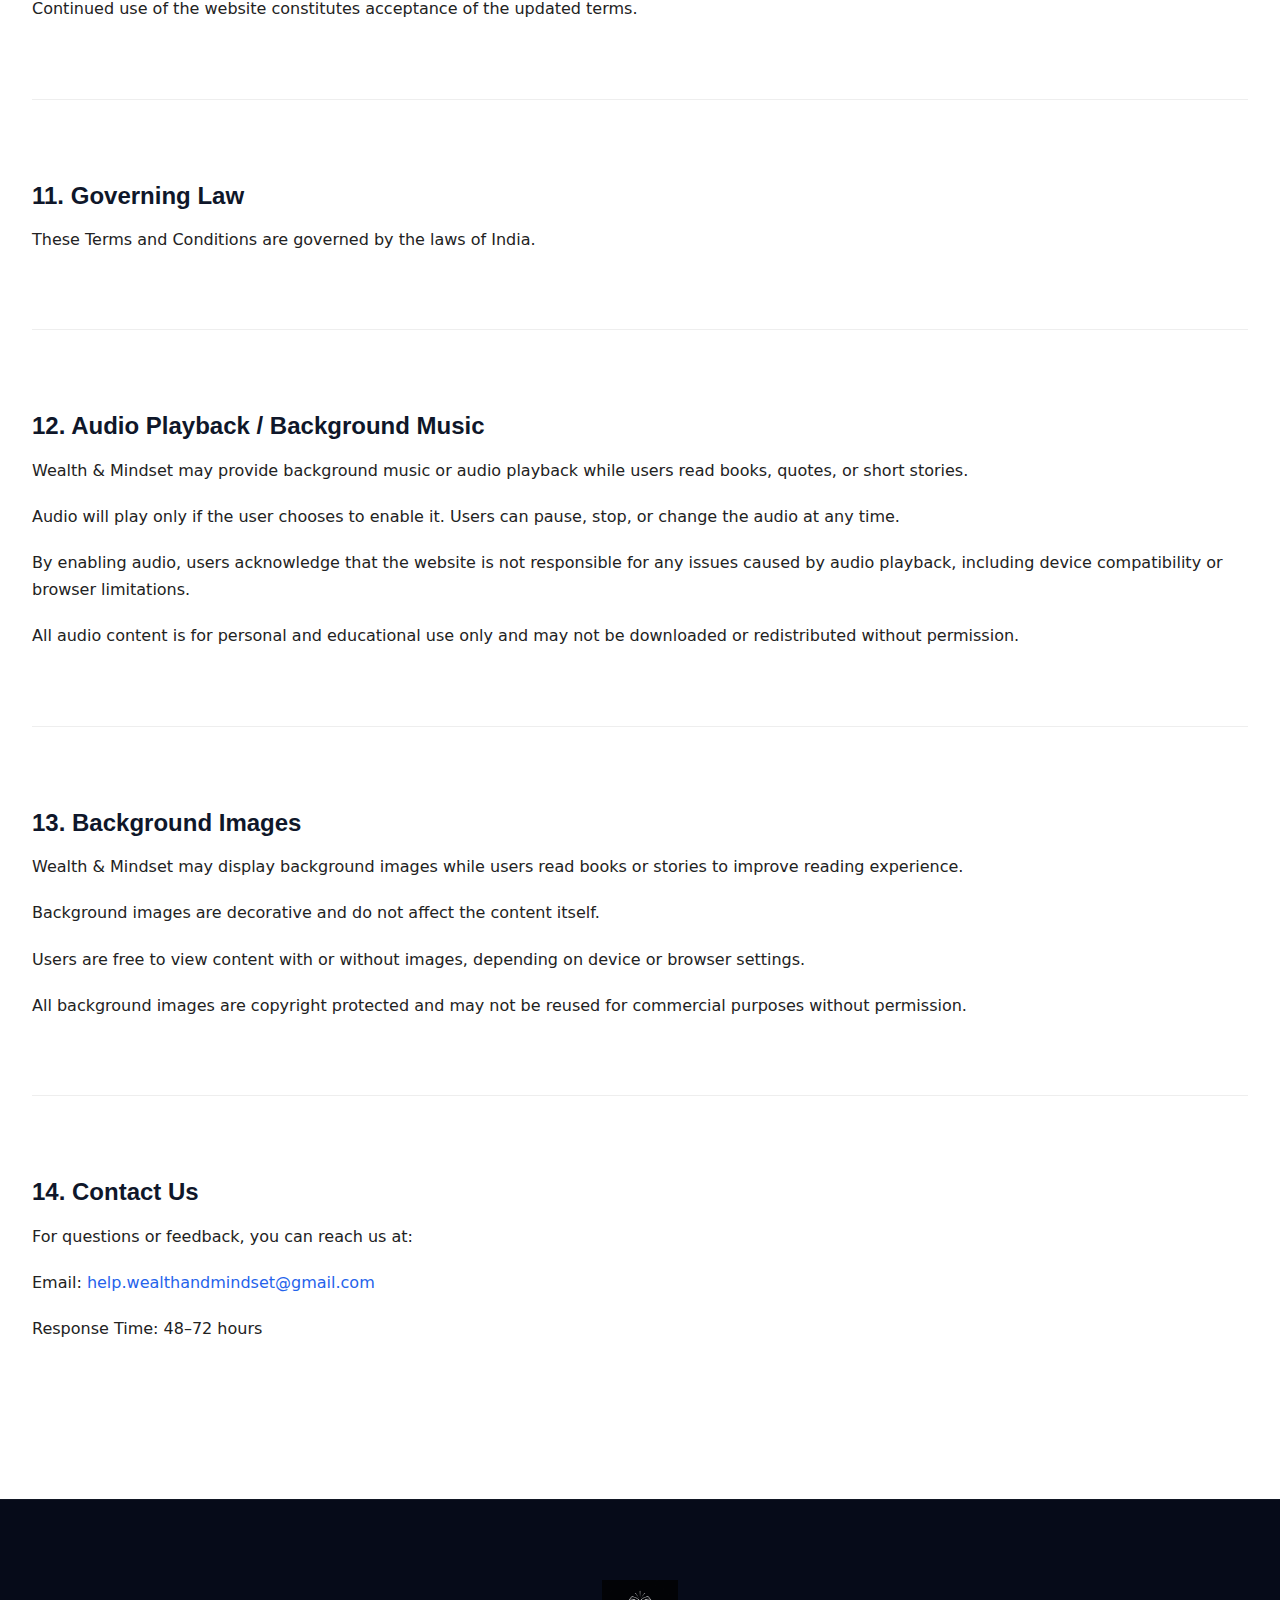
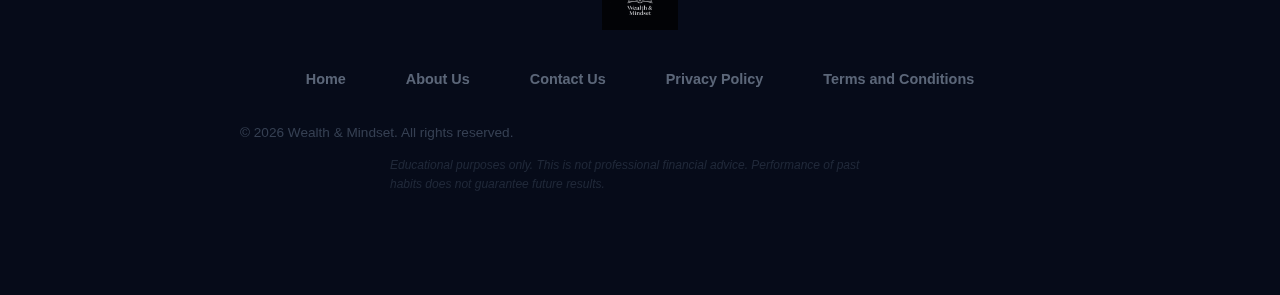
<file: terms.html>
<!DOCTYPE html>
<html lang="en">

<head>
    <meta charset="UTF-8">
    <meta name="viewport" content="width=device-width, initial-scale=1.0">
    <title>Terms and Conditions – Wealth & Mindset</title>
    <link rel="preconnect" href="https://fonts.googleapis.com">
    <link rel="preconnect" href="https://fonts.gstatic.com" crossorigin>
    <link href="https://fonts.googleapis.com/css2?family=Inter:wght@400;600;700;800&family=Georgia&display=swap"
        rel="stylesheet">
    <link rel="stylesheet" href="css/style.css">
    <!-- Security: Content Security Policy -->
    <meta http-equiv="Content-Security-Policy"
        content="default-src 'self'; script-src 'self' 'unsafe-inline' https://fonts.googleapis.com https://nlgdthlwmagvjvzrubif.supabase.co https://cdnjs.cloudflare.com https://cdn.jsdelivr.net; style-src 'self' 'unsafe-inline' https://fonts.googleapis.com https://cdnjs.cloudflare.com; img-src 'self' data: https:; connect-src 'self' https://nlgdthlwmagvjvzrubif.supabase.co wss://nlgdthlwmagvjvzrubif.supabase.co https://api.ipify.org https://cdnjs.cloudflare.com; font-src 'self' https://fonts.gstatic.com https://cdnjs.cloudflare.com; media-src 'self' https://www.soundjay.com; frame-src 'self'; object-src 'none';">

</head>

<body>

    <header class="site-header">
        <div
            style="max-width: var(--max-width); width: 100%; margin: 0 auto; display: flex; justify-content: space-between; align-items: center; padding: 0 var(--spacing-unit); box-sizing: border-box;">
            <div class="logo">
                <a href="index.html">
                    <img src="assets/logo-new.png" alt="Wealth & Mindset" class="logo-img" loading="eager"
                        fetchpriority="high">
                    <span>Wealth & Mindset</span>
                </a>
            </div>
            <nav class="nav-links">
                <a href="index.html">Home</a>
                <a href="books.html">Library</a>
                <a href="about.html" class="nav-about">About</a>
                <a href="contact.html" class="nav-contact">Contact</a>
                <button id="theme-toggle" class="theme-toggle" aria-label="Toggle theme">🌙</button>
                <button class="mobile-menu-toggle" id="mobile-menu-btn" aria-label="Open menu">⋮</button>
            </nav>
        </div>
    </header>
    <!-- Mobile Menu Overlay -->
    <div class="menu-backdrop" id="menu-backdrop"></div>
    <div class="mobile-menu-overlay" id="mobile-menu-overlay">
        <div class="mobile-menu-header">
            <button class="close-mobile-menu" id="close-mobile-menu">×</button>
        </div>
        <nav class="mobile-nav-links">
            <a href="index.html">Home</a>
            <a href="books.html">Library</a>
            <a href="about.html">About</a>
            <a href="contact.html">Contact</a>
        </nav>
    </div>
    <!-- Supabase SDK -->
    <script src="js/lib/supabase-js.js"></script>
    <script src="js/supabase-config.js"></script>
    <script src="js/script.js"></script>

    <main>
        <h1>Terms and Conditions – Wealth & Mindset</h1>
        <p><strong>Effective Date:</strong> 31st December 2025</p>
        <p>Welcome to Wealth & Mindset. By accessing or using this website, you agree to comply with and be bound by the
            following Terms and Conditions. If you do not agree, please do not use the website.</p>

        <section>
            <h2>1. Acceptance of Terms</h2>
            <p>By visiting or using Wealth & Mindset, you acknowledge that you have read, understood, and agree to these
                Terms and Conditions.</p>
        </section>

        <section>
            <h2>2. Website Content</h2>
            <p>Wealth & Mindset is a digital knowledge library providing free education on personal finance,
                self-discipline, and the psychology of success.</p>
            <p>Our content includes quotes, short stories, and book chapters, all available free of charge for
                educational purposes.</p>
            <p>Content is for personal and informational use only. You may not reproduce, distribute, or use content for
                commercial purposes without permission.</p>
        </section>

        <section>
            <h2>3. No Account Required</h2>
            <p>You are not required to sign up or log in to access any content on this website.</p>
            <p>No personal information is necessary to read books, quotes, or short stories.</p>
        </section>

        <section>
            <h2>4. Advertisements</h2>
            <p>Wealth & Mindset uses Google Ads and other advertising networks to generate revenue.</p>
            <p>By using the website, you acknowledge that advertisements may appear in various positions, including
                sidebars, headers, footers, and within content.</p>
            <p>Clicking ads is optional and does not affect access to free content.</p>
        </section>

        <section>
            <h2>5. Free Content</h2>
            <p>All quotes, short stories, and book chapters are provided free of charge.</p>
            <p>We may update, remove, or modify content at any time without prior notice.</p>
        </section>

        <section>
            <h2>6. Intellectual Property</h2>
            <p>All original content created by Wealth & Mindset is copyright protected.</p>
            <p>Unauthorized use of content for commercial purposes is prohibited.</p>
            <p>Third-party content used on the website is either in the public domain, free to share, or properly
                attributed.</p>
        </section>

        <section>
            <h2>7. User Conduct</h2>
            <p>By using this website, you agree:</p>
            <ul>
                <li>Not to engage in illegal activities.</li>
                <li>Not to attempt to disrupt, hack, or damage the website.</li>
                <li>To respect the intellectual property rights of the website and third parties.</li>
            </ul>
        </section>

        <section>
            <h2>8. Disclaimer</h2>
            <p>All content is for educational and informational purposes only and is not professional financial advice.
            </p>
            <p>Wealth & Mindset does not guarantee accuracy, completeness, or reliability of the content.</p>
            <p>Users should consult certified professionals for specific financial, legal, or personal advice.</p>
        </section>

        <section>
            <h2>9. Limitation of Liability</h2>
            <p>Wealth & Mindset is not liable for any loss, damage, or inconvenience resulting from use of the website.
            </p>
            <p>We do not guarantee uninterrupted access or error-free operation.</p>
        </section>

        <section>
            <h2>10. Changes to Terms</h2>
            <p>We may update these Terms and Conditions at any time without notice.</p>
            <p>Continued use of the website constitutes acceptance of the updated terms.</p>
        </section>

        <section>
            <h2>11. Governing Law</h2>
            <p>These Terms and Conditions are governed by the laws of India.</p>
        </section>

        <section>
            <h2>12. Audio Playback / Background Music</h2>
            <p>Wealth & Mindset may provide background music or audio playback while users read books, quotes, or short
                stories.</p>
            <p>Audio will play only if the user chooses to enable it. Users can pause, stop, or change the audio at any
                time.</p>
            <p>By enabling audio, users acknowledge that the website is not responsible for any issues caused by audio
                playback, including device compatibility or browser limitations.</p>
            <p>All audio content is for personal and educational use only and may not be downloaded or redistributed
                without permission.</p>
        </section>

        <section>
            <h2>13. Background Images</h2>
            <p>Wealth & Mindset may display background images while users read books or stories to improve reading
                experience.</p>
            <p>Background images are decorative and do not affect the content itself.</p>
            <p>Users are free to view content with or without images, depending on device or browser settings.</p>
            <p>All background images are copyright protected and may not be reused for commercial purposes without
                permission.</p>
        </section>

        <section>
            <h2>14. Contact Us</h2>
            <p>For questions or feedback, you can reach us at:</p>
            <p>Email: <a href="mailto:help.wealthandmindset@gmail.com">help.wealthandmindset@gmail.com</a></p>
            <p>Response Time: 48–72 hours</p>
        </section>
    </main>

    <footer
        style="padding: clamp(40px, 8vw, 80px) var(--spacing-unit); background: #060b19; border-top: 1px solid rgba(255,255,255,0.05); text-align: center;">
        <img src="assets/logo-new.png" alt="Wealth & Mindset" class="footer-logo"
            style="height: 50px; margin-bottom: 30px; filter: grayscale(1) opacity(0.8);">
        <div class="footer-links"
            style="display: flex; justify-content: center; gap: clamp(15px, 3vw, 30px); flex-wrap: wrap; margin-bottom: 30px; font-weight: 600; font-size: 0.95rem;">
            <a href="index.html"
                style="color: #94a3b8; text-decoration: none; transition: var(--transition-smooth);">Home</a>
            <a href="about.html"
                style="color: #94a3b8; text-decoration: none; transition: var(--transition-smooth);">About
                Us</a>
            <a href="contact.html"
                style="color: #94a3b8; text-decoration: none; transition: var(--transition-smooth);">Contact Us</a>
            <a href="privacy.html"
                style="color: #94a3b8; text-decoration: none; transition: var(--transition-smooth);">Privacy Policy</a>
            <a href="terms.html"
                style="color: #94a3b8; text-decoration: none; transition: var(--transition-smooth);">Terms
                and Conditions</a>
        </div>
        <div style="max-width: 800px; margin: 0 auto;">
            <p class="copyright" style="color: #64748b; font-size: 0.85rem; margin-bottom: 10px;">&copy; 2026 Wealth &
                Mindset. All rights reserved.</p>
            <p class="disclaimer" style="color: #475569; font-size: 0.75rem; line-height: 1.6; font-style: italic;">
                Educational purposes only. This is not professional financial advice. Performance of past habits does
                not
                guarantee future results.</p>
        </div>
    </footer>

</body>

</html>
</file>
<file: css/style.css>
*,
*::before,
*::after {
    box-sizing: border-box;
}

html {
    scroll-behavior: smooth;
}

:root {
    /* Premium Design Tokens - 2026 Edition */
    --font-primary: 'Open Sans', system-ui, sans-serif;
    --font-heading: 'Outfit', 'Inter', sans-serif;
    --font-reading: 'Open Sans', 'Georgia', serif;

    /* Responsive Widths and Spacing */
    --max-width: 1400px;
    --content-max-width: 720px;
    --spacing-unit: clamp(16px, 4vw, 32px);
    --header-height: clamp(60px, 10vh, 80px);

    /* Fluid Typography (Mobile-First) */
    --font-size-base: clamp(1rem, 1.1vw, 1.15rem);
    --font-size-h1: clamp(2.2rem, 8vw, 5rem);
    --font-size-h2: clamp(1.8rem, 6vw, 3.5rem);
    --font-size-h3: clamp(1.4rem, 4vw, 2.25rem);
    --font-size-p: clamp(1rem, 1.1vw, 1.15rem);
    --font-size-nav: clamp(0.85rem, 2vw, 1rem);

    /* Light Theme (Reading focus) */
    --color-bg: #ffffff;
    --color-text: #222222;
    --color-heading: #0f172a;
    --color-accent: #2563eb;
    --color-accent-glow: rgba(37, 99, 235, 0.2);
    --color-border: #eeeeee;
    --color-nav-bg: rgba(255, 255, 255, 0.82);
    --color-secondary-bg: #f8fafc;
    --color-gold: #fbbf24;
    --color-ad-bg: #f1f5f9;

    /* Effects */
    --glass-bg: rgba(255, 255, 255, 0.75);
    --glass-border: rgba(255, 255, 255, 0.1);
    --glass-blur: 16px;
    --shadow-premium: 0 6px 18px rgba(0, 0, 0, 0.06);
    --transition-smooth: 0.3s cubic-bezier(0.4, 0, 0.2, 1);
}

.reading-content {
    max-width: 720px;
    margin: auto;
    padding: 1.5rem 1rem;
}

.intro {
    font-size: 1.15rem;
    color: #444;
    line-height: 1.6;
}

/* Premium Design Tokens */
.premium-badge {
    display: inline-block;
    padding: 4px 12px;
    background: rgba(251, 191, 36, 0.1);
    border: 1px solid rgba(251, 191, 36, 0.3);
    color: #fbbf24;
    font-size: 0.7rem;
    font-weight: 800;
    border-radius: 6px;
    text-transform: uppercase;
    letter-spacing: 1px;
    box-shadow: 0 4px 12px rgba(0, 0, 0, 0.2);
}

.premium-glow-hover:hover {
    box-shadow: 0 0 30px rgba(37, 99, 235, 0.3);
    border-color: rgba(37, 99, 235, 0.6) !important;
}

/* Music Control Toggle */
.music-control {
    position: fixed;
    bottom: 30px;
    right: 30px;
    z-index: 1000;
    display: flex;
    align-items: center;
    gap: 12px;
    background: rgba(15, 23, 42, 0.8);
    backdrop-filter: blur(12px);
    padding: 8px 16px;
    border-radius: 40px;
    border: 1px solid rgba(255, 255, 255, 0.1);
    color: #94a3b8;
    font-family: var(--font-heading);
    font-size: 0.85rem;
    font-weight: 600;
    cursor: pointer;
    transition: 0.3s;
    box-shadow: 0 10px 40px rgba(0, 0, 0, 0.5);
}

.music-control:hover {
    border-color: var(--color-accent);
    color: #fff;
    transform: translateY(-2px);
}

.music-control.playing {
    color: #fff;
    border-color: #60a5fa;
    background: rgba(37, 99, 235, 0.1);
}

.music-control .icon {
    font-size: 1.2rem;
    width: 32px;
    height: 32px;
    background: #1e293b;
    border-radius: 50%;
    display: flex;
    align-items: center;
    justify-content: center;
}

.music-control.playing .icon {
    background: #2563eb;
    animation: pulse-music 2s infinite;
}

@keyframes pulse-music {
    0% {
        box-shadow: 0 0 0 0 rgba(37, 99, 235, 0.4);
    }

    70% {
        box-shadow: 0 0 0 10px rgba(37, 99, 235, 0);
    }

    100% {
        box-shadow: 0 0 0 0 rgba(37, 99, 235, 0);
    }
}

/* Grid Responsiveness */
@media (max-width: 1100px) {
    .featured-books-grid {
        grid-template-columns: repeat(2, 1fr) !important;
    }
}

@media (max-width: 650px) {
    .featured-books-grid {
        grid-template-columns: 1fr !important;
    }
}

/* Base Styles */
body {
    font-family: var(--font-primary);
    background-color: var(--color-bg);
    color: var(--color-text);
    line-height: 1.65;
    margin: 0;
    padding: 0;
    font-size: var(--font-size-base);
    -webkit-font-smoothing: antialiased;
    transition: background-color 0.5s cubic-bezier(0.4, 0, 0.2, 1), color 0.5s cubic-bezier(0.4, 0, 0.2, 1);
}

a {
    color: var(--color-accent);
    text-decoration: none;
}

a:hover {
    text-decoration: underline;
}

/* Header - Adapts to theme */
/* Header Styling (Clean & Professional) */
.site-header {
    position: sticky;
    top: 0;
    z-index: 1000;
    padding: 16px 60px;
    background: var(--color-nav-bg);
    backdrop-filter: blur(var(--glass-blur));
    -webkit-backdrop-filter: blur(var(--glass-blur));
    border-bottom: 1px solid var(--color-border);
    font-family: var(--font-heading);
    transition: all 0.3s ease;
}

.site-header .logo a {
    display: flex;
    align-items: center;
    gap: 12px;
    text-decoration: none;
    color: var(--color-heading);
    font-weight: 800;
    font-size: 1.25rem;
    letter-spacing: -0.5px;
}

.site-header .logo-img {
    height: 42px;
    width: auto;
}

.site-header nav {
    display: flex;
    align-items: center;
    gap: 12px;
}

.site-header nav a {
    text-decoration: none;
    color: var(--color-text);
    padding: 8px 16px;
    border-radius: 8px;
    font-size: 0.95rem;
    font-weight: 600;
    transition: all 0.2s;
}

.site-header nav a:hover {
    color: var(--color-accent);
    background: rgba(37, 99, 235, 0.05);
}

/* Dropdown Menu Styles */
.dropdown {
    position: relative;
    display: inline-block;
}

.dropdown-content {
    display: none;
    position: absolute;
    top: 100%;
    left: 10px;
    background-color: var(--color-secondary-bg);
    min-width: 180px;
    border-radius: 12px;
    box-shadow: 0 10px 40px rgba(0, 0, 0, 0.1);
    z-index: 100;
    border: 1px solid var(--color-border);
    margin-top: 15px;
    padding: 10px 0;
    overflow: hidden;
    animation: fadeIn 0.2s ease-out;
}

.dropdown-content a {
    color: var(--color-text) !important;
    opacity: 0.8;
    padding: 12px 20px !important;
    margin: 0 !important;
    font-size: 1rem !important;
    display: block !important;
    transition: all 0.2s !important;
}

.dropdown-content a:hover {
    background-color: var(--color-accent);
    color: #ffffff !important;
    opacity: 1;
    padding-left: 25px !important;
}

.dropdown:hover .dropdown-content {
    display: block;
}

@keyframes fadeIn {
    from {
        opacity: 0;
        transform: translateY(-10px);
    }

    to {
        opacity: 1;
        transform: translateY(0);
    }
}

/* Ensure dropdown works on mobile */
@media (max-width: 600px) {
    .dropdown {
        width: 100%;
    }

    .dropdown-content {
        position: static;
        box-shadow: none;
        background: rgba(255, 255, 255, 0.05);
        margin-top: 5px;
        display: block;
        /* Always show in mobile view if space allows or adjust for mobile menu */
    }
}

/* Main Content */
.site-main {
    max-width: 100%;
    margin: 0 auto;
    padding: 0;
}

main {
    max-width: var(--max-width);
    margin: 40px auto;
    padding: 0 var(--spacing-unit);
}

body.reader-page main {
    max-width: 100%;
}

.reader-content {
    max-width: 720px;
    margin: 0 auto;
    font-size: clamp(1rem, 1.8vw, 1.15rem);
    line-height: 1.7;
}

.reader-content p {
    margin-bottom: 1.3rem;
}


h1,
h2,
h3 {
    font-family: var(--font-heading);
    color: var(--color-heading);
    line-height: 1.3;
    margin-top: 1.5rem;
    margin-bottom: 0.75rem;
    font-weight: 700;
}

h1 {
    font-size: 2.8rem;
    font-weight: 800;
    letter-spacing: -1.5px;
}

p {
    margin-bottom: 1.25rem;
    text-align: left;
}

strong {
    color: var(--color-heading);
    font-weight: 800;
}

ul,
ol {
    margin-bottom: 2rem;
    padding-left: 1.5rem;
}

li {
    margin-bottom: 0.75rem;
    line-height: 1.5;
}

.reader-content ul {
    list-style: none;
    padding-left: 0;
}

.reader-content ul li {
    position: relative;
    padding-left: 1.5rem;
}

.reader-content ul li::before {
    content: "→";
    position: absolute;
    left: 0;
    color: var(--color-accent);
    font-weight: bold;
}

/* Ad Layout (Standard Sizes) */
.ad-container {
    background-color: var(--color-ad-bg);
    border: 1px solid var(--color-border);
    border-radius: 12px;
    margin: 60px auto;
    text-align: center;
    color: #64748b;
    font-family: var(--font-heading);
    font-size: 0.75rem;
    text-transform: uppercase;
    letter-spacing: 1.5px;
    display: flex;
    flex-direction: column;
    align-items: center;
    justify-content: center;
    overflow: hidden;
    position: relative;
    max-width: 100%;
}

.ad-container::before {
    content: "ADVERTISEMENT";
    position: absolute;
    top: 8px;
    left: 50%;
    transform: translateX(-50%);
    font-weight: 800;
    opacity: 0.4;
    font-size: 0.65rem;
}

/* Ad sizes */
.ad-top {
    width: 728px;
    height: 90px;
}

.ad-middle {
    width: 300px;
    height: 250px;
}

.ad-bottom {
    width: 728px;
    height: 90px;
}

.ad-wide {
    width: 100%;
    max-width: 970px;
    height: 250px;
}

@media (max-width: 1000px) {
    .ad-wide {
        width: 100%;
        max-width: 728px;
        height: 90px;
    }
}

@media (max-width: 768px) {

    .ad-top,
    .ad-bottom,
    .ad-wide {
        width: 320px;
        height: 100px;
    }

    .ad-container {
        margin: 40px auto;
    }
}

/* Dark Theme for Home Page & Toggle */
html.dark-mode,
body.home-theme,
body.dark-mode {
    --color-bg: #060b19;
    --color-text: #94a3b8;
    --color-heading: #ffffff;
    --color-nav-bg: rgba(6, 11, 25, 0.85);
    --color-secondary-bg: #111827;
    --color-border: rgba(255, 255, 255, 0.08);
    --color-ad-bg: #111827;

    --glass-bg: rgba(15, 23, 42, 0.7);
    --glass-border: rgba(255, 255, 255, 0.05);
}

/* Hero Section Refinement */
.hero-section {
    max-width: var(--max-width);
    width: 95%;
    margin: 40px auto;
    position: relative;
    overflow: hidden;
    border-radius: 30px;
    background: radial-gradient(circle at 70% 30%, rgba(37, 99, 235, 0.15) 0%, transparent 60%);
    border: none !important;
    /* Remove section border from hero */
}

.hero-container {
    display: flex;
    align-items: center;
    justify-content: space-between;
    flex-wrap: wrap;
    gap: 40px;
    padding: clamp(40px, 8vw, 80px) clamp(20px, 5vw, 80px);
}

.hero-content {
    flex: 1;
    min-width: 300px;
    max-width: 680px;
    margin: 0;
}

.hero-title {
    font-size: var(--font-size-h1);
    line-height: 1.1;
    margin-bottom: 1.5rem;
    font-weight: 900;
}

.hero-subtitle {
    font-size: var(--font-size-p);
    color: #94a3b8;
    max-width: 600px;
    margin-bottom: 2.5rem;
    line-height: 1.6;
}

.hero-cta {
    display: flex;
    gap: 20px;
    flex-wrap: wrap;
}

.hero-image {
    flex-shrink: 0;
    position: relative;
    margin: 0 auto;
}

@media (max-width: 768px) {
    .hero-section {
        padding: 2rem 1rem;
        text-align: center;
    }

    .hero-container {
        justify-content: center;
    }

    .hero-content {
        max-width: 100%;
    }

    .hero-subtitle {
        margin-left: auto;
        margin-right: auto;
    }

    .hero-cta {
        justify-content: center;
    }
}

.theme-toggle {
    background: none;
    border: none;
    color: #94a3b8;
    font-size: 1.2rem;
    cursor: pointer;
    margin-left: 20px;
    padding: 5px;
    transition: color 0.2s, transform 0.2s;
}

.theme-toggle:hover {
    color: #ffffff;
    transform: rotate(15deg);
}

.home-theme .book-cover {
    text-align: center;
    padding: 100px 20px 60px;
    background: transparent;
    margin-bottom: 40px;
}

.cover-logo {
    height: 160px;
    width: auto;
    margin-bottom: 25px;
    filter: drop-shadow(0 4px 8px rgba(0, 0, 0, 0.2));
}

.home-theme .book-title {
    font-size: 5rem;
    font-weight: 800;
    margin: 0;
    color: #ffffff;
    letter-spacing: -2px;
}

.home-theme .book-subtitle {
    font-size: 1.25rem;
    opacity: 0.8;
    font-weight: 500;
    color: #94a3b8;
    margin-top: 15px;
    letter-spacing: 0.5px;
}

/* Premium Utilities */
.glass {
    background: var(--glass-bg);
    backdrop-filter: blur(var(--glass-blur));
    -webkit-backdrop-filter: blur(var(--glass-blur));
    border: 1px solid var(--glass-border);
}

.premium-gradient-text {
    background: linear-gradient(135deg, #fff 0%, #94a3b8 100%);
    background-clip: text;
    -webkit-background-clip: text;
    -webkit-text-fill-color: transparent;
}

.hover-lift {
    transition: transform 0.3s cubic-bezier(0.34, 1.56, 0.64, 1), box-shadow 0.3s ease;
}

.hover-lift:hover {
    transform: translateY(-8px);
    box-shadow: var(--shadow-premium);
}

.glow-on-hover:hover {
    box-shadow: 0 0 25px var(--color-accent-glow);
}

.premium-book-card {
    background: #fff;
    padding: 1.75rem;
    border-radius: 14px;
    border: 1px solid var(--color-border);
    overflow: hidden;
    transition: transform 0.2s ease, box-shadow 0.2s ease;
    display: flex;
    flex-direction: column;
    position: relative;
    cursor: pointer;
    box-shadow: var(--shadow-premium);
}

.premium-book-card:hover {
    transform: translateY(-4px);
    box-shadow: 0 12px 24px rgba(0, 0, 0, 0.1);
}

.premium-book-card img {
    width: 100%;
    height: 260px;
    object-fit: cover;
    display: block;
}

.category-card-home {
    background: var(--color-secondary-bg);
    border: 1px solid var(--color-border);
    padding: 2rem;
    border-radius: 16px;
    text-decoration: none;
    color: var(--color-text);
    display: flex;
    align-items: center;
    gap: 1.5rem;
    transition: var(--transition-smooth);
}

.category-card-home:hover {
    border-color: var(--color-accent);
    transform: translateY(-5px);
    box-shadow: var(--shadow-premium);
}

@keyframes float {
    0% {
        transform: translateY(0px);
    }

    50% {
        transform: translateY(-10px);
    }

    100% {
        transform: translateY(0px);
    }
}

@media (max-width: 768px) {
    .reading-content {
        padding: 1.25rem 1rem;
    }

    .premium-book-card {
        margin-bottom: 1.5rem;
    }
}

.animate-float {
    animation: float 4s ease-in-out infinite;
}

/* TOC Styles */
.toc-list {
    list-style: none;
    padding: 0;
    margin-top: 40px;
}

.toc-link {
    display: flex;
    justify-content: space-between;
    align-items: center;
    padding: 24px;
    background: var(--color-nav-bg);
    border: 1px solid var(--color-border);
    border-radius: 12px;
    text-decoration: none !important;
    color: var(--color-text);
    margin-bottom: 16px;
    transition: all 0.3s ease;
    font-family: var(--font-heading);
    font-weight: 600;
}

.toc-link:hover {
    transform: translateY(-4px);
    border-color: var(--color-accent);
    box-shadow: 0 10px 30px rgba(0, 0, 0, 0.1);
}

.home-theme .toc-link:hover {
    background: #1e293b;
    box-shadow: 0 10px 30px rgba(0, 0, 0, 0.3);
}

.chapter-num {
    font-size: 0.8rem;
    text-transform: uppercase;
    letter-spacing: 1px;
    opacity: 0.5;
}

/* New Standardized Section & Content Styles */
section {
    padding: 3.5rem 0;
    border-top: 1px solid var(--color-border);
}

.section-container {
    width: 90%;
    max-width: 1100px;
    margin: auto;
}

.readable-content {
    max-width: 720px;
    margin-left: auto;
    margin-right: auto;
}

.premium-card {
    padding: 1.5rem;
    line-height: 1.6;
    border-radius: 12px;
    background: var(--color-secondary-bg);
    border: 1px solid var(--color-border);
    transition: var(--transition-smooth);
}

.premium-card:hover {
    transform: translateY(-5px);
    box-shadow: var(--shadow-premium);
}

.btn-primary,
.nav-btn.primary {
    background-color: var(--color-accent);
    color: white !important;
    padding: 0.75rem 1.5rem;
    border-radius: 4px;
    font-weight: bold;
    display: inline-flex;
    align-items: center;
    gap: 10px;
    transition: var(--transition-smooth);
}

.btn-primary:hover,
.nav-btn.primary:hover {
    opacity: 0.9;
    transform: translateY(-2px);
}

/* Reading Navigation */
.chapter-nav {
    display: flex;
    justify-content: space-between;
    margin-top: 80px;
    padding: 40px 0;
    border-top: 1px solid var(--color-border);
}

.nav-btn {
    padding: 14px 28px;
    border-radius: 8px;
    text-decoration: none !important;
    font-family: var(--font-heading);
    font-weight: 600;
    font-size: 0.9rem;
    transition: all 0.2s;
    background: #f1f5f9;
    color: #334155;
}

.nav-btn.primary {
    background: var(--color-accent);
    color: white;
}

.nav-btn:hover {
    opacity: 1;
    transform: translateY(-2px);
    box-shadow: 0 0 15px rgba(26, 115, 232, 0.4);
}

/* Footer Styling */
footer {
    text-align: center;
    padding: 60px 20px;
    margin-top: 80px;
    border-top: 1px solid var(--color-border);
    font-family: var(--font-heading);
    background: var(--color-bg);
    color: var(--color-text);
}

.footer-links {
    margin-bottom: 20px;
}

.footer-logo {
    height: 50px;
    width: auto;
    margin-bottom: 15px;
    opacity: 1;
    transition: opacity 0.3s;
}

.footer-logo:hover {
    opacity: 1;
}

.footer-links a {
    margin: 0 15px;
    font-size: 0.9rem;
    color: var(--color-text);
    opacity: 0.6;
    text-decoration: none;
}

.footer-links a:hover {
    opacity: 1;
    color: var(--color-accent);
}

.copyright {
    font-size: 0.85rem;
    opacity: 0.5;
    margin-bottom: 5px;
}

.disclaimer {
    font-size: 0.75rem;
    opacity: 0.4;
    max-width: 500px;
    margin-left: auto;
    margin-right: auto;
}

/* Form & Contact Styles */
.contact-container {
    margin-top: 40px;
}

.contact-info {
    background: #f8f9fa;
    padding: 30px;
    border-radius: 12px;
    border: 1px solid #eee;
    margin-bottom: 40px;
}

.email {
    font-weight: 700;
    font-size: 1.2rem;
    color: var(--color-accent);
    display: block;
    margin-top: 10px;
}

.feedback-form {
    background: #ffffff;
    padding: 30px;
    border-radius: 12px;
    border: 1px solid #eee;
    box-shadow: 0 4px 20px rgba(0, 0, 0, 0.05);
}

.form-group {
    margin-bottom: 20px;
}

.form-group label {
    display: block;
    font-family: var(--font-heading);
    font-weight: 600;
    font-size: 0.9rem;
    margin-bottom: 8px;
    color: #333;
}

.form-group input,
.form-group select,
.form-group textarea {
    width: 100%;
    padding: 12px;
    border: 1px solid #ddd;
    border-radius: 6px;
    font-family: inherit;
    font-size: 1rem;
    transition: border-color 0.2s;
    box-sizing: border-box;
}

.form-group input:focus,
.form-group select:focus,
.form-group textarea:focus {
    outline: none;
    border-color: var(--color-accent);
}

.submit-btn {
    background: var(--color-accent);
    color: white;
    border: none;
    padding: 14px 28px;
    border-radius: 6px;
    font-family: var(--font-heading);
    font-weight: 700;
    font-size: 1rem;
    cursor: pointer;
    transition: opacity 0.2s, transform 0.2s;
    width: 100%;
}

.submit-btn:hover {
    opacity: 0.9;
    transform: translateY(-1px);
}

.submit-btn:active {
    transform: translateY(0);
}

/* Mobile Responsive Foundation */
@media (max-width: 768px) {
    .site-header {
        padding: 12px 20px;
    }

    .site-header .logo-img {
        height: 32px;
    }

    /* Hide standard desktop nav items on mobile */
    .site-header nav a:not(#mobile-menu-btn) {
        display: none;
    }

    /* Ensure Theme Toggle remains visible or moved to menu - for now keeping it next to menu */
    .theme-toggle {
        margin-left: 10px;
        display: inline-block;
    }

    main {
        margin: 20px auto;
        padding: 0 16px;
    }

    h1 {
        font-size: var(--font-size-h1);
    }

    p {
        font-size: 1rem;
        line-height: 1.7;
        margin-bottom: 1.2rem;
    }

    .premium-card,
    .card {
        margin-bottom: 1.5rem;
    }
}

/* Mobile Menu Styles */
.mobile-menu-toggle {
    display: none;
    /* Hidden by default on desktop */
    background: none;
    border: none;
    font-size: 1.5rem;
    cursor: pointer;
    color: var(--color-text);
    padding: 5px;
    margin-left: 10px;
    z-index: 1001;
}

@media (max-width: 768px) {
    .mobile-menu-toggle {
        display: block;
        /* Show on mobile */
    }
}

.mobile-menu-overlay {
    position: fixed;
    top: 0;
    right: -100%;
    /* Slide out state */
    width: 280px;
    height: 100vh;
    background: var(--color-bg);
    z-index: 2000;
    transition: right 0.3s cubic-bezier(0.4, 0, 0.2, 1);
    box-shadow: -10px 0 30px rgba(0, 0, 0, 0.2);
    display: flex;
    flex-direction: column;
    padding: 20px;
    border-left: 1px solid var(--color-border);
}

.mobile-menu-overlay.active {
    right: 0;
}

.mobile-menu-header {
    display: flex;
    justify-content: flex-end;
    margin-bottom: 30px;
}

.close-mobile-menu {
    background: none;
    border: none;
    font-size: 2rem;
    color: var(--color-text);
    cursor: pointer;
}

.mobile-nav-links {
    display: flex;
    flex-direction: column;
    gap: 20px;
}

.mobile-nav-links a {
    font-family: var(--font-heading);
    font-size: 1.25rem;
    font-weight: 700;
    color: var(--color-text);
    text-decoration: none;
    padding-bottom: 10px;
    border-bottom: 1px solid var(--color-border);
    transition: color 0.2s;
}

.mobile-nav-links a:hover {
    color: var(--color-accent);
    padding-left: 10px;
}

/* Backdrop for when menu is open */
.menu-backdrop {
    position: fixed;
    top: 0;
    left: 0;
    width: 100%;
    height: 100%;
    background: rgba(0, 0, 0, 0.5);
    backdrop-filter: blur(4px);
    z-index: 1999;
    opacity: 0;
    pointer-events: none;
    transition: opacity 0.3s;
}

.menu-backdrop.active {
    opacity: 1;
    pointer-events: auto;
}


@media (max-width: 480px) {
    .site-header nav a:not(:last-of-type) {
        display: none;
        /* Mobile menu needed if more links added, but for now focus on space */
    }

    /* Ensure important buttons are touch-friendly */
    .btn-primary,
    .nav-btn,
    .submit-btn {
        min-height: 48px;
        display: flex;
        align-items: center;
        justify-content: center;
    }
}

/* Library Sidebar Layout */
.library-container {
    display: flex;
    gap: 40px;
    align-items: flex-start;
}

.library-sidebar {
    width: 200px;
    flex-shrink: 0;
    position: sticky;
    top: 40px;
    padding-top: 20px;
}

.library-sidebar a {
    display: block;
    color: #94a3b8;
    text-decoration: none;
    padding: 10px 0;
    border-left: 2px solid transparent;
    padding-left: 15px;
    margin-bottom: 5px;
    transition: all 0.2s;
    font-weight: 500;
}

.library-sidebar a:hover,
.library-sidebar a.active {
    color: var(--color-accent);
    border-left-color: var(--color-accent);
    background: linear-gradient(90deg, rgba(26, 115, 232, 0.05) 0%, transparent 100%);
}

.library-content {
    flex-grow: 1;
}

@media (max-width: 800px) {
    .library-container {
        flex-direction: column;
    }

    .library-sidebar {
        width: 100%;
        position: static;
        display: flex;
        gap: 20px;
        border-bottom: 1px solid var(--color-border);
        padding-bottom: 10px;
        margin-bottom: 30px;
    }

    .library-sidebar a {
        border-left: none;
        border-bottom: 2px solid transparent;
        padding-left: 0;
        padding-bottom: 5px;
    }

    .library-sidebar a:hover {
        border-left: none;
        border-bottom-color: var(--color-accent);
        background: none;
    }
}

/* Google AdSense Optimized Layout (2025 Side Rail Ready) */
/* Policy: Original content (middle) must be wider than side ads */
.page-container {
    display: flex;
    justify-content: center;
    align-items: stretch;
    /* Keeps sidebars same height as content for sticky */
    gap: 40px;
    max-width: 1600px;
    margin: 0 auto;
    width: 98%;
}

.side-sidebar {
    width: 300px;
    /* Standard 300px wide ads */
    flex-shrink: 0;
    position: relative;
}

.main-layout-content {
    flex: 1;
    max-width: 850px;
    /* Wider content to remain the focal point (Google Policy) */
    min-width: 320px;
    background: var(--color-bg);
}



/* Container for sticking multiple ads */
.sticky-ads {
    position: sticky;
    top: 20px;
    display: flex;
    flex-direction: column;
    gap: 20px;
    /* Space between stacked ads */
}

.vertical-ad-banner {
    width: 300px;
    height: 600px;
    background: #f8f9fa;
    border: 1px solid #eeeeee;
    border-radius: 4px;
    display: flex;
    flex-direction: column;
    align-items: center;
    justify-content: center;
    color: #888;
    font-family: var(--font-heading);
    font-size: 0.7rem;
    text-transform: uppercase;
    letter-spacing: 1px;
}

.dark-mode .vertical-ad-banner,
.home-theme .vertical-ad-banner {
    background: #161e2f;
    border-color: #1e293b;
    color: rgba(255, 255, 255, 0.4);
}

/* Updated Breakpoints for 1366px laptop compatibility */
@media (max-width: 1380px) {
    .page-container {
        gap: 10px;
    }

    .side-sidebar {
        width: 280px;
    }

    /* Slight shrink to fit */
    .vertical-ad-banner {
        width: 280px;
    }
}

@media (max-width: 1250px) {
    .side-sidebar.left {
        display: none;
    }

    /* Hide left sidebar first */
}

@media (max-width: 950px) {
    .side-sidebar {
        display: none;
    }

    /* Hide both sidebars below tablet size */
}

/* Admin Specific Overrides */
.chart-container {
    position: relative;
    width: 100%;
    height: 100%;
}

.line-numbers {
    white-space: pre;
    overflow: hidden;
    text-align: right;
    padding-top: 20px;
    color: #475569;
    font-family: monospace;
    line-height: 1.5;
    user-select: none;
    background: #0b1120;
}

/* Premium Book Collection (Horizontal List) */
.premium-collection-section {
    padding: 60px 0;
    position: relative;
    max-width: 1400px;
    margin: 0 auto;
}

.collection-header {
    display: flex;
    justify-content: space-between;
    align-items: center;
    margin-bottom: 30px;
    padding: 0 40px;
}

.scroll-wrapper {
    position: relative;
    padding: 0 40px;
}

.book-scroll-container {
    display: flex;
    gap: 25px;
    overflow-x: auto;
    padding: 20px 5px;
    scroll-behavior: smooth;
    -ms-overflow-style: none;
    /* IE and Edge */
    scrollbar-width: none;
    /* Firefox */
}

.book-scroll-container::-webkit-scrollbar {
    display: none;
    /* Chrome, Safari, Opera */
}

.premium-book-card {
    flex: 0 0 calc(20% - 20px);
    min-width: 200px;
    background: #1e293b;
    border-radius: 4px;
    overflow: hidden;
    position: relative;
    aspect-ratio: 2/3;
    transition: all 0.4s cubic-bezier(0.175, 0.885, 0.32, 1.275);
    cursor: pointer;
    box-shadow: 0 10px 30px rgba(0, 0, 0, 0.4);
}

.premium-book-card:hover {
    transform: translateY(-10px) scale(1.02);
    box-shadow: 0 20px 40px rgba(0, 0, 0, 0.6);
}

.premium-book-card img {
    width: 100%;
    height: 100%;
    object-fit: cover;
    opacity: 0.9;
}

/* The distinctive badges from the image */
.badge-container {
    position: absolute;
    bottom: 15px;
    right: 15px;
    display: flex;
    flex-direction: column;
    align-items: flex-end;
    gap: 6px;
    z-index: 10;
}

.chapter-badge {
    background: #0d9488;
    /* Teal color from image */
    color: #fff;
    padding: 4px 10px;
    font-size: 0.65rem;
    font-weight: 700;
    border-radius: 2px;
    text-transform: uppercase;
    box-shadow: 0 2px 8px rgba(0, 0, 0, 0.3);
    white-space: nowrap;
}

.volume-badge {
    background: #111827;
    /* Dark navy/black from image */
    color: #fff;
    padding: 4px 10px;
    font-size: 0.65rem;
    font-weight: 700;
    border-radius: 2px;
    text-transform: uppercase;
    box-shadow: 0 2px 8px rgba(0, 0, 0, 0.3);
    white-space: nowrap;
}

.scroll-nav-btn {
    position: absolute;
    top: 50%;
    transform: translateY(-50%);
    width: 60px;
    height: 60px;
    background: rgba(15, 23, 42, 0.4);
    backdrop-filter: blur(4px);
    border: none;
    color: #fff;
    border-radius: 50%;
    display: flex;
    align-items: center;
    justify-content: center;
    cursor: pointer;
    z-index: 20;
    transition: all 0.3s;
    font-size: 1.5rem;
    opacity: 0;
}

.scroll-wrapper:hover .scroll-nav-btn {
    opacity: 1;
}

.scroll-nav-btn:hover {
    background: rgba(15, 23, 42, 0.8);
    transform: translateY(-50%) scale(1.1);
}

.scroll-nav-btn.prev {
    left: 20px;
}

.scroll-nav-btn.next {
    right: 20px;
}


@media (max-width: 1100px) {
    .premium-book-card {
        flex: 0 0 calc(33.33% - 20px);
    }
}

@media (max-width: 650px) {
    .premium-book-card {
        flex: 0 0 calc(70% - 20px);
    }

    .collection-header {
        padding: 0 20px;
    }

    .scroll-wrapper {
        padding: 0 20px;
    }
}

/* Modal Grid Specific Card Adjustments */
#section-modal-grid .premium-book-card {
    flex: none;
    width: 100%;
    margin: 0 auto;
}

@media (max-width: 600px) {
    #section-modal-grid {
        grid-template-columns: repeat(auto-fill, minmax(140px, 1fr)) !important;
        gap: 12px !important;
    }

    #section-modal-grid .premium-book-card {
        max-width: 100%;
    }
}

/* --- Shared Horizontal Scroll Gallery Styles --- */
.section-scroll-wrapper {
    position: relative;
    margin: 0 -20px;
}

.horizontal-scroll-list {
    display: flex;
    gap: 20px;
    overflow-x: auto;
    padding: 20px 20px;
    /* Matching the margin offset */
    scroll-behavior: smooth;
    scrollbar-width: none;
    /* Firefox */
    -ms-overflow-style: none;
    /* IE/Edge */
}

.horizontal-scroll-list::-webkit-scrollbar {
    display: none;
    /* Chrome/Safari */
}

.row-nav-btn {
    position: absolute;
    top: 50%;
    transform: translateY(-50%);
    width: 44px;
    height: 44px;
    background: rgba(15, 23, 42, 0.6);
    backdrop-filter: blur(8px);
    border: 1px solid rgba(255, 255, 255, 0.1);
    color: #fff;
    border-radius: 50%;
    display: flex;
    align-items: center;
    justify-content: center;
    cursor: pointer;
    z-index: 5;
    transition: all 0.3s;
    opacity: 0;
}

.section-scroll-wrapper:hover .row-nav-btn {
    opacity: 1;
}

.row-nav-btn:hover {
    background: var(--color-accent);
    transform: translateY(-50%) scale(1.1);
}

.row-nav-btn.prev {
    left: 5px;
}

.row-nav-btn.next {
    right: 5px;
}

/* Reader Mobile Toolbar Fix */
@media (max-width: 768px) {
    .reader-nav-interactions {
        gap: 8px;
        padding: 8px 16px;
    }

    .interaction-btn .count,
    #btn-report-top .count,
    #btn-original-top .count {
        display: none;
    }

    .interaction-btn {
        padding: 0 8px;
        width: 36px;
        min-width: 36px;
    }

    #btn-report-top,
    #btn-original-top {
        width: 36px;
        padding: 0;
        justify-content: center;
    }
}

/* Homepage Search Bar Mobile Fix */
.home-search-container {
    padding: 0 20px;
    /* Ensure safety padding from screen edges */
}

@media (max-width: 768px) {
    .home-search-box {
        gap: 6px !important;
        padding: 4px !important;
    }

    .search-icon {
        padding-left: 12px !important;
        font-size: 1rem !important;
    }

    .search-input {
        padding: 12px 0 !important;
        font-size: 0.95rem !important;
        min-width: 0;
        /* Allow shrinking */
    }

    .search-btn {
        padding: 10px 16px !important;
        font-size: 0.9rem !important;
    }

    /* Mobile Retention Rules */
    body {
        line-height: 1.75;
    }

    h1 {
        font-size: 1.8rem !important;
    }

    .premium-book-card {
        margin-bottom: 1.5rem !important;
    }

    .reading-content {
        padding: 0 5vw !important;
        /* Safety padding */
    }
}

/* Reading Progress Bar */
.progress-container {
    position: fixed;
    top: 0;
    left: 0;
    width: 100%;
    height: 4px;
    background: transparent;
    z-index: 2000;
}

.progress-bar {
    height: 4px;
    background: var(--color-accent);
    width: 0%;
    transition: width 0.1s;
}

/* Reading Mode - Soft Contrast */
body.reading-mode {
    --color-bg: #fafafa;
    --color-text: #333333;
    --color-heading: #111111;
    --color-border: #e8e8e8;
    background-color: var(--color-bg) !important;
    color: var(--color-text) !important;
    line-height: 1.8 !important;
}

.reading-mode .reader-content {
    line-height: 1.8;
}

/* Inline Breaks */
.inline-break {
    margin: 2.5rem 0;
    padding: 1.5rem;
    background: rgba(37, 99, 235, 0.03);
    border-left: 4px solid var(--color-accent);
    border-radius: 0 12px 12px 0;
    font-style: italic;
    color: var(--color-text);
}

.inline-break.reflect {
    background: rgba(251, 191, 36, 0.05);
    border-left-color: var(--color-gold);
}

.break-tag {
    display: block;
    font-size: 0.75rem;
    font-weight: 800;
    text-transform: uppercase;
    letter-spacing: 1px;
    margin-bottom: 0.5rem;
    color: var(--color-accent);
}

.reflect .break-tag {
    color: var(--color-gold);
}

.reader-content h2 {
    margin-top: 3rem;
    margin-bottom: 1.5rem;
    font-size: 1.8rem;
    border-bottom: 1px solid var(--color-border);
    padding-bottom: 0.5rem;
}

.reader-content .intro {
    font-size: 1.25rem;
    line-height: 1.6;
    color: var(--color-heading);
    opacity: 0.9;
    margin-bottom: 2rem;
}
</file>
<file: css/books.css>
/* Toolbar & Filters Overhaul */
.library-toolbar {
    display: flex;
    align-items: center;
    gap: 20px;
    margin: 40px 0;
    padding: 24px;
    background: var(--glass-bg);
    backdrop-filter: blur(var(--glass-blur));
    -webkit-backdrop-filter: blur(var(--glass-blur));
    border: 1px solid var(--glass-border);
    border-radius: 24px;
    box-shadow: var(--shadow-premium);
    flex-wrap: wrap;
    position: sticky;
    top: 100px;
    z-index: 90;
}

.toolbar-search {
    flex: 1;
    min-width: 300px;
    position: relative;
}

.toolbar-filter {
    min-width: 200px;
}

.search-input-alt {
    width: 100%;
    padding: 16px 24px;
    background: rgba(255, 255, 255, 0.03);
    border: 1px solid var(--color-border);
    border-radius: 14px;
    color: var(--color-text);
    outline: none;
    font-family: var(--font-heading);
    font-size: 1rem;
    font-weight: 500;
    transition: all 0.3s cubic-bezier(0.4, 0, 0.2, 1);
    box-sizing: border-box;
    appearance: none;
}

.search-input-alt:focus {
    border-color: var(--color-accent);
    background: rgba(255, 255, 255, 0.07);
    box-shadow: 0 0 0 4px var(--color-accent-glow);
    transform: translateY(-1px);
}

/* Quick Nav Redesign */
.quick-nav {
    display: flex;
    gap: 12px;
    margin-bottom: 50px;
    overflow-x: auto;
    padding: 5px 5px 15px;
    scrollbar-width: none;
    -ms-overflow-style: none;
}

.quick-nav::-webkit-scrollbar {
    display: none;
}

.nav-chip {
    padding: 10px 22px;
    background: var(--color-secondary-bg);
    border: 1px solid var(--color-border);
    border-radius: 100px;
    color: var(--color-text);
    font-size: 0.9rem;
    font-weight: 700;
    white-space: nowrap;
    cursor: pointer;
    transition: all 0.3s cubic-bezier(0.4, 0, 0.2, 1);
    display: flex;
    align-items: center;
    gap: 10px;
    box-shadow: 0 4px 10px rgba(0, 0, 0, 0.1);
}

.nav-chip:hover {
    background: var(--color-accent);
    color: #fff;
    border-color: var(--color-accent);
    transform: translateY(-3px);
    box-shadow: 0 10px 20px var(--color-accent-glow);
}

/* Section Layout */
.library-section {
    margin-bottom: 80px;
    scroll-margin-top: 180px;
}

.section-header {
    display: flex;
    align-items: center;
    gap: 20px;
    margin-bottom: 35px;
    padding-bottom: 20px;
    border-bottom: 1px solid var(--color-border);
}

.section-header h2 {
    margin: 0;
    font-size: 2.25rem;
    color: var(--color-heading);
    letter-spacing: -1.5px;
    font-weight: 800;
    font-family: var(--font-heading);
}

/* Horizontal Scroll Group */
.section-scroll-wrapper {
    position: relative;
    margin: 0 -10px;
    padding: 10px;
}

.section-list {
    display: flex;
    gap: 30px;
    overflow-x: auto;
    padding: 20px 10px;
    scroll-behavior: smooth;
    scrollbar-width: none;
    -ms-overflow-style: none;
    min-height: 350px;
}

.section-list.is-expanded {
    display: grid;
    grid-template-columns: repeat(6, 1fr);
    overflow-x: visible;
    gap: 25px;
    padding: 30px 10px;
}

.section-list::-webkit-scrollbar {
    display: none;
}

/* Card Overhaul: Matrix/Premium Style */
.premium-item-card {
    flex: 0 0 180px;
    background: var(--color-secondary-bg);
    border-radius: 20px;
    overflow: hidden;
    position: relative;
    aspect-ratio: 2/3;
    transition: all 0.5s cubic-bezier(0.4, 0, 0.2, 1);
    cursor: pointer;
    box-shadow: 0 15px 35px rgba(0, 0, 0, 0.2);
    text-decoration: none;
    display: block;
    border: 1px solid var(--color-border);
}

.premium-item-card:hover {
    transform: translateY(-15px) scale(1.02);
    box-shadow: 0 30px 60px rgba(0, 0, 0, 0.4);
    border-color: var(--color-accent);
    z-index: 10;
}

.premium-item-card img {
    width: 100%;
    height: 100%;
    object-fit: cover;
    transition: transform 0.8s cubic-bezier(0.4, 0, 0.2, 1);
}

.premium-item-card:hover img {
    transform: scale(1.1);
}

/* Badges Container */
.badge-container {
    position: absolute;
    top: 15px;
    right: 15px;
    display: flex;
    flex-direction: column;
    gap: 8px;
    z-index: 5;
}

.chapter-badge,
.volume-badge {
    padding: 6px 12px;
    border-radius: 8px;
    font-size: 0.7rem;
    font-weight: 800;
    color: #fff;
    backdrop-filter: blur(8px);
    border: 1px solid rgba(255, 255, 255, 0.2);
    text-transform: uppercase;
    letter-spacing: 1px;
}

.chapter-badge {
    background: rgba(37, 99, 235, 0.8);
}

.volume-badge {
    background: rgba(245, 158, 11, 0.8);
}

.item-overlay {
    position: absolute;
    bottom: 0;
    left: 0;
    right: 0;
    padding: 30px 20px 20px;
    background: linear-gradient(transparent, rgba(0, 0, 0, 0.95));
    color: #fff;
    transform: translateY(10px);
    transition: transform 0.4s;
}

.premium-item-card:hover .item-overlay {
    transform: translateY(0);
}

.premium-item-card h4 {
    margin: 0;
    font-size: 1.15rem;
    font-weight: 800;
    line-height: 1.3;
    font-family: var(--font-heading);
    letter-spacing: -0.5px;
}

/* Row Navigation Buttons */
.row-nav-btn {
    position: absolute;
    top: 50%;
    transform: translateY(-50%);
    width: 56px;
    height: 56px;
    background: var(--glass-bg);
    backdrop-filter: blur(12px);
    border: 1px solid var(--glass-border);
    color: #fff;
    border-radius: 50%;
    display: flex;
    align-items: center;
    justify-content: center;
    cursor: pointer;
    z-index: 15;
    transition: all 0.4s cubic-bezier(0.4, 0, 0.2, 1);
    opacity: 0;
    font-size: 1.25rem;
    box-shadow: 0 10px 30px rgba(0, 0, 0, 0.3);
}

.section-scroll-wrapper:hover .row-nav-btn {
    opacity: 1;
}

.row-nav-btn:hover {
    background: var(--color-accent);
    border-color: var(--color-accent);
    transform: translateY(-50%) scale(1.15);
    box-shadow: 0 15px 35px var(--color-accent-glow);
}

.row-nav-btn.prev {
    left: -20px;
}

.row-nav-btn.next {
    right: -20px;
}

/* View All Button */
.btn-view-all {
    background: var(--color-secondary-bg);
    border: 1px solid var(--color-border);
    color: var(--color-text);
    padding: 8px 20px;
    border-radius: 12px;
    font-size: 0.9rem;
    font-weight: 700;
    cursor: pointer;
    transition: all 0.3s;
    margin-left: 20px;
}

.btn-view-all:hover {
    background: var(--color-accent);
    color: #fff;
    border-color: var(--color-accent);
    box-shadow: 0 5px 15px var(--color-accent-glow);
}

/* Empty State */
.empty-state {
    text-align: center;
    padding: 100px 20px;
    background: var(--color-secondary-bg);
    border-radius: 30px;
    border: 2px dashed var(--color-border);
}

/* Responsive Overrides */
@media (max-width: 1400px) {
    .section-list.is-expanded {
        grid-template-columns: repeat(4, 1fr);
    }
}

@media (max-width: 1100px) {
    .section-list.is-expanded {
        grid-template-columns: repeat(2, 1fr);
    }
}

@media (max-width: 768px) {
    .library-toolbar {
        top: 80px;
        padding: 15px;
    }

    .section-header h2 {
        font-size: 1.75rem;
    }

    .section-list.is-expanded {
        grid-template-columns: 1fr;
    }

    .premium-item-card {
        flex: 0 0 200px;
    }
}

/* Animation utilities */
.fade-in-up {
    animation: fadeInUp 0.6s ease-out forwards;
}

@keyframes fadeInUp {
    from {
        opacity: 0;
        transform: translateY(20px);
    }

    to {
        opacity: 1;
        transform: translateY(0);
    }
}
</file>
